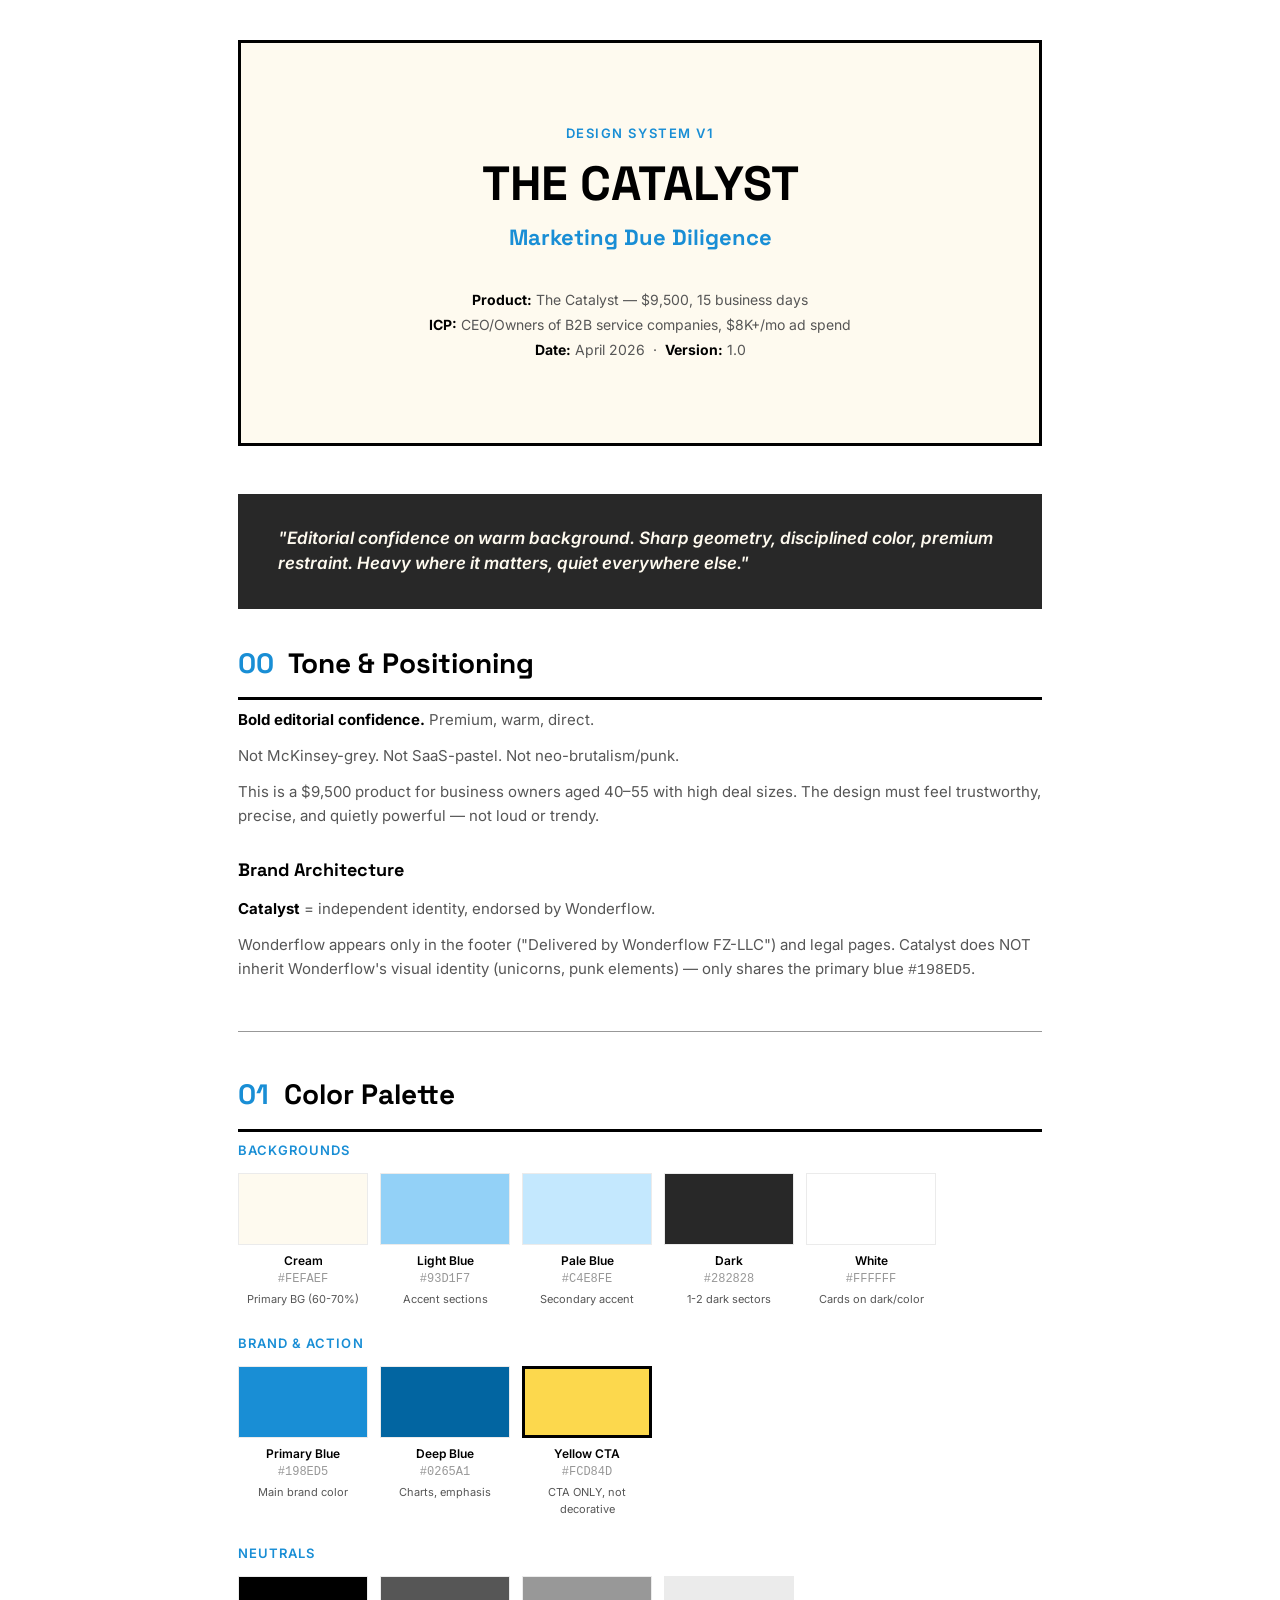
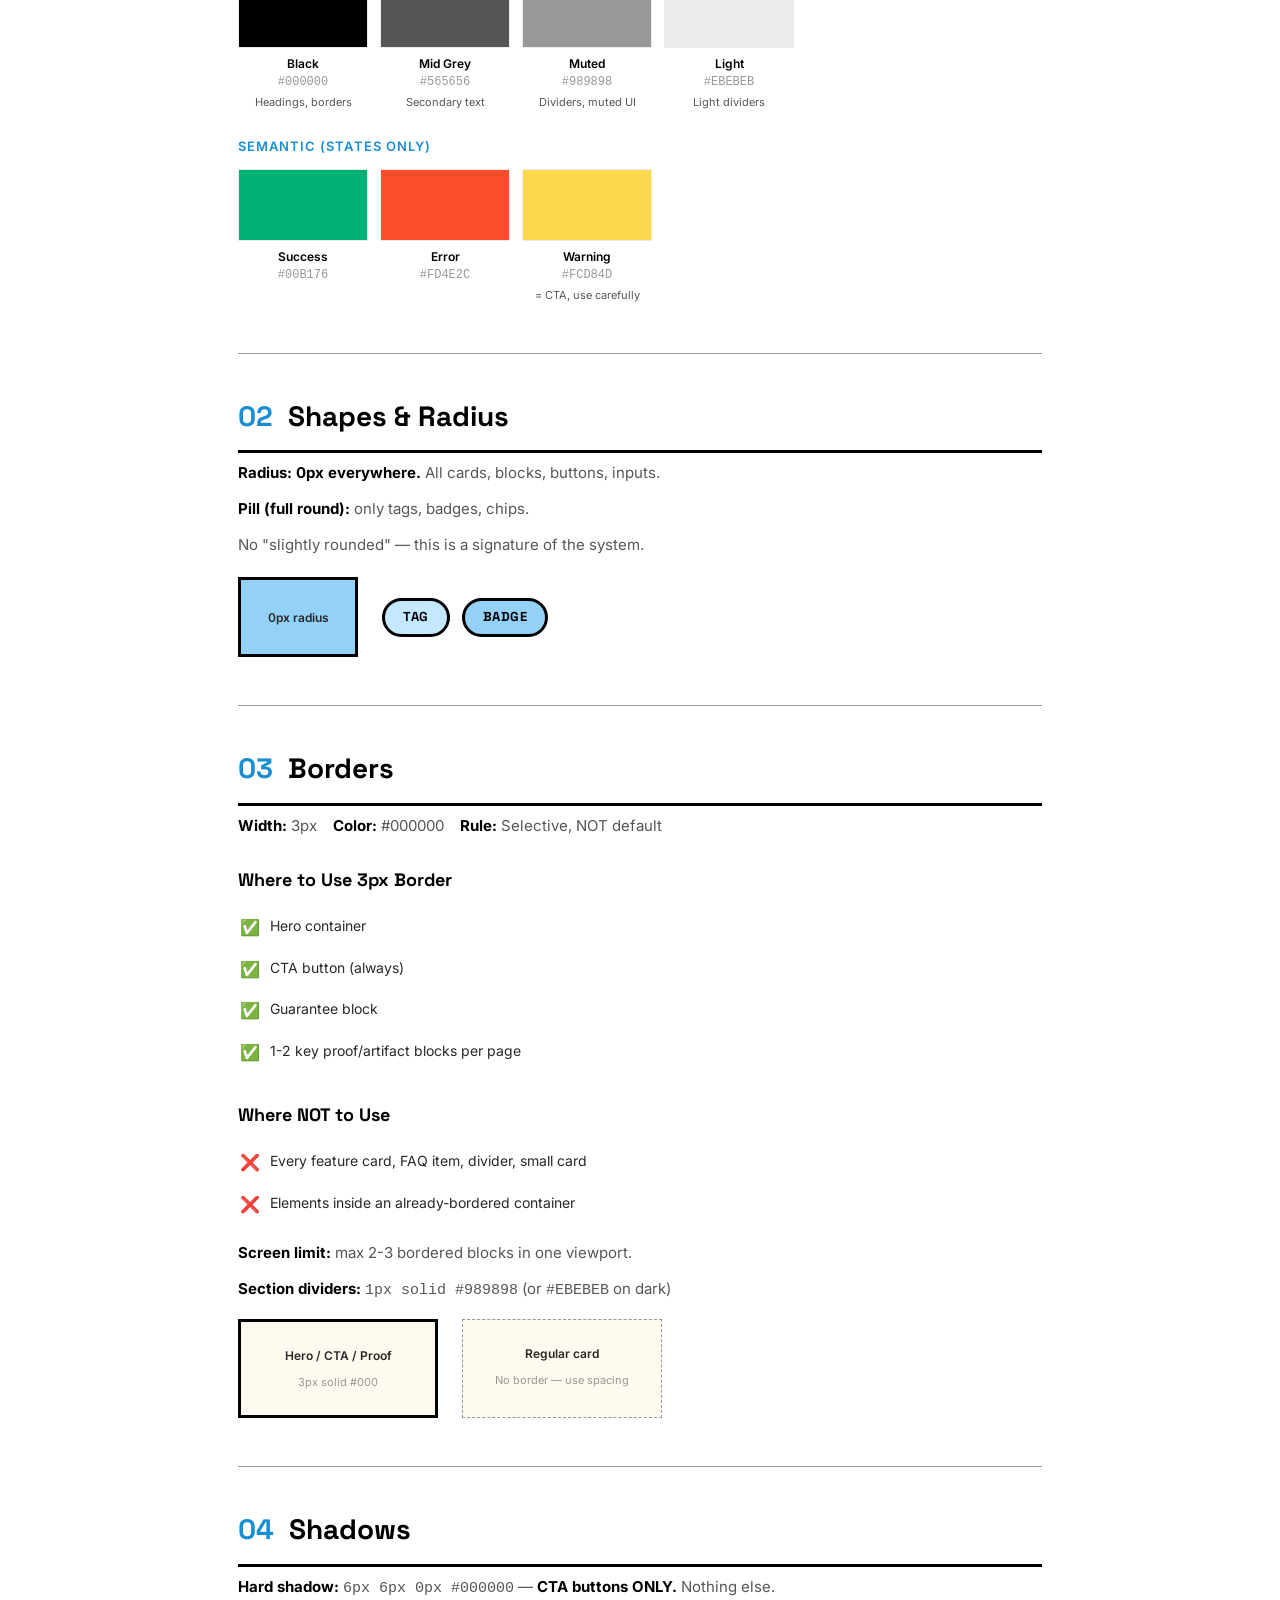
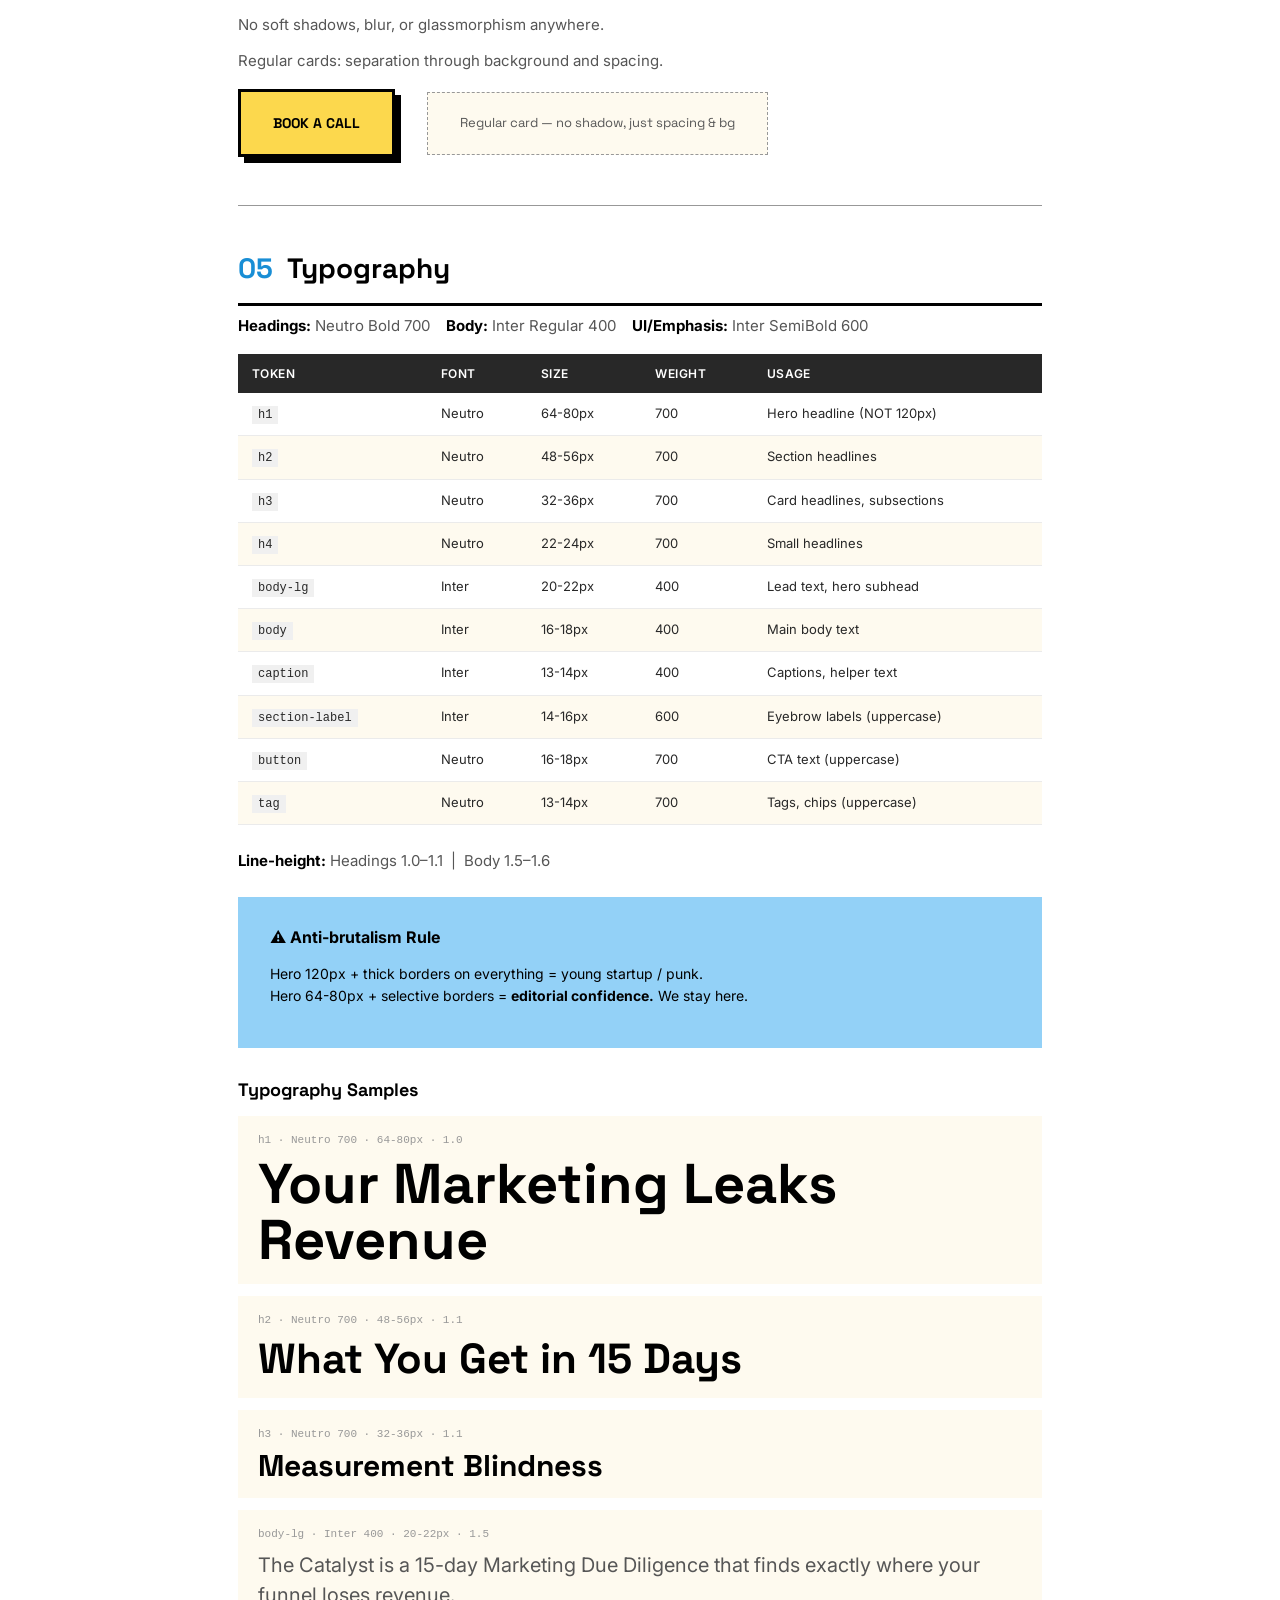
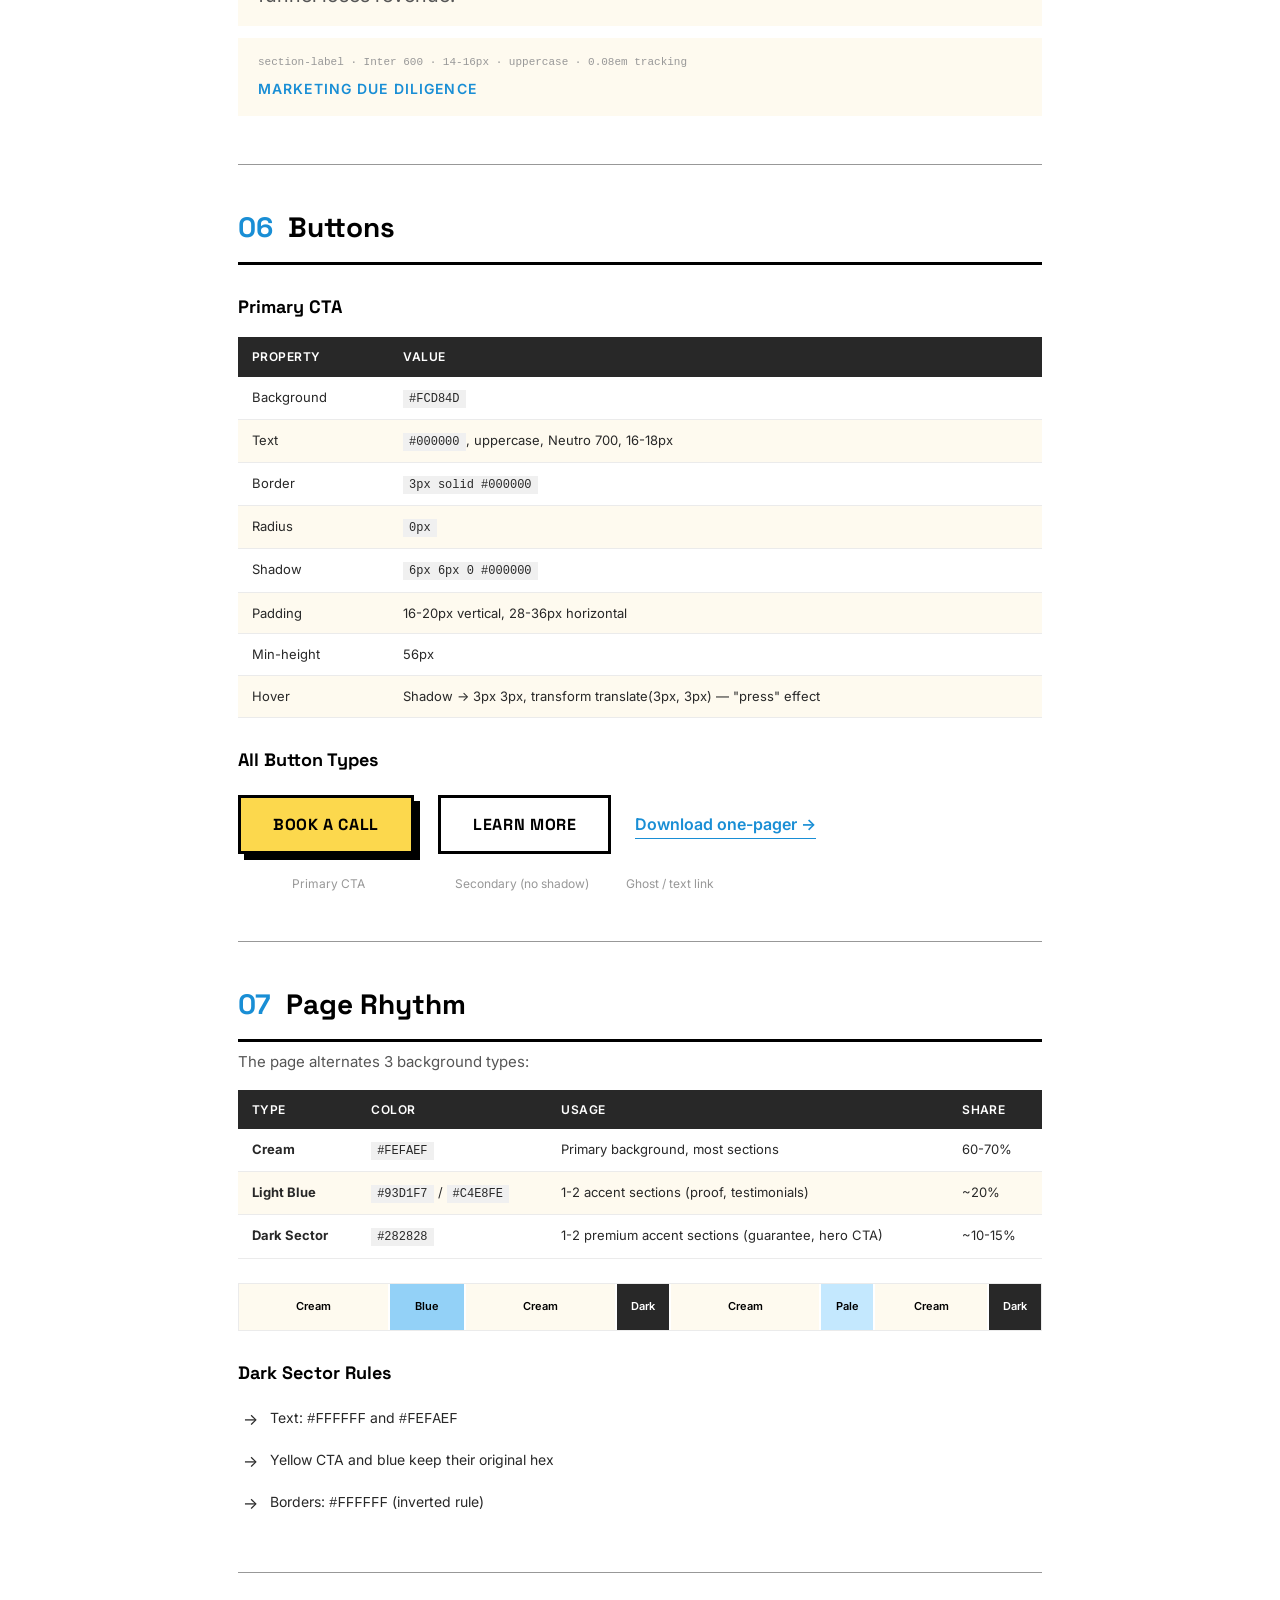
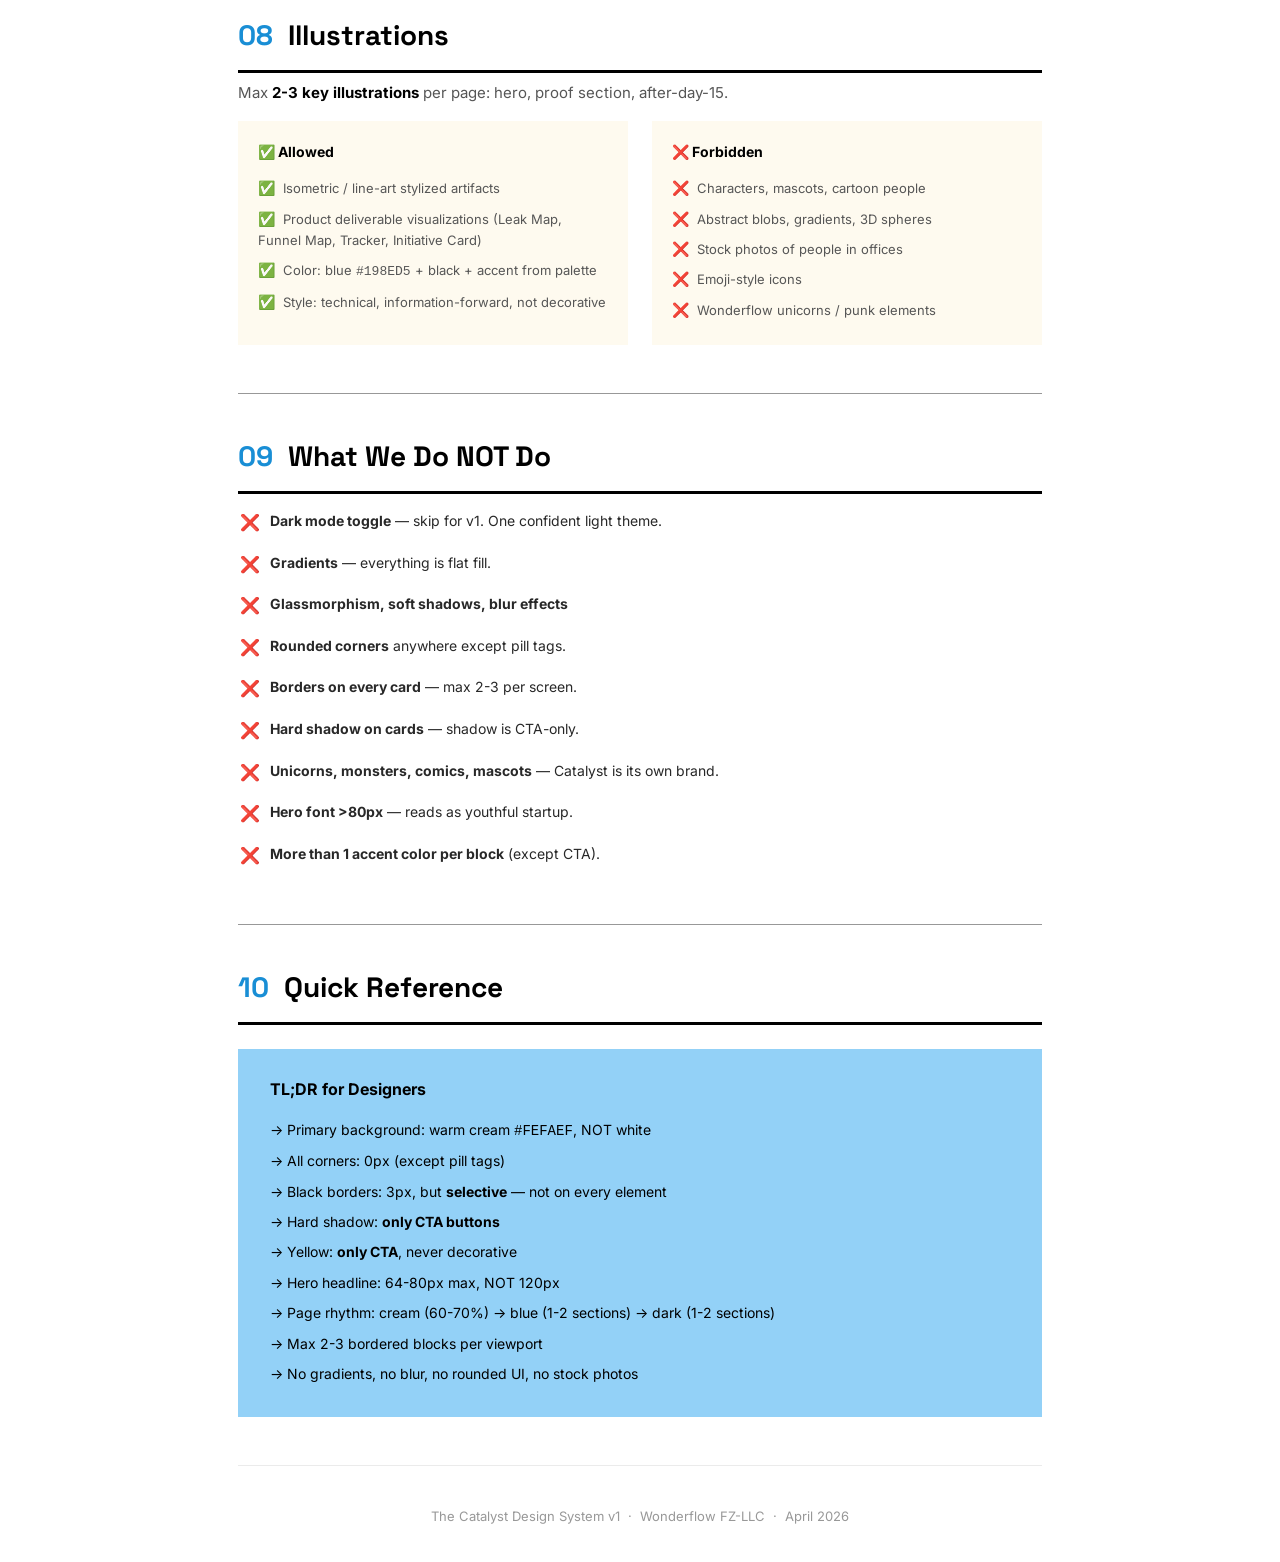
<file: index.html>
<!DOCTYPE html>
<html lang="en">
<head>
  <meta charset="UTF-8">
  <meta name="viewport" content="width=device-width, initial-scale=1.0">
  <title>The Catalyst — Design System v1</title>
  <link href="https://fonts.googleapis.com/css2?family=Inter:wght@400;600;700&family=Space+Grotesk:wght@700&display=swap" rel="stylesheet">
  <style>
    /* Try local Neutro first, fallback to Space Grotesk (geometric, bold) */
    @font-face {
      font-family: 'Neutro';
      src: local('Neutro Bold'), local('Neutro-Bold'), local('NeutroBold');
      font-weight: 700;
      font-style: normal;
    }
    @font-face {
      font-family: 'Neutro';
      src: local('Neutro'), local('Neutro-Regular');
      font-weight: 400;
      font-style: normal;
    }
    /* ── Reset ── */
    *, *::before, *::after { box-sizing: border-box; margin: 0; padding: 0; }

    /* ── Page ── */
    body {
      font-family: 'Inter', sans-serif;
      font-size: 15px;
      line-height: 1.6;
      color: #282828;
      background: #FFFFFF;
      -webkit-print-color-adjust: exact;
      print-color-adjust: exact;
    }

    /* ── Print settings ── */
    @media print {
      body { font-size: 11px; }
      .page-break { page-break-before: always; }
      .no-break { page-break-inside: avoid; }
      section { page-break-inside: avoid; }
    }

    /* ── Layout ── */
    .container {
      max-width: 900px;
      margin: 0 auto;
      padding: 40px 48px;
    }

    /* ── Cover ── */
    .cover {
      background: #FEFAEF;
      border: 3px solid #000;
      padding: 80px 60px;
      margin-bottom: 48px;
      text-align: center;
    }
    .cover-label {
      font-size: 13px;
      font-weight: 600;
      text-transform: uppercase;
      letter-spacing: 0.12em;
      color: #198ED5;
      margin-bottom: 16px;
    }
    .cover h1 {
      font-family: 'Neutro', 'Space Grotesk', sans-serif;
      font-size: 48px;
      font-weight: 700;
      line-height: 1.0;
      color: #000;
      margin-bottom: 12px;
    }
    .cover .subtitle {
      font-family: 'Neutro', 'Space Grotesk', sans-serif;
      font-size: 22px;
      font-weight: 700;
      color: #198ED5;
      margin-bottom: 32px;
    }
    .cover .meta {
      font-size: 14px;
      color: #565656;
      line-height: 1.8;
    }
    .cover .meta strong { color: #000; }

    /* ── Sections ── */
    section {
      margin-bottom: 48px;
    }
    section h2 {
      font-family: 'Neutro', 'Space Grotesk', sans-serif;
      font-size: 28px;
      font-weight: 700;
      color: #000;
      margin-bottom: 8px;
      padding-bottom: 12px;
      border-bottom: 3px solid #000;
    }
    section h2 .num {
      color: #198ED5;
      margin-right: 8px;
    }
    section h3 {
      font-family: 'Neutro', 'Space Grotesk', sans-serif;
      font-size: 18px;
      font-weight: 700;
      color: #000;
      margin-top: 28px;
      margin-bottom: 12px;
    }
    section p {
      margin-bottom: 12px;
      color: #565656;
    }
    section p strong { color: #000; }

    /* ── Principle Banner ── */
    .principle {
      background: #282828;
      color: #FEFAEF;
      padding: 32px 40px;
      margin: 32px 0;
      font-size: 17px;
      font-weight: 600;
      line-height: 1.5;
      font-style: italic;
    }

    /* ── Color Swatches ── */
    .swatch-group {
      margin-bottom: 24px;
    }
    .swatch-group-title {
      font-size: 13px;
      font-weight: 600;
      text-transform: uppercase;
      letter-spacing: 0.08em;
      color: #198ED5;
      margin-bottom: 12px;
    }
    .swatches {
      display: flex;
      flex-wrap: wrap;
      gap: 12px;
    }
    .swatch {
      width: 130px;
      text-align: center;
    }
    .swatch-color {
      width: 130px;
      height: 72px;
      border: 1px solid #EBEBEB;
    }
    .swatch-color.dark-border { border: 3px solid #000; }
    .swatch-label {
      font-size: 12px;
      font-weight: 600;
      color: #000;
      margin-top: 6px;
    }
    .swatch-hex {
      font-size: 12px;
      color: #989898;
      font-family: 'SF Mono', 'Menlo', monospace;
    }
    .swatch-role {
      font-size: 11px;
      color: #565656;
      margin-top: 2px;
    }

    /* ── Tables ── */
    table {
      width: 100%;
      border-collapse: collapse;
      margin: 16px 0 24px;
      font-size: 13px;
    }
    thead th {
      background: #282828;
      color: #fff;
      font-weight: 600;
      text-align: left;
      padding: 10px 14px;
      font-size: 12px;
      text-transform: uppercase;
      letter-spacing: 0.04em;
    }
    tbody td {
      padding: 10px 14px;
      border-bottom: 1px solid #EBEBEB;
      vertical-align: top;
    }
    tbody tr:nth-child(even) { background: #FEFAEF; }
    td code {
      font-family: 'SF Mono', 'Menlo', monospace;
      font-size: 12px;
      background: #f0f0f0;
      padding: 2px 6px;
      border-radius: 0;
    }

    /* ── Rule boxes ── */
    .rule-box {
      display: flex;
      gap: 8px;
      align-items: flex-start;
      padding: 8px 0;
    }
    .rule-icon {
      font-size: 16px;
      flex-shrink: 0;
      width: 24px;
      text-align: center;
    }
    .rule-text {
      font-size: 14px;
      color: #282828;
    }

    /* ── Button Demos ── */
    .button-row {
      display: flex;
      gap: 24px;
      align-items: center;
      margin: 20px 0;
      flex-wrap: wrap;
    }
    .demo-btn-primary {
      font-family: 'Neutro', 'Space Grotesk', sans-serif;
      font-size: 16px;
      font-weight: 700;
      text-transform: uppercase;
      letter-spacing: 0.04em;
      color: #000;
      background: #FCD84D;
      border: 3px solid #000;
      border-radius: 0;
      box-shadow: 6px 6px 0 #000;
      padding: 16px 32px;
      min-height: 56px;
      cursor: pointer;
    }
    .demo-btn-secondary {
      font-family: 'Neutro', 'Space Grotesk', sans-serif;
      font-size: 16px;
      font-weight: 700;
      text-transform: uppercase;
      letter-spacing: 0.04em;
      color: #000;
      background: #fff;
      border: 3px solid #000;
      border-radius: 0;
      box-shadow: none;
      padding: 16px 32px;
      min-height: 56px;
      cursor: pointer;
    }
    .demo-btn-ghost {
      font-family: 'Inter', sans-serif;
      font-size: 16px;
      font-weight: 600;
      color: #198ED5;
      background: none;
      border: none;
      border-bottom: 1px solid #198ED5;
      padding: 4px 0;
      cursor: pointer;
    }

    /* ── Tag Demo ── */
    .demo-tag {
      display: inline-flex;
      font-family: 'Neutro', 'Space Grotesk', sans-serif;
      font-size: 13px;
      font-weight: 700;
      text-transform: uppercase;
      letter-spacing: 0.04em;
      color: #000;
      border: 3px solid #000;
      border-radius: 999px;
      padding: 6px 18px;
      margin-right: 8px;
    }

    /* ── Typography Demo ── */
    .typo-demo {
      margin: 12px 0;
      padding: 16px 20px;
      background: #FEFAEF;
    }
    .typo-meta {
      font-size: 11px;
      color: #989898;
      font-family: 'SF Mono', 'Menlo', monospace;
      margin-bottom: 6px;
    }

    /* ── Page Rhythm Demo ── */
    .rhythm-demo {
      display: flex;
      gap: 2px;
      margin: 20px 0;
      height: 48px;
      border: 1px solid #EBEBEB;
      overflow: hidden;
    }
    .rhythm-block {
      display: flex;
      align-items: center;
      justify-content: center;
      font-size: 11px;
      font-weight: 600;
      color: #000;
    }

    /* ── Divider ── */
    hr {
      border: none;
      border-top: 1px solid #989898;
      margin: 40px 0;
    }

    /* ── Illustration rules ── */
    .two-col {
      display: grid;
      grid-template-columns: 1fr 1fr;
      gap: 24px;
      margin: 16px 0;
    }
    .col-card {
      padding: 20px;
      background: #FEFAEF;
    }
    .col-card h4 {
      font-size: 14px;
      font-weight: 700;
      margin-bottom: 10px;
      color: #000;
    }
    .col-card ul {
      list-style: none;
      padding: 0;
    }
    .col-card li {
      font-size: 13px;
      padding: 4px 0;
      color: #565656;
    }
    .col-card li::before {
      margin-right: 8px;
      font-size: 14px;
    }
    .col-card.allowed li::before { content: "✅"; }
    .col-card.forbidden li::before { content: "❌"; }

    /* ── Quick ref block ── */
    .quick-ref {
      background: #93D1F7;
      padding: 28px 32px;
      margin: 24px 0;
    }
    .quick-ref h4 {
      font-size: 16px;
      font-weight: 700;
      color: #000;
      margin-bottom: 12px;
    }
    .quick-ref ul {
      list-style: none;
      padding: 0;
    }
    .quick-ref li {
      font-size: 14px;
      padding: 4px 0;
      color: #000;
    }

    /* ── Border demo ── */
    .border-demo {
      display: flex;
      gap: 24px;
      margin: 16px 0;
      flex-wrap: wrap;
    }
    .border-sample {
      padding: 24px;
      width: 200px;
      text-align: center;
      font-size: 12px;
      font-weight: 600;
      color: #282828;
      background: #FEFAEF;
    }
    .border-sample.with-border { border: 3px solid #000; }
    .border-sample.no-border { border: 1px dashed #989898; }
    .border-sample .label {
      display: block;
      margin-top: 8px;
      font-size: 11px;
      color: #989898;
      font-weight: 400;
    }

    /* ── Shadow demo ── */
    .shadow-demo {
      display: flex;
      gap: 32px;
      margin: 16px 0;
      align-items: center;
    }
    .shadow-sample {
      font-family: 'Neutro', 'Space Grotesk', sans-serif;
      padding: 20px 32px;
      font-size: 14px;
      font-weight: 700;
      text-transform: uppercase;
      background: #FCD84D;
      border: 3px solid #000;
      box-shadow: 6px 6px 0 #000;
      color: #000;
    }
    .shadow-sample.no-shadow {
      background: #FEFAEF;
      box-shadow: none;
      border: 1px dashed #989898;
      text-transform: none;
      font-weight: 400;
      font-size: 13px;
      color: #565656;
    }
  </style>
</head>
<body>
  <div class="container">

    <!-- ══════════════ COVER ══════════════ -->
    <div class="cover">
      <div class="cover-label">Design System v1</div>
      <h1>THE CATALYST</h1>
      <div class="subtitle">Marketing Due Diligence</div>
      <div class="meta">
        <strong>Product:</strong> The Catalyst — $9,500, 15 business days<br>
        <strong>ICP:</strong> CEO/Owners of B2B service companies, $8K+/mo ad spend<br>
        <strong>Date:</strong> April 2026 &nbsp;·&nbsp; <strong>Version:</strong> 1.0
      </div>
    </div>

    <!-- ══════════════ PRINCIPLE ══════════════ -->
    <div class="principle">
      "Editorial confidence on warm background. Sharp geometry, disciplined color, premium restraint. Heavy where it matters, quiet everywhere else."
    </div>

    <!-- ══════════════ TONE ══════════════ -->
    <section>
      <h2><span class="num">00</span> Tone & Positioning</h2>
      <p><strong>Bold editorial confidence.</strong> Premium, warm, direct.</p>
      <p>Not McKinsey-grey. Not SaaS-pastel. Not neo-brutalism/punk.</p>
      <p>This is a $9,500 product for business owners aged 40–55 with high deal sizes. The design must feel trustworthy, precise, and quietly powerful — not loud or trendy.</p>

      <h3>Brand Architecture</h3>
      <p><strong>Catalyst</strong> = independent identity, endorsed by Wonderflow.</p>
      <p>Wonderflow appears only in the footer ("Delivered by Wonderflow FZ-LLC") and legal pages. Catalyst does NOT inherit Wonderflow's visual identity (unicorns, punk elements) — only shares the primary blue <code>#198ED5</code>.</p>
    </section>

    <hr>

    <!-- ══════════════ 1. PALETTE ══════════════ -->
    <section class="page-break">
      <h2><span class="num">01</span> Color Palette</h2>

      <div class="swatch-group">
        <div class="swatch-group-title">Backgrounds</div>
        <div class="swatches">
          <div class="swatch">
            <div class="swatch-color" style="background: #FEFAEF;"></div>
            <div class="swatch-label">Cream</div>
            <div class="swatch-hex">#FEFAEF</div>
            <div class="swatch-role">Primary BG (60-70%)</div>
          </div>
          <div class="swatch">
            <div class="swatch-color" style="background: #93D1F7;"></div>
            <div class="swatch-label">Light Blue</div>
            <div class="swatch-hex">#93D1F7</div>
            <div class="swatch-role">Accent sections</div>
          </div>
          <div class="swatch">
            <div class="swatch-color" style="background: #C4E8FE;"></div>
            <div class="swatch-label">Pale Blue</div>
            <div class="swatch-hex">#C4E8FE</div>
            <div class="swatch-role">Secondary accent</div>
          </div>
          <div class="swatch">
            <div class="swatch-color" style="background: #282828;"></div>
            <div class="swatch-label">Dark</div>
            <div class="swatch-hex">#282828</div>
            <div class="swatch-role">1-2 dark sectors</div>
          </div>
          <div class="swatch">
            <div class="swatch-color" style="background: #FFFFFF;"></div>
            <div class="swatch-label">White</div>
            <div class="swatch-hex">#FFFFFF</div>
            <div class="swatch-role">Cards on dark/color</div>
          </div>
        </div>
      </div>

      <div class="swatch-group">
        <div class="swatch-group-title">Brand & Action</div>
        <div class="swatches">
          <div class="swatch">
            <div class="swatch-color" style="background: #198ED5;"></div>
            <div class="swatch-label">Primary Blue</div>
            <div class="swatch-hex">#198ED5</div>
            <div class="swatch-role">Main brand color</div>
          </div>
          <div class="swatch">
            <div class="swatch-color" style="background: #0265A1;"></div>
            <div class="swatch-label">Deep Blue</div>
            <div class="swatch-hex">#0265A1</div>
            <div class="swatch-role">Charts, emphasis</div>
          </div>
          <div class="swatch">
            <div class="swatch-color dark-border" style="background: #FCD84D;"></div>
            <div class="swatch-label">Yellow CTA</div>
            <div class="swatch-hex">#FCD84D</div>
            <div class="swatch-role">CTA ONLY, not decorative</div>
          </div>
        </div>
      </div>

      <div class="swatch-group">
        <div class="swatch-group-title">Neutrals</div>
        <div class="swatches">
          <div class="swatch">
            <div class="swatch-color" style="background: #000000;"></div>
            <div class="swatch-label">Black</div>
            <div class="swatch-hex">#000000</div>
            <div class="swatch-role">Headings, borders</div>
          </div>
          <div class="swatch">
            <div class="swatch-color" style="background: #565656;"></div>
            <div class="swatch-label">Mid Grey</div>
            <div class="swatch-hex">#565656</div>
            <div class="swatch-role">Secondary text</div>
          </div>
          <div class="swatch">
            <div class="swatch-color" style="background: #989898;"></div>
            <div class="swatch-label">Muted</div>
            <div class="swatch-hex">#989898</div>
            <div class="swatch-role">Dividers, muted UI</div>
          </div>
          <div class="swatch">
            <div class="swatch-color" style="background: #EBEBEB;"></div>
            <div class="swatch-label">Light</div>
            <div class="swatch-hex">#EBEBEB</div>
            <div class="swatch-role">Light dividers</div>
          </div>
        </div>
      </div>

      <div class="swatch-group">
        <div class="swatch-group-title">Semantic (states only)</div>
        <div class="swatches">
          <div class="swatch">
            <div class="swatch-color" style="background: #00B176;"></div>
            <div class="swatch-label">Success</div>
            <div class="swatch-hex">#00B176</div>
          </div>
          <div class="swatch">
            <div class="swatch-color" style="background: #FD4E2C;"></div>
            <div class="swatch-label">Error</div>
            <div class="swatch-hex">#FD4E2C</div>
          </div>
          <div class="swatch">
            <div class="swatch-color" style="background: #FCD84D;"></div>
            <div class="swatch-label">Warning</div>
            <div class="swatch-hex">#FCD84D</div>
            <div class="swatch-role">= CTA, use carefully</div>
          </div>
        </div>
      </div>
    </section>

    <hr>

    <!-- ══════════════ 2. RADIUS ══════════════ -->
    <section>
      <h2><span class="num">02</span> Shapes & Radius</h2>
      <p><strong>Radius: 0px everywhere.</strong> All cards, blocks, buttons, inputs.</p>
      <p><strong>Pill (full round):</strong> only tags, badges, chips.</p>
      <p>No "slightly rounded" — this is a signature of the system.</p>

      <div style="display: flex; gap: 24px; margin: 20px 0; align-items: center;">
        <div style="width: 120px; height: 80px; background: #93D1F7; border: 3px solid #000; display: flex; align-items: center; justify-content: center; font-size: 12px; font-weight: 600;">0px radius</div>
        <div>
          <span class="demo-tag" style="background: #C4E8FE;">TAG</span>
          <span class="demo-tag" style="background: #93D1F7;">BADGE</span>
        </div>
      </div>
    </section>

    <hr>

    <!-- ══════════════ 3. BORDERS ══════════════ -->
    <section>
      <h2><span class="num">03</span> Borders</h2>
      <p><strong>Width:</strong> 3px &nbsp;&nbsp; <strong>Color:</strong> #000000 &nbsp;&nbsp; <strong>Rule:</strong> Selective, NOT default</p>

      <h3>Where to Use 3px Border</h3>
      <div class="rule-box"><span class="rule-icon">✅</span><span class="rule-text">Hero container</span></div>
      <div class="rule-box"><span class="rule-icon">✅</span><span class="rule-text">CTA button (always)</span></div>
      <div class="rule-box"><span class="rule-icon">✅</span><span class="rule-text">Guarantee block</span></div>
      <div class="rule-box"><span class="rule-icon">✅</span><span class="rule-text">1-2 key proof/artifact blocks per page</span></div>

      <h3>Where NOT to Use</h3>
      <div class="rule-box"><span class="rule-icon">❌</span><span class="rule-text">Every feature card, FAQ item, divider, small card</span></div>
      <div class="rule-box"><span class="rule-icon">❌</span><span class="rule-text">Elements inside an already-bordered container</span></div>

      <p style="margin-top: 16px;"><strong>Screen limit:</strong> max 2-3 bordered blocks in one viewport.</p>
      <p><strong>Section dividers:</strong> <code>1px solid #989898</code> (or <code>#EBEBEB</code> on dark)</p>

      <div class="border-demo">
        <div class="border-sample with-border">Hero / CTA / Proof<span class="label">3px solid #000</span></div>
        <div class="border-sample no-border">Regular card<span class="label">No border — use spacing</span></div>
      </div>
    </section>

    <hr>

    <!-- ══════════════ 4. SHADOWS ══════════════ -->
    <section>
      <h2><span class="num">04</span> Shadows</h2>
      <p><strong>Hard shadow:</strong> <code>6px 6px 0px #000000</code> — <strong>CTA buttons ONLY.</strong> Nothing else.</p>
      <p>No soft shadows, blur, or glassmorphism anywhere.</p>
      <p>Regular cards: separation through background and spacing.</p>

      <div class="shadow-demo">
        <div class="shadow-sample">BOOK A CALL</div>
        <div class="shadow-sample no-shadow">Regular card — no shadow, just spacing & bg</div>
      </div>
    </section>

    <hr>

    <!-- ══════════════ 5. TYPOGRAPHY ══════════════ -->
    <section class="page-break">
      <h2><span class="num">05</span> Typography</h2>
      <p><strong>Headings:</strong> Neutro Bold 700 &nbsp;&nbsp; <strong>Body:</strong> Inter Regular 400 &nbsp;&nbsp; <strong>UI/Emphasis:</strong> Inter SemiBold 600</p>

      <table>
        <thead>
          <tr><th>Token</th><th>Font</th><th>Size</th><th>Weight</th><th>Usage</th></tr>
        </thead>
        <tbody>
          <tr><td><code>h1</code></td><td>Neutro</td><td>64-80px</td><td>700</td><td>Hero headline (NOT 120px)</td></tr>
          <tr><td><code>h2</code></td><td>Neutro</td><td>48-56px</td><td>700</td><td>Section headlines</td></tr>
          <tr><td><code>h3</code></td><td>Neutro</td><td>32-36px</td><td>700</td><td>Card headlines, subsections</td></tr>
          <tr><td><code>h4</code></td><td>Neutro</td><td>22-24px</td><td>700</td><td>Small headlines</td></tr>
          <tr><td><code>body-lg</code></td><td>Inter</td><td>20-22px</td><td>400</td><td>Lead text, hero subhead</td></tr>
          <tr><td><code>body</code></td><td>Inter</td><td>16-18px</td><td>400</td><td>Main body text</td></tr>
          <tr><td><code>caption</code></td><td>Inter</td><td>13-14px</td><td>400</td><td>Captions, helper text</td></tr>
          <tr><td><code>section-label</code></td><td>Inter</td><td>14-16px</td><td>600</td><td>Eyebrow labels (uppercase)</td></tr>
          <tr><td><code>button</code></td><td>Neutro</td><td>16-18px</td><td>700</td><td>CTA text (uppercase)</td></tr>
          <tr><td><code>tag</code></td><td>Neutro</td><td>13-14px</td><td>700</td><td>Tags, chips (uppercase)</td></tr>
        </tbody>
      </table>

      <p><strong>Line-height:</strong> Headings 1.0–1.1 &nbsp;|&nbsp; Body 1.5–1.6</p>

      <div class="quick-ref">
        <h4>⚠️ Anti-brutalism Rule</h4>
        <p style="font-size: 14px; color: #000;">Hero 120px + thick borders on everything = young startup / punk.<br>
        Hero 64-80px + selective borders = <strong>editorial confidence.</strong> We stay here.</p>
      </div>

      <h3>Typography Samples</h3>
      <div class="typo-demo">
        <div class="typo-meta">h1 · Neutro 700 · 64-80px · 1.0</div>
        <div style="font-family: 'Neutro', 'Space Grotesk', sans-serif; font-size: 56px; font-weight: 700; line-height: 1.0; color: #000;">Your Marketing Leaks Revenue</div>
      </div>
      <div class="typo-demo">
        <div class="typo-meta">h2 · Neutro 700 · 48-56px · 1.1</div>
        <div style="font-family: 'Neutro', 'Space Grotesk', sans-serif; font-size: 42px; font-weight: 700; line-height: 1.1; color: #000;">What You Get in 15 Days</div>
      </div>
      <div class="typo-demo">
        <div class="typo-meta">h3 · Neutro 700 · 32-36px · 1.1</div>
        <div style="font-family: 'Neutro', 'Space Grotesk', sans-serif; font-size: 30px; font-weight: 700; line-height: 1.1; color: #000;">Measurement Blindness</div>
      </div>
      <div class="typo-demo">
        <div class="typo-meta">body-lg · Inter 400 · 20-22px · 1.5</div>
        <div style="font-size: 20px; font-weight: 400; line-height: 1.5; color: #565656;">The Catalyst is a 15-day Marketing Due Diligence that finds exactly where your funnel loses revenue.</div>
      </div>
      <div class="typo-demo">
        <div class="typo-meta">section-label · Inter 600 · 14-16px · uppercase · 0.08em tracking</div>
        <div style="font-size: 14px; font-weight: 600; text-transform: uppercase; letter-spacing: 0.08em; color: #198ED5;">Marketing Due Diligence</div>
      </div>
    </section>

    <hr>

    <!-- ══════════════ 6. BUTTONS ══════════════ -->
    <section>
      <h2><span class="num">06</span> Buttons</h2>

      <h3>Primary CTA</h3>
      <table>
        <thead><tr><th>Property</th><th>Value</th></tr></thead>
        <tbody>
          <tr><td>Background</td><td><code>#FCD84D</code></td></tr>
          <tr><td>Text</td><td><code>#000000</code>, uppercase, Neutro 700, 16-18px</td></tr>
          <tr><td>Border</td><td><code>3px solid #000000</code></td></tr>
          <tr><td>Radius</td><td><code>0px</code></td></tr>
          <tr><td>Shadow</td><td><code>6px 6px 0 #000000</code></td></tr>
          <tr><td>Padding</td><td>16-20px vertical, 28-36px horizontal</td></tr>
          <tr><td>Min-height</td><td>56px</td></tr>
          <tr><td>Hover</td><td>Shadow → 3px 3px, transform translate(3px, 3px) — "press" effect</td></tr>
        </tbody>
      </table>

      <h3>All Button Types</h3>
      <div class="button-row">
        <button class="demo-btn-primary">Book a Call</button>
        <button class="demo-btn-secondary">Learn More</button>
        <button class="demo-btn-ghost">Download one-pager →</button>
      </div>
      <div style="display: flex; gap: 24px; margin-top: 8px; font-size: 12px; color: #989898;">
        <span style="width: 180px; text-align: center;">Primary CTA</span>
        <span style="width: 160px; text-align: center;">Secondary (no shadow)</span>
        <span>Ghost / text link</span>
      </div>
    </section>

    <hr>

    <!-- ══════════════ 7. PAGE RHYTHM ══════════════ -->
    <section>
      <h2><span class="num">07</span> Page Rhythm</h2>
      <p>The page alternates 3 background types:</p>

      <table>
        <thead><tr><th>Type</th><th>Color</th><th>Usage</th><th>Share</th></tr></thead>
        <tbody>
          <tr><td><strong>Cream</strong></td><td><code>#FEFAEF</code></td><td>Primary background, most sections</td><td>60-70%</td></tr>
          <tr><td><strong>Light Blue</strong></td><td><code>#93D1F7</code> / <code>#C4E8FE</code></td><td>1-2 accent sections (proof, testimonials)</td><td>~20%</td></tr>
          <tr><td><strong>Dark Sector</strong></td><td><code>#282828</code></td><td>1-2 premium accent sections (guarantee, hero CTA)</td><td>~10-15%</td></tr>
        </tbody>
      </table>

      <div class="rhythm-demo">
        <div class="rhythm-block" style="flex: 2; background: #FEFAEF;">Cream</div>
        <div class="rhythm-block" style="flex: 1; background: #93D1F7;">Blue</div>
        <div class="rhythm-block" style="flex: 2; background: #FEFAEF;">Cream</div>
        <div class="rhythm-block" style="flex: 0.7; background: #282828; color: #fff;">Dark</div>
        <div class="rhythm-block" style="flex: 2; background: #FEFAEF;">Cream</div>
        <div class="rhythm-block" style="flex: 0.7; background: #C4E8FE;">Pale</div>
        <div class="rhythm-block" style="flex: 1.5; background: #FEFAEF;">Cream</div>
        <div class="rhythm-block" style="flex: 0.7; background: #282828; color: #fff;">Dark</div>
      </div>

      <h3>Dark Sector Rules</h3>
      <div class="rule-box"><span class="rule-icon">→</span><span class="rule-text">Text: <code>#FFFFFF</code> and <code>#FEFAEF</code></span></div>
      <div class="rule-box"><span class="rule-icon">→</span><span class="rule-text">Yellow CTA and blue keep their original hex</span></div>
      <div class="rule-box"><span class="rule-icon">→</span><span class="rule-text">Borders: <code>#FFFFFF</code> (inverted rule)</span></div>
    </section>

    <hr>

    <!-- ══════════════ 8. ILLUSTRATIONS ══════════════ -->
    <section>
      <h2><span class="num">08</span> Illustrations</h2>
      <p>Max <strong>2-3 key illustrations</strong> per page: hero, proof section, after-day-15.</p>

      <div class="two-col">
        <div class="col-card allowed">
          <h4>✅ Allowed</h4>
          <ul>
            <li>Isometric / line-art stylized artifacts</li>
            <li>Product deliverable visualizations (Leak Map, Funnel Map, Tracker, Initiative Card)</li>
            <li>Color: blue <code>#198ED5</code> + black + accent from palette</li>
            <li>Style: technical, information-forward, not decorative</li>
          </ul>
        </div>
        <div class="col-card forbidden">
          <h4>❌ Forbidden</h4>
          <ul>
            <li>Characters, mascots, cartoon people</li>
            <li>Abstract blobs, gradients, 3D spheres</li>
            <li>Stock photos of people in offices</li>
            <li>Emoji-style icons</li>
            <li>Wonderflow unicorns / punk elements</li>
          </ul>
        </div>
      </div>
    </section>

    <hr>

    <!-- ══════════════ 9. FORBIDDEN ══════════════ -->
    <section>
      <h2><span class="num">09</span> What We Do NOT Do</h2>

      <div class="rule-box"><span class="rule-icon">❌</span><span class="rule-text"><strong>Dark mode toggle</strong> — skip for v1. One confident light theme.</span></div>
      <div class="rule-box"><span class="rule-icon">❌</span><span class="rule-text"><strong>Gradients</strong> — everything is flat fill.</span></div>
      <div class="rule-box"><span class="rule-icon">❌</span><span class="rule-text"><strong>Glassmorphism, soft shadows, blur effects</strong></span></div>
      <div class="rule-box"><span class="rule-icon">❌</span><span class="rule-text"><strong>Rounded corners</strong> anywhere except pill tags.</span></div>
      <div class="rule-box"><span class="rule-icon">❌</span><span class="rule-text"><strong>Borders on every card</strong> — max 2-3 per screen.</span></div>
      <div class="rule-box"><span class="rule-icon">❌</span><span class="rule-text"><strong>Hard shadow on cards</strong> — shadow is CTA-only.</span></div>
      <div class="rule-box"><span class="rule-icon">❌</span><span class="rule-text"><strong>Unicorns, monsters, comics, mascots</strong> — Catalyst is its own brand.</span></div>
      <div class="rule-box"><span class="rule-icon">❌</span><span class="rule-text"><strong>Hero font >80px</strong> — reads as youthful startup.</span></div>
      <div class="rule-box"><span class="rule-icon">❌</span><span class="rule-text"><strong>More than 1 accent color per block</strong> (except CTA).</span></div>
    </section>

    <hr>

    <!-- ══════════════ QUICK REF ══════════════ -->
    <section>
      <h2><span class="num">10</span> Quick Reference</h2>

      <div class="quick-ref">
        <h4>TL;DR for Designers</h4>
        <ul>
          <li>→ Primary background: warm cream <code>#FEFAEF</code>, NOT white</li>
          <li>→ All corners: 0px (except pill tags)</li>
          <li>→ Black borders: 3px, but <strong>selective</strong> — not on every element</li>
          <li>→ Hard shadow: <strong>only CTA buttons</strong></li>
          <li>→ Yellow: <strong>only CTA</strong>, never decorative</li>
          <li>→ Hero headline: 64-80px max, NOT 120px</li>
          <li>→ Page rhythm: cream (60-70%) → blue (1-2 sections) → dark (1-2 sections)</li>
          <li>→ Max 2-3 bordered blocks per viewport</li>
          <li>→ No gradients, no blur, no rounded UI, no stock photos</li>
        </ul>
      </div>
    </section>

    <!-- ══════════════ FOOTER ══════════════ -->
    <div style="text-align: center; padding: 40px 0 20px; border-top: 1px solid #EBEBEB; font-size: 13px; color: #989898;">
      The Catalyst Design System v1 &nbsp;·&nbsp; Wonderflow FZ-LLC &nbsp;·&nbsp; April 2026
    </div>

  </div>
</body>
</html>
</file>
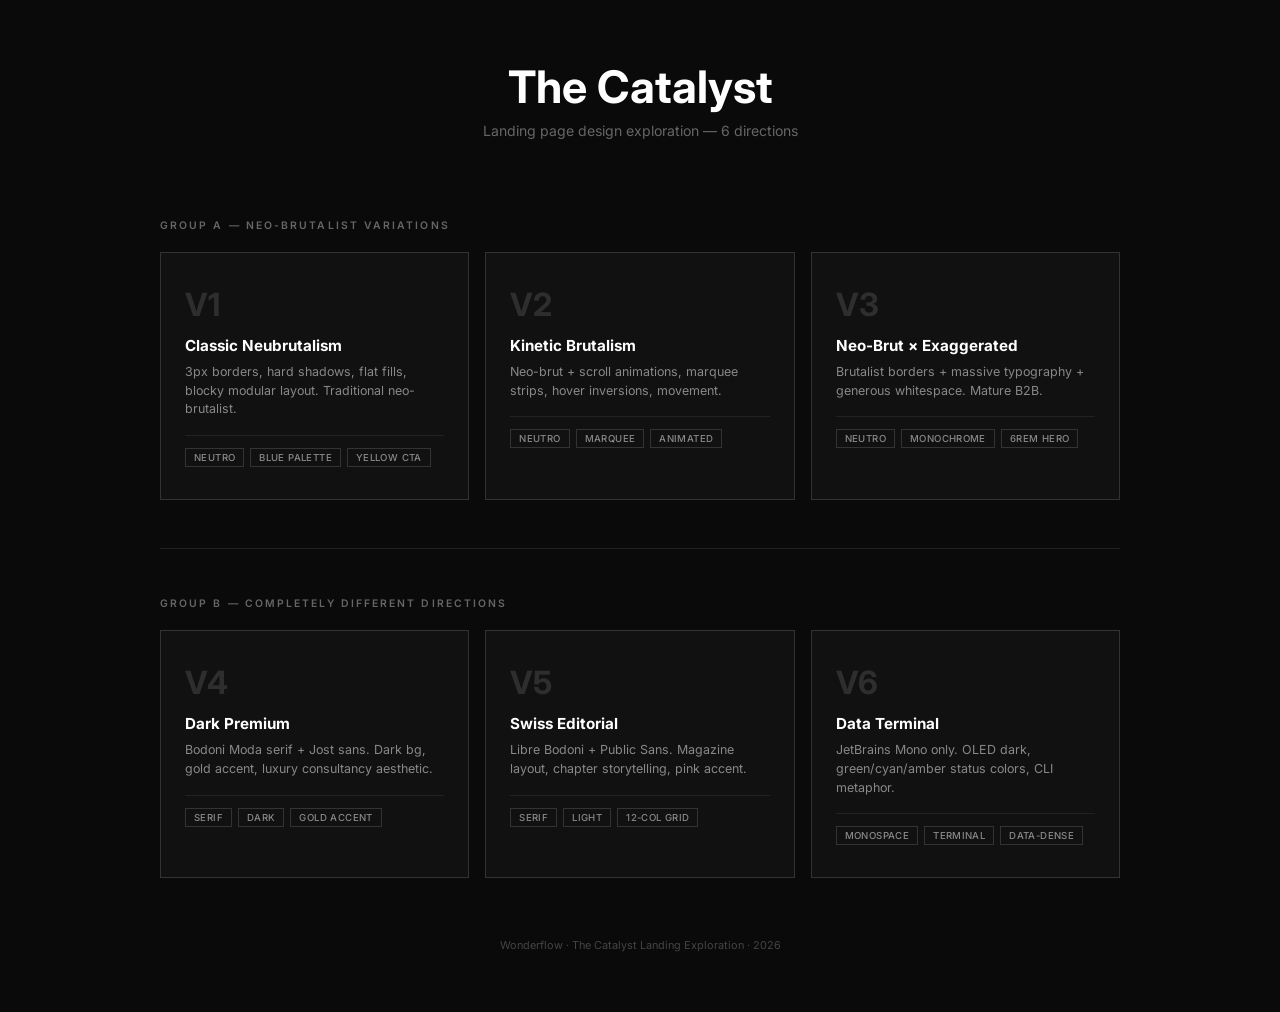
<file: landing/index.html>
<!DOCTYPE html>
<html lang="en">
<head>
<meta charset="UTF-8">
<meta name="viewport" content="width=device-width, initial-scale=1.0">
<title>The Catalyst — Landing Page Variants</title>
<style>
@import url('https://fonts.googleapis.com/css2?family=Inter:wght@400;500;600;700&display=swap');
* { box-sizing: border-box; margin: 0; padding: 0; }
body {
  font-family: 'Inter', system-ui, sans-serif;
  background: #0A0A0A;
  color: #fff;
  min-height: 100vh;
  padding: 60px 24px;
}
.container { max-width: 960px; margin: 0 auto; }
h1 {
  font-size: clamp(1.8rem, 4vw, 2.8rem);
  font-weight: 700;
  text-align: center;
  margin-bottom: 8px;
}
.sub {
  color: #666;
  font-size: 0.88rem;
  text-align: center;
  margin-bottom: 16px;
}
.group-label {
  font-size: 0.65rem;
  font-weight: 600;
  text-transform: uppercase;
  letter-spacing: 0.2em;
  color: #666;
  margin-top: 48px;
  margin-bottom: 20px;
  padding-top: 48px;
  border-top: 1px solid #222;
}
.group-label:first-of-type { border-top: none; padding-top: 32px; }
.cards {
  display: grid;
  grid-template-columns: repeat(3, 1fr);
  gap: 16px;
}
.card {
  border: 1px solid #333;
  padding: 32px 24px;
  text-decoration: none;
  color: #fff;
  transition: all 0.25s cubic-bezier(0.16,1,0.3,1);
  position: relative;
  background: #111;
}
.card:hover {
  border-color: #fff;
  transform: translateY(-4px);
  box-shadow: 0 12px 40px rgba(0,0,0,0.4);
}
.card__num {
  font-size: 2rem;
  font-weight: 700;
  margin-bottom: 12px;
  opacity: 0.12;
  transition: opacity 0.2s;
}
.card:hover .card__num { opacity: 0.5; }
.card__title {
  font-size: 0.95rem;
  font-weight: 700;
  margin-bottom: 8px;
}
.card__desc {
  font-size: 0.78rem;
  line-height: 1.5;
  color: #888;
}
.card__meta {
  margin-top: 16px;
  padding-top: 12px;
  border-top: 1px solid #222;
  display: flex;
  flex-wrap: wrap;
  gap: 6px;
}
.chip {
  font-size: 0.6rem;
  font-weight: 500;
  padding: 3px 8px;
  border: 1px solid #333;
  color: #888;
  text-transform: uppercase;
  letter-spacing: 0.04em;
}
.footer-note {
  margin-top: 60px;
  font-size: 0.68rem;
  color: #444;
  text-align: center;
}
@media (max-width: 700px) {
  .cards { grid-template-columns: 1fr; }
}
</style>
</head>
<body>
<div class="container">

<h1>The Catalyst</h1>
<p class="sub">Landing page design exploration — 6 directions</p>

<div class="group-label">Group A — Neo-Brutalist Variations</div>
<div class="cards">
  <a href="v1/" class="card">
    <div class="card__num">V1</div>
    <div class="card__title">Classic Neubrutalism</div>
    <div class="card__desc">3px borders, hard shadows, flat fills, blocky modular layout. Traditional neo-brutalist.</div>
    <div class="card__meta"><span class="chip">Neutro</span><span class="chip">Blue palette</span><span class="chip">Yellow CTA</span></div>
  </a>
  <a href="v2/" class="card">
    <div class="card__num">V2</div>
    <div class="card__title">Kinetic Brutalism</div>
    <div class="card__desc">Neo-brut + scroll animations, marquee strips, hover inversions, movement.</div>
    <div class="card__meta"><span class="chip">Neutro</span><span class="chip">Marquee</span><span class="chip">Animated</span></div>
  </a>
  <a href="v3/" class="card">
    <div class="card__num">V3</div>
    <div class="card__title">Neo-Brut × Exaggerated</div>
    <div class="card__desc">Brutalist borders + massive typography + generous whitespace. Mature B2B.</div>
    <div class="card__meta"><span class="chip">Neutro</span><span class="chip">Monochrome</span><span class="chip">6rem hero</span></div>
  </a>
</div>

<div class="group-label">Group B — Completely Different Directions</div>
<div class="cards">
  <a href="v4/" class="card">
    <div class="card__num">V4</div>
    <div class="card__title">Dark Premium</div>
    <div class="card__desc">Bodoni Moda serif + Jost sans. Dark bg, gold accent, luxury consultancy aesthetic.</div>
    <div class="card__meta"><span class="chip">Serif</span><span class="chip">Dark</span><span class="chip">Gold accent</span></div>
  </a>
  <a href="v5/" class="card">
    <div class="card__num">V5</div>
    <div class="card__title">Swiss Editorial</div>
    <div class="card__desc">Libre Bodoni + Public Sans. Magazine layout, chapter storytelling, pink accent.</div>
    <div class="card__meta"><span class="chip">Serif</span><span class="chip">Light</span><span class="chip">12-col grid</span></div>
  </a>
  <a href="v6/" class="card">
    <div class="card__num">V6</div>
    <div class="card__title">Data Terminal</div>
    <div class="card__desc">JetBrains Mono only. OLED dark, green/cyan/amber status colors, CLI metaphor.</div>
    <div class="card__meta"><span class="chip">Monospace</span><span class="chip">Terminal</span><span class="chip">Data-dense</span></div>
  </a>
</div>

</div>

<p class="footer-note">Wonderflow · The Catalyst Landing Exploration · 2026</p>

</body>
</html>
</file>
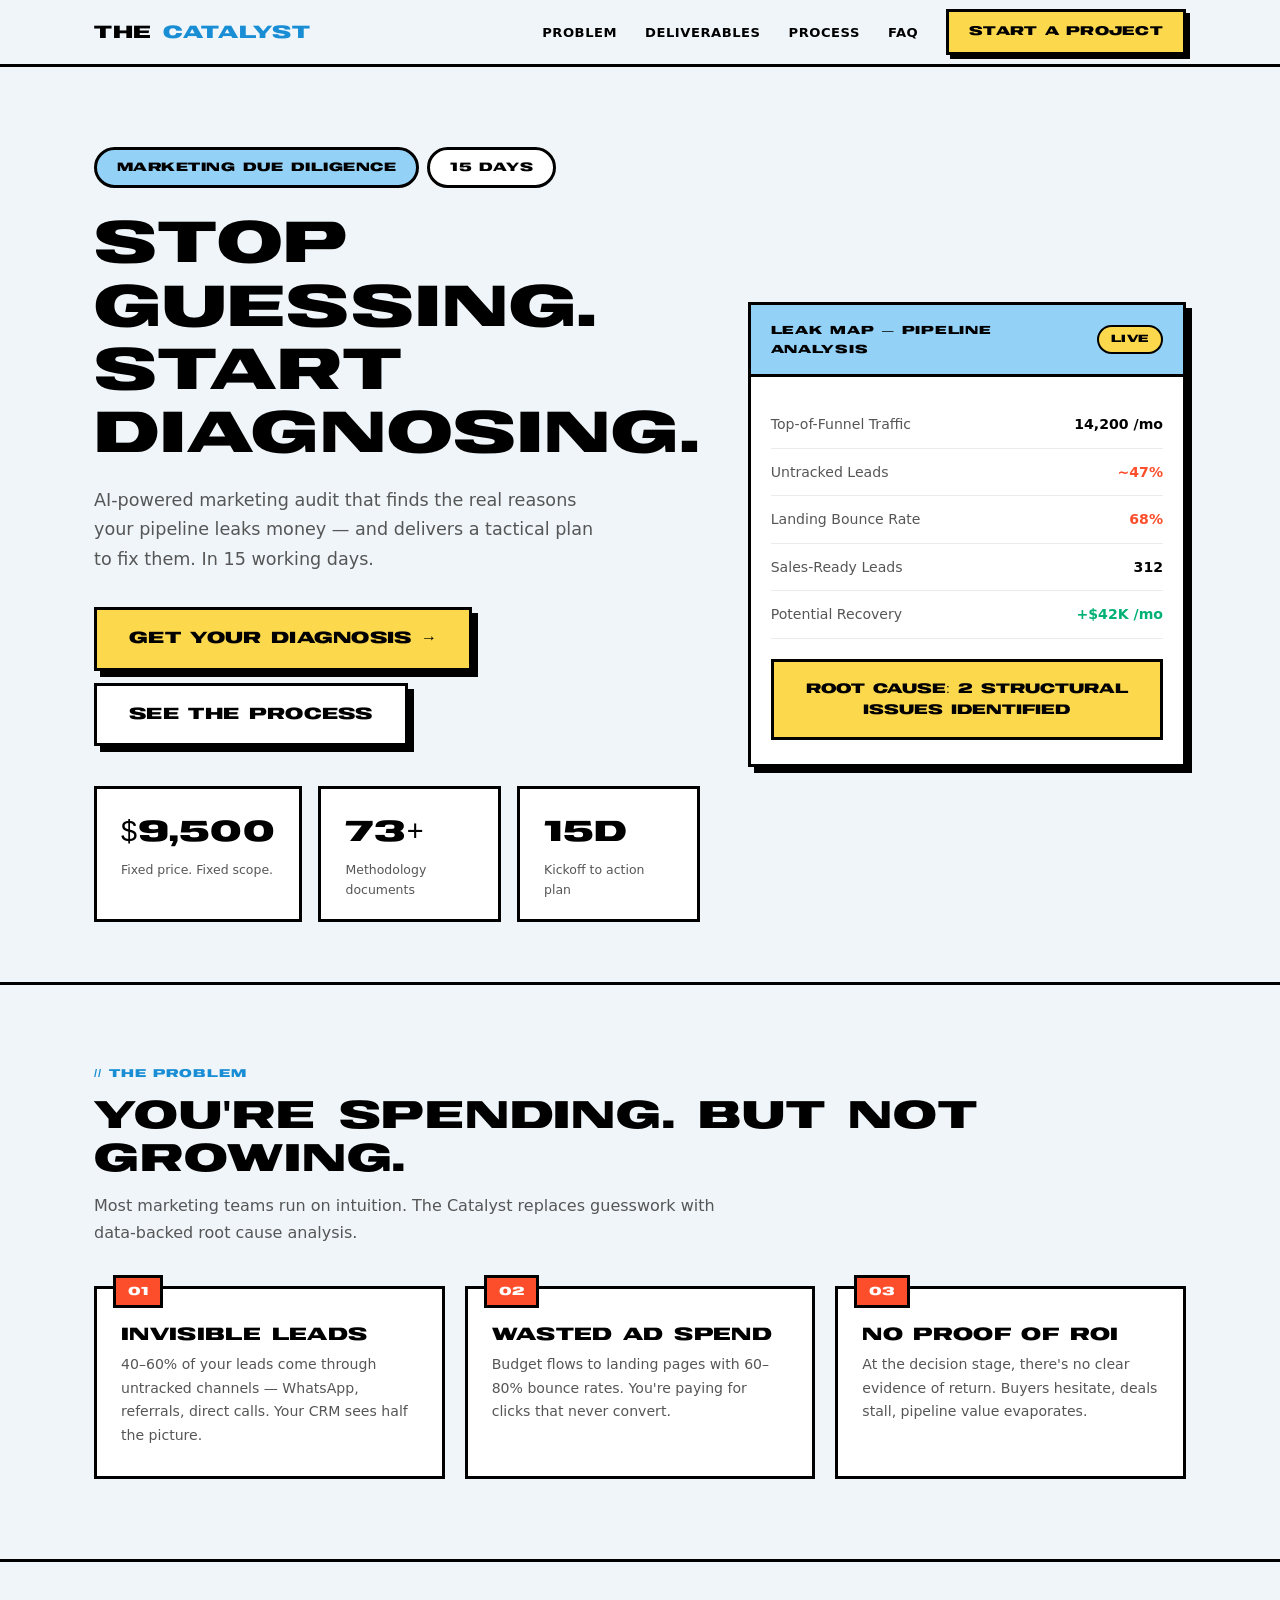
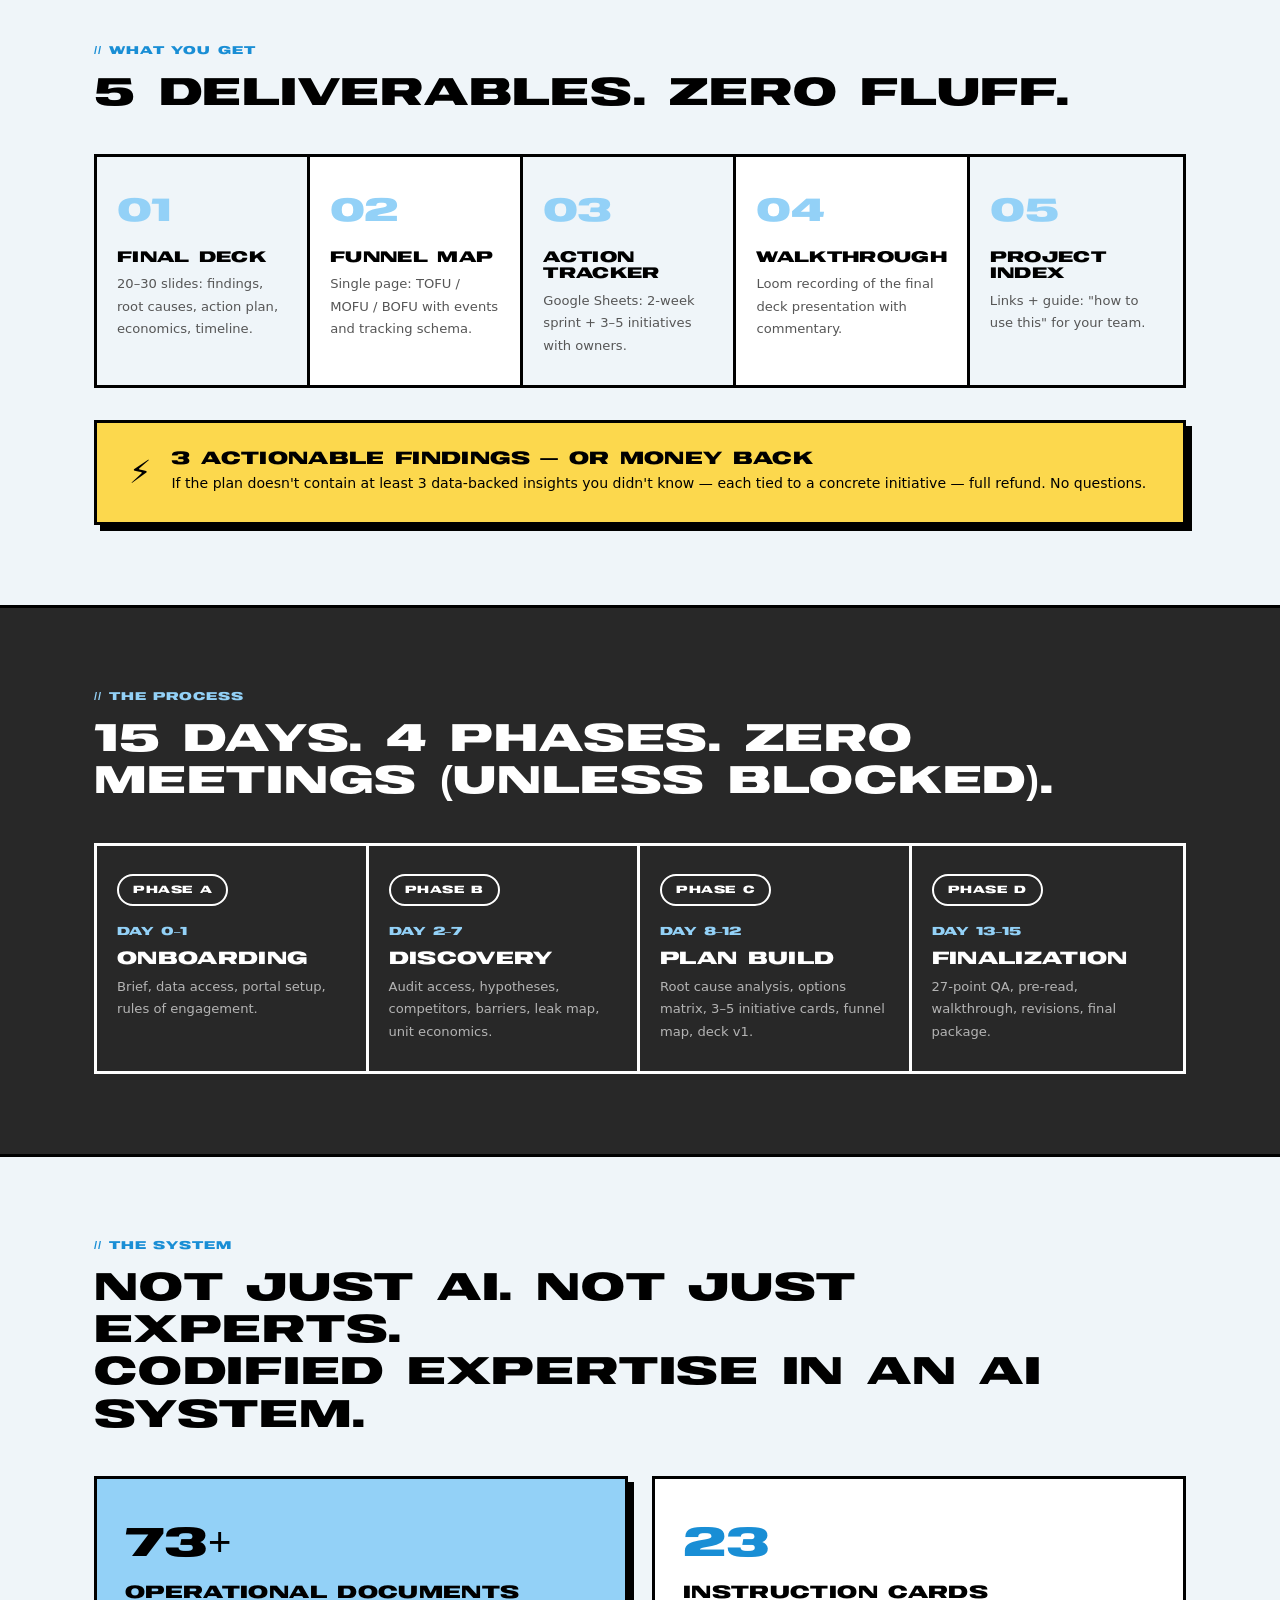
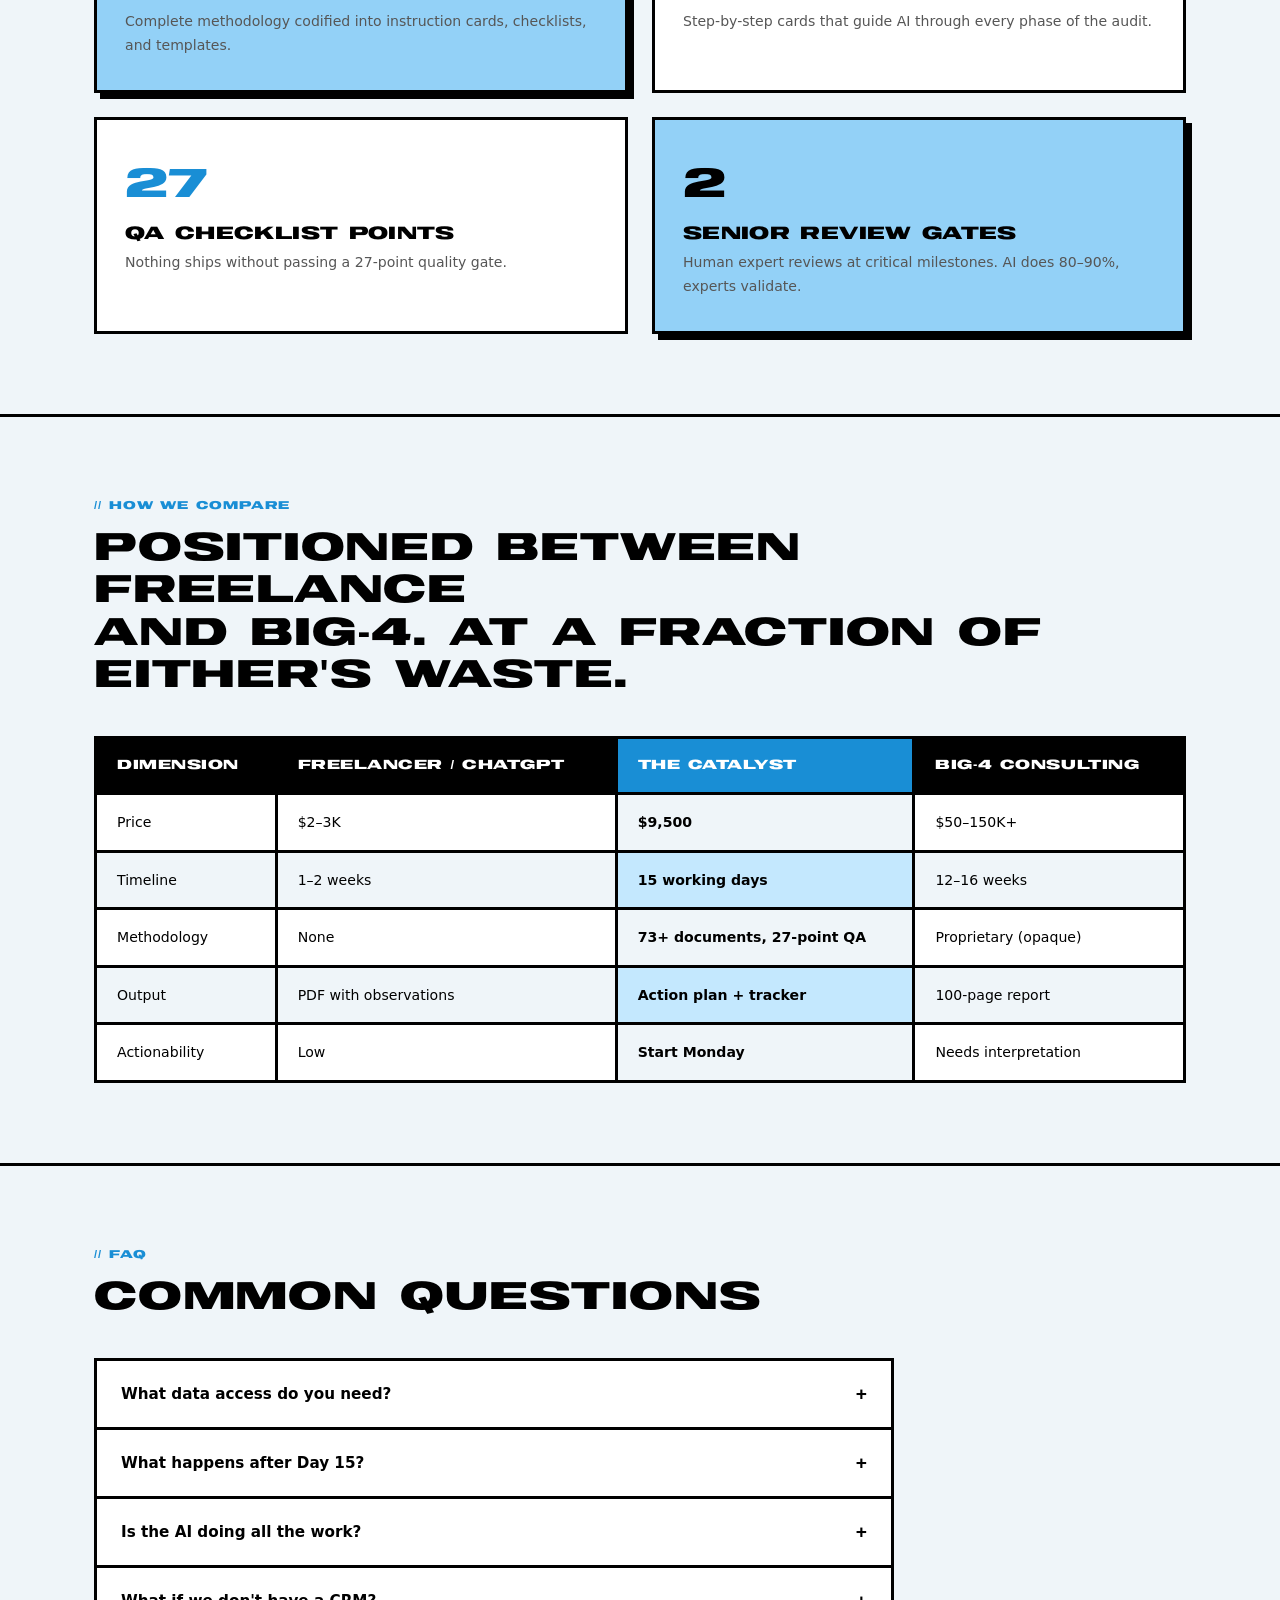
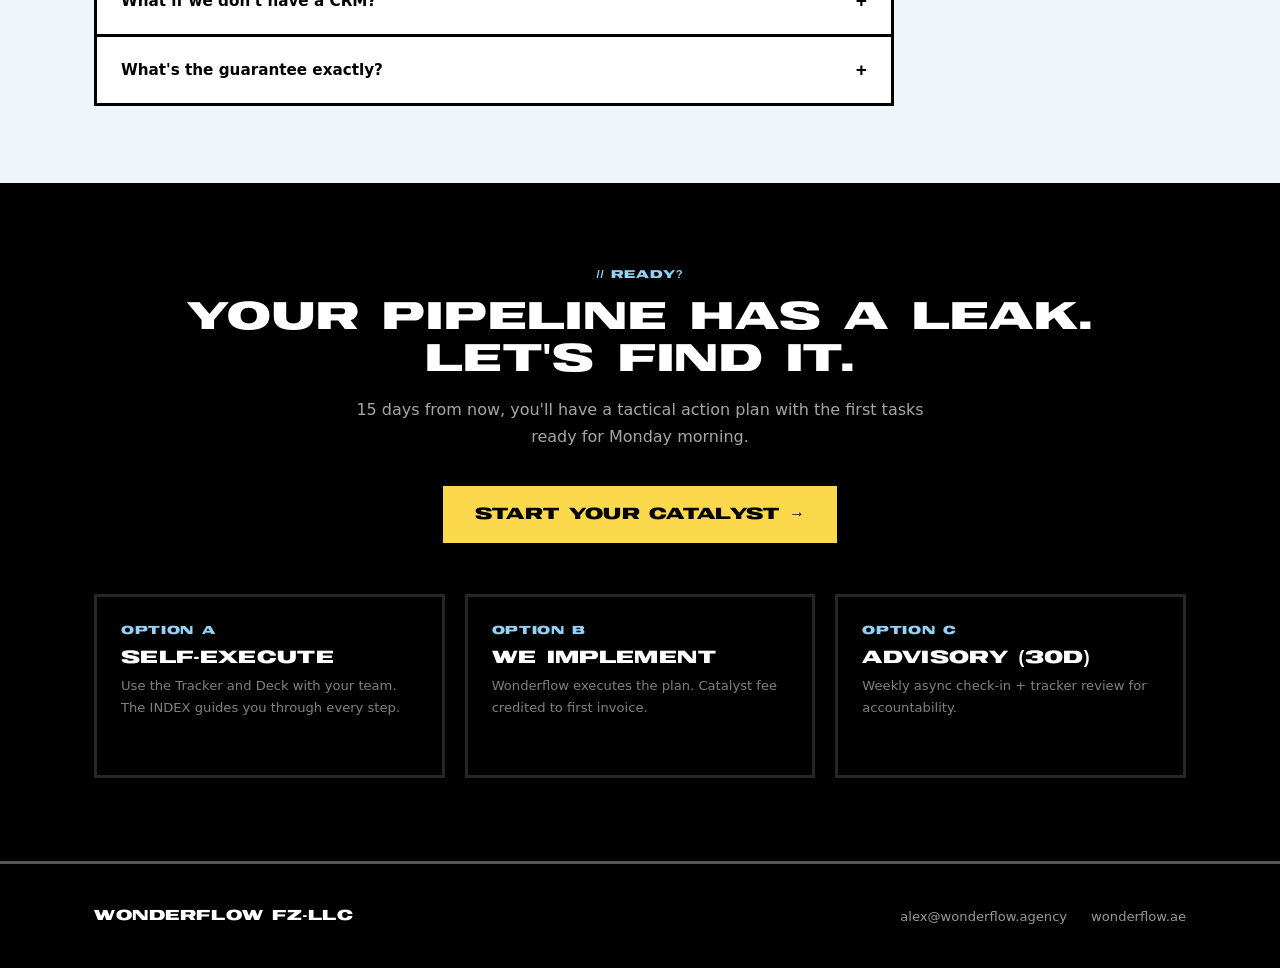
<file: landing/v1/index.html>
<!DOCTYPE html>
<html lang="en">
<head>
<meta charset="UTF-8">
<meta name="viewport" content="width=device-width, initial-scale=1.0">
<title>The Catalyst — Marketing Due Diligence | Wonderflow</title>
<meta name="description" content="AI-powered marketing due diligence. 15 days. $9,500. Tactical action plan backed by 73+ methodology documents.">
<style>
/* ========================================================
   V1: CLASSIC NEUBRUTALISM
   Hard-edged, high-contrast, modular, flat fills
   Borders: 3px solid black everywhere
   Shadows: 6px 6px 0 black (right-down)
   Radius: 0 (pill tags only: 27px)
   ======================================================== */

@font-face {
  font-family: 'Neutro';
  src: url('../fonts/Neutro-Bold.otf') format('opentype');
  font-weight: 700;
  font-display: swap;
}

@import url('https://fonts.googleapis.com/css2?family=Inter:wght@400;500;600;700&display=swap');

/* === TOKENS === */
:root {
  --blue-050: #EFF5F9;
  --blue-200: #C4E8FE;
  --blue-400: #93D1F7;
  --blue-700: #198ED5;
  --blue-900: #0265A1;
  --black: #000000;
  --gray-900: #282828;
  --gray-700: #565656;
  --gray-500: #989898;
  --gray-100: #EBEBEB;
  --white: #FFFFFF;
  --yellow: #FCD84D;
  --green: #00B176;
  --red: #FD4E2C;

  --font-display: 'Neutro', 'Arial Black', 'Helvetica Neue', sans-serif;
  --font-body: 'Inter', system-ui, sans-serif;
  --border: 3px solid var(--black);
  --shadow: 6px 6px 0px var(--black);
  --shadow-sm: 4px 4px 0px var(--black);
  --container: 1140px;
}

/* === RESET === */
*, *::before, *::after { box-sizing: border-box; margin: 0; padding: 0; }
html { font-size: 16px; scroll-behavior: smooth; }
body {
  font-family: var(--font-body);
  color: var(--black);
  background: var(--blue-050);
  line-height: 1.6;
  -webkit-font-smoothing: antialiased;
  overflow-x: hidden;
}
img { max-width: 100%; display: block; }
a { color: inherit; text-decoration: none; }
button { font-family: inherit; cursor: pointer; }

/* === TYPOGRAPHY === */
h1, h2, h3, h4 {
  font-family: var(--font-display);
  font-weight: 700;
  text-transform: uppercase;
  line-height: 1.1;
  letter-spacing: 0.02em;
}
h1 { font-size: clamp(2.2rem, 5vw, 3.6rem); }
h2 { font-size: clamp(1.6rem, 3.5vw, 2.4rem); }
h3 { font-size: 1.1rem; }
p { font-size: 1rem; line-height: 1.7; color: var(--gray-700); }

/* === LAYOUT === */
.c { max-width: var(--container); margin: 0 auto; padding: 0 24px; }
section { padding: 80px 0; }

/* === COMPONENTS === */

/* Tag / Pill */
.tag {
  display: inline-block;
  padding: 8px 20px;
  border: 3px solid var(--black);
  border-radius: 27px;
  font-family: var(--font-display);
  font-weight: 700;
  font-size: 0.75rem;
  text-transform: uppercase;
  letter-spacing: 0.04em;
  color: var(--black);
  background: var(--blue-400);
}
.tag--white { background: var(--white); }
.tag--yellow { background: var(--yellow); }
.tag--blue-200 { background: var(--blue-200); }
.tag--blue-700 { background: var(--blue-700); color: var(--white); }

/* Card */
.card {
  border: var(--border);
  border-radius: 0;
  background: var(--white);
  padding: 32px 28px;
}
.card--blue { background: var(--blue-400); }
.card--dark { background: var(--black); color: var(--white); }
.card--shadow { box-shadow: var(--shadow); }
.card--shadow-sm { box-shadow: var(--shadow-sm); }

/* Button */
.btn {
  display: inline-flex;
  align-items: center;
  justify-content: center;
  gap: 8px;
  min-height: 56px;
  padding: 16px 32px;
  background: var(--yellow);
  color: var(--black);
  border: var(--border);
  border-radius: 0;
  font-family: var(--font-display);
  font-weight: 700;
  font-size: 1rem;
  text-transform: uppercase;
  letter-spacing: 0.02em;
  box-shadow: var(--shadow);
  transition: transform 0.1s, box-shadow 0.1s;
  text-decoration: none;
}
.btn:hover {
  transform: translate(2px, 2px);
  box-shadow: 4px 4px 0px var(--black);
}
.btn:active {
  transform: translate(4px, 4px);
  box-shadow: 2px 2px 0px var(--black);
}
.btn--outline {
  background: var(--white);
}
.btn--dark {
  background: var(--black);
  color: var(--white);
}

/* Section label */
.section-label {
  font-family: var(--font-display);
  font-weight: 700;
  font-size: 0.7rem;
  text-transform: uppercase;
  letter-spacing: 0.08em;
  color: var(--blue-700);
  margin-bottom: 12px;
}

/* Divider */
.divider {
  width: 100%;
  height: 3px;
  background: var(--black);
}

/* === NAV === */
nav {
  position: sticky;
  top: 0;
  background: var(--blue-050);
  border-bottom: var(--border);
  z-index: 100;
  padding: 0;
}
.nav__inner {
  display: flex;
  justify-content: space-between;
  align-items: center;
  height: 64px;
}
.nav__logo {
  font-family: var(--font-display);
  font-weight: 700;
  font-size: 1.1rem;
  text-transform: uppercase;
  letter-spacing: 0.04em;
}
.nav__logo span { color: var(--blue-700); }
.nav-links { display: flex; gap: 28px; align-items: center; }
.nav-links a:not(.btn) {
  font-family: var(--font-body);
  font-weight: 600;
  font-size: 0.82rem;
  text-transform: uppercase;
  letter-spacing: 0.04em;
  transition: color 0.15s;
}
.nav-links a:not(.btn):hover { color: var(--blue-700); }
.nav-links .btn {
  padding: 10px 20px;
  min-height: auto;
  font-size: 0.78rem;
  box-shadow: var(--shadow-sm);
}

/* === HERO === */
.hero {
  padding: 80px 0 60px;
  border-bottom: var(--border);
}
.hero__grid {
  display: grid;
  grid-template-columns: 1.2fr 1fr;
  gap: 48px;
  align-items: center;
}
.hero__tags { display: flex; gap: 8px; flex-wrap: wrap; margin-bottom: 24px; }
.hero h1 { margin-bottom: 20px; }
.hero__sub {
  font-size: 1.1rem;
  max-width: 500px;
  margin-bottom: 32px;
  color: var(--gray-700);
}
.hero__acts { display: flex; gap: 12px; flex-wrap: wrap; }
.hero__proof {
  display: flex;
  gap: 16px;
  margin-top: 40px;
}
.proof-block {
  padding: 20px 24px;
  border: var(--border);
  background: var(--white);
  flex: 1;
}
.proof-block__v {
  font-family: var(--font-display);
  font-size: 1.8rem;
  text-transform: uppercase;
  letter-spacing: 0.02em;
}
.proof-block__l { font-size: 0.78rem; color: var(--gray-700); margin-top: 4px; }

/* Hero visual — faux product card */
.hero__visual {
  border: var(--border);
  background: var(--white);
  box-shadow: var(--shadow);
}
.hero__visual-header {
  padding: 16px 20px;
  border-bottom: var(--border);
  background: var(--blue-400);
  display: flex;
  justify-content: space-between;
  align-items: center;
}
.hero__visual-header span {
  font-family: var(--font-display);
  font-size: 0.72rem;
  text-transform: uppercase;
  letter-spacing: 0.06em;
}
.hero__visual-body { padding: 24px 20px; }
.leak-row {
  display: flex;
  justify-content: space-between;
  align-items: center;
  padding: 12px 0;
  border-bottom: 1px solid var(--gray-100);
  font-size: 0.88rem;
}
.leak-row:last-child { border-bottom: none; }
.leak-row__label { color: var(--gray-700); }
.leak-row__val { font-weight: 700; }
.leak-row__val--red { color: var(--red); }
.leak-row__val--green { color: var(--green); }
.leak-bar {
  margin-top: 20px;
  padding: 16px;
  border: var(--border);
  background: var(--yellow);
  text-align: center;
  font-family: var(--font-display);
  font-size: 0.85rem;
  text-transform: uppercase;
}

/* === PROBLEM === */
.problem { border-bottom: var(--border); }
.problem__grid {
  display: grid;
  grid-template-columns: repeat(3, 1fr);
  gap: 20px;
  margin-top: 40px;
}
.problem-card {
  border: var(--border);
  padding: 28px 24px;
  background: var(--white);
  position: relative;
}
.problem-card::before {
  content: attr(data-num);
  position: absolute;
  top: -14px;
  left: 16px;
  background: var(--red);
  color: var(--white);
  font-family: var(--font-display);
  font-size: 0.72rem;
  padding: 4px 12px;
  border: var(--border);
}
.problem-card h3 { margin-bottom: 8px; margin-top: 8px; }
.problem-card p { font-size: 0.88rem; }

/* === DELIVERABLES === */
.deliverables { border-bottom: var(--border); }
.del-grid {
  display: grid;
  grid-template-columns: repeat(5, 1fr);
  gap: 0;
  margin-top: 40px;
  border: var(--border);
}
.del-item {
  padding: 28px 20px;
  border-right: var(--border);
  background: var(--white);
}
.del-item:last-child { border-right: none; }
.del-item:nth-child(odd) { background: var(--blue-050); }
.del-num {
  font-family: var(--font-display);
  font-size: 2rem;
  color: var(--blue-400);
  margin-bottom: 12px;
}
.del-item h3 { margin-bottom: 8px; font-size: 0.95rem; }
.del-item p { font-size: 0.82rem; }

.guarantee-bar {
  margin-top: 32px;
  padding: 24px 32px;
  border: var(--border);
  background: var(--yellow);
  box-shadow: var(--shadow);
  display: flex;
  align-items: center;
  gap: 20px;
}
.guarantee-bar__icon {
  font-size: 2rem;
  flex-shrink: 0;
}
.guarantee-bar h3 { margin-bottom: 4px; }
.guarantee-bar p { font-size: 0.88rem; color: var(--black); }

/* === PROCESS (DARK) === */
.process {
  background: var(--gray-900);
  color: var(--white);
  border-bottom: var(--border);
}
.process h2 { color: var(--white); }
.process .section-label { color: var(--blue-400); }
.process p { color: rgba(255,255,255,0.65); }
.timeline {
  display: grid;
  grid-template-columns: repeat(4, 1fr);
  gap: 0;
  margin-top: 40px;
  border: 3px solid var(--white);
}
.tl-phase {
  padding: 28px 20px;
  border-right: 3px solid var(--white);
  position: relative;
}
.tl-phase:last-child { border-right: none; }
.tl-phase__tag {
  display: inline-block;
  padding: 6px 14px;
  border: 2px solid var(--white);
  border-radius: 27px;
  font-family: var(--font-display);
  font-size: 0.65rem;
  text-transform: uppercase;
  letter-spacing: 0.06em;
  margin-bottom: 16px;
  color: var(--white);
}
.tl-phase__days {
  font-family: var(--font-display);
  font-size: 0.72rem;
  text-transform: uppercase;
  color: var(--blue-400);
  margin-bottom: 8px;
}
.tl-phase h3 { color: var(--white); margin-bottom: 8px; }
.tl-phase p { font-size: 0.82rem; }

/* === METHODOLOGY === */
.methodology { border-bottom: var(--border); }
.meth-grid {
  display: grid;
  grid-template-columns: 1fr 1fr;
  gap: 24px;
  margin-top: 40px;
}
.meth-card {
  border: var(--border);
  padding: 32px 28px;
  background: var(--white);
}
.meth-card--accent {
  background: var(--blue-400);
  box-shadow: var(--shadow);
}
.meth-num {
  font-family: var(--font-display);
  font-size: 2.5rem;
  color: var(--blue-700);
  margin-bottom: 8px;
}
.meth-card--accent .meth-num { color: var(--black); }
.meth-card h3 { margin-bottom: 8px; }
.meth-card p { font-size: 0.88rem; }

/* === COMPARISON === */
.comparison { border-bottom: var(--border); }
.comp-table {
  width: 100%;
  border-collapse: collapse;
  margin-top: 40px;
  border: var(--border);
}
.comp-table th, .comp-table td {
  padding: 16px 20px;
  border: var(--border);
  text-align: left;
  font-size: 0.88rem;
}
.comp-table thead th {
  background: var(--black);
  color: var(--white);
  font-family: var(--font-display);
  font-size: 0.82rem;
  text-transform: uppercase;
  letter-spacing: 0.04em;
}
.comp-table thead th:nth-child(3) {
  background: var(--blue-700);
}
.comp-table tbody td { background: var(--white); }
.comp-table tbody td:nth-child(3) {
  background: var(--blue-050);
  font-weight: 600;
}
.comp-table tbody tr:nth-child(even) td { background: var(--blue-050); }
.comp-table tbody tr:nth-child(even) td:nth-child(3) { background: var(--blue-200); }

/* === FAQ === */
.faq { border-bottom: var(--border); }
.faq-list { margin-top: 40px; max-width: 800px; }
.faq-item {
  border: var(--border);
  margin-bottom: -3px;
}
.faq-q {
  display: flex;
  justify-content: space-between;
  align-items: center;
  padding: 20px 24px;
  background: var(--white);
  cursor: pointer;
  transition: background 0.15s;
  border: none;
  width: 100%;
  text-align: left;
  font-family: var(--font-body);
  font-weight: 600;
  font-size: 0.95rem;
}
.faq-q:hover { background: var(--blue-050); }
.faq-q__icon {
  font-family: var(--font-display);
  font-size: 1.2rem;
  transition: transform 0.2s;
  flex-shrink: 0;
}
.faq-item.active .faq-q { background: var(--blue-400); }
.faq-item.active .faq-q__icon { transform: rotate(45deg); }
.faq-a {
  padding: 0 24px;
  max-height: 0;
  overflow: hidden;
  transition: max-height 0.3s ease, padding 0.3s ease;
  background: var(--white);
}
.faq-item.active .faq-a {
  max-height: 300px;
  padding: 20px 24px;
}
.faq-a p { font-size: 0.88rem; }

/* === FINAL CTA (DARK) === */
.final-cta {
  background: var(--black);
  color: var(--white);
  text-align: center;
  border-bottom: var(--border);
}
.final-cta h2 { color: var(--white); margin-bottom: 16px; }
.final-cta p { color: rgba(255,255,255,0.65); max-width: 600px; margin: 0 auto 32px; }
.final-cta .btn { margin: 0 auto; }
.options-row {
  display: grid;
  grid-template-columns: repeat(3, 1fr);
  gap: 20px;
  margin-top: 48px;
  text-align: left;
}
.option {
  border: 3px solid rgba(255,255,255,0.15);
  padding: 24px;
}
.option__label {
  font-family: var(--font-display);
  font-size: 0.72rem;
  text-transform: uppercase;
  letter-spacing: 0.06em;
  color: var(--blue-400);
  margin-bottom: 8px;
}
.option h3 { color: var(--white); margin-bottom: 8px; }
.option p { font-size: 0.82rem; color: rgba(255,255,255,0.5); }

/* === FOOTER === */
footer {
  background: var(--black);
  color: var(--white);
  padding: 40px 0;
  border-top: 3px solid var(--gray-700);
}
.footer__inner {
  display: flex;
  justify-content: space-between;
  align-items: center;
}
.footer__logo {
  font-family: var(--font-display);
  font-weight: 700;
  text-transform: uppercase;
  font-size: 0.9rem;
  letter-spacing: 0.04em;
}
.footer__links { display: flex; gap: 24px; }
.footer__links a {
  font-size: 0.82rem;
  color: var(--gray-500);
  transition: color 0.15s;
}
.footer__links a:hover { color: var(--white); }

/* === RESPONSIVE === */
@media (max-width: 900px) {
  .hero__grid { grid-template-columns: 1fr; }
  .hero__visual { display: none; }
  .problem__grid { grid-template-columns: 1fr; }
  .del-grid { grid-template-columns: 1fr; }
  .del-item { border-right: none; border-bottom: var(--border); }
  .del-item:last-child { border-bottom: none; }
  .timeline { grid-template-columns: 1fr 1fr; }
  .tl-phase { border-bottom: 3px solid var(--white); }
  .meth-grid { grid-template-columns: 1fr; }
  .comp-table { font-size: 0.78rem; }
  .comp-table th, .comp-table td { padding: 10px 12px; }
  .options-row { grid-template-columns: 1fr; }
  .nav-links a:not(.btn) { display: none; }
}

@media (max-width: 600px) {
  .hero__proof { flex-direction: column; }
  .timeline { grid-template-columns: 1fr; }
  .tl-phase { border-right: none; }
  .guarantee-bar { flex-direction: column; text-align: center; }
}
</style>
</head>
<body>

<!-- NAV -->
<nav>
  <div class="c">
    <div class="nav__inner">
      <div class="nav__logo">The <span>Catalyst</span></div>
      <div class="nav-links">
        <a href="#problem">Problem</a>
        <a href="#deliverables">Deliverables</a>
        <a href="#process">Process</a>
        <a href="#faq">FAQ</a>
        <a href="#cta" class="btn" style="box-shadow: var(--shadow-sm);">Start a Project</a>
      </div>
    </div>
  </div>
</nav>

<!-- HERO -->
<section class="hero">
  <div class="c">
    <div class="hero__grid">
      <div>
        <div class="hero__tags">
          <span class="tag">Marketing Due Diligence</span>
          <span class="tag tag--white">15 Days</span>
        </div>
        <h1>Stop guessing.<br>Start diagnosing.</h1>
        <p class="hero__sub">AI-powered marketing audit that finds the real reasons your pipeline leaks money — and delivers a tactical plan to fix them. In 15 working days.</p>
        <div class="hero__acts">
          <a href="#cta" class="btn">Get Your Diagnosis →</a>
          <a href="#process" class="btn btn--outline">See the Process</a>
        </div>
        <div class="hero__proof">
          <div class="proof-block">
            <div class="proof-block__v">$9,500</div>
            <div class="proof-block__l">Fixed price. Fixed scope.</div>
          </div>
          <div class="proof-block">
            <div class="proof-block__v">73+</div>
            <div class="proof-block__l">Methodology documents</div>
          </div>
          <div class="proof-block">
            <div class="proof-block__v">15d</div>
            <div class="proof-block__l">Kickoff to action plan</div>
          </div>
        </div>
      </div>
      <div class="hero__visual">
        <div class="hero__visual-header">
          <span>Leak Map — Pipeline Analysis</span>
          <span class="tag tag--yellow" style="padding: 4px 12px; font-size: 0.65rem; border-width: 2px;">Live</span>
        </div>
        <div class="hero__visual-body">
          <div class="leak-row">
            <span class="leak-row__label">Top-of-Funnel Traffic</span>
            <span class="leak-row__val">14,200 /mo</span>
          </div>
          <div class="leak-row">
            <span class="leak-row__label">Untracked Leads</span>
            <span class="leak-row__val leak-row__val--red">~47%</span>
          </div>
          <div class="leak-row">
            <span class="leak-row__label">Landing Bounce Rate</span>
            <span class="leak-row__val leak-row__val--red">68%</span>
          </div>
          <div class="leak-row">
            <span class="leak-row__label">Sales-Ready Leads</span>
            <span class="leak-row__val">312</span>
          </div>
          <div class="leak-row">
            <span class="leak-row__label">Potential Recovery</span>
            <span class="leak-row__val leak-row__val--green">+$42K /mo</span>
          </div>
          <div class="leak-bar">Root Cause: 2 structural issues identified</div>
        </div>
      </div>
    </div>
  </div>
</section>

<!-- PROBLEM -->
<section class="problem" id="problem">
  <div class="c">
    <div class="section-label">// The Problem</div>
    <h2>You're spending. But not growing.</h2>
    <p style="max-width:640px; margin-top:12px;">Most marketing teams run on intuition. The Catalyst replaces guesswork with data-backed root cause analysis.</p>
    <div class="problem__grid">
      <div class="problem-card" data-num="01">
        <h3>Invisible Leads</h3>
        <p>40–60% of your leads come through untracked channels — WhatsApp, referrals, direct calls. Your CRM sees half the picture.</p>
      </div>
      <div class="problem-card" data-num="02">
        <h3>Wasted Ad Spend</h3>
        <p>Budget flows to landing pages with 60–80% bounce rates. You're paying for clicks that never convert.</p>
      </div>
      <div class="problem-card" data-num="03">
        <h3>No Proof of ROI</h3>
        <p>At the decision stage, there's no clear evidence of return. Buyers hesitate, deals stall, pipeline value evaporates.</p>
      </div>
    </div>
  </div>
</section>

<!-- DELIVERABLES -->
<section class="deliverables" id="deliverables">
  <div class="c">
    <div class="section-label">// What You Get</div>
    <h2>5 Deliverables. Zero fluff.</h2>
    <div class="del-grid">
      <div class="del-item">
        <div class="del-num">01</div>
        <h3>Final Deck</h3>
        <p>20–30 slides: findings, root causes, action plan, economics, timeline.</p>
      </div>
      <div class="del-item">
        <div class="del-num">02</div>
        <h3>Funnel Map</h3>
        <p>Single page: TOFU / MOFU / BOFU with events and tracking schema.</p>
      </div>
      <div class="del-item">
        <div class="del-num">03</div>
        <h3>Action Tracker</h3>
        <p>Google Sheets: 2-week sprint + 3–5 initiatives with owners.</p>
      </div>
      <div class="del-item">
        <div class="del-num">04</div>
        <h3>Walkthrough</h3>
        <p>Loom recording of the final deck presentation with commentary.</p>
      </div>
      <div class="del-item">
        <div class="del-num">05</div>
        <h3>Project Index</h3>
        <p>Links + guide: "how to use this" for your team.</p>
      </div>
    </div>
    <div class="guarantee-bar">
      <div class="guarantee-bar__icon">⚡</div>
      <div>
        <h3>3 Actionable Findings — or Money Back</h3>
        <p>If the plan doesn't contain at least 3 data-backed insights you didn't know — each tied to a concrete initiative — full refund. No questions.</p>
      </div>
    </div>
  </div>
</section>

<!-- PROCESS -->
<section class="process" id="process">
  <div class="c">
    <div class="section-label">// The Process</div>
    <h2>15 Days. 4 Phases. Zero meetings (unless blocked).</h2>
    <div class="timeline">
      <div class="tl-phase">
        <span class="tl-phase__tag">Phase A</span>
        <div class="tl-phase__days">Day 0–1</div>
        <h3>Onboarding</h3>
        <p>Brief, data access, portal setup, rules of engagement.</p>
      </div>
      <div class="tl-phase">
        <span class="tl-phase__tag">Phase B</span>
        <div class="tl-phase__days">Day 2–7</div>
        <h3>Discovery</h3>
        <p>Audit access, hypotheses, competitors, barriers, leak map, unit economics.</p>
      </div>
      <div class="tl-phase">
        <span class="tl-phase__tag">Phase C</span>
        <div class="tl-phase__days">Day 8–12</div>
        <h3>Plan Build</h3>
        <p>Root cause analysis, options matrix, 3–5 initiative cards, funnel map, deck v1.</p>
      </div>
      <div class="tl-phase">
        <span class="tl-phase__tag">Phase D</span>
        <div class="tl-phase__days">Day 13–15</div>
        <h3>Finalization</h3>
        <p>27-point QA, pre-read, walkthrough, revisions, final package.</p>
      </div>
    </div>
  </div>
</section>

<!-- METHODOLOGY -->
<section class="methodology" id="methodology">
  <div class="c">
    <div class="section-label">// The System</div>
    <h2>Not just AI. Not just experts.<br>Codified expertise in an AI system.</h2>
    <div class="meth-grid">
      <div class="meth-card meth-card--accent">
        <div class="meth-num">73+</div>
        <h3>Operational Documents</h3>
        <p>Complete methodology codified into instruction cards, checklists, and templates.</p>
      </div>
      <div class="meth-card">
        <div class="meth-num">23</div>
        <h3>Instruction Cards</h3>
        <p>Step-by-step cards that guide AI through every phase of the audit.</p>
      </div>
      <div class="meth-card">
        <div class="meth-num">27</div>
        <h3>QA Checklist Points</h3>
        <p>Nothing ships without passing a 27-point quality gate.</p>
      </div>
      <div class="meth-card meth-card--accent">
        <div class="meth-num">2</div>
        <h3>Senior Review Gates</h3>
        <p>Human expert reviews at critical milestones. AI does 80–90%, experts validate.</p>
      </div>
    </div>
  </div>
</section>

<!-- COMPARISON -->
<section class="comparison" id="comparison">
  <div class="c">
    <div class="section-label">// How We Compare</div>
    <h2>Positioned between freelance<br>and Big-4. At a fraction of either's waste.</h2>
    <table class="comp-table">
      <thead>
        <tr>
          <th>Dimension</th>
          <th>Freelancer / ChatGPT</th>
          <th>The Catalyst</th>
          <th>Big-4 Consulting</th>
        </tr>
      </thead>
      <tbody>
        <tr>
          <td>Price</td>
          <td>$2–3K</td>
          <td>$9,500</td>
          <td>$50–150K+</td>
        </tr>
        <tr>
          <td>Timeline</td>
          <td>1–2 weeks</td>
          <td>15 working days</td>
          <td>12–16 weeks</td>
        </tr>
        <tr>
          <td>Methodology</td>
          <td>None</td>
          <td>73+ documents, 27-point QA</td>
          <td>Proprietary (opaque)</td>
        </tr>
        <tr>
          <td>Output</td>
          <td>PDF with observations</td>
          <td>Action plan + tracker</td>
          <td>100-page report</td>
        </tr>
        <tr>
          <td>Actionability</td>
          <td>Low</td>
          <td>Start Monday</td>
          <td>Needs interpretation</td>
        </tr>
      </tbody>
    </table>
  </div>
</section>

<!-- FAQ -->
<section class="faq" id="faq">
  <div class="c">
    <div class="section-label">// FAQ</div>
    <h2>Common questions</h2>
    <div class="faq-list">
      <div class="faq-item">
        <button class="faq-q">
          <span>What data access do you need?</span>
          <span class="faq-q__icon">+</span>
        </button>
        <div class="faq-a">
          <p>Read-only access to Google Analytics (GA4), ad platforms (Google Ads, Meta), and CRM. If no CRM — we provide a structured brief template.</p>
        </div>
      </div>
      <div class="faq-item">
        <button class="faq-q">
          <span>What happens after Day 15?</span>
          <span class="faq-q__icon">+</span>
        </button>
        <div class="faq-a">
          <p>Three options: self-execute with the tracker, hire us for implementation (Catalyst fee credited), or 30-day advisory support.</p>
        </div>
      </div>
      <div class="faq-item">
        <button class="faq-q">
          <span>Is the AI doing all the work?</span>
          <span class="faq-q__icon">+</span>
        </button>
        <div class="faq-a">
          <p>AI does 80–90% of research and analysis. Senior experts review at 2 gates (after Discovery and after Plan Build) with 14 and 17 checkpoint reviews respectively.</p>
        </div>
      </div>
      <div class="faq-item">
        <button class="faq-q">
          <span>What if we don't have a CRM?</span>
          <span class="faq-q__icon">+</span>
        </button>
        <div class="faq-a">
          <p>We provide a CRM Brief — a structured questionnaire that captures the essential sales data we need. It takes about 30 minutes to complete.</p>
        </div>
      </div>
      <div class="faq-item">
        <button class="faq-q">
          <span>What's the guarantee exactly?</span>
          <span class="faq-q__icon">+</span>
        </button>
        <div class="faq-a">
          <p>3 actionable findings you didn't know about — each backed by data and tied to a concrete initiative — or full refund. Alternatively, the full Catalyst fee can be credited toward implementation.</p>
        </div>
      </div>
    </div>
  </div>
</section>

<!-- FINAL CTA -->
<section class="final-cta" id="cta">
  <div class="c">
    <div class="section-label" style="color: var(--blue-400);">// Ready?</div>
    <h2>Your pipeline has a leak.<br>Let's find it.</h2>
    <p>15 days from now, you'll have a tactical action plan with the first tasks ready for Monday morning.</p>
    <a href="#" class="btn">Start Your Catalyst →</a>
    <div class="options-row">
      <div class="option">
        <div class="option__label">Option A</div>
        <h3>Self-Execute</h3>
        <p>Use the Tracker and Deck with your team. The INDEX guides you through every step.</p>
      </div>
      <div class="option">
        <div class="option__label">Option B</div>
        <h3>We Implement</h3>
        <p>Wonderflow executes the plan. Catalyst fee credited to first invoice.</p>
      </div>
      <div class="option">
        <div class="option__label">Option C</div>
        <h3>Advisory (30d)</h3>
        <p>Weekly async check-in + tracker review for accountability.</p>
      </div>
    </div>
  </div>
</section>

<!-- FOOTER -->
<footer>
  <div class="c">
    <div class="footer__inner">
      <div class="footer__logo">Wonderflow FZ-LLC</div>
      <div class="footer__links">
        <a href="mailto:alex@wonderflow.agency">alex@wonderflow.agency</a>
        <a href="https://wonderflow.ae">wonderflow.ae</a>
      </div>
    </div>
  </div>
</footer>

<script>
// FAQ Accordion
document.querySelectorAll('.faq-q').forEach(btn => {
  btn.addEventListener('click', () => {
    const item = btn.closest('.faq-item');
    const wasActive = item.classList.contains('active');
    document.querySelectorAll('.faq-item').forEach(i => i.classList.remove('active'));
    if (!wasActive) item.classList.add('active');
  });
});
</script>

</body>
</html>
</file>
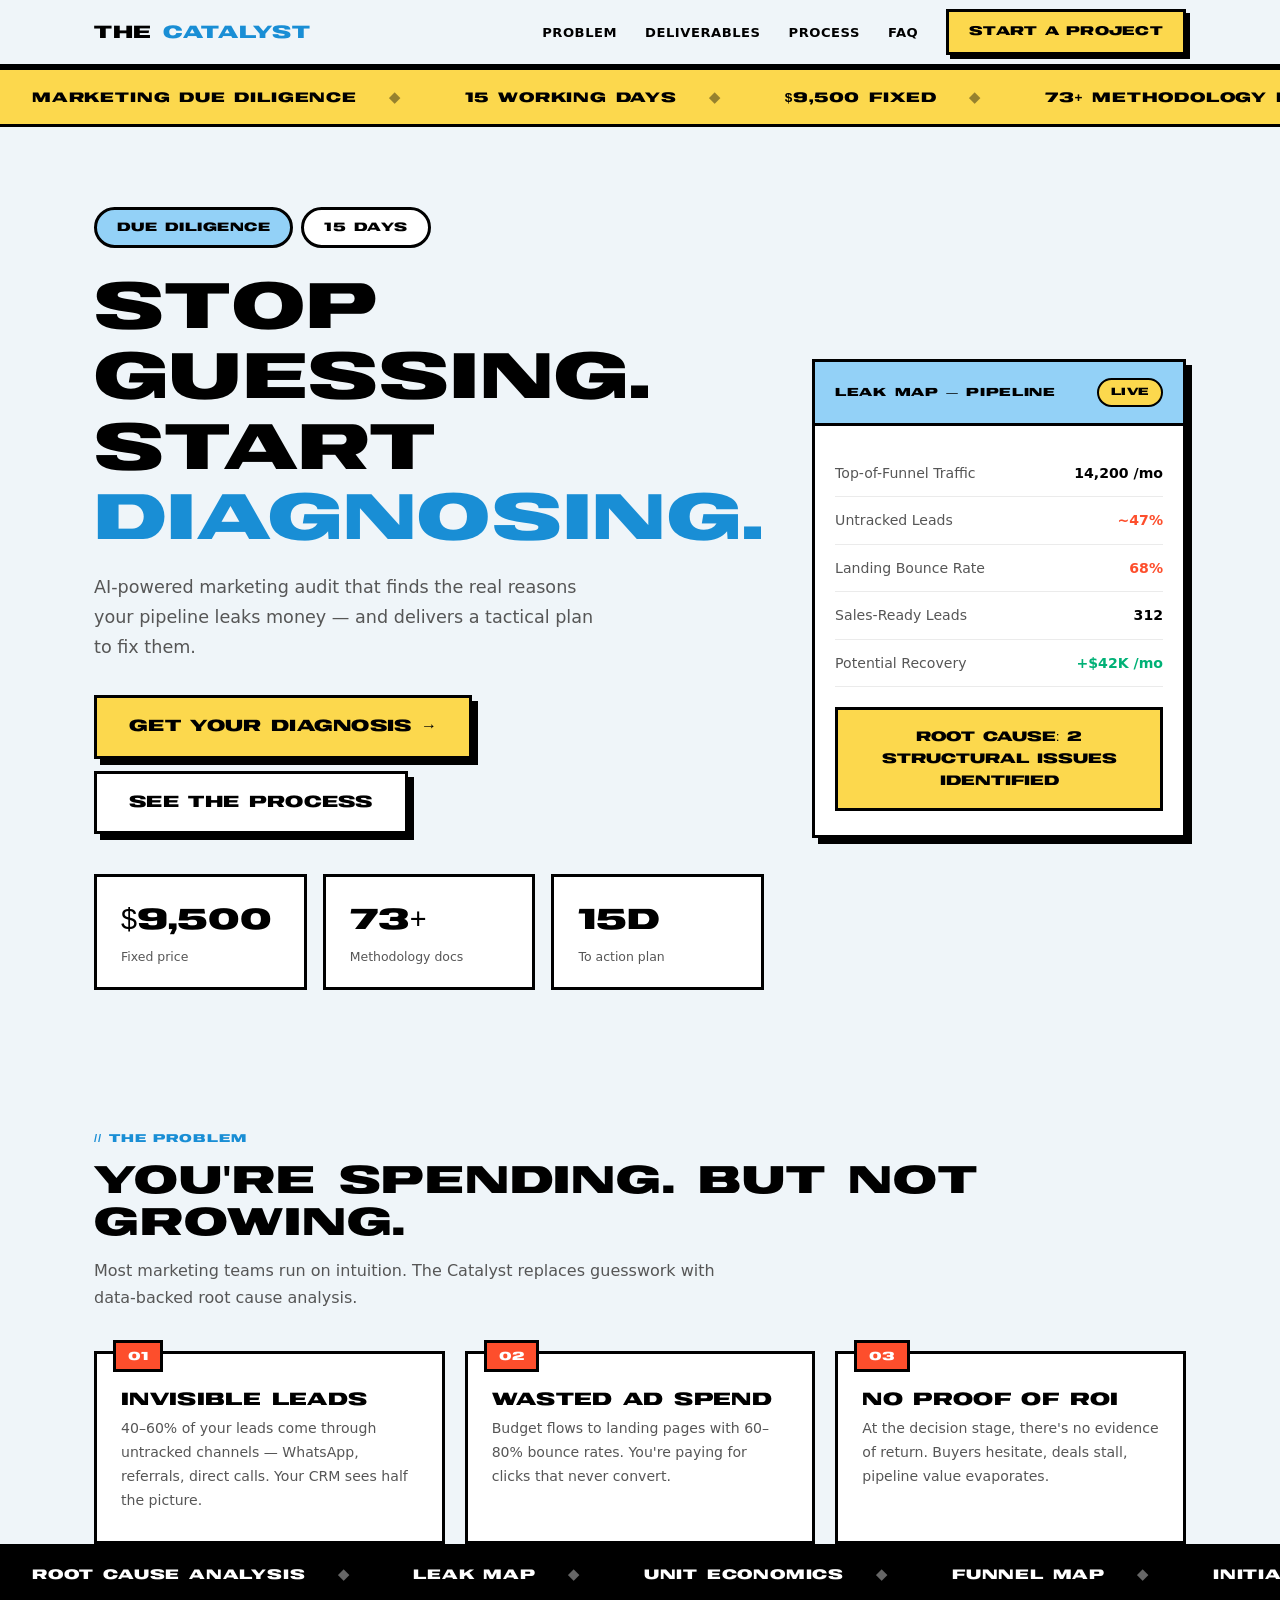
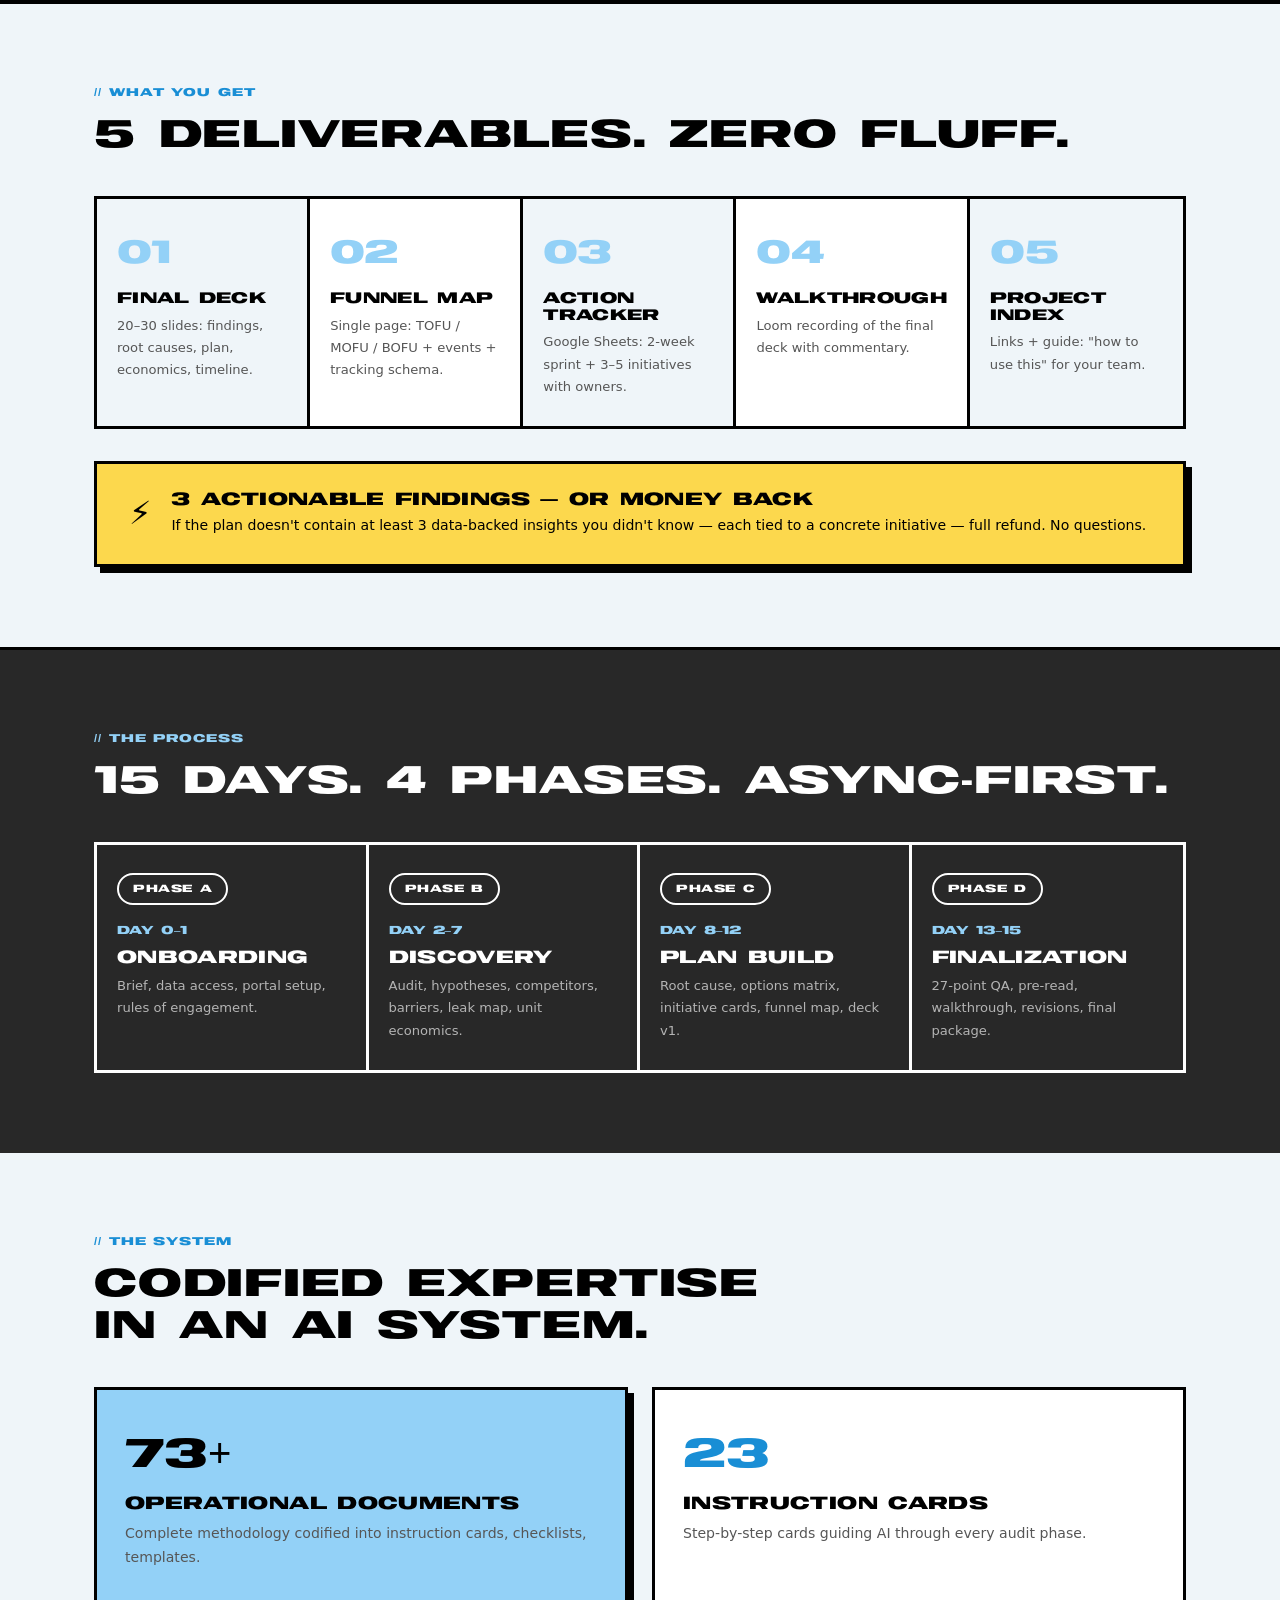
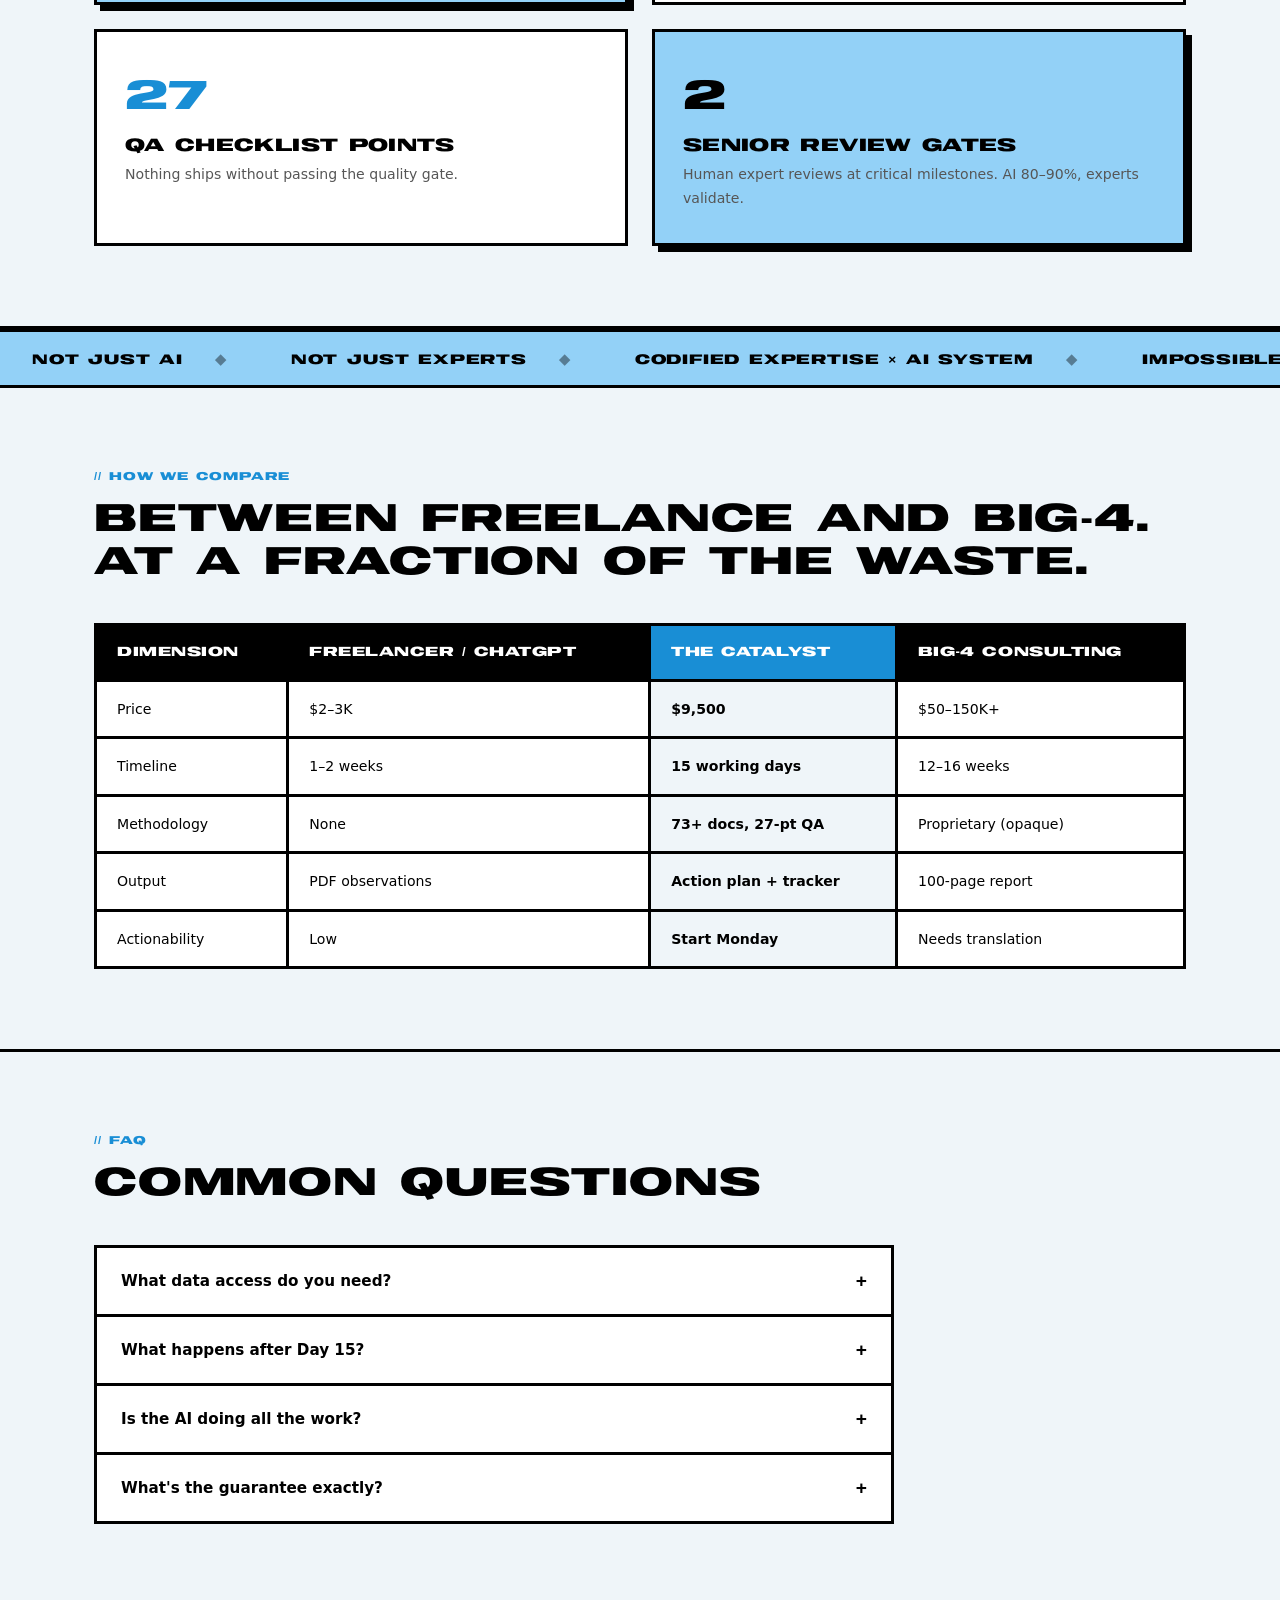
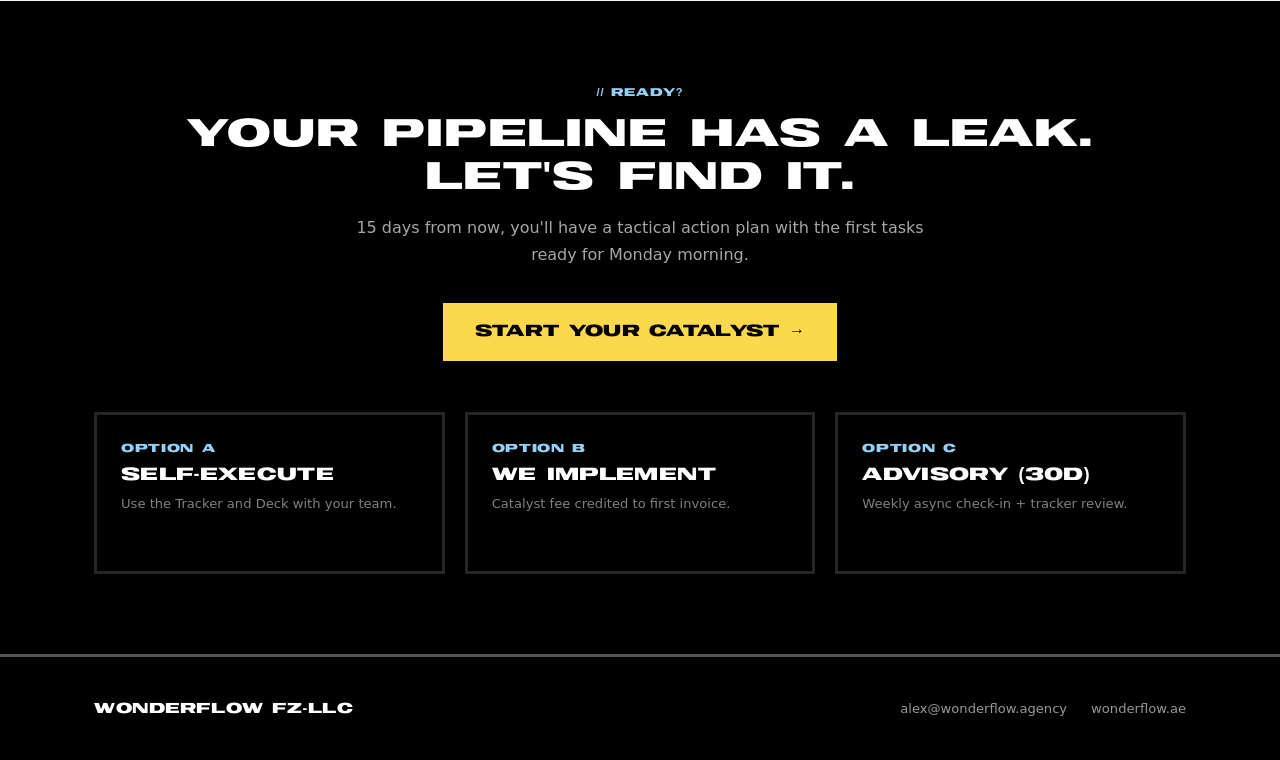
<file: landing/v2/index.html>
<!DOCTYPE html>
<html lang="en">
<head>
<meta charset="UTF-8">
<meta name="viewport" content="width=device-width, initial-scale=1.0">
<title>The Catalyst — Marketing Due Diligence | Wonderflow</title>
<meta name="description" content="AI-powered marketing due diligence. 15 days. $9,500. Tactical action plan backed by 73+ methodology documents.">
<style>
/* ========================================================
   V2: KINETIC BRUTALISM
   Everything from V1 + scroll animations, marquee,
   color inversions on hover, movement, energy
   ======================================================== */

@font-face {
  font-family: 'Neutro';
  src: url('../fonts/Neutro-Bold.otf') format('opentype');
  font-weight: 700;
  font-display: swap;
}

@import url('https://fonts.googleapis.com/css2?family=Inter:wght@400;500;600;700&display=swap');

:root {
  --blue-050: #EFF5F9;
  --blue-200: #C4E8FE;
  --blue-400: #93D1F7;
  --blue-700: #198ED5;
  --blue-900: #0265A1;
  --black: #000000;
  --gray-900: #282828;
  --gray-700: #565656;
  --gray-500: #989898;
  --gray-100: #EBEBEB;
  --white: #FFFFFF;
  --yellow: #FCD84D;
  --green: #00B176;
  --red: #FD4E2C;

  --font-display: 'Neutro', 'Arial Black', sans-serif;
  --font-body: 'Inter', system-ui, sans-serif;
  --border: 3px solid var(--black);
  --shadow: 6px 6px 0px var(--black);
  --shadow-sm: 4px 4px 0px var(--black);
  --container: 1140px;
}

*, *::before, *::after { box-sizing: border-box; margin: 0; padding: 0; }
html { font-size: 16px; scroll-behavior: smooth; }
body {
  font-family: var(--font-body);
  color: var(--black);
  background: var(--blue-050);
  line-height: 1.6;
  -webkit-font-smoothing: antialiased;
  overflow-x: hidden;
}
img { max-width: 100%; display: block; }
a { color: inherit; text-decoration: none; }
button { font-family: inherit; cursor: pointer; }

h1, h2, h3, h4 {
  font-family: var(--font-display);
  font-weight: 700;
  text-transform: uppercase;
  line-height: 1.1;
  letter-spacing: 0.02em;
}
h1 { font-size: clamp(2.4rem, 5.5vw, 4rem); }
h2 { font-size: clamp(1.6rem, 3.5vw, 2.4rem); }
h3 { font-size: 1.1rem; }
p { font-size: 1rem; line-height: 1.7; color: var(--gray-700); }

.c { max-width: var(--container); margin: 0 auto; padding: 0 24px; }
section { padding: 80px 0; }

/* === SCROLL REVEAL === */
.reveal {
  opacity: 0;
  transform: translateY(30px);
  transition: opacity 0.6s cubic-bezier(0.4, 0, 0.2, 1), transform 0.6s cubic-bezier(0.4, 0, 0.2, 1);
}
.reveal.visible {
  opacity: 1;
  transform: translateY(0);
}
.reveal-delay-1 { transition-delay: 100ms; }
.reveal-delay-2 { transition-delay: 200ms; }
.reveal-delay-3 { transition-delay: 300ms; }
.reveal-delay-4 { transition-delay: 400ms; }

/* === MARQUEE === */
.marquee-strip {
  overflow: hidden;
  border-top: var(--border);
  border-bottom: var(--border);
  background: var(--yellow);
  padding: 14px 0;
  white-space: nowrap;
}
.marquee-strip--dark {
  background: var(--black);
  color: var(--white);
}
.marquee-strip--blue {
  background: var(--blue-400);
}
.marquee__inner {
  display: inline-flex;
  animation: marquee 20s linear infinite;
}
.marquee__inner span {
  font-family: var(--font-display);
  font-weight: 700;
  font-size: 0.85rem;
  text-transform: uppercase;
  letter-spacing: 0.06em;
  padding: 0 32px;
}
.marquee__inner span::after {
  content: '◆';
  margin-left: 32px;
  opacity: 0.4;
}
@keyframes marquee {
  0% { transform: translateX(0); }
  100% { transform: translateX(-50%); }
}

/* === COMPONENTS (same base as V1) === */
.tag {
  display: inline-block;
  padding: 8px 20px;
  border: 3px solid var(--black);
  border-radius: 27px;
  font-family: var(--font-display);
  font-weight: 700;
  font-size: 0.75rem;
  text-transform: uppercase;
  letter-spacing: 0.04em;
  color: var(--black);
  background: var(--blue-400);
  transition: all 0.15s;
}
.tag:hover {
  background: var(--yellow);
  transform: translate(-2px, -2px);
  box-shadow: var(--shadow-sm);
}
.tag--white { background: var(--white); }
.tag--yellow { background: var(--yellow); }

.btn {
  display: inline-flex;
  align-items: center;
  justify-content: center;
  gap: 8px;
  min-height: 56px;
  padding: 16px 32px;
  background: var(--yellow);
  color: var(--black);
  border: var(--border);
  border-radius: 0;
  font-family: var(--font-display);
  font-weight: 700;
  font-size: 1rem;
  text-transform: uppercase;
  letter-spacing: 0.02em;
  box-shadow: var(--shadow);
  transition: all 0.12s cubic-bezier(0.4, 0, 0.2, 1);
  text-decoration: none;
  position: relative;
  overflow: hidden;
}
.btn::before {
  content: '';
  position: absolute;
  top: 0; left: -100%;
  width: 100%; height: 100%;
  background: linear-gradient(90deg, transparent, rgba(255,255,255,0.3), transparent);
  transition: left 0.4s;
}
.btn:hover::before { left: 100%; }
.btn:hover {
  transform: translate(3px, 3px);
  box-shadow: 3px 3px 0px var(--black);
}
.btn:active {
  transform: translate(6px, 6px);
  box-shadow: 0 0 0 var(--black);
}
.btn--outline { background: var(--white); }
.btn--dark { background: var(--black); color: var(--white); }

.section-label {
  font-family: var(--font-display);
  font-weight: 700;
  font-size: 0.7rem;
  text-transform: uppercase;
  letter-spacing: 0.08em;
  color: var(--blue-700);
  margin-bottom: 12px;
}

/* === NAV === */
nav {
  position: sticky;
  top: 0;
  background: var(--blue-050);
  border-bottom: var(--border);
  z-index: 100;
}
.nav__inner {
  display: flex;
  justify-content: space-between;
  align-items: center;
  height: 64px;
}
.nav__logo {
  font-family: var(--font-display);
  font-weight: 700;
  font-size: 1.1rem;
  text-transform: uppercase;
  letter-spacing: 0.04em;
}
.nav__logo span { color: var(--blue-700); }
.nav-links { display: flex; gap: 28px; align-items: center; }
.nav-links a:not(.btn) {
  font-family: var(--font-body);
  font-weight: 600;
  font-size: 0.82rem;
  text-transform: uppercase;
  letter-spacing: 0.04em;
  transition: color 0.15s;
}
.nav-links a:not(.btn):hover { color: var(--blue-700); }
.nav-links .btn {
  padding: 10px 20px;
  min-height: auto;
  font-size: 0.78rem;
  box-shadow: var(--shadow-sm);
}

/* === HERO === */
.hero {
  padding: 80px 0 0;
  position: relative;
}
.hero__grid {
  display: grid;
  grid-template-columns: 1.2fr 1fr;
  gap: 48px;
  align-items: center;
  padding-bottom: 60px;
}
.hero__tags { display: flex; gap: 8px; flex-wrap: wrap; margin-bottom: 24px; }
.hero h1 { margin-bottom: 20px; }
.hero h1 .accent {
  color: var(--blue-700);
  display: inline-block;
  animation: pulse-color 3s ease-in-out infinite;
}
@keyframes pulse-color {
  0%, 100% { color: var(--blue-700); }
  50% { color: var(--red); }
}
.hero__sub {
  font-size: 1.1rem;
  max-width: 500px;
  margin-bottom: 32px;
  color: var(--gray-700);
}
.hero__acts { display: flex; gap: 12px; flex-wrap: wrap; }

/* Stats counter */
.hero__proof {
  display: flex;
  gap: 16px;
  margin-top: 40px;
}
.proof-block {
  padding: 20px 24px;
  border: var(--border);
  background: var(--white);
  flex: 1;
  transition: all 0.2s;
}
.proof-block:hover {
  background: var(--yellow);
  transform: translate(-2px, -2px);
  box-shadow: var(--shadow-sm);
}
.proof-block__v {
  font-family: var(--font-display);
  font-size: 1.8rem;
  text-transform: uppercase;
}
.proof-block__l { font-size: 0.78rem; color: var(--gray-700); margin-top: 4px; }

/* Hero visual — animated card */
.hero__visual {
  border: var(--border);
  background: var(--white);
  box-shadow: var(--shadow);
  animation: float 6s ease-in-out infinite;
}
@keyframes float {
  0%, 100% { transform: translateY(0); }
  50% { transform: translateY(-8px); }
}
.hero__visual-header {
  padding: 16px 20px;
  border-bottom: var(--border);
  background: var(--blue-400);
  display: flex;
  justify-content: space-between;
  align-items: center;
}
.hero__visual-header span {
  font-family: var(--font-display);
  font-size: 0.72rem;
  text-transform: uppercase;
  letter-spacing: 0.06em;
}
.hero__visual-body { padding: 24px 20px; }
.leak-row {
  display: flex;
  justify-content: space-between;
  align-items: center;
  padding: 12px 0;
  border-bottom: 1px solid var(--gray-100);
  font-size: 0.88rem;
  transition: all 0.15s;
}
.leak-row:hover {
  padding-left: 8px;
  background: var(--blue-050);
}
.leak-row:last-child { border-bottom: none; }
.leak-row__label { color: var(--gray-700); }
.leak-row__val { font-weight: 700; }
.leak-row__val--red { color: var(--red); }
.leak-row__val--green { color: var(--green); }
.leak-bar {
  margin-top: 20px;
  padding: 16px;
  border: var(--border);
  background: var(--yellow);
  text-align: center;
  font-family: var(--font-display);
  font-size: 0.85rem;
  text-transform: uppercase;
  animation: flash-bg 4s ease-in-out infinite;
}
@keyframes flash-bg {
  0%, 100% { background: var(--yellow); }
  50% { background: var(--green); color: var(--white); }
}

/* === PROBLEM === */
.problem { padding-bottom: 0; }
.problem__grid {
  display: grid;
  grid-template-columns: repeat(3, 1fr);
  gap: 20px;
  margin-top: 40px;
  margin-bottom: 0;
}
.problem-card {
  border: var(--border);
  padding: 28px 24px;
  background: var(--white);
  position: relative;
  transition: all 0.2s;
}
.problem-card:hover {
  background: var(--black);
  color: var(--white);
  transform: translate(-3px, -3px);
  box-shadow: var(--shadow);
}
.problem-card:hover p { color: rgba(255,255,255,0.7); }
.problem-card::before {
  content: attr(data-num);
  position: absolute;
  top: -14px;
  left: 16px;
  background: var(--red);
  color: var(--white);
  font-family: var(--font-display);
  font-size: 0.72rem;
  padding: 4px 12px;
  border: var(--border);
}
.problem-card h3 { margin-bottom: 8px; margin-top: 8px; }
.problem-card p { font-size: 0.88rem; transition: color 0.2s; }

/* === DELIVERABLES === */
.deliverables { border-bottom: var(--border); }
.del-grid {
  display: grid;
  grid-template-columns: repeat(5, 1fr);
  gap: 0;
  margin-top: 40px;
  border: var(--border);
}
.del-item {
  padding: 28px 20px;
  border-right: var(--border);
  background: var(--white);
  transition: all 0.25s;
}
.del-item:last-child { border-right: none; }
.del-item:nth-child(odd) { background: var(--blue-050); }
.del-item:hover {
  background: var(--blue-400) !important;
  transform: scale(1.03);
  z-index: 2;
  box-shadow: var(--shadow);
}
.del-num {
  font-family: var(--font-display);
  font-size: 2rem;
  color: var(--blue-400);
  margin-bottom: 12px;
  transition: color 0.2s;
}
.del-item:hover .del-num { color: var(--black); }
.del-item h3 { margin-bottom: 8px; font-size: 0.95rem; }
.del-item p { font-size: 0.82rem; }

.guarantee-bar {
  margin-top: 32px;
  padding: 24px 32px;
  border: var(--border);
  background: var(--yellow);
  box-shadow: var(--shadow);
  display: flex;
  align-items: center;
  gap: 20px;
  transition: all 0.2s;
}
.guarantee-bar:hover {
  transform: translate(-3px, -3px);
  box-shadow: 9px 9px 0px var(--black);
}
.guarantee-bar__icon { font-size: 2rem; flex-shrink: 0; }
.guarantee-bar h3 { margin-bottom: 4px; }
.guarantee-bar p { font-size: 0.88rem; color: var(--black); }

/* === PROCESS (DARK) === */
.process {
  background: var(--gray-900);
  color: var(--white);
}
.process h2 { color: var(--white); }
.process .section-label { color: var(--blue-400); }
.process p { color: rgba(255,255,255,0.65); }
.timeline {
  display: grid;
  grid-template-columns: repeat(4, 1fr);
  gap: 0;
  margin-top: 40px;
  border: 3px solid var(--white);
}
.tl-phase {
  padding: 28px 20px;
  border-right: 3px solid var(--white);
  position: relative;
  transition: all 0.25s;
}
.tl-phase:last-child { border-right: none; }
.tl-phase:hover {
  background: var(--blue-700);
}
.tl-phase__tag {
  display: inline-block;
  padding: 6px 14px;
  border: 2px solid var(--white);
  border-radius: 27px;
  font-family: var(--font-display);
  font-size: 0.65rem;
  text-transform: uppercase;
  letter-spacing: 0.06em;
  margin-bottom: 16px;
  color: var(--white);
}
.tl-phase__days {
  font-family: var(--font-display);
  font-size: 0.72rem;
  text-transform: uppercase;
  color: var(--blue-400);
  margin-bottom: 8px;
}
.tl-phase h3 { color: var(--white); margin-bottom: 8px; }
.tl-phase p { font-size: 0.82rem; }

/* === METHODOLOGY === */
.methodology { border-bottom: var(--border); }
.meth-grid {
  display: grid;
  grid-template-columns: 1fr 1fr;
  gap: 24px;
  margin-top: 40px;
}
.meth-card {
  border: var(--border);
  padding: 32px 28px;
  background: var(--white);
  transition: all 0.25s;
}
.meth-card:hover {
  transform: translate(-3px, -3px);
  box-shadow: var(--shadow);
}
.meth-card--accent {
  background: var(--blue-400);
  box-shadow: var(--shadow);
}
.meth-card--accent:hover {
  background: var(--yellow);
  box-shadow: 9px 9px 0px var(--black);
}
.meth-num {
  font-family: var(--font-display);
  font-size: 2.5rem;
  color: var(--blue-700);
  margin-bottom: 8px;
}
.meth-card--accent .meth-num { color: var(--black); }
.meth-card h3 { margin-bottom: 8px; }
.meth-card p { font-size: 0.88rem; }

/* === COMPARISON === */
.comparison { border-bottom: var(--border); }
.comp-table {
  width: 100%;
  border-collapse: collapse;
  margin-top: 40px;
  border: var(--border);
}
.comp-table th, .comp-table td {
  padding: 16px 20px;
  border: var(--border);
  text-align: left;
  font-size: 0.88rem;
  transition: background 0.15s;
}
.comp-table thead th {
  background: var(--black);
  color: var(--white);
  font-family: var(--font-display);
  font-size: 0.82rem;
  text-transform: uppercase;
  letter-spacing: 0.04em;
}
.comp-table thead th:nth-child(3) { background: var(--blue-700); }
.comp-table tbody td { background: var(--white); }
.comp-table tbody td:nth-child(3) { background: var(--blue-050); font-weight: 600; }
.comp-table tbody tr:hover td { background: var(--blue-200); }
.comp-table tbody tr:hover td:nth-child(3) { background: var(--yellow); }

/* === FAQ === */
.faq { border-bottom: var(--border); }
.faq-list { margin-top: 40px; max-width: 800px; }
.faq-item { border: var(--border); margin-bottom: -3px; }
.faq-q {
  display: flex;
  justify-content: space-between;
  align-items: center;
  padding: 20px 24px;
  background: var(--white);
  cursor: pointer;
  transition: all 0.15s;
  border: none;
  width: 100%;
  text-align: left;
  font-family: var(--font-body);
  font-weight: 600;
  font-size: 0.95rem;
}
.faq-q:hover { background: var(--blue-050); padding-left: 32px; }
.faq-q__icon {
  font-family: var(--font-display);
  font-size: 1.2rem;
  transition: transform 0.3s cubic-bezier(0.4, 0, 0.2, 1);
  flex-shrink: 0;
}
.faq-item.active .faq-q {
  background: var(--blue-400);
  box-shadow: inset 4px 0 0 var(--black);
}
.faq-item.active .faq-q__icon { transform: rotate(45deg); }
.faq-a {
  padding: 0 24px;
  max-height: 0;
  overflow: hidden;
  transition: max-height 0.4s cubic-bezier(0.4, 0, 0.2, 1), padding 0.4s;
  background: var(--white);
}
.faq-item.active .faq-a { max-height: 300px; padding: 20px 24px; }
.faq-a p { font-size: 0.88rem; }

/* === FINAL CTA === */
.final-cta {
  background: var(--black);
  color: var(--white);
  text-align: center;
}
.final-cta h2 { color: var(--white); margin-bottom: 16px; }
.final-cta p { color: rgba(255,255,255,0.65); max-width: 600px; margin: 0 auto 32px; }
.options-row {
  display: grid;
  grid-template-columns: repeat(3, 1fr);
  gap: 20px;
  margin-top: 48px;
  text-align: left;
}
.option {
  border: 3px solid rgba(255,255,255,0.15);
  padding: 24px;
  transition: all 0.25s;
}
.option:hover {
  border-color: var(--yellow);
  background: rgba(252,216,77,0.05);
  transform: translateY(-4px);
}
.option__label {
  font-family: var(--font-display);
  font-size: 0.72rem;
  text-transform: uppercase;
  letter-spacing: 0.06em;
  color: var(--blue-400);
  margin-bottom: 8px;
}
.option h3 { color: var(--white); margin-bottom: 8px; }
.option p { font-size: 0.82rem; color: rgba(255,255,255,0.5); }

/* === FOOTER === */
footer {
  background: var(--black);
  color: var(--white);
  padding: 40px 0;
  border-top: 3px solid var(--gray-700);
}
.footer__inner {
  display: flex;
  justify-content: space-between;
  align-items: center;
}
.footer__logo {
  font-family: var(--font-display);
  font-weight: 700;
  text-transform: uppercase;
  font-size: 0.9rem;
  letter-spacing: 0.04em;
}
.footer__links { display: flex; gap: 24px; }
.footer__links a {
  font-size: 0.82rem;
  color: var(--gray-500);
  transition: color 0.15s;
}
.footer__links a:hover { color: var(--white); }

/* === RESPONSIVE === */
@media (max-width: 900px) {
  .hero__grid { grid-template-columns: 1fr; }
  .hero__visual { display: none; }
  .problem__grid { grid-template-columns: 1fr; }
  .del-grid { grid-template-columns: 1fr; }
  .del-item { border-right: none; border-bottom: var(--border); }
  .del-item:last-child { border-bottom: none; }
  .timeline { grid-template-columns: 1fr 1fr; }
  .tl-phase { border-bottom: 3px solid var(--white); }
  .meth-grid { grid-template-columns: 1fr; }
  .options-row { grid-template-columns: 1fr; }
  .nav-links a:not(.btn) { display: none; }
}
@media (max-width: 600px) {
  .hero__proof { flex-direction: column; }
  .timeline { grid-template-columns: 1fr; }
  .tl-phase { border-right: none; }
  .guarantee-bar { flex-direction: column; text-align: center; }
  .marquee__inner span { font-size: 0.75rem; padding: 0 20px; }
}

@media (prefers-reduced-motion: reduce) {
  *, *::before, *::after {
    animation-duration: 0.01ms !important;
    transition-duration: 0.01ms !important;
  }
}
</style>
</head>
<body>

<!-- NAV -->
<nav>
  <div class="c">
    <div class="nav__inner">
      <div class="nav__logo">The <span>Catalyst</span></div>
      <div class="nav-links">
        <a href="#problem">Problem</a>
        <a href="#deliverables">Deliverables</a>
        <a href="#process">Process</a>
        <a href="#faq">FAQ</a>
        <a href="#cta" class="btn" style="box-shadow: var(--shadow-sm);">Start a Project</a>
      </div>
    </div>
  </div>
</nav>

<!-- MARQUEE-1 -->
<div class="marquee-strip">
  <div class="marquee__inner">
    <span>Marketing Due Diligence</span>
    <span>15 Working Days</span>
    <span>$9,500 Fixed</span>
    <span>73+ Methodology Docs</span>
    <span>AI + Expert Review</span>
    <span>3 Findings or Money Back</span>
    <span>Marketing Due Diligence</span>
    <span>15 Working Days</span>
    <span>$9,500 Fixed</span>
    <span>73+ Methodology Docs</span>
    <span>AI + Expert Review</span>
    <span>3 Findings or Money Back</span>
  </div>
</div>

<!-- HERO -->
<section class="hero">
  <div class="c">
    <div class="hero__grid">
      <div>
        <div class="hero__tags reveal">
          <span class="tag">Due Diligence</span>
          <span class="tag tag--white">15 Days</span>
        </div>
        <h1 class="reveal reveal-delay-1">Stop guessing.<br>Start <span class="accent">diagnosing.</span></h1>
        <p class="hero__sub reveal reveal-delay-2">AI-powered marketing audit that finds the real reasons your pipeline leaks money — and delivers a tactical plan to fix them.</p>
        <div class="hero__acts reveal reveal-delay-3">
          <a href="#cta" class="btn">Get Your Diagnosis →</a>
          <a href="#process" class="btn btn--outline">See the Process</a>
        </div>
        <div class="hero__proof reveal reveal-delay-4">
          <div class="proof-block">
            <div class="proof-block__v" data-count="9500" data-prefix="$" data-separator=",">$9,500</div>
            <div class="proof-block__l">Fixed price</div>
          </div>
          <div class="proof-block">
            <div class="proof-block__v" data-count="73" data-suffix="+">73+</div>
            <div class="proof-block__l">Methodology docs</div>
          </div>
          <div class="proof-block">
            <div class="proof-block__v">15d</div>
            <div class="proof-block__l">To action plan</div>
          </div>
        </div>
      </div>
      <div class="hero__visual reveal reveal-delay-2">
        <div class="hero__visual-header">
          <span>Leak Map — Pipeline</span>
          <span class="tag tag--yellow" style="padding: 4px 12px; font-size: 0.65rem; border-width: 2px;">Live</span>
        </div>
        <div class="hero__visual-body">
          <div class="leak-row">
            <span class="leak-row__label">Top-of-Funnel Traffic</span>
            <span class="leak-row__val">14,200 /mo</span>
          </div>
          <div class="leak-row">
            <span class="leak-row__label">Untracked Leads</span>
            <span class="leak-row__val leak-row__val--red">~47%</span>
          </div>
          <div class="leak-row">
            <span class="leak-row__label">Landing Bounce Rate</span>
            <span class="leak-row__val leak-row__val--red">68%</span>
          </div>
          <div class="leak-row">
            <span class="leak-row__label">Sales-Ready Leads</span>
            <span class="leak-row__val">312</span>
          </div>
          <div class="leak-row">
            <span class="leak-row__label">Potential Recovery</span>
            <span class="leak-row__val leak-row__val--green">+$42K /mo</span>
          </div>
          <div class="leak-bar">Root Cause: 2 structural issues identified</div>
        </div>
      </div>
    </div>
  </div>
</section>

<!-- PROBLEM -->
<section class="problem" id="problem">
  <div class="c">
    <div class="section-label reveal">// The Problem</div>
    <h2 class="reveal reveal-delay-1">You're spending. But not growing.</h2>
    <p class="reveal reveal-delay-2" style="max-width:640px; margin-top:12px;">Most marketing teams run on intuition. The Catalyst replaces guesswork with data-backed root cause analysis.</p>
    <div class="problem__grid">
      <div class="problem-card reveal" data-num="01">
        <h3>Invisible Leads</h3>
        <p>40–60% of your leads come through untracked channels — WhatsApp, referrals, direct calls. Your CRM sees half the picture.</p>
      </div>
      <div class="problem-card reveal reveal-delay-1" data-num="02">
        <h3>Wasted Ad Spend</h3>
        <p>Budget flows to landing pages with 60–80% bounce rates. You're paying for clicks that never convert.</p>
      </div>
      <div class="problem-card reveal reveal-delay-2" data-num="03">
        <h3>No Proof of ROI</h3>
        <p>At the decision stage, there's no evidence of return. Buyers hesitate, deals stall, pipeline value evaporates.</p>
      </div>
    </div>
  </div>
</section>

<!-- MARQUEE-2 -->
<div class="marquee-strip marquee-strip--dark">
  <div class="marquee__inner" style="animation-direction: reverse;">
    <span>Root Cause Analysis</span>
    <span>Leak Map</span>
    <span>Unit Economics</span>
    <span>Funnel Map</span>
    <span>Initiative Cards</span>
    <span>Action Tracker</span>
    <span>Root Cause Analysis</span>
    <span>Leak Map</span>
    <span>Unit Economics</span>
    <span>Funnel Map</span>
    <span>Initiative Cards</span>
    <span>Action Tracker</span>
  </div>
</div>

<!-- DELIVERABLES -->
<section class="deliverables" id="deliverables">
  <div class="c">
    <div class="section-label reveal">// What You Get</div>
    <h2 class="reveal reveal-delay-1">5 Deliverables. Zero fluff.</h2>
    <div class="del-grid reveal reveal-delay-2">
      <div class="del-item">
        <div class="del-num">01</div>
        <h3>Final Deck</h3>
        <p>20–30 slides: findings, root causes, plan, economics, timeline.</p>
      </div>
      <div class="del-item">
        <div class="del-num">02</div>
        <h3>Funnel Map</h3>
        <p>Single page: TOFU / MOFU / BOFU + events + tracking schema.</p>
      </div>
      <div class="del-item">
        <div class="del-num">03</div>
        <h3>Action Tracker</h3>
        <p>Google Sheets: 2-week sprint + 3–5 initiatives with owners.</p>
      </div>
      <div class="del-item">
        <div class="del-num">04</div>
        <h3>Walkthrough</h3>
        <p>Loom recording of the final deck with commentary.</p>
      </div>
      <div class="del-item">
        <div class="del-num">05</div>
        <h3>Project Index</h3>
        <p>Links + guide: "how to use this" for your team.</p>
      </div>
    </div>
    <div class="guarantee-bar reveal">
      <div class="guarantee-bar__icon">⚡</div>
      <div>
        <h3>3 Actionable Findings — or Money Back</h3>
        <p>If the plan doesn't contain at least 3 data-backed insights you didn't know — each tied to a concrete initiative — full refund. No questions.</p>
      </div>
    </div>
  </div>
</section>

<!-- PROCESS -->
<section class="process" id="process">
  <div class="c">
    <div class="section-label reveal">// The Process</div>
    <h2 class="reveal reveal-delay-1">15 Days. 4 Phases. Async-first.</h2>
    <div class="timeline reveal reveal-delay-2">
      <div class="tl-phase">
        <span class="tl-phase__tag">Phase A</span>
        <div class="tl-phase__days">Day 0–1</div>
        <h3>Onboarding</h3>
        <p>Brief, data access, portal setup, rules of engagement.</p>
      </div>
      <div class="tl-phase">
        <span class="tl-phase__tag">Phase B</span>
        <div class="tl-phase__days">Day 2–7</div>
        <h3>Discovery</h3>
        <p>Audit, hypotheses, competitors, barriers, leak map, unit economics.</p>
      </div>
      <div class="tl-phase">
        <span class="tl-phase__tag">Phase C</span>
        <div class="tl-phase__days">Day 8–12</div>
        <h3>Plan Build</h3>
        <p>Root cause, options matrix, initiative cards, funnel map, deck v1.</p>
      </div>
      <div class="tl-phase">
        <span class="tl-phase__tag">Phase D</span>
        <div class="tl-phase__days">Day 13–15</div>
        <h3>Finalization</h3>
        <p>27-point QA, pre-read, walkthrough, revisions, final package.</p>
      </div>
    </div>
  </div>
</section>

<!-- METHODOLOGY -->
<section class="methodology" id="methodology">
  <div class="c">
    <div class="section-label reveal">// The System</div>
    <h2 class="reveal reveal-delay-1">Codified expertise<br>in an AI system.</h2>
    <div class="meth-grid">
      <div class="meth-card meth-card--accent reveal">
        <div class="meth-num">73+</div>
        <h3>Operational Documents</h3>
        <p>Complete methodology codified into instruction cards, checklists, templates.</p>
      </div>
      <div class="meth-card reveal reveal-delay-1">
        <div class="meth-num">23</div>
        <h3>Instruction Cards</h3>
        <p>Step-by-step cards guiding AI through every audit phase.</p>
      </div>
      <div class="meth-card reveal reveal-delay-2">
        <div class="meth-num">27</div>
        <h3>QA Checklist Points</h3>
        <p>Nothing ships without passing the quality gate.</p>
      </div>
      <div class="meth-card meth-card--accent reveal reveal-delay-3">
        <div class="meth-num">2</div>
        <h3>Senior Review Gates</h3>
        <p>Human expert reviews at critical milestones. AI 80–90%, experts validate.</p>
      </div>
    </div>
  </div>
</section>

<!-- MARQUEE-3 -->
<div class="marquee-strip marquee-strip--blue">
  <div class="marquee__inner">
    <span>Not Just AI</span>
    <span>Not Just Experts</span>
    <span>Codified Expertise × AI System</span>
    <span>Impossible to Copy Fast</span>
    <span>Not Just AI</span>
    <span>Not Just Experts</span>
    <span>Codified Expertise × AI System</span>
    <span>Impossible to Copy Fast</span>
  </div>
</div>

<!-- COMPARISON -->
<section class="comparison" id="comparison">
  <div class="c">
    <div class="section-label reveal">// How We Compare</div>
    <h2 class="reveal reveal-delay-1">Between freelance and Big-4.<br>At a fraction of the waste.</h2>
    <table class="comp-table reveal reveal-delay-2">
      <thead>
        <tr>
          <th>Dimension</th>
          <th>Freelancer / ChatGPT</th>
          <th>The Catalyst</th>
          <th>Big-4 Consulting</th>
        </tr>
      </thead>
      <tbody>
        <tr><td>Price</td><td>$2–3K</td><td>$9,500</td><td>$50–150K+</td></tr>
        <tr><td>Timeline</td><td>1–2 weeks</td><td>15 working days</td><td>12–16 weeks</td></tr>
        <tr><td>Methodology</td><td>None</td><td>73+ docs, 27-pt QA</td><td>Proprietary (opaque)</td></tr>
        <tr><td>Output</td><td>PDF observations</td><td>Action plan + tracker</td><td>100-page report</td></tr>
        <tr><td>Actionability</td><td>Low</td><td>Start Monday</td><td>Needs translation</td></tr>
      </tbody>
    </table>
  </div>
</section>

<!-- FAQ -->
<section class="faq" id="faq">
  <div class="c">
    <div class="section-label reveal">// FAQ</div>
    <h2 class="reveal reveal-delay-1">Common questions</h2>
    <div class="faq-list reveal reveal-delay-2">
      <div class="faq-item">
        <button class="faq-q"><span>What data access do you need?</span><span class="faq-q__icon">+</span></button>
        <div class="faq-a"><p>Read-only access to GA4, ad platforms, and CRM. No CRM? We provide a structured brief template.</p></div>
      </div>
      <div class="faq-item">
        <button class="faq-q"><span>What happens after Day 15?</span><span class="faq-q__icon">+</span></button>
        <div class="faq-a"><p>Self-execute, hire us for implementation (fee credited), or 30-day advisory support.</p></div>
      </div>
      <div class="faq-item">
        <button class="faq-q"><span>Is the AI doing all the work?</span><span class="faq-q__icon">+</span></button>
        <div class="faq-a"><p>AI does 80–90%. Senior experts review at 2 gates with 14 and 17 checkpoints respectively.</p></div>
      </div>
      <div class="faq-item">
        <button class="faq-q"><span>What's the guarantee exactly?</span><span class="faq-q__icon">+</span></button>
        <div class="faq-a"><p>3 data-backed findings you didn't know, each tied to an initiative — or full refund. Alternatively credited toward implementation.</p></div>
      </div>
    </div>
  </div>
</section>

<!-- FINAL CTA -->
<section class="final-cta" id="cta">
  <div class="c">
    <div class="section-label reveal" style="color: var(--blue-400);">// Ready?</div>
    <h2 class="reveal reveal-delay-1">Your pipeline has a leak.<br>Let's find it.</h2>
    <p class="reveal reveal-delay-2">15 days from now, you'll have a tactical action plan with the first tasks ready for Monday morning.</p>
    <a href="#" class="btn reveal reveal-delay-3">Start Your Catalyst →</a>
    <div class="options-row reveal reveal-delay-4">
      <div class="option">
        <div class="option__label">Option A</div>
        <h3>Self-Execute</h3>
        <p>Use the Tracker and Deck with your team.</p>
      </div>
      <div class="option">
        <div class="option__label">Option B</div>
        <h3>We Implement</h3>
        <p>Catalyst fee credited to first invoice.</p>
      </div>
      <div class="option">
        <div class="option__label">Option C</div>
        <h3>Advisory (30d)</h3>
        <p>Weekly async check-in + tracker review.</p>
      </div>
    </div>
  </div>
</section>

<!-- FOOTER -->
<footer>
  <div class="c">
    <div class="footer__inner">
      <div class="footer__logo">Wonderflow FZ-LLC</div>
      <div class="footer__links">
        <a href="mailto:alex@wonderflow.agency">alex@wonderflow.agency</a>
        <a href="https://wonderflow.ae">wonderflow.ae</a>
      </div>
    </div>
  </div>
</footer>

<script>
// Scroll reveal
const observer = new IntersectionObserver((entries) => {
  entries.forEach(entry => {
    if (entry.isIntersecting) {
      entry.target.classList.add('visible');
    }
  });
}, { threshold: 0.15, rootMargin: '0px 0px -40px 0px' });

document.querySelectorAll('.reveal').forEach(el => observer.observe(el));

// FAQ
document.querySelectorAll('.faq-q').forEach(btn => {
  btn.addEventListener('click', () => {
    const item = btn.closest('.faq-item');
    const wasActive = item.classList.contains('active');
    document.querySelectorAll('.faq-item').forEach(i => i.classList.remove('active'));
    if (!wasActive) item.classList.add('active');
  });
});
</script>

</body>
</html>
</file>
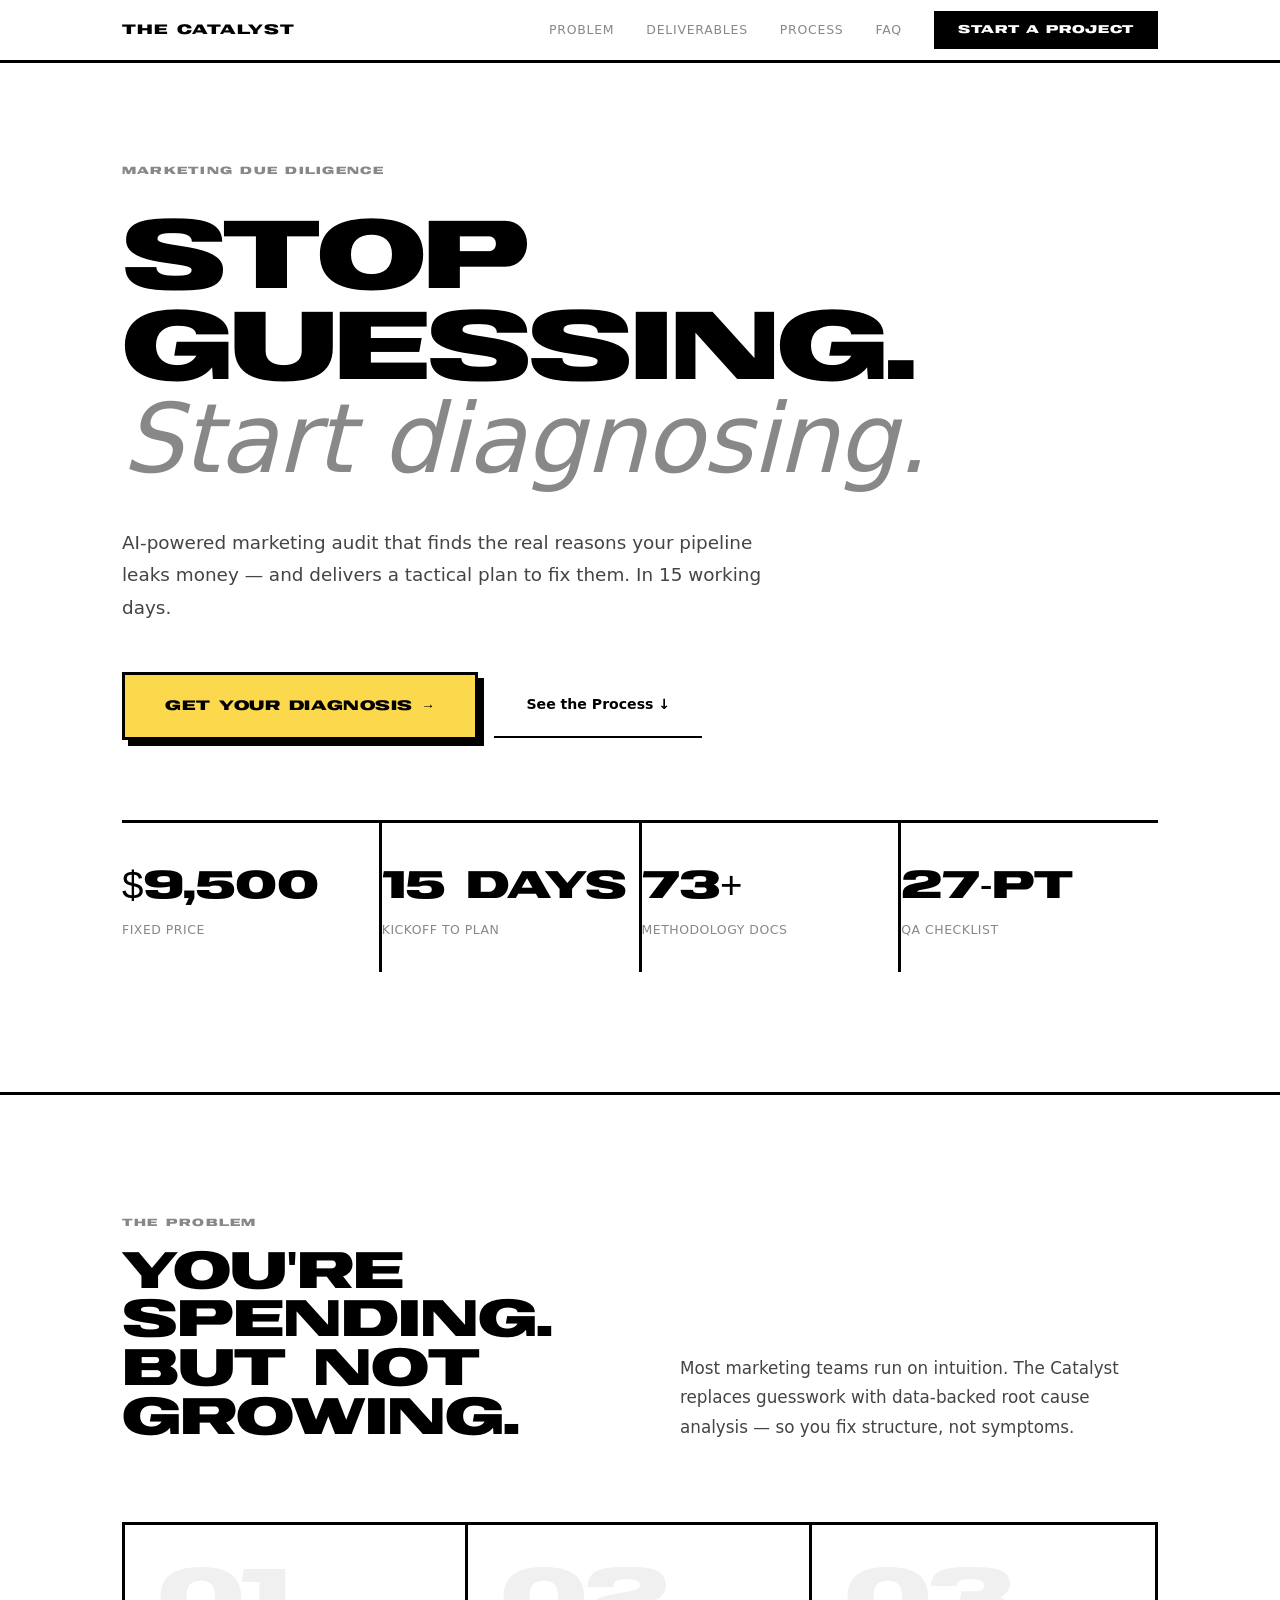
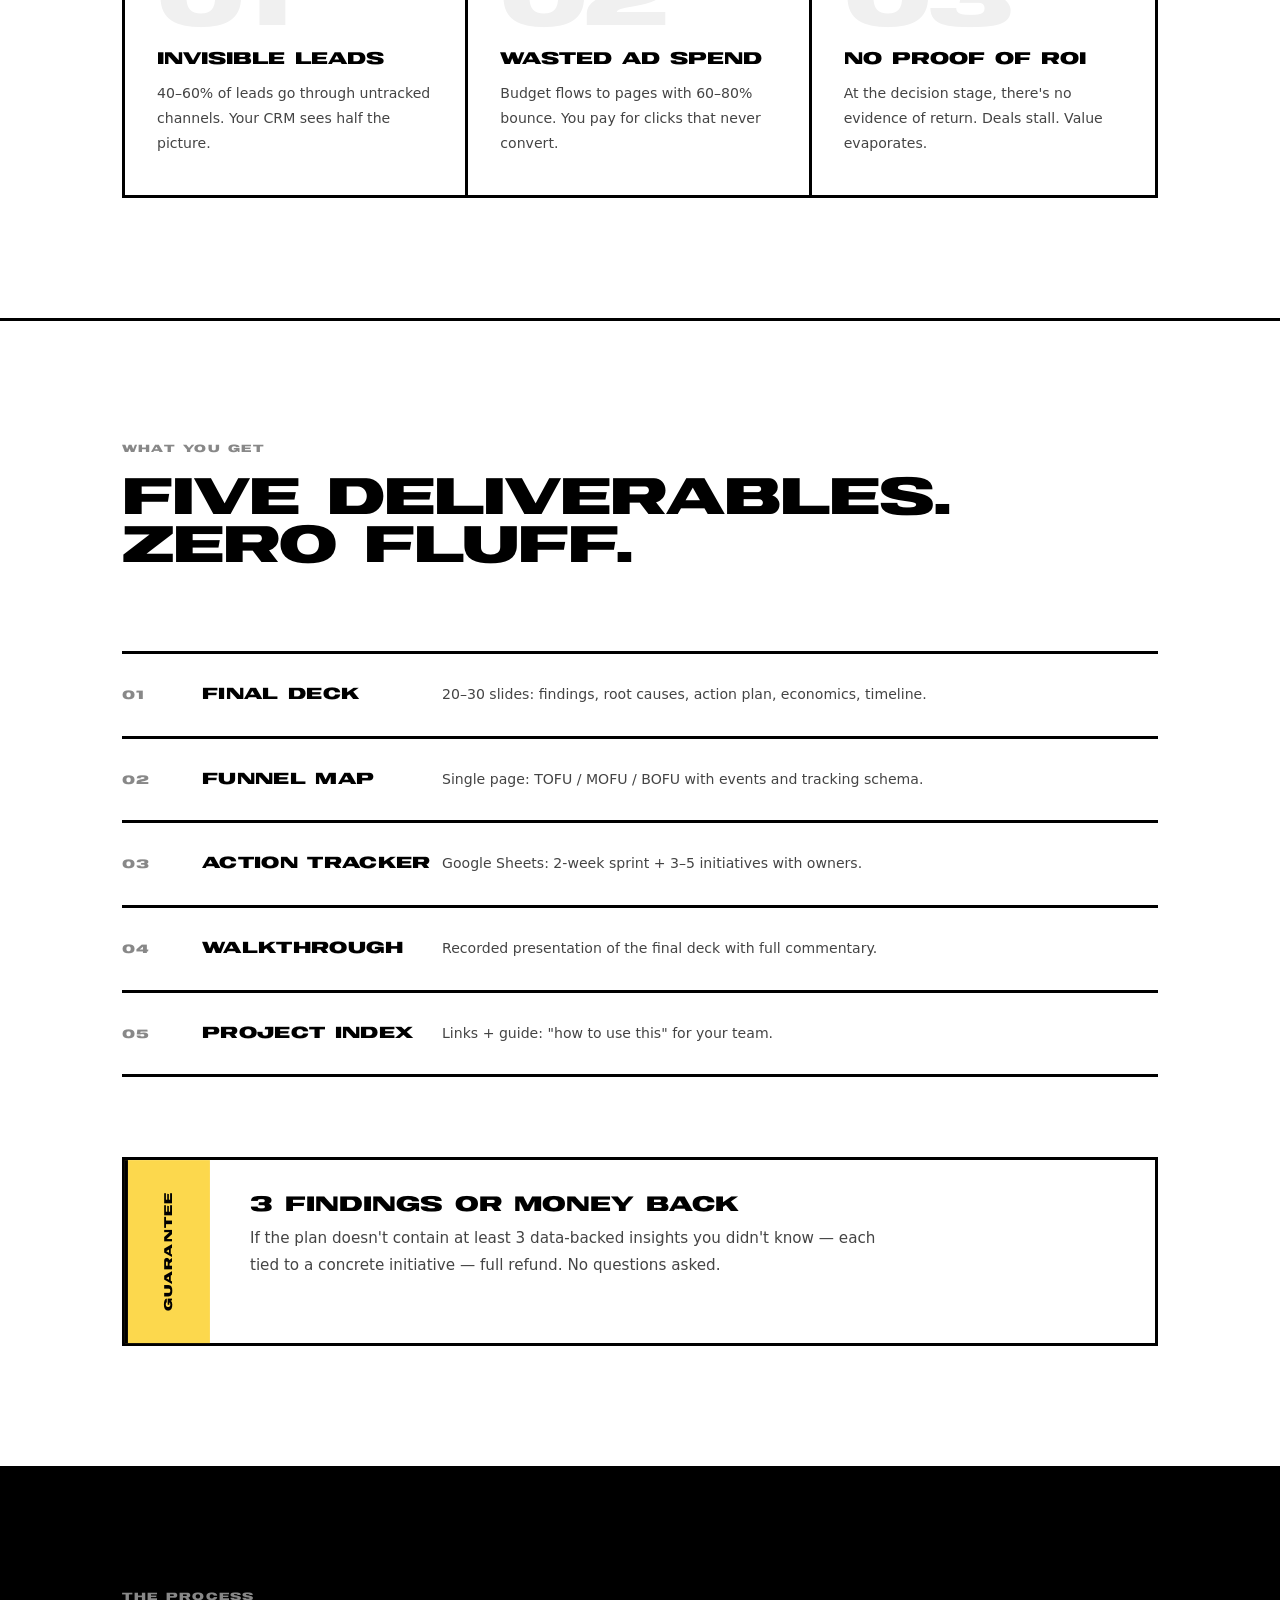
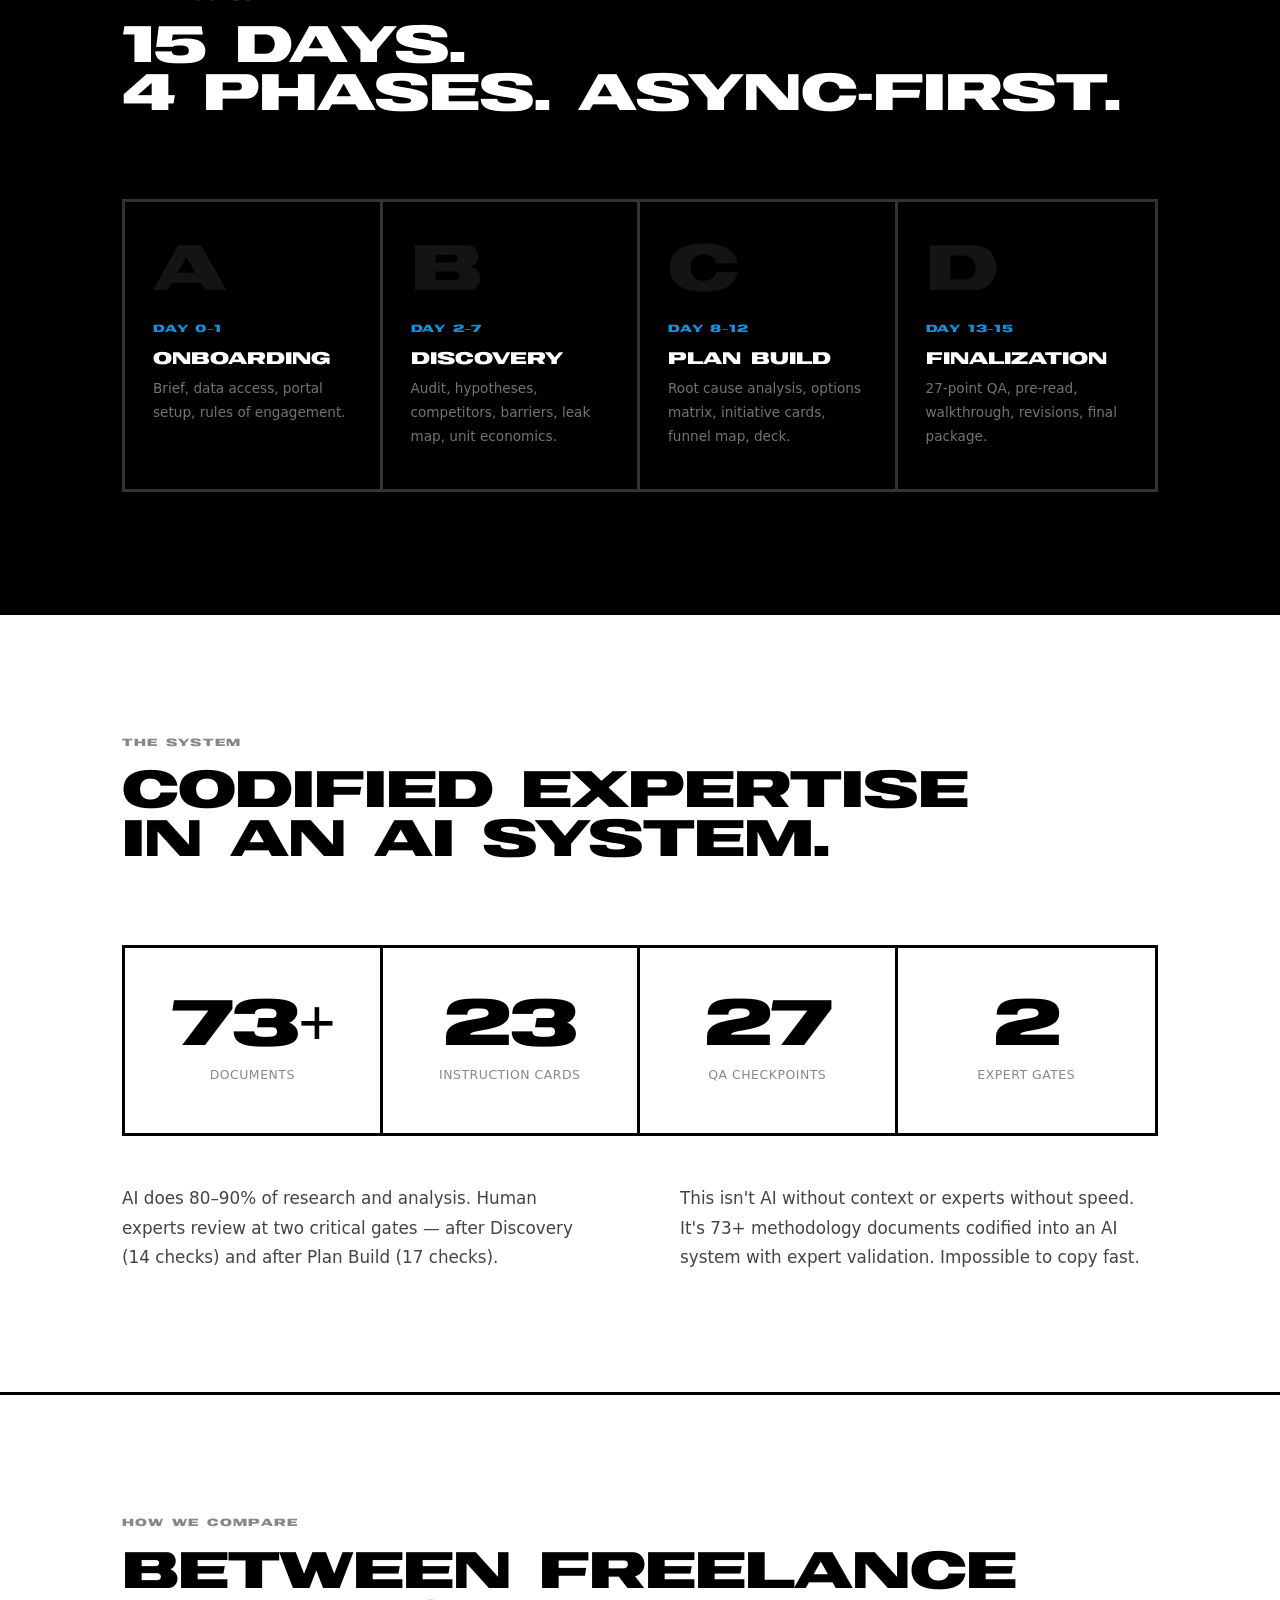
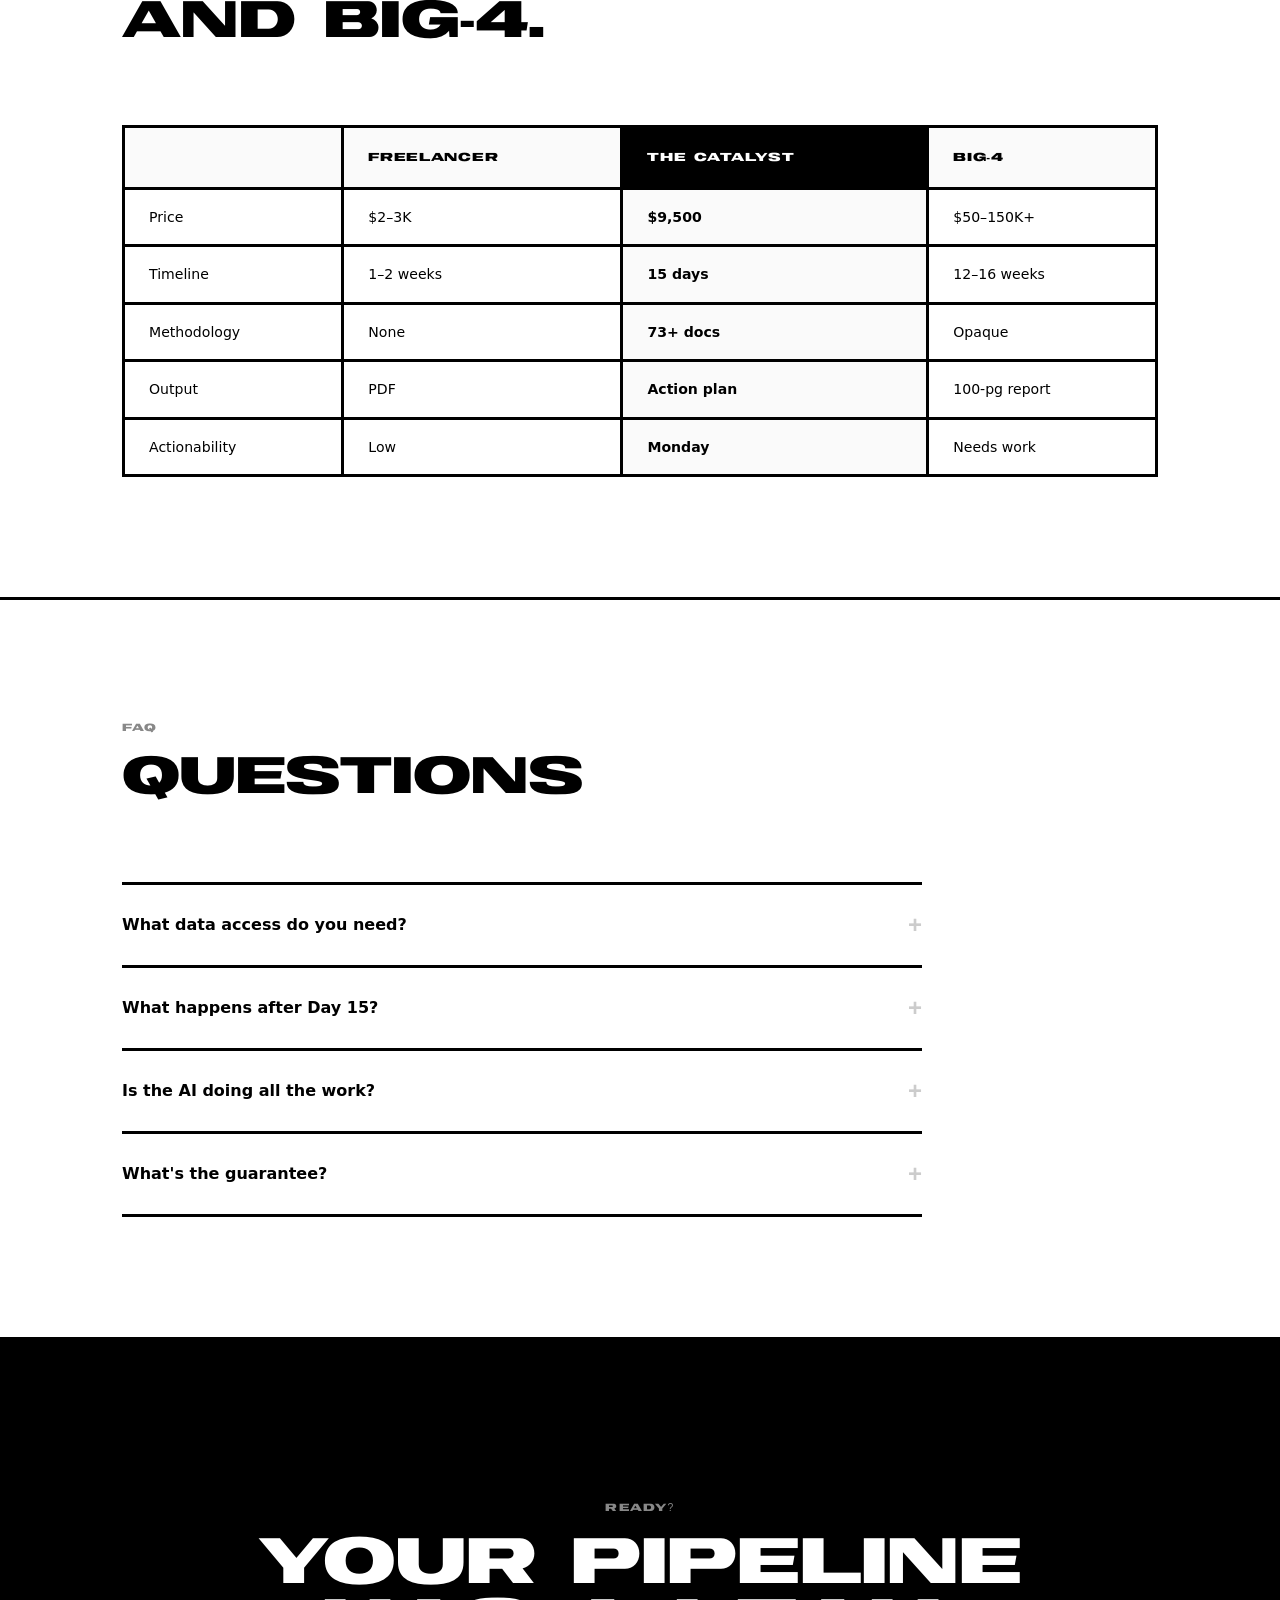
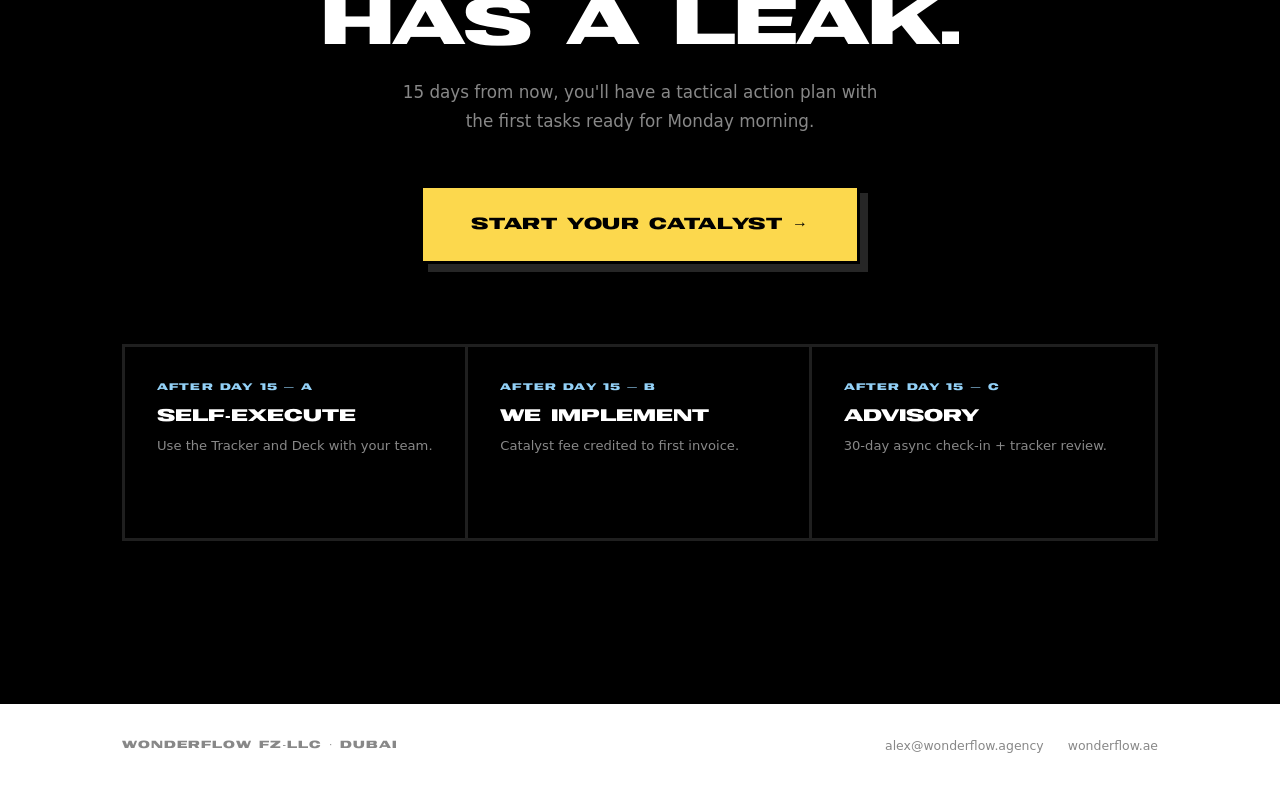
<file: landing/v3/index.html>
<!DOCTYPE html>
<html lang="en">
<head>
<meta charset="UTF-8">
<meta name="viewport" content="width=device-width, initial-scale=1.0">
<title>The Catalyst — Marketing Due Diligence | Wonderflow</title>
<meta name="description" content="AI-powered marketing due diligence. 15 days. $9,500. Tactical action plan backed by 73+ methodology documents.">
<style>
/* ========================================================
   V3: NEO-BRUT × EXAGGERATED MINIMAL
   Brutalist DNA (borders, shadows, uppercase) BUT with:
   - Massive typography (hero 6rem+)
   - Generous whitespace (sections 120px+)
   - Restrained color (mostly B/W + 1 accent at a time)
   - Sophisticated spacing rhythm
   - Mature B2B feel
   ======================================================== */

@font-face {
  font-family: 'Neutro';
  src: url('../fonts/Neutro-Bold.otf') format('opentype');
  font-weight: 700;
  font-display: swap;
}

@import url('https://fonts.googleapis.com/css2?family=Inter:wght@400;500;600;700&display=swap');

:root {
  --black: #000000;
  --near-black: #111111;
  --gray-900: #1A1A1A;
  --gray-700: #444444;
  --gray-500: #888888;
  --gray-300: #CCCCCC;
  --gray-100: #F0F0F0;
  --white: #FFFFFF;
  --off-white: #FAFAFA;

  /* Single accent — used sparingly */
  --accent: #198ED5;
  --accent-light: #93D1F7;
  --yellow: #FCD84D;
  --green: #00B176;
  --red: #FD4E2C;

  --font-display: 'Neutro', 'Arial Black', sans-serif;
  --font-body: 'Inter', system-ui, sans-serif;
  --border: 3px solid var(--black);
  --border-light: 1px solid var(--gray-300);
  --shadow: 6px 6px 0px var(--black);
  --container: 1100px;
  --section-gap: 120px;
}

*, *::before, *::after { box-sizing: border-box; margin: 0; padding: 0; }
html { font-size: 16px; scroll-behavior: smooth; }
body {
  font-family: var(--font-body);
  color: var(--black);
  background: var(--white);
  line-height: 1.6;
  -webkit-font-smoothing: antialiased;
  overflow-x: hidden;
}
a { color: inherit; text-decoration: none; }
button { font-family: inherit; cursor: pointer; }

/* === TYPOGRAPHY — EXAGGERATED === */
h1, h2, h3, h4 {
  font-family: var(--font-display);
  font-weight: 700;
  text-transform: uppercase;
  line-height: 0.95;
  letter-spacing: -0.02em;
}
h1 {
  font-size: clamp(3rem, 8vw, 6rem);
  letter-spacing: -0.03em;
}
h2 {
  font-size: clamp(2rem, 4.5vw, 3.2rem);
  letter-spacing: -0.02em;
}
h3 { font-size: 1.05rem; line-height: 1.2; letter-spacing: 0; }
p {
  font-size: 1.05rem;
  line-height: 1.75;
  color: var(--gray-700);
  max-width: 640px;
}

.c { max-width: var(--container); margin: 0 auto; padding: 0 32px; }
section { padding: var(--section-gap) 0; }

/* === REVEAL === */
.reveal {
  opacity: 0;
  transform: translateY(24px);
  transition: opacity 0.7s cubic-bezier(0.16, 1, 0.3, 1), transform 0.7s cubic-bezier(0.16, 1, 0.3, 1);
}
.reveal.visible { opacity: 1; transform: translateY(0); }
.reveal-d1 { transition-delay: 150ms; }
.reveal-d2 { transition-delay: 300ms; }
.reveal-d3 { transition-delay: 450ms; }

/* === NAV — MINIMAL === */
nav {
  position: sticky;
  top: 0;
  background: var(--white);
  border-bottom: var(--border);
  z-index: 100;
}
.nav__inner {
  display: flex;
  justify-content: space-between;
  align-items: center;
  height: 60px;
}
.nav__logo {
  font-family: var(--font-display);
  font-weight: 700;
  font-size: 0.85rem;
  text-transform: uppercase;
  letter-spacing: 0.06em;
}
.nav-links { display: flex; gap: 32px; align-items: center; }
.nav-links a {
  font-family: var(--font-body);
  font-weight: 500;
  font-size: 0.78rem;
  text-transform: uppercase;
  letter-spacing: 0.06em;
  color: var(--gray-500);
  transition: color 0.2s;
}
.nav-links a:hover { color: var(--black); }
.nav-cta {
  padding: 10px 24px;
  background: var(--black);
  color: var(--white) !important;
  font-family: var(--font-display) !important;
  font-weight: 700 !important;
  font-size: 0.7rem !important;
  letter-spacing: 0.06em;
}

/* === HERO — EXAGGERATED === */
.hero {
  padding: 100px 0 var(--section-gap);
  border-bottom: var(--border);
}
.hero__label {
  font-family: var(--font-display);
  font-size: 0.65rem;
  text-transform: uppercase;
  letter-spacing: 0.12em;
  color: var(--gray-500);
  margin-bottom: 32px;
}
.hero h1 {
  margin-bottom: 40px;
}
.hero h1 .thin {
  font-family: var(--font-body);
  font-weight: 400;
  font-style: italic;
  text-transform: none;
  letter-spacing: -0.01em;
  color: var(--gray-500);
}
.hero__sub {
  font-size: 1.15rem;
  margin-bottom: 48px;
}
.hero__acts { display: flex; gap: 16px; align-items: center; flex-wrap: wrap; }

/* CTA — refined brutalist */
.btn-primary {
  display: inline-flex;
  align-items: center;
  gap: 12px;
  padding: 20px 40px;
  background: var(--yellow);
  color: var(--black);
  border: var(--border);
  font-family: var(--font-display);
  font-weight: 700;
  font-size: 0.85rem;
  text-transform: uppercase;
  letter-spacing: 0.04em;
  box-shadow: var(--shadow);
  transition: transform 0.12s, box-shadow 0.12s;
  text-decoration: none;
}
.btn-primary:hover {
  transform: translate(3px, 3px);
  box-shadow: 3px 3px 0px var(--black);
}
.btn-secondary {
  display: inline-flex;
  align-items: center;
  gap: 8px;
  padding: 20px 32px;
  color: var(--black);
  font-family: var(--font-body);
  font-weight: 600;
  font-size: 0.88rem;
  border-bottom: 2px solid var(--black);
  text-decoration: none;
  transition: border-color 0.2s;
}
.btn-secondary:hover { border-color: var(--accent); color: var(--accent); }

/* Hero stats — minimal */
.hero__stats {
  display: flex;
  gap: 0;
  margin-top: 80px;
  border-top: var(--border);
}
.hero-stat {
  flex: 1;
  padding: 32px 0;
  border-right: var(--border);
}
.hero-stat:last-child { border-right: none; }
.hero-stat__v {
  font-family: var(--font-display);
  font-size: 2.4rem;
  text-transform: uppercase;
  letter-spacing: -0.02em;
}
.hero-stat__l {
  font-size: 0.78rem;
  color: var(--gray-500);
  margin-top: 4px;
  text-transform: uppercase;
  letter-spacing: 0.04em;
}

/* === PROBLEM — OVERSIZED NUMBERS === */
.problem { border-bottom: var(--border); }
.problem__header {
  display: grid;
  grid-template-columns: 1fr 1fr;
  gap: 80px;
  align-items: end;
}
.problem__items {
  margin-top: 80px;
  display: grid;
  grid-template-columns: repeat(3, 1fr);
  gap: 0;
  border: var(--border);
}
.problem-item {
  padding: 40px 32px;
  border-right: var(--border);
  position: relative;
}
.problem-item:last-child { border-right: none; }
.problem-item__num {
  font-family: var(--font-display);
  font-size: 5rem;
  line-height: 0.85;
  color: var(--gray-100);
  letter-spacing: -0.04em;
  margin-bottom: 16px;
  transition: color 0.3s;
}
.problem-item:hover .problem-item__num { color: var(--red); }
.problem-item h3 { margin-bottom: 12px; }
.problem-item p { font-size: 0.88rem; }

/* === DELIVERABLES === */
.deliverables { border-bottom: var(--border); }
.del-list { margin-top: 80px; }
.del-row {
  display: grid;
  grid-template-columns: 80px 240px 1fr;
  gap: 0;
  border-bottom: var(--border);
  align-items: baseline;
  padding: 28px 0;
  transition: background 0.2s;
}
.del-row:first-child { border-top: var(--border); }
.del-row:hover { background: var(--off-white); }
.del-row__num {
  font-family: var(--font-display);
  font-size: 0.75rem;
  color: var(--gray-500);
  text-transform: uppercase;
  letter-spacing: 0.06em;
}
.del-row__title {
  font-family: var(--font-display);
  font-size: 1rem;
  text-transform: uppercase;
  letter-spacing: 0.02em;
}
.del-row__desc {
  font-size: 0.88rem;
  color: var(--gray-700);
  max-width: none;
}

/* Guarantee — horizontal bar */
.guarantee {
  margin-top: 80px;
  display: grid;
  grid-template-columns: auto 1fr;
  border: var(--border);
}
.guarantee__badge {
  background: var(--yellow);
  padding: 32px;
  border-right: var(--border);
  display: flex;
  align-items: center;
  writing-mode: vertical-rl;
  text-orientation: mixed;
  font-family: var(--font-display);
  font-size: 0.7rem;
  text-transform: uppercase;
  letter-spacing: 0.1em;
  transform: rotate(180deg);
}
.guarantee__content {
  padding: 32px 40px;
}
.guarantee__content h3 { margin-bottom: 8px; font-size: 1.3rem; }
.guarantee__content p { font-size: 0.95rem; }

/* === PROCESS — DARK, MINIMAL === */
.process {
  background: var(--black);
  color: var(--white);
  border-bottom: var(--border);
}
.process h2 { color: var(--white); }
.process p { color: var(--gray-500); }
.process .section-label { color: var(--gray-500); }
.section-label {
  font-family: var(--font-display);
  font-size: 0.65rem;
  text-transform: uppercase;
  letter-spacing: 0.12em;
  color: var(--gray-500);
  margin-bottom: 16px;
}
.phases {
  display: grid;
  grid-template-columns: repeat(4, 1fr);
  gap: 0;
  margin-top: 80px;
  border: 3px solid rgba(255,255,255,0.2);
}
.phase {
  padding: 40px 28px;
  border-right: 3px solid rgba(255,255,255,0.2);
  transition: background 0.3s;
}
.phase:last-child { border-right: none; }
.phase:hover { background: rgba(255,255,255,0.05); }
.phase__letter {
  font-family: var(--font-display);
  font-size: 4rem;
  line-height: 0.85;
  color: rgba(255,255,255,0.08);
  letter-spacing: -0.04em;
  margin-bottom: 24px;
  transition: color 0.3s;
}
.phase:hover .phase__letter { color: var(--accent); }
.phase__days {
  font-family: var(--font-display);
  font-size: 0.65rem;
  text-transform: uppercase;
  letter-spacing: 0.08em;
  color: var(--accent);
  margin-bottom: 12px;
}
.phase h3 { color: var(--white); margin-bottom: 8px; }
.phase p { font-size: 0.85rem; color: rgba(255,255,255,0.45); }

/* === METHODOLOGY — STATS WALL === */
.methodology { border-bottom: var(--border); }
.meth-wall {
  display: grid;
  grid-template-columns: repeat(4, 1fr);
  gap: 0;
  margin-top: 80px;
  border: var(--border);
}
.meth-stat {
  padding: 48px 32px;
  border-right: var(--border);
  text-align: center;
  transition: all 0.3s;
}
.meth-stat:last-child { border-right: none; }
.meth-stat:hover { background: var(--off-white); }
.meth-stat__v {
  font-family: var(--font-display);
  font-size: 4rem;
  letter-spacing: -0.04em;
  line-height: 0.9;
  color: var(--black);
}
.meth-stat__l {
  font-size: 0.78rem;
  color: var(--gray-500);
  margin-top: 12px;
  text-transform: uppercase;
  letter-spacing: 0.04em;
}

.meth-text {
  margin-top: 48px;
  display: grid;
  grid-template-columns: 1fr 1fr;
  gap: 80px;
}
.meth-text p { max-width: none; }

/* === COMPARISON — CLEAN TABLE === */
.comparison { border-bottom: var(--border); }
.comp-table {
  width: 100%;
  border-collapse: collapse;
  margin-top: 80px;
  border: var(--border);
}
.comp-table th {
  padding: 20px 24px;
  border: var(--border);
  font-family: var(--font-display);
  font-size: 0.72rem;
  text-transform: uppercase;
  letter-spacing: 0.06em;
  text-align: left;
  background: var(--off-white);
}
.comp-table th:nth-child(3) {
  background: var(--black);
  color: var(--white);
}
.comp-table td {
  padding: 16px 24px;
  border: var(--border);
  font-size: 0.88rem;
}
.comp-table td:nth-child(3) {
  font-weight: 700;
  background: var(--off-white);
}
.comp-table tr:hover td { background: var(--gray-100); }
.comp-table tr:hover td:nth-child(3) { background: var(--yellow); }

/* === FAQ — MINIMAL === */
.faq { border-bottom: var(--border); }
.faq-grid {
  margin-top: 80px;
  max-width: 800px;
}
.faq-item {
  border-bottom: var(--border);
}
.faq-item:first-child { border-top: var(--border); }
.faq-q {
  display: flex;
  justify-content: space-between;
  align-items: center;
  padding: 24px 0;
  background: transparent;
  cursor: pointer;
  border: none;
  width: 100%;
  text-align: left;
  font-family: var(--font-body);
  font-weight: 600;
  font-size: 1rem;
  transition: color 0.2s;
}
.faq-q:hover { color: var(--accent); }
.faq-q__icon {
  font-family: var(--font-display);
  font-size: 1.5rem;
  transition: transform 0.3s cubic-bezier(0.16, 1, 0.3, 1);
  flex-shrink: 0;
  color: var(--gray-300);
}
.faq-item.active .faq-q__icon {
  transform: rotate(45deg);
  color: var(--black);
}
.faq-a {
  max-height: 0;
  overflow: hidden;
  transition: max-height 0.5s cubic-bezier(0.16, 1, 0.3, 1), padding 0.5s;
  padding: 0;
}
.faq-item.active .faq-a {
  max-height: 200px;
  padding: 0 0 24px;
}
.faq-a p { font-size: 0.92rem; max-width: none; }

/* === FINAL CTA — FULL BLACK === */
.final-cta {
  background: var(--black);
  color: var(--white);
  text-align: center;
  padding: 160px 0;
}
.final-cta .section-label { color: var(--gray-500); }
.final-cta h2 {
  color: var(--white);
  margin-bottom: 24px;
  font-size: clamp(2.4rem, 5vw, 4rem);
}
.final-cta p {
  color: var(--gray-500);
  max-width: 500px;
  margin: 0 auto 48px;
}
.final-cta .btn-primary {
  background: var(--yellow);
  font-size: 1rem;
  padding: 24px 48px;
  box-shadow: 8px 8px 0px rgba(255,255,255,0.15);
}
.final-cta .btn-primary:hover {
  box-shadow: 4px 4px 0px rgba(255,255,255,0.15);
}

.after-options {
  display: grid;
  grid-template-columns: repeat(3, 1fr);
  gap: 0;
  margin-top: 80px;
  border: 3px solid rgba(255,255,255,0.12);
  text-align: left;
}
.after-opt {
  padding: 32px;
  border-right: 3px solid rgba(255,255,255,0.12);
  transition: background 0.3s;
}
.after-opt:last-child { border-right: none; }
.after-opt:hover { background: rgba(255,255,255,0.03); }
.after-opt__label {
  font-family: var(--font-display);
  font-size: 0.6rem;
  text-transform: uppercase;
  letter-spacing: 0.12em;
  color: var(--accent-light);
  margin-bottom: 12px;
}
.after-opt h3 { color: var(--white); margin-bottom: 8px; }
.after-opt p { font-size: 0.82rem; color: var(--gray-500); max-width: none; }

/* === FOOTER — WHISPER === */
footer {
  border-top: var(--border);
  padding: 32px 0;
}
.footer__inner {
  display: flex;
  justify-content: space-between;
  align-items: center;
}
.footer__name {
  font-family: var(--font-display);
  font-size: 0.65rem;
  text-transform: uppercase;
  letter-spacing: 0.1em;
  color: var(--gray-500);
}
.footer__links { display: flex; gap: 24px; }
.footer__links a {
  font-size: 0.78rem;
  color: var(--gray-500);
  transition: color 0.2s;
}
.footer__links a:hover { color: var(--black); }

/* === RESPONSIVE === */
@media (max-width: 900px) {
  :root { --section-gap: 80px; }
  .hero h1 { font-size: clamp(2.4rem, 7vw, 4rem); }
  .hero__stats { flex-direction: column; }
  .hero-stat { border-right: none; border-bottom: var(--border); }
  .hero-stat:last-child { border-bottom: none; }
  .problem__header { grid-template-columns: 1fr; gap: 24px; }
  .problem__items { grid-template-columns: 1fr; }
  .problem-item { border-right: none; border-bottom: var(--border); }
  .problem-item:last-child { border-bottom: none; }
  .del-row { grid-template-columns: 60px 1fr; }
  .del-row__desc { grid-column: 1 / -1; margin-top: 8px; }
  .phases { grid-template-columns: 1fr 1fr; }
  .phase { border-bottom: 3px solid rgba(255,255,255,0.2); }
  .meth-wall { grid-template-columns: 1fr 1fr; }
  .meth-stat { border-bottom: var(--border); }
  .meth-text { grid-template-columns: 1fr; gap: 24px; }
  .after-options { grid-template-columns: 1fr; }
  .after-opt { border-right: none; border-bottom: 3px solid rgba(255,255,255,0.12); }
  .after-opt:last-child { border-bottom: none; }
  .nav-links a:not(.nav-cta) { display: none; }
}
@media (max-width: 600px) {
  .phases { grid-template-columns: 1fr; }
  .phase { border-right: none; }
  .meth-wall { grid-template-columns: 1fr; }
  .meth-stat { border-right: none; }
}

@media (prefers-reduced-motion: reduce) {
  *, *::before, *::after {
    animation-duration: 0.01ms !important;
    transition-duration: 0.01ms !important;
  }
}
</style>
</head>
<body>

<!-- NAV -->
<nav>
  <div class="c">
    <div class="nav__inner">
      <div class="nav__logo">The Catalyst</div>
      <div class="nav-links">
        <a href="#problem">Problem</a>
        <a href="#deliverables">Deliverables</a>
        <a href="#process">Process</a>
        <a href="#faq">FAQ</a>
        <a href="#cta" class="nav-cta">Start a Project</a>
      </div>
    </div>
  </div>
</nav>

<!-- HERO -->
<section class="hero">
  <div class="c">
    <div class="hero__label reveal">Marketing Due Diligence</div>
    <h1 class="reveal reveal-d1">Stop<br>guessing.<br><span class="thin">Start diagnosing.</span></h1>
    <p class="hero__sub reveal reveal-d2">AI-powered marketing audit that finds the real reasons your pipeline leaks money — and delivers a tactical plan to fix them. In 15 working days.</p>
    <div class="hero__acts reveal reveal-d3">
      <a href="#cta" class="btn-primary">Get Your Diagnosis →</a>
      <a href="#process" class="btn-secondary">See the Process ↓</a>
    </div>
    <div class="hero__stats reveal">
      <div class="hero-stat">
        <div class="hero-stat__v">$9,500</div>
        <div class="hero-stat__l">Fixed price</div>
      </div>
      <div class="hero-stat">
        <div class="hero-stat__v">15 Days</div>
        <div class="hero-stat__l">Kickoff to plan</div>
      </div>
      <div class="hero-stat">
        <div class="hero-stat__v">73+</div>
        <div class="hero-stat__l">Methodology docs</div>
      </div>
      <div class="hero-stat">
        <div class="hero-stat__v">27-pt</div>
        <div class="hero-stat__l">QA checklist</div>
      </div>
    </div>
  </div>
</section>

<!-- PROBLEM -->
<section class="problem" id="problem">
  <div class="c">
    <div class="problem__header">
      <div>
        <div class="section-label reveal">The Problem</div>
        <h2 class="reveal reveal-d1">You're spending.<br>But not growing.</h2>
      </div>
      <div>
        <p class="reveal reveal-d2">Most marketing teams run on intuition. The Catalyst replaces guesswork with data-backed root cause analysis — so you fix structure, not symptoms.</p>
      </div>
    </div>
    <div class="problem__items reveal">
      <div class="problem-item">
        <div class="problem-item__num">01</div>
        <h3>Invisible Leads</h3>
        <p>40–60% of leads go through untracked channels. Your CRM sees half the picture.</p>
      </div>
      <div class="problem-item">
        <div class="problem-item__num">02</div>
        <h3>Wasted Ad Spend</h3>
        <p>Budget flows to pages with 60–80% bounce. You pay for clicks that never convert.</p>
      </div>
      <div class="problem-item">
        <div class="problem-item__num">03</div>
        <h3>No Proof of ROI</h3>
        <p>At the decision stage, there's no evidence of return. Deals stall. Value evaporates.</p>
      </div>
    </div>
  </div>
</section>

<!-- DELIVERABLES -->
<section class="deliverables" id="deliverables">
  <div class="c">
    <div class="section-label reveal">What You Get</div>
    <h2 class="reveal reveal-d1">Five deliverables.<br>Zero fluff.</h2>
    <div class="del-list reveal reveal-d2">
      <div class="del-row">
        <div class="del-row__num">01</div>
        <div class="del-row__title">Final Deck</div>
        <div class="del-row__desc">20–30 slides: findings, root causes, action plan, economics, timeline.</div>
      </div>
      <div class="del-row">
        <div class="del-row__num">02</div>
        <div class="del-row__title">Funnel Map</div>
        <div class="del-row__desc">Single page: TOFU / MOFU / BOFU with events and tracking schema.</div>
      </div>
      <div class="del-row">
        <div class="del-row__num">03</div>
        <div class="del-row__title">Action Tracker</div>
        <div class="del-row__desc">Google Sheets: 2-week sprint + 3–5 initiatives with owners.</div>
      </div>
      <div class="del-row">
        <div class="del-row__num">04</div>
        <div class="del-row__title">Walkthrough</div>
        <div class="del-row__desc">Recorded presentation of the final deck with full commentary.</div>
      </div>
      <div class="del-row">
        <div class="del-row__num">05</div>
        <div class="del-row__title">Project Index</div>
        <div class="del-row__desc">Links + guide: "how to use this" for your team.</div>
      </div>
    </div>
    <div class="guarantee reveal">
      <div class="guarantee__badge">Guarantee</div>
      <div class="guarantee__content">
        <h3>3 Findings or Money Back</h3>
        <p>If the plan doesn't contain at least 3 data-backed insights you didn't know — each tied to a concrete initiative — full refund. No questions asked.</p>
      </div>
    </div>
  </div>
</section>

<!-- PROCESS -->
<section class="process" id="process">
  <div class="c">
    <div class="section-label reveal">The Process</div>
    <h2 class="reveal reveal-d1">15 Days.<br>4 Phases. Async-first.</h2>
    <div class="phases reveal reveal-d2">
      <div class="phase">
        <div class="phase__letter">A</div>
        <div class="phase__days">Day 0–1</div>
        <h3>Onboarding</h3>
        <p>Brief, data access, portal setup, rules of engagement.</p>
      </div>
      <div class="phase">
        <div class="phase__letter">B</div>
        <div class="phase__days">Day 2–7</div>
        <h3>Discovery</h3>
        <p>Audit, hypotheses, competitors, barriers, leak map, unit economics.</p>
      </div>
      <div class="phase">
        <div class="phase__letter">C</div>
        <div class="phase__days">Day 8–12</div>
        <h3>Plan Build</h3>
        <p>Root cause analysis, options matrix, initiative cards, funnel map, deck.</p>
      </div>
      <div class="phase">
        <div class="phase__letter">D</div>
        <div class="phase__days">Day 13–15</div>
        <h3>Finalization</h3>
        <p>27-point QA, pre-read, walkthrough, revisions, final package.</p>
      </div>
    </div>
  </div>
</section>

<!-- METHODOLOGY -->
<section class="methodology" id="methodology">
  <div class="c">
    <div class="section-label reveal">The System</div>
    <h2 class="reveal reveal-d1">Codified expertise<br>in an AI system.</h2>
    <div class="meth-wall reveal reveal-d2">
      <div class="meth-stat">
        <div class="meth-stat__v">73+</div>
        <div class="meth-stat__l">Documents</div>
      </div>
      <div class="meth-stat">
        <div class="meth-stat__v">23</div>
        <div class="meth-stat__l">Instruction Cards</div>
      </div>
      <div class="meth-stat">
        <div class="meth-stat__v">27</div>
        <div class="meth-stat__l">QA Checkpoints</div>
      </div>
      <div class="meth-stat">
        <div class="meth-stat__v">2</div>
        <div class="meth-stat__l">Expert Gates</div>
      </div>
    </div>
    <div class="meth-text reveal">
      <p>AI does 80–90% of research and analysis. Human experts review at two critical gates — after Discovery (14 checks) and after Plan Build (17 checks).</p>
      <p>This isn't AI without context or experts without speed. It's 73+ methodology documents codified into an AI system with expert validation. Impossible to copy fast.</p>
    </div>
  </div>
</section>

<!-- COMPARISON -->
<section class="comparison" id="comparison">
  <div class="c">
    <div class="section-label reveal">How We Compare</div>
    <h2 class="reveal reveal-d1">Between freelance<br>and Big-4.</h2>
    <table class="comp-table reveal reveal-d2">
      <thead>
        <tr>
          <th></th>
          <th>Freelancer</th>
          <th>The Catalyst</th>
          <th>Big-4</th>
        </tr>
      </thead>
      <tbody>
        <tr><td>Price</td><td>$2–3K</td><td>$9,500</td><td>$50–150K+</td></tr>
        <tr><td>Timeline</td><td>1–2 weeks</td><td>15 days</td><td>12–16 weeks</td></tr>
        <tr><td>Methodology</td><td>None</td><td>73+ docs</td><td>Opaque</td></tr>
        <tr><td>Output</td><td>PDF</td><td>Action plan</td><td>100-pg report</td></tr>
        <tr><td>Actionability</td><td>Low</td><td>Monday</td><td>Needs work</td></tr>
      </tbody>
    </table>
  </div>
</section>

<!-- FAQ -->
<section class="faq" id="faq">
  <div class="c">
    <div class="section-label reveal">FAQ</div>
    <h2 class="reveal reveal-d1">Questions</h2>
    <div class="faq-grid reveal reveal-d2">
      <div class="faq-item">
        <button class="faq-q"><span>What data access do you need?</span><span class="faq-q__icon">+</span></button>
        <div class="faq-a"><p>Read-only access to GA4, ad platforms, and CRM. No CRM? We provide a structured brief template.</p></div>
      </div>
      <div class="faq-item">
        <button class="faq-q"><span>What happens after Day 15?</span><span class="faq-q__icon">+</span></button>
        <div class="faq-a"><p>Self-execute with the tracker, hire us for implementation (Catalyst fee credited), or 30-day advisory support.</p></div>
      </div>
      <div class="faq-item">
        <button class="faq-q"><span>Is the AI doing all the work?</span><span class="faq-q__icon">+</span></button>
        <div class="faq-a"><p>AI handles 80–90%. Senior experts validate at two gates with 14 and 17 checkpoint reviews.</p></div>
      </div>
      <div class="faq-item">
        <button class="faq-q"><span>What's the guarantee?</span><span class="faq-q__icon">+</span></button>
        <div class="faq-a"><p>3 data-backed findings you didn't know, each tied to an initiative — or full refund. Can be credited toward implementation instead.</p></div>
      </div>
    </div>
  </div>
</section>

<!-- FINAL CTA -->
<section class="final-cta" id="cta">
  <div class="c">
    <div class="section-label reveal">Ready?</div>
    <h2 class="reveal reveal-d1">Your pipeline<br>has a leak.</h2>
    <p class="reveal reveal-d2">15 days from now, you'll have a tactical action plan with the first tasks ready for Monday morning.</p>
    <a href="#" class="btn-primary reveal reveal-d3">Start Your Catalyst →</a>
    <div class="after-options reveal">
      <div class="after-opt">
        <div class="after-opt__label">After Day 15 — A</div>
        <h3>Self-Execute</h3>
        <p>Use the Tracker and Deck with your team.</p>
      </div>
      <div class="after-opt">
        <div class="after-opt__label">After Day 15 — B</div>
        <h3>We Implement</h3>
        <p>Catalyst fee credited to first invoice.</p>
      </div>
      <div class="after-opt">
        <div class="after-opt__label">After Day 15 — C</div>
        <h3>Advisory</h3>
        <p>30-day async check-in + tracker review.</p>
      </div>
    </div>
  </div>
</section>

<!-- FOOTER -->
<footer>
  <div class="c">
    <div class="footer__inner">
      <div class="footer__name">Wonderflow FZ-LLC · Dubai</div>
      <div class="footer__links">
        <a href="mailto:alex@wonderflow.agency">alex@wonderflow.agency</a>
        <a href="https://wonderflow.ae">wonderflow.ae</a>
      </div>
    </div>
  </div>
</footer>

<script>
// Reveal on scroll
const observer = new IntersectionObserver((entries) => {
  entries.forEach(entry => {
    if (entry.isIntersecting) entry.target.classList.add('visible');
  });
}, { threshold: 0.12, rootMargin: '0px 0px -60px 0px' });
document.querySelectorAll('.reveal').forEach(el => observer.observe(el));

// FAQ
document.querySelectorAll('.faq-q').forEach(btn => {
  btn.addEventListener('click', () => {
    const item = btn.closest('.faq-item');
    const wasActive = item.classList.contains('active');
    document.querySelectorAll('.faq-item').forEach(i => i.classList.remove('active'));
    if (!wasActive) item.classList.add('active');
  });
});
</script>

</body>
</html>
</file>
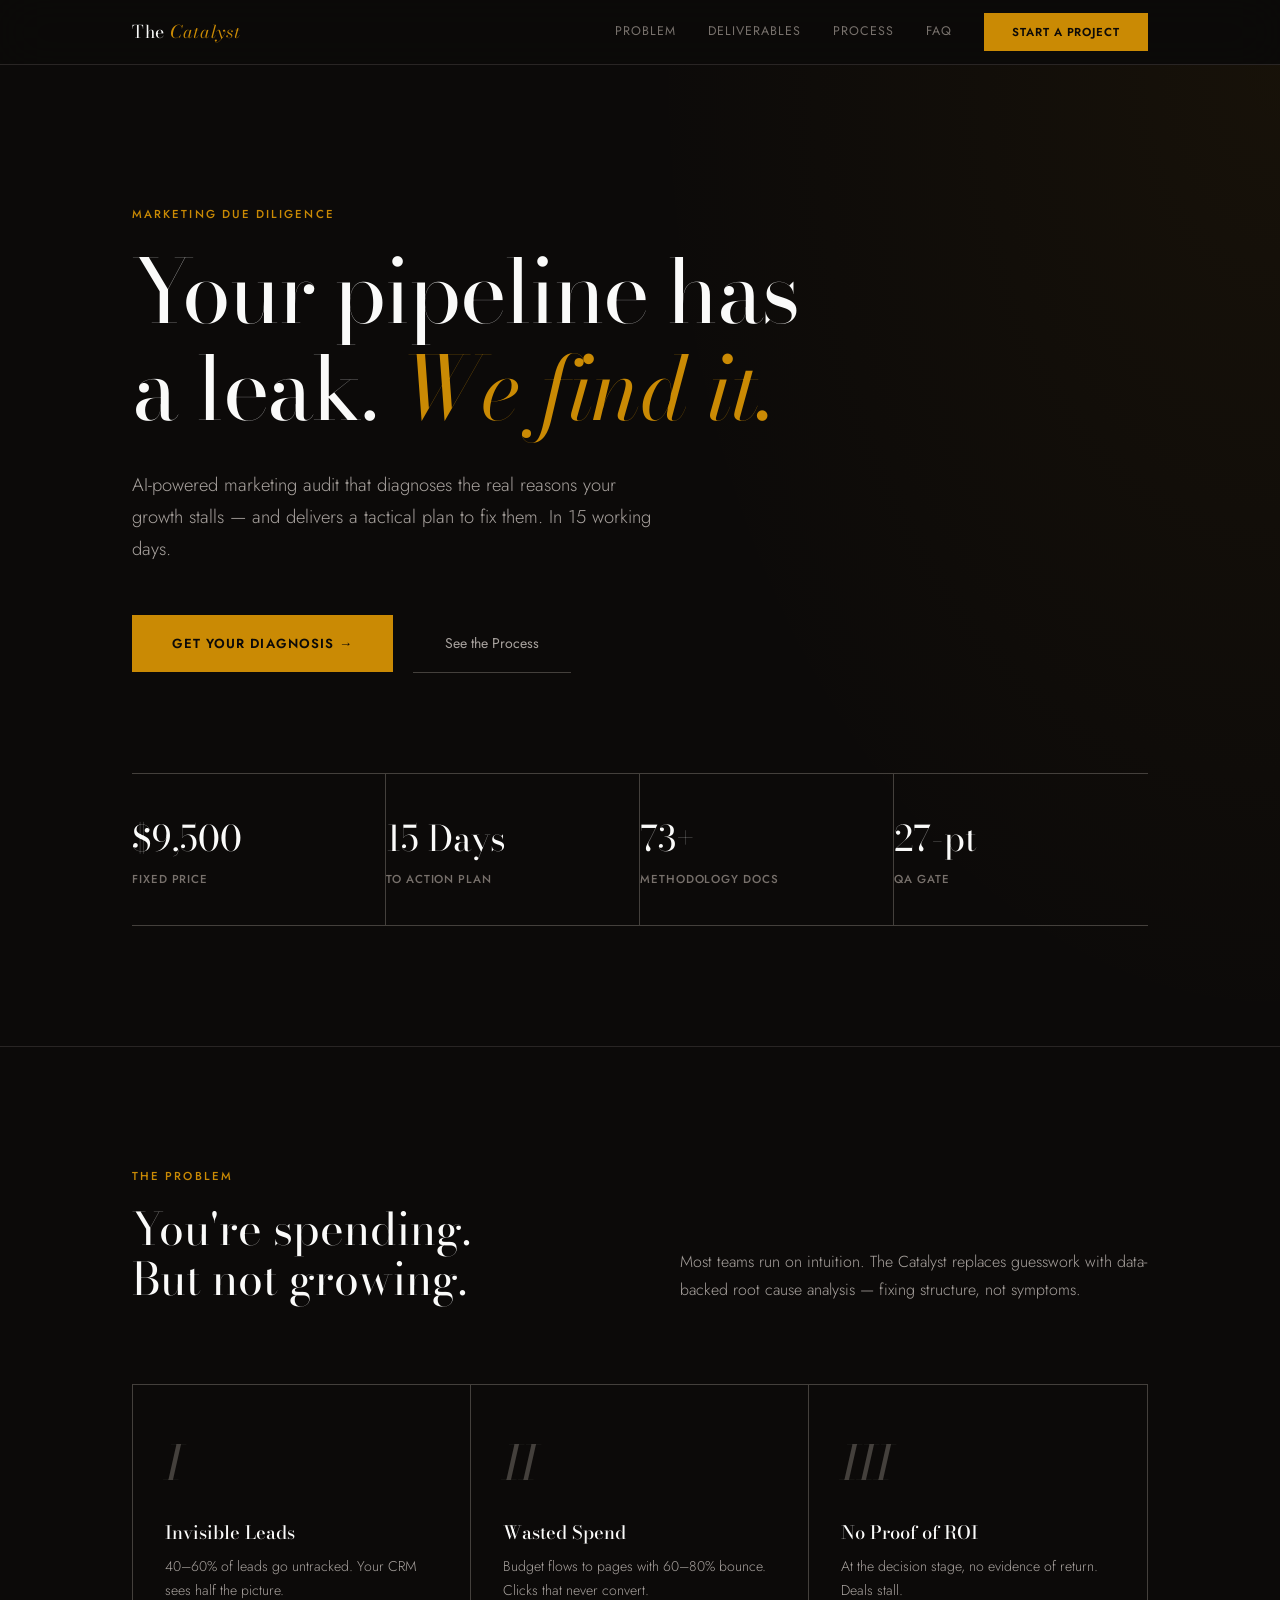
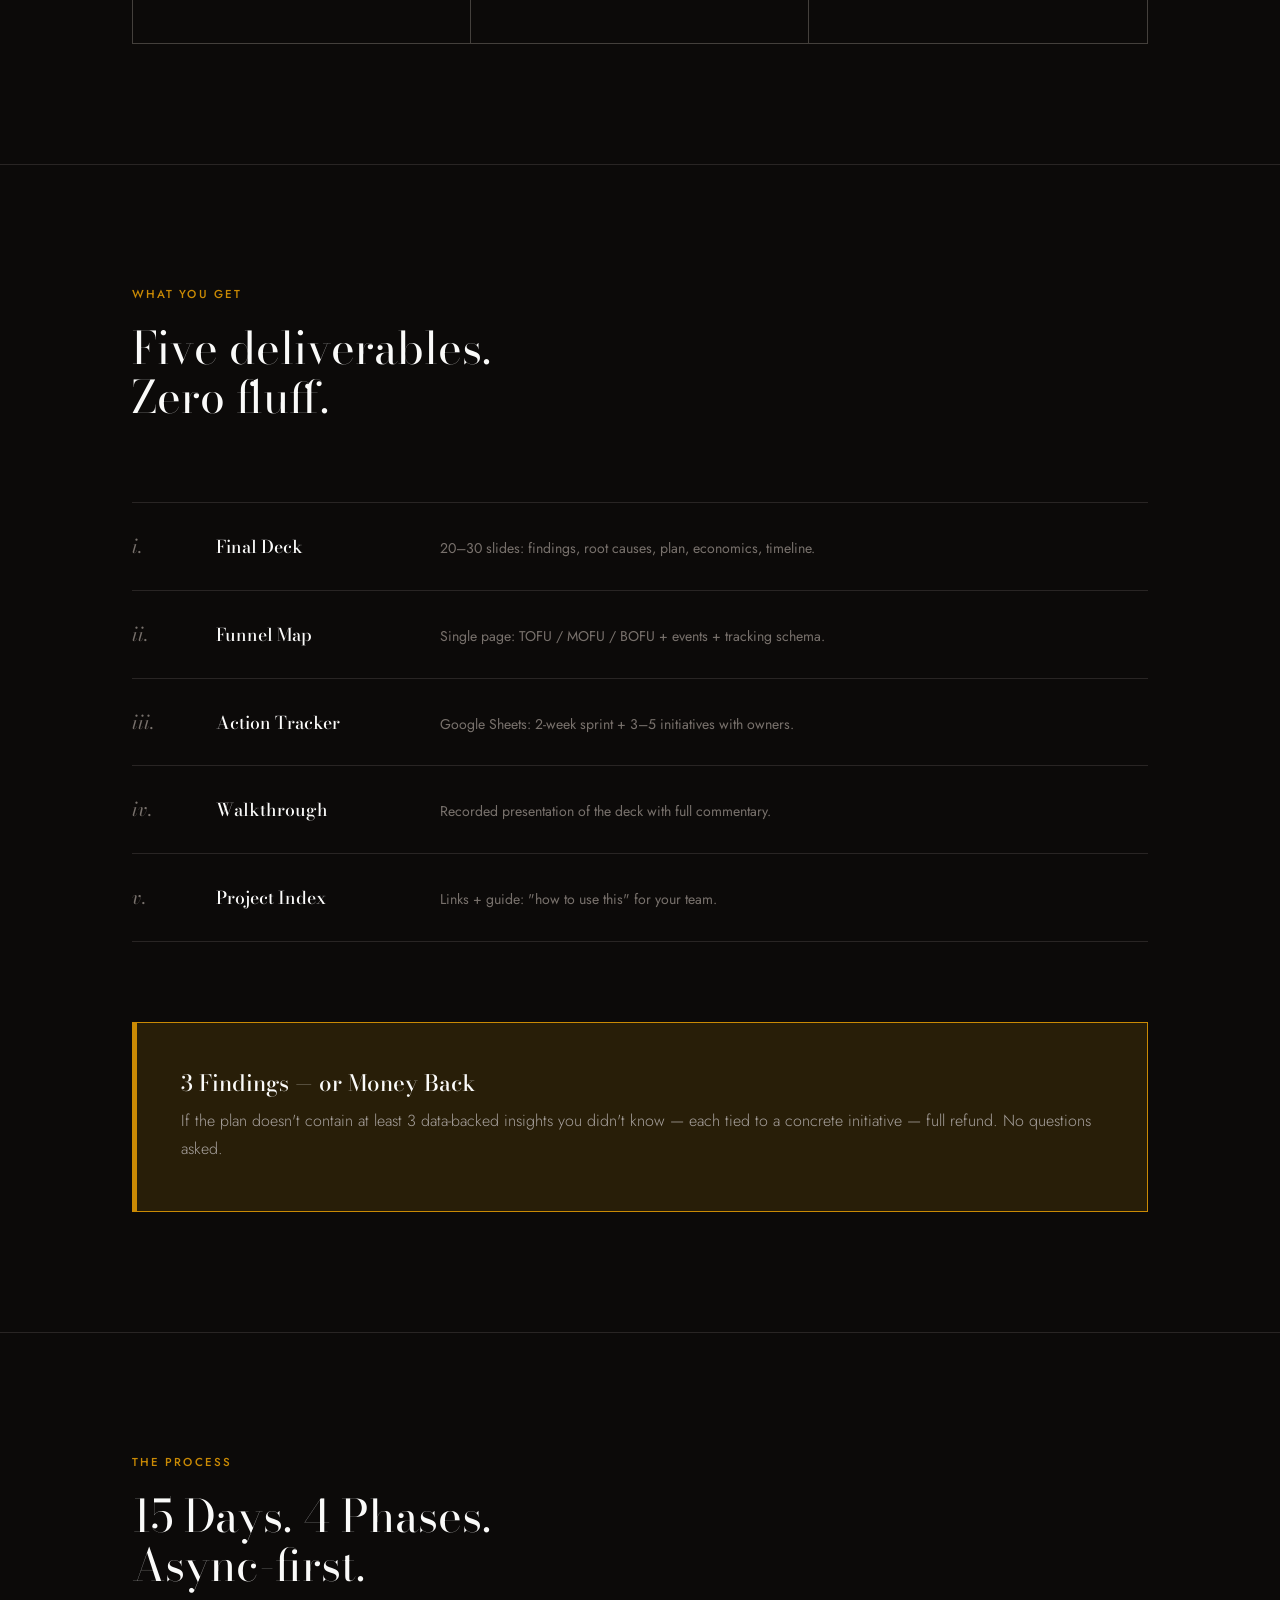
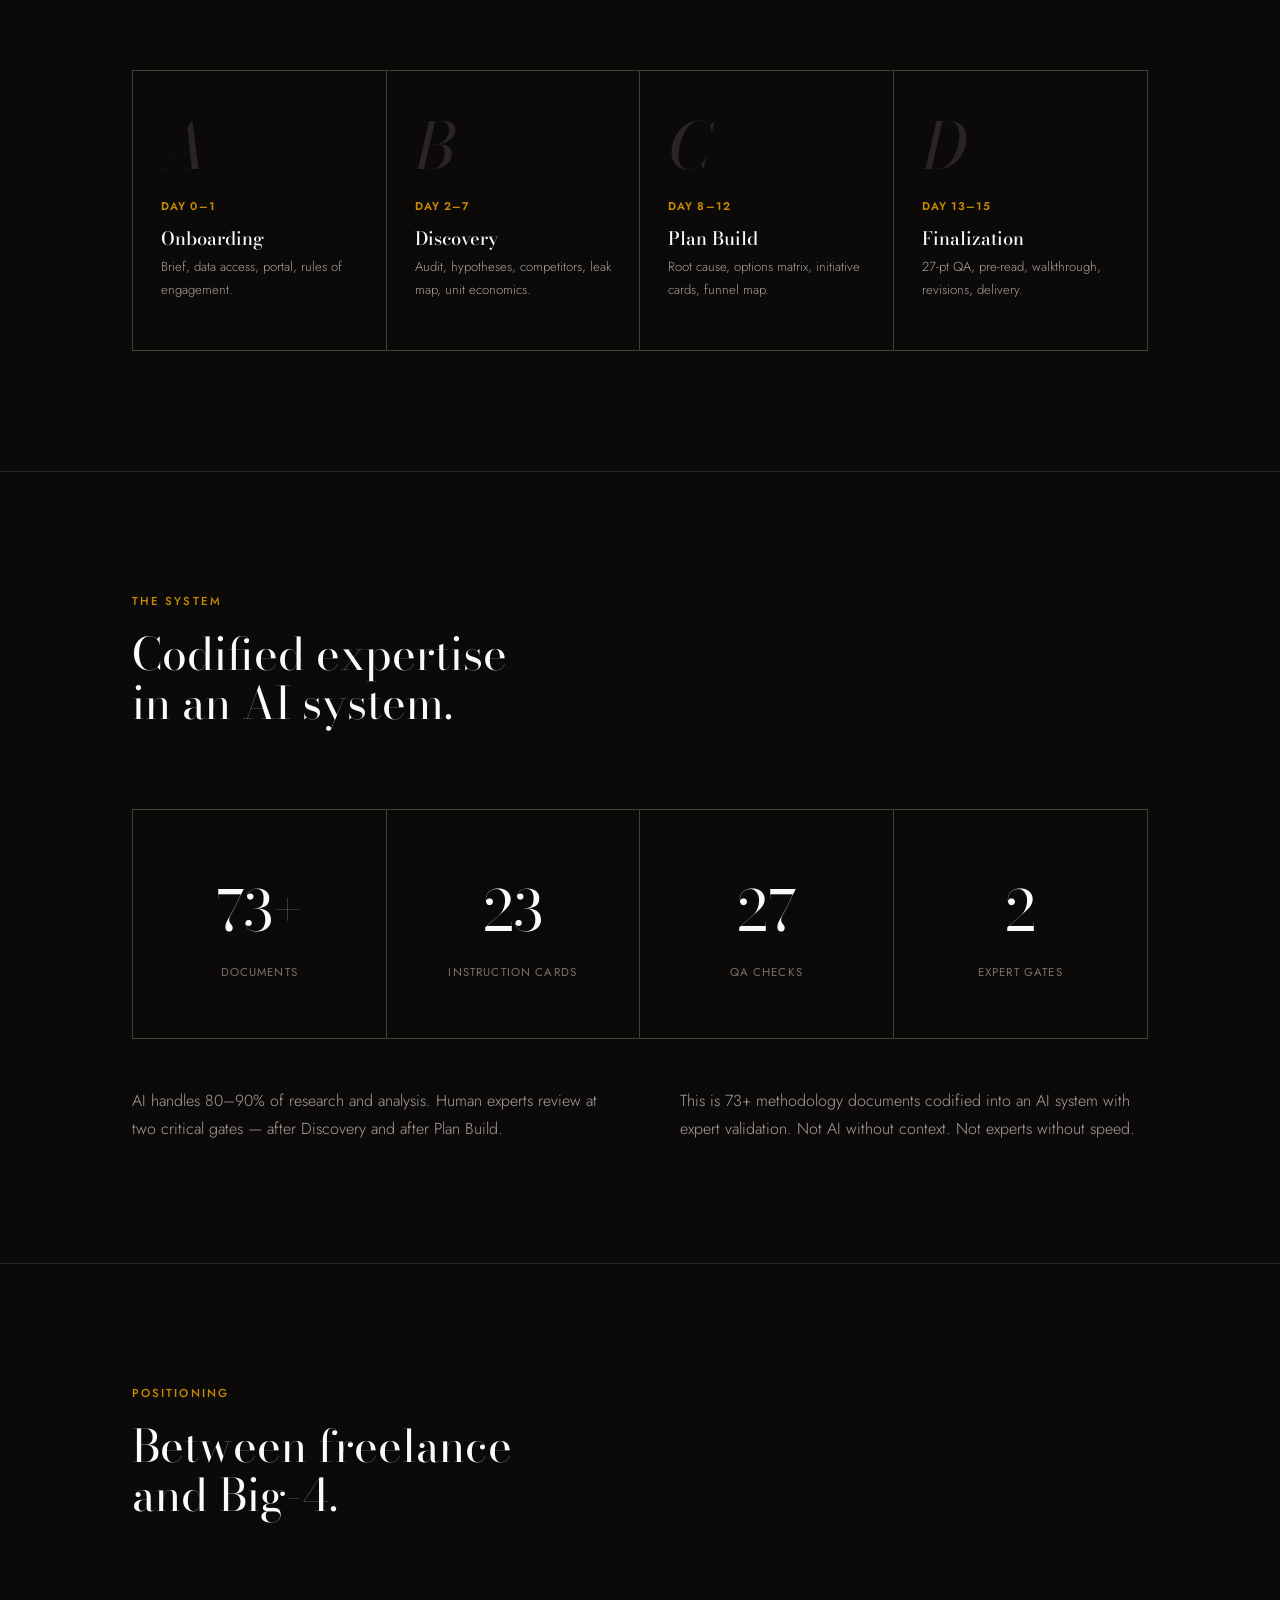
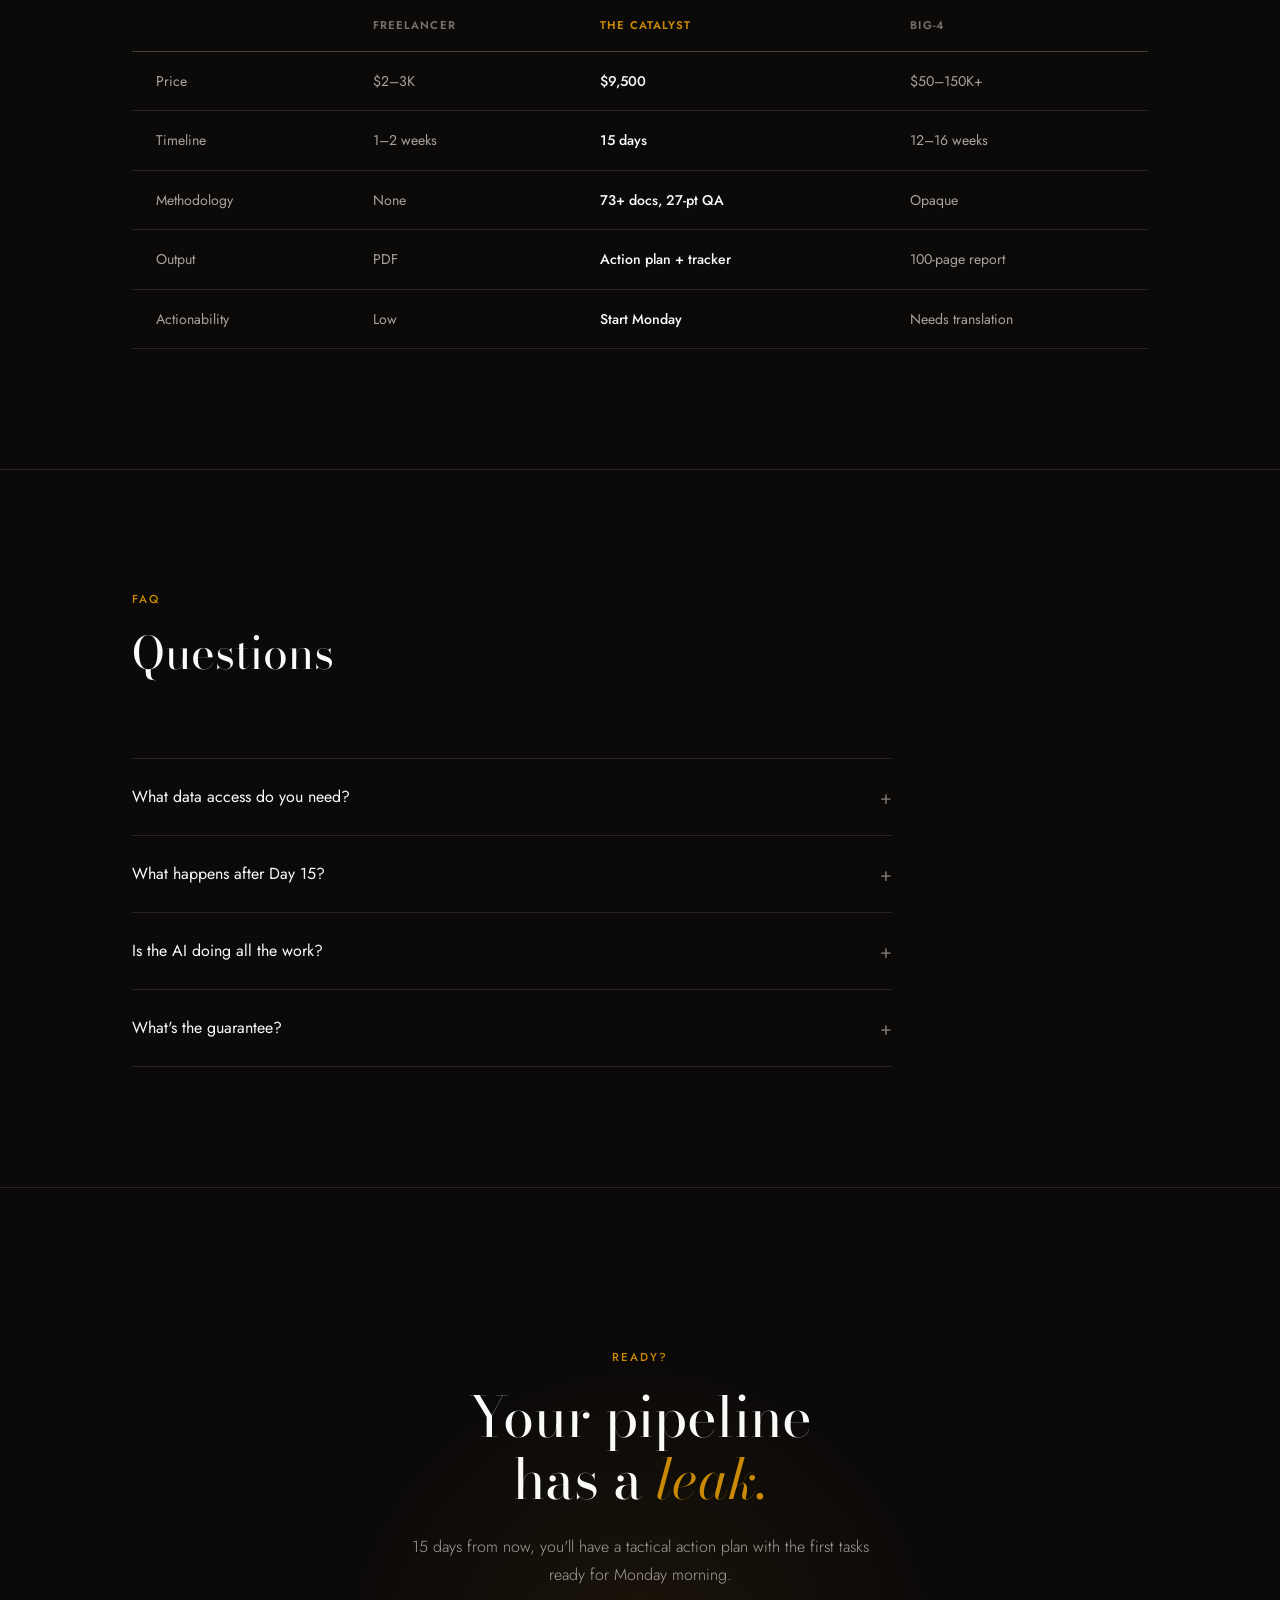
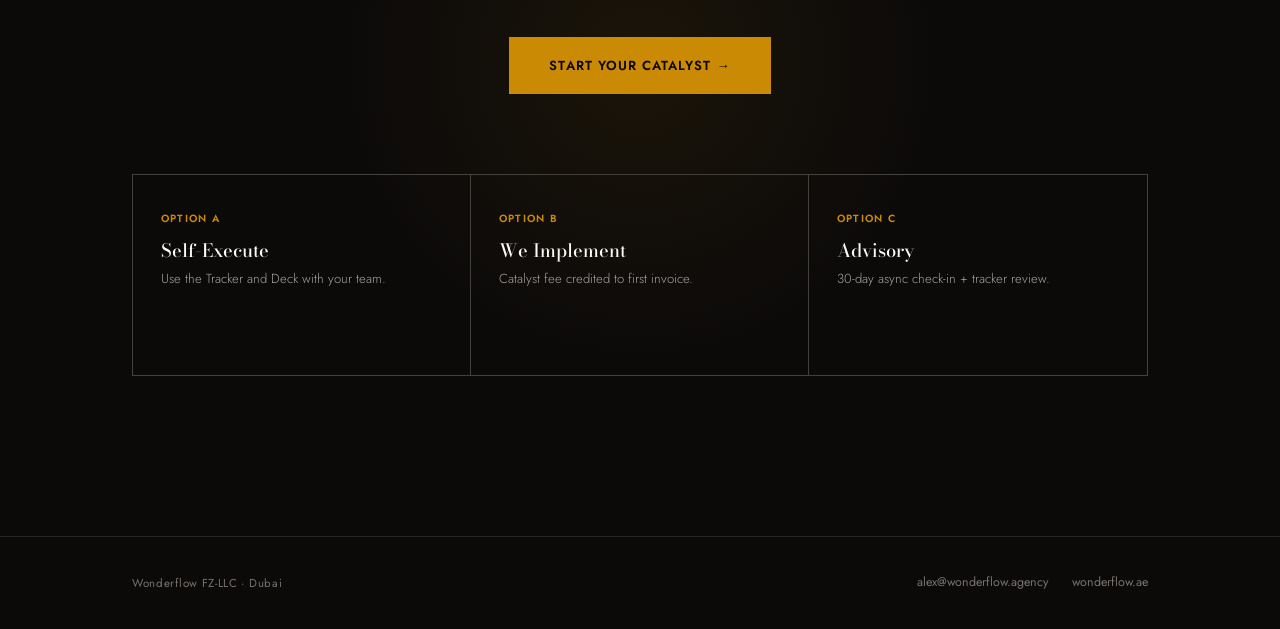
<file: landing/v4/index.html>
<!DOCTYPE html>
<html lang="en">
<head>
<meta charset="UTF-8">
<meta name="viewport" content="width=device-width, initial-scale=1.0">
<title>The Catalyst — Marketing Due Diligence | Wonderflow</title>
<meta name="description" content="AI-powered marketing due diligence. 15 days. $9,500 fixed.">
<style>
/* ========================================================
   V4: DARK PREMIUM
   Bodoni Moda (serif display) + Jost (geometric sans body)
   Dark foundation, warm stone tones, gold accent
   Slow, confident, luxurious transitions
   Think: McKinsey meets Stripe Annual Report
   ======================================================== */

@import url('https://fonts.googleapis.com/css2?family=Bodoni+Moda:ital,wght@0,400;0,500;0,600;0,700;1,400&family=Jost:wght@300;400;500;600;700&display=swap');

:root {
  --bg: #0C0A09;
  --bg-elevated: #1C1917;
  --bg-card: #292524;
  --text: #FAFAF9;
  --text-muted: #A8A29E;
  --text-dim: #78716C;
  --gold: #CA8A04;
  --gold-light: #EAB308;
  --gold-dim: rgba(202,138,4,0.15);
  --border: #44403C;
  --border-dim: #292524;
  --green: #22C55E;
  --red: #EF4444;

  --font-display: 'Bodoni Moda', 'Georgia', serif;
  --font-body: 'Jost', 'Helvetica Neue', sans-serif;
  --container: 1080px;
  --ease: cubic-bezier(0.16, 1, 0.3, 1);
}

*, *::before, *::after { box-sizing: border-box; margin: 0; padding: 0; }
html { font-size: 16px; scroll-behavior: smooth; }
body {
  font-family: var(--font-body);
  color: var(--text);
  background: var(--bg);
  line-height: 1.6;
  -webkit-font-smoothing: antialiased;
}
a { color: inherit; text-decoration: none; }
button { font-family: inherit; cursor: pointer; }

h1, h2, h3 {
  font-family: var(--font-display);
  font-weight: 400;
  line-height: 1.1;
}
h1 { font-size: clamp(3rem, 7vw, 5.5rem); letter-spacing: -0.02em; }
h2 { font-size: clamp(1.8rem, 4vw, 2.8rem); }
h3 { font-size: 1.15rem; font-weight: 500; }
p { font-size: 1rem; line-height: 1.75; color: var(--text-muted); font-weight: 300; }

.c { max-width: var(--container); margin: 0 auto; padding: 0 32px; }
section { padding: 120px 0; }

/* Reveal */
.reveal {
  opacity: 0;
  transform: translateY(20px);
  transition: opacity 0.8s var(--ease), transform 0.8s var(--ease);
}
.reveal.visible { opacity: 1; transform: translateY(0); }
.rd1 { transition-delay: 150ms; }
.rd2 { transition-delay: 300ms; }
.rd3 { transition-delay: 450ms; }

/* Gold line ornament */
.gold-line {
  width: 48px;
  height: 1px;
  background: var(--gold);
  margin-bottom: 24px;
}

/* Label */
.label {
  font-family: var(--font-body);
  font-weight: 500;
  font-size: 0.72rem;
  text-transform: uppercase;
  letter-spacing: 0.18em;
  color: var(--gold);
  margin-bottom: 20px;
}

/* === NAV === */
nav {
  position: sticky;
  top: 0;
  background: rgba(12,10,9,0.9);
  backdrop-filter: blur(24px);
  -webkit-backdrop-filter: blur(24px);
  border-bottom: 1px solid var(--border-dim);
  z-index: 100;
}
.nav__inner {
  display: flex;
  justify-content: space-between;
  align-items: center;
  height: 64px;
}
.nav__logo {
  font-family: var(--font-display);
  font-weight: 400;
  font-size: 1.1rem;
  letter-spacing: 0.04em;
}
.nav__logo em { font-style: italic; color: var(--gold); }
.nav-links { display: flex; gap: 32px; align-items: center; }
.nav-links a {
  font-size: 0.78rem;
  font-weight: 400;
  letter-spacing: 0.08em;
  text-transform: uppercase;
  color: var(--text-dim);
  transition: color 0.3s;
}
.nav-links a:hover { color: var(--text); }
.nav-cta {
  padding: 10px 28px;
  background: var(--gold);
  color: var(--bg) !important;
  font-weight: 600 !important;
  font-size: 0.72rem !important;
  letter-spacing: 0.1em;
  transition: background 0.3s, transform 0.2s;
}
.nav-cta:hover { background: var(--gold-light); transform: translateY(-1px); }

/* === HERO === */
.hero {
  padding: 140px 0 120px;
  border-bottom: 1px solid var(--border-dim);
  position: relative;
  overflow: hidden;
}
.hero::before {
  content: '';
  position: absolute;
  top: 0; right: 0;
  width: 50%;
  height: 100%;
  background: radial-gradient(ellipse at top right, rgba(202,138,4,0.06) 0%, transparent 70%);
  pointer-events: none;
}
.hero h1 {
  margin-bottom: 32px;
  max-width: 700px;
}
.hero h1 em {
  font-style: italic;
  color: var(--gold);
}
.hero__sub {
  font-size: 1.15rem;
  max-width: 540px;
  margin-bottom: 48px;
  font-weight: 300;
}
.hero__acts { display: flex; gap: 20px; align-items: center; flex-wrap: wrap; }
.btn-gold {
  display: inline-flex;
  align-items: center;
  gap: 12px;
  padding: 18px 40px;
  background: var(--gold);
  color: var(--bg);
  font-family: var(--font-body);
  font-weight: 600;
  font-size: 0.82rem;
  letter-spacing: 0.08em;
  text-transform: uppercase;
  text-decoration: none;
  transition: all 0.3s var(--ease);
}
.btn-gold:hover { background: var(--gold-light); transform: translateY(-2px); box-shadow: 0 8px 32px rgba(202,138,4,0.25); }
.btn-ghost {
  display: inline-flex;
  align-items: center;
  gap: 8px;
  padding: 18px 32px;
  color: var(--text-muted);
  font-size: 0.88rem;
  font-weight: 400;
  text-decoration: none;
  border-bottom: 1px solid var(--border);
  transition: all 0.3s;
}
.btn-ghost:hover { color: var(--text); border-color: var(--gold); }

/* Stats */
.hero__stats {
  display: grid;
  grid-template-columns: repeat(4, 1fr);
  gap: 0;
  margin-top: 100px;
  border-top: 1px solid var(--border);
  border-bottom: 1px solid var(--border);
}
.h-stat {
  padding: 36px 0;
  border-right: 1px solid var(--border);
}
.h-stat:last-child { border-right: none; }
.h-stat__v {
  font-family: var(--font-display);
  font-size: 2.2rem;
  color: var(--text);
  font-weight: 400;
}
.h-stat__l {
  font-size: 0.72rem;
  color: var(--text-dim);
  margin-top: 4px;
  text-transform: uppercase;
  letter-spacing: 0.08em;
  font-weight: 500;
}

/* === PROBLEM === */
.problem { border-bottom: 1px solid var(--border-dim); }
.problem__header {
  display: grid;
  grid-template-columns: 1fr 1fr;
  gap: 80px;
  align-items: end;
}
.problems {
  display: grid;
  grid-template-columns: repeat(3, 1fr);
  gap: 0;
  margin-top: 80px;
  border: 1px solid var(--border);
}
.prob {
  padding: 40px 32px;
  border-right: 1px solid var(--border);
  transition: background 0.5s var(--ease);
}
.prob:last-child { border-right: none; }
.prob:hover { background: var(--bg-elevated); }
.prob__num {
  font-family: var(--font-display);
  font-style: italic;
  font-size: 3rem;
  color: var(--border);
  margin-bottom: 20px;
  transition: color 0.4s;
}
.prob:hover .prob__num { color: var(--gold); }
.prob h3 { margin-bottom: 12px; }
.prob p { font-size: 0.88rem; }

/* === DELIVERABLES === */
.deliverables { border-bottom: 1px solid var(--border-dim); }
.del-list { margin-top: 80px; }
.del-row {
  display: grid;
  grid-template-columns: 60px 200px 1fr;
  gap: 24px;
  padding: 28px 0;
  border-bottom: 1px solid var(--border-dim);
  align-items: baseline;
  transition: all 0.3s;
}
.del-row:first-child { border-top: 1px solid var(--border-dim); }
.del-row:hover { padding-left: 12px; border-color: var(--gold); }
.del-row__num {
  font-family: var(--font-display);
  font-style: italic;
  font-size: 1.2rem;
  color: var(--text-dim);
}
.del-row__title {
  font-family: var(--font-display);
  font-size: 1.1rem;
  font-weight: 500;
}
.del-row__desc { font-size: 0.88rem; color: var(--text-dim); max-width: none; }

/* Guarantee */
.guarantee {
  margin-top: 80px;
  padding: 48px;
  border: 1px solid var(--gold);
  background: var(--gold-dim);
  position: relative;
  overflow: hidden;
}
.guarantee::before {
  content: '';
  position: absolute;
  top: 0; left: 0;
  width: 4px; height: 100%;
  background: var(--gold);
}
.guarantee h3 {
  margin-bottom: 12px;
  font-size: 1.4rem;
}
.guarantee p { max-width: none; }

/* === PROCESS === */
.process { border-bottom: 1px solid var(--border-dim); }
.phases {
  display: grid;
  grid-template-columns: repeat(4, 1fr);
  gap: 0;
  margin-top: 80px;
  border: 1px solid var(--border);
}
.phase {
  padding: 48px 28px;
  border-right: 1px solid var(--border);
  transition: background 0.5s var(--ease);
}
.phase:last-child { border-right: none; }
.phase:hover { background: var(--bg-elevated); }
.phase__letter {
  font-family: var(--font-display);
  font-style: italic;
  font-size: 4rem;
  color: var(--border-dim);
  line-height: 0.85;
  margin-bottom: 24px;
  transition: color 0.4s;
}
.phase:hover .phase__letter { color: var(--gold); }
.phase__days {
  font-size: 0.7rem;
  font-weight: 600;
  text-transform: uppercase;
  letter-spacing: 0.1em;
  color: var(--gold);
  margin-bottom: 12px;
}
.phase h3 { margin-bottom: 8px; }
.phase p { font-size: 0.82rem; }

/* === METHODOLOGY === */
.methodology { border-bottom: 1px solid var(--border-dim); }
.meth-grid {
  display: grid;
  grid-template-columns: repeat(4, 1fr);
  gap: 0;
  margin-top: 80px;
  border: 1px solid var(--border);
}
.m-stat {
  padding: 56px 32px;
  border-right: 1px solid var(--border);
  text-align: center;
  transition: background 0.5s;
}
.m-stat:last-child { border-right: none; }
.m-stat:hover { background: var(--bg-elevated); }
.m-stat__v {
  font-family: var(--font-display);
  font-size: 3.5rem;
  color: var(--text);
}
.m-stat__l {
  font-size: 0.72rem;
  color: var(--text-dim);
  margin-top: 8px;
  text-transform: uppercase;
  letter-spacing: 0.1em;
}
.meth-copy {
  margin-top: 48px;
  display: grid;
  grid-template-columns: 1fr 1fr;
  gap: 80px;
}
.meth-copy p { max-width: none; }

/* === COMPARISON === */
.comparison { border-bottom: 1px solid var(--border-dim); }
.comp-table {
  width: 100%;
  border-collapse: collapse;
  margin-top: 80px;
}
.comp-table th {
  padding: 16px 24px;
  font-size: 0.7rem;
  font-weight: 600;
  text-transform: uppercase;
  letter-spacing: 0.1em;
  color: var(--text-dim);
  text-align: left;
  border-bottom: 1px solid var(--border);
}
.comp-table th:nth-child(3) { color: var(--gold); }
.comp-table td {
  padding: 18px 24px;
  font-size: 0.88rem;
  color: var(--text-muted);
  border-bottom: 1px solid var(--border-dim);
}
.comp-table td:nth-child(3) { color: var(--text); font-weight: 500; }
.comp-table tr:hover td { color: var(--text); }
.comp-table tr:hover td:nth-child(3) { color: var(--gold); }

/* === FAQ === */
.faq { border-bottom: 1px solid var(--border-dim); }
.faq-list { margin-top: 80px; max-width: 760px; }
.faq-item { border-bottom: 1px solid var(--border-dim); }
.faq-item:first-child { border-top: 1px solid var(--border-dim); }
.faq-q {
  display: flex;
  justify-content: space-between;
  align-items: center;
  padding: 24px 0;
  background: transparent;
  border: none;
  width: 100%;
  text-align: left;
  font-family: var(--font-body);
  font-weight: 400;
  font-size: 1rem;
  color: var(--text);
  cursor: pointer;
  transition: color 0.3s;
}
.faq-q:hover { color: var(--gold); }
.faq-q__icon {
  font-size: 1.2rem;
  color: var(--text-dim);
  transition: transform 0.4s var(--ease), color 0.3s;
}
.faq-item.active .faq-q__icon { transform: rotate(45deg); color: var(--gold); }
.faq-a {
  max-height: 0;
  overflow: hidden;
  transition: max-height 0.5s var(--ease), padding 0.5s;
}
.faq-item.active .faq-a { max-height: 200px; padding: 0 0 24px; }
.faq-a p { max-width: none; }

/* === FINAL CTA === */
.final-cta {
  text-align: center;
  padding: 160px 0;
  position: relative;
  overflow: hidden;
}
.final-cta::before {
  content: '';
  position: absolute;
  top: 50%; left: 50%;
  width: 600px; height: 600px;
  transform: translate(-50%, -50%);
  background: radial-gradient(circle, rgba(202,138,4,0.08) 0%, transparent 70%);
  pointer-events: none;
}
.final-cta h2 {
  margin-bottom: 24px;
  font-size: clamp(2.2rem, 5vw, 3.5rem);
}
.final-cta h2 em { font-style: italic; color: var(--gold); }
.final-cta p { max-width: 460px; margin: 0 auto 48px; }

.after-grid {
  display: grid;
  grid-template-columns: repeat(3, 1fr);
  gap: 0;
  margin-top: 80px;
  border: 1px solid var(--border);
  text-align: left;
}
.after-item {
  padding: 36px 28px;
  border-right: 1px solid var(--border);
  transition: background 0.4s;
}
.after-item:last-child { border-right: none; }
.after-item:hover { background: var(--bg-elevated); }
.after-item__label {
  font-size: 0.65rem;
  font-weight: 600;
  text-transform: uppercase;
  letter-spacing: 0.12em;
  color: var(--gold);
  margin-bottom: 12px;
}
.after-item h3 { margin-bottom: 8px; }
.after-item p { font-size: 0.82rem; max-width: none; }

/* === FOOTER === */
footer {
  border-top: 1px solid var(--border-dim);
  padding: 36px 0;
}
.footer__inner {
  display: flex;
  justify-content: space-between;
  align-items: center;
}
.footer__name {
  font-size: 0.72rem;
  color: var(--text-dim);
  letter-spacing: 0.06em;
}
.footer__links { display: flex; gap: 24px; }
.footer__links a { font-size: 0.78rem; color: var(--text-dim); transition: color 0.3s; }
.footer__links a:hover { color: var(--gold); }

/* === RESPONSIVE === */
@media (max-width: 900px) {
  section { padding: 80px 0; }
  .hero { padding: 100px 0 80px; }
  .hero__stats { grid-template-columns: 1fr 1fr; }
  .h-stat { border-bottom: 1px solid var(--border); }
  .problem__header { grid-template-columns: 1fr; gap: 24px; }
  .problems { grid-template-columns: 1fr; }
  .prob { border-right: none; border-bottom: 1px solid var(--border); }
  .prob:last-child { border-bottom: none; }
  .del-row { grid-template-columns: 40px 1fr; }
  .del-row__desc { grid-column: 1 / -1; }
  .phases { grid-template-columns: 1fr 1fr; }
  .phase { border-bottom: 1px solid var(--border); }
  .meth-grid { grid-template-columns: 1fr 1fr; }
  .m-stat { border-bottom: 1px solid var(--border); }
  .meth-copy { grid-template-columns: 1fr; gap: 24px; }
  .after-grid { grid-template-columns: 1fr; }
  .after-item { border-right: none; border-bottom: 1px solid var(--border); }
  .after-item:last-child { border-bottom: none; }
  .nav-links a:not(.nav-cta) { display: none; }
  .final-cta { padding: 100px 0; }
}
@media (max-width: 600px) {
  .hero__stats { grid-template-columns: 1fr; }
  .phases { grid-template-columns: 1fr; }
  .phase { border-right: none; }
  .meth-grid { grid-template-columns: 1fr; }
  .m-stat { border-right: none; }
}
@media (prefers-reduced-motion: reduce) {
  *, *::before, *::after { animation-duration: 0.01ms !important; transition-duration: 0.01ms !important; }
}
</style>
</head>
<body>

<nav>
  <div class="c">
    <div class="nav__inner">
      <div class="nav__logo">The <em>Catalyst</em></div>
      <div class="nav-links">
        <a href="#problem">Problem</a>
        <a href="#deliverables">Deliverables</a>
        <a href="#process">Process</a>
        <a href="#faq">FAQ</a>
        <a href="#cta" class="nav-cta">Start a Project</a>
      </div>
    </div>
  </div>
</nav>

<section class="hero">
  <div class="c">
    <div class="label reveal">Marketing Due Diligence</div>
    <h1 class="reveal rd1">Your pipeline has a leak. <em>We find it.</em></h1>
    <p class="hero__sub reveal rd2">AI-powered marketing audit that diagnoses the real reasons your growth stalls — and delivers a tactical plan to fix them. In 15 working days.</p>
    <div class="hero__acts reveal rd3">
      <a href="#cta" class="btn-gold">Get Your Diagnosis →</a>
      <a href="#process" class="btn-ghost">See the Process</a>
    </div>
    <div class="hero__stats reveal">
      <div class="h-stat"><div class="h-stat__v">$9,500</div><div class="h-stat__l">Fixed price</div></div>
      <div class="h-stat"><div class="h-stat__v">15 Days</div><div class="h-stat__l">To action plan</div></div>
      <div class="h-stat"><div class="h-stat__v">73+</div><div class="h-stat__l">Methodology docs</div></div>
      <div class="h-stat"><div class="h-stat__v">27-pt</div><div class="h-stat__l">QA gate</div></div>
    </div>
  </div>
</section>

<section class="problem" id="problem">
  <div class="c">
    <div class="problem__header">
      <div>
        <div class="label reveal">The Problem</div>
        <h2 class="reveal rd1">You're spending.<br>But not growing.</h2>
      </div>
      <p class="reveal rd2">Most teams run on intuition. The Catalyst replaces guesswork with data-backed root cause analysis — fixing structure, not symptoms.</p>
    </div>
    <div class="problems reveal">
      <div class="prob"><div class="prob__num">I</div><h3>Invisible Leads</h3><p>40–60% of leads go untracked. Your CRM sees half the picture.</p></div>
      <div class="prob"><div class="prob__num">II</div><h3>Wasted Spend</h3><p>Budget flows to pages with 60–80% bounce. Clicks that never convert.</p></div>
      <div class="prob"><div class="prob__num">III</div><h3>No Proof of ROI</h3><p>At the decision stage, no evidence of return. Deals stall.</p></div>
    </div>
  </div>
</section>

<section class="deliverables" id="deliverables">
  <div class="c">
    <div class="label reveal">What You Get</div>
    <h2 class="reveal rd1">Five deliverables.<br>Zero fluff.</h2>
    <div class="del-list reveal rd2">
      <div class="del-row"><div class="del-row__num">i.</div><div class="del-row__title">Final Deck</div><div class="del-row__desc">20–30 slides: findings, root causes, plan, economics, timeline.</div></div>
      <div class="del-row"><div class="del-row__num">ii.</div><div class="del-row__title">Funnel Map</div><div class="del-row__desc">Single page: TOFU / MOFU / BOFU + events + tracking schema.</div></div>
      <div class="del-row"><div class="del-row__num">iii.</div><div class="del-row__title">Action Tracker</div><div class="del-row__desc">Google Sheets: 2-week sprint + 3–5 initiatives with owners.</div></div>
      <div class="del-row"><div class="del-row__num">iv.</div><div class="del-row__title">Walkthrough</div><div class="del-row__desc">Recorded presentation of the deck with full commentary.</div></div>
      <div class="del-row"><div class="del-row__num">v.</div><div class="del-row__title">Project Index</div><div class="del-row__desc">Links + guide: "how to use this" for your team.</div></div>
    </div>
    <div class="guarantee reveal">
      <h3>3 Findings — or Money Back</h3>
      <p>If the plan doesn't contain at least 3 data-backed insights you didn't know — each tied to a concrete initiative — full refund. No questions asked.</p>
    </div>
  </div>
</section>

<section class="process" id="process">
  <div class="c">
    <div class="label reveal">The Process</div>
    <h2 class="reveal rd1">15 Days. 4 Phases.<br>Async-first.</h2>
    <div class="phases reveal rd2">
      <div class="phase"><div class="phase__letter">A</div><div class="phase__days">Day 0–1</div><h3>Onboarding</h3><p>Brief, data access, portal, rules of engagement.</p></div>
      <div class="phase"><div class="phase__letter">B</div><div class="phase__days">Day 2–7</div><h3>Discovery</h3><p>Audit, hypotheses, competitors, leak map, unit economics.</p></div>
      <div class="phase"><div class="phase__letter">C</div><div class="phase__days">Day 8–12</div><h3>Plan Build</h3><p>Root cause, options matrix, initiative cards, funnel map.</p></div>
      <div class="phase"><div class="phase__letter">D</div><div class="phase__days">Day 13–15</div><h3>Finalization</h3><p>27-pt QA, pre-read, walkthrough, revisions, delivery.</p></div>
    </div>
  </div>
</section>

<section class="methodology" id="methodology">
  <div class="c">
    <div class="label reveal">The System</div>
    <h2 class="reveal rd1">Codified expertise<br>in an AI system.</h2>
    <div class="meth-grid reveal rd2">
      <div class="m-stat"><div class="m-stat__v">73+</div><div class="m-stat__l">Documents</div></div>
      <div class="m-stat"><div class="m-stat__v">23</div><div class="m-stat__l">Instruction Cards</div></div>
      <div class="m-stat"><div class="m-stat__v">27</div><div class="m-stat__l">QA Checks</div></div>
      <div class="m-stat"><div class="m-stat__v">2</div><div class="m-stat__l">Expert Gates</div></div>
    </div>
    <div class="meth-copy reveal">
      <p>AI handles 80–90% of research and analysis. Human experts review at two critical gates — after Discovery and after Plan Build.</p>
      <p>This is 73+ methodology documents codified into an AI system with expert validation. Not AI without context. Not experts without speed.</p>
    </div>
  </div>
</section>

<section class="comparison" id="comparison">
  <div class="c">
    <div class="label reveal">Positioning</div>
    <h2 class="reveal rd1">Between freelance<br>and Big-4.</h2>
    <table class="comp-table reveal rd2">
      <thead><tr><th></th><th>Freelancer</th><th>The Catalyst</th><th>Big-4</th></tr></thead>
      <tbody>
        <tr><td>Price</td><td>$2–3K</td><td>$9,500</td><td>$50–150K+</td></tr>
        <tr><td>Timeline</td><td>1–2 weeks</td><td>15 days</td><td>12–16 weeks</td></tr>
        <tr><td>Methodology</td><td>None</td><td>73+ docs, 27-pt QA</td><td>Opaque</td></tr>
        <tr><td>Output</td><td>PDF</td><td>Action plan + tracker</td><td>100-page report</td></tr>
        <tr><td>Actionability</td><td>Low</td><td>Start Monday</td><td>Needs translation</td></tr>
      </tbody>
    </table>
  </div>
</section>

<section class="faq" id="faq">
  <div class="c">
    <div class="label reveal">FAQ</div>
    <h2 class="reveal rd1">Questions</h2>
    <div class="faq-list reveal rd2">
      <div class="faq-item"><button class="faq-q"><span>What data access do you need?</span><span class="faq-q__icon">+</span></button><div class="faq-a"><p>Read-only access to GA4, ad platforms, and CRM. No CRM? We provide a structured brief.</p></div></div>
      <div class="faq-item"><button class="faq-q"><span>What happens after Day 15?</span><span class="faq-q__icon">+</span></button><div class="faq-a"><p>Self-execute, implementation with us (fee credited), or 30-day advisory support.</p></div></div>
      <div class="faq-item"><button class="faq-q"><span>Is the AI doing all the work?</span><span class="faq-q__icon">+</span></button><div class="faq-a"><p>AI handles 80–90%. Senior experts validate at two gates with 31 total checkpoints.</p></div></div>
      <div class="faq-item"><button class="faq-q"><span>What's the guarantee?</span><span class="faq-q__icon">+</span></button><div class="faq-a"><p>3 data-backed findings tied to initiatives — or full refund. Can be credited toward implementation.</p></div></div>
    </div>
  </div>
</section>

<section class="final-cta" id="cta">
  <div class="c">
    <div class="label reveal">Ready?</div>
    <h2 class="reveal rd1">Your pipeline<br>has a <em>leak.</em></h2>
    <p class="reveal rd2">15 days from now, you'll have a tactical action plan with the first tasks ready for Monday morning.</p>
    <a href="#" class="btn-gold reveal rd3">Start Your Catalyst →</a>
    <div class="after-grid reveal">
      <div class="after-item"><div class="after-item__label">Option A</div><h3>Self-Execute</h3><p>Use the Tracker and Deck with your team.</p></div>
      <div class="after-item"><div class="after-item__label">Option B</div><h3>We Implement</h3><p>Catalyst fee credited to first invoice.</p></div>
      <div class="after-item"><div class="after-item__label">Option C</div><h3>Advisory</h3><p>30-day async check-in + tracker review.</p></div>
    </div>
  </div>
</section>

<footer>
  <div class="c">
    <div class="footer__inner">
      <div class="footer__name">Wonderflow FZ-LLC · Dubai</div>
      <div class="footer__links"><a href="mailto:alex@wonderflow.agency">alex@wonderflow.agency</a><a href="https://wonderflow.ae">wonderflow.ae</a></div>
    </div>
  </div>
</footer>

<script>
const obs = new IntersectionObserver(e => e.forEach(x => { if (x.isIntersecting) x.target.classList.add('visible'); }), { threshold: 0.1, rootMargin: '0px 0px -60px 0px' });
document.querySelectorAll('.reveal').forEach(el => obs.observe(el));
document.querySelectorAll('.faq-q').forEach(b => b.addEventListener('click', () => {
  const i = b.closest('.faq-item'), w = i.classList.contains('active');
  document.querySelectorAll('.faq-item').forEach(x => x.classList.remove('active'));
  if (!w) i.classList.add('active');
}));
</script>
</body>
</html>
</file>
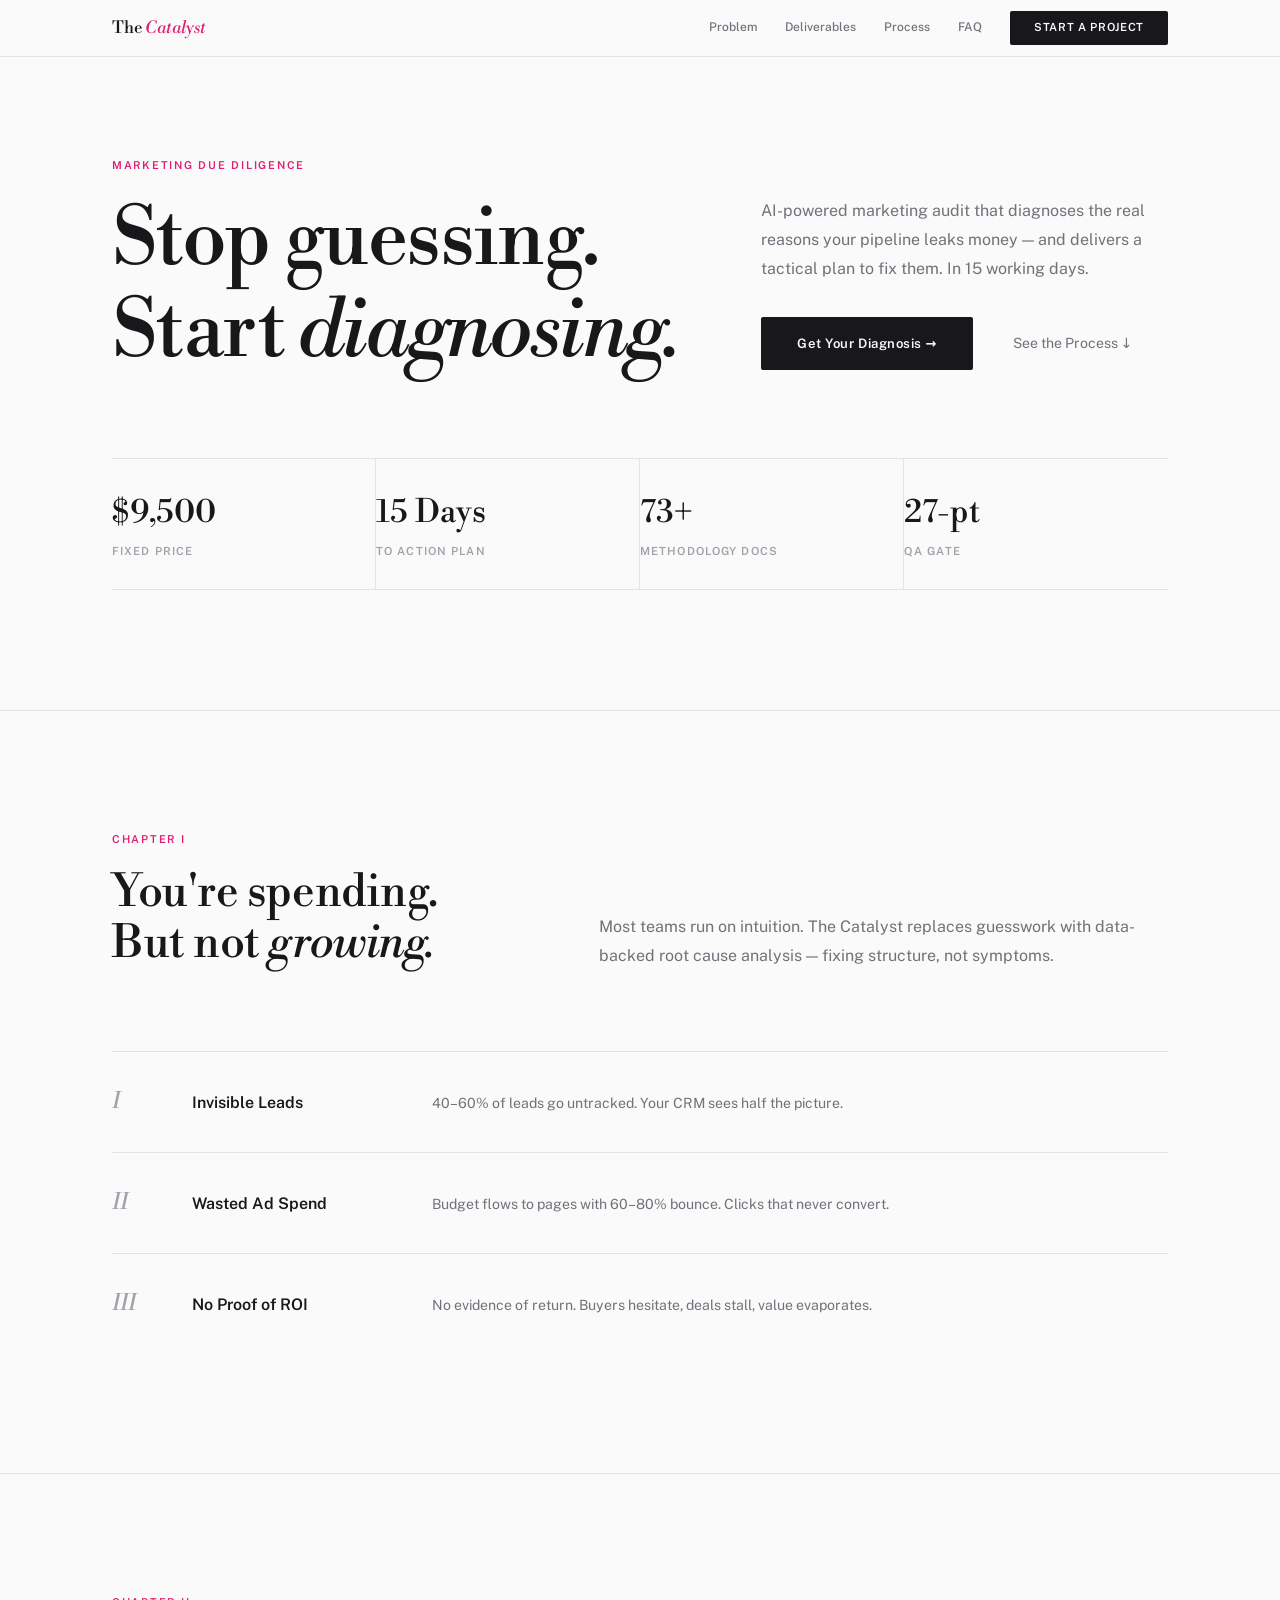
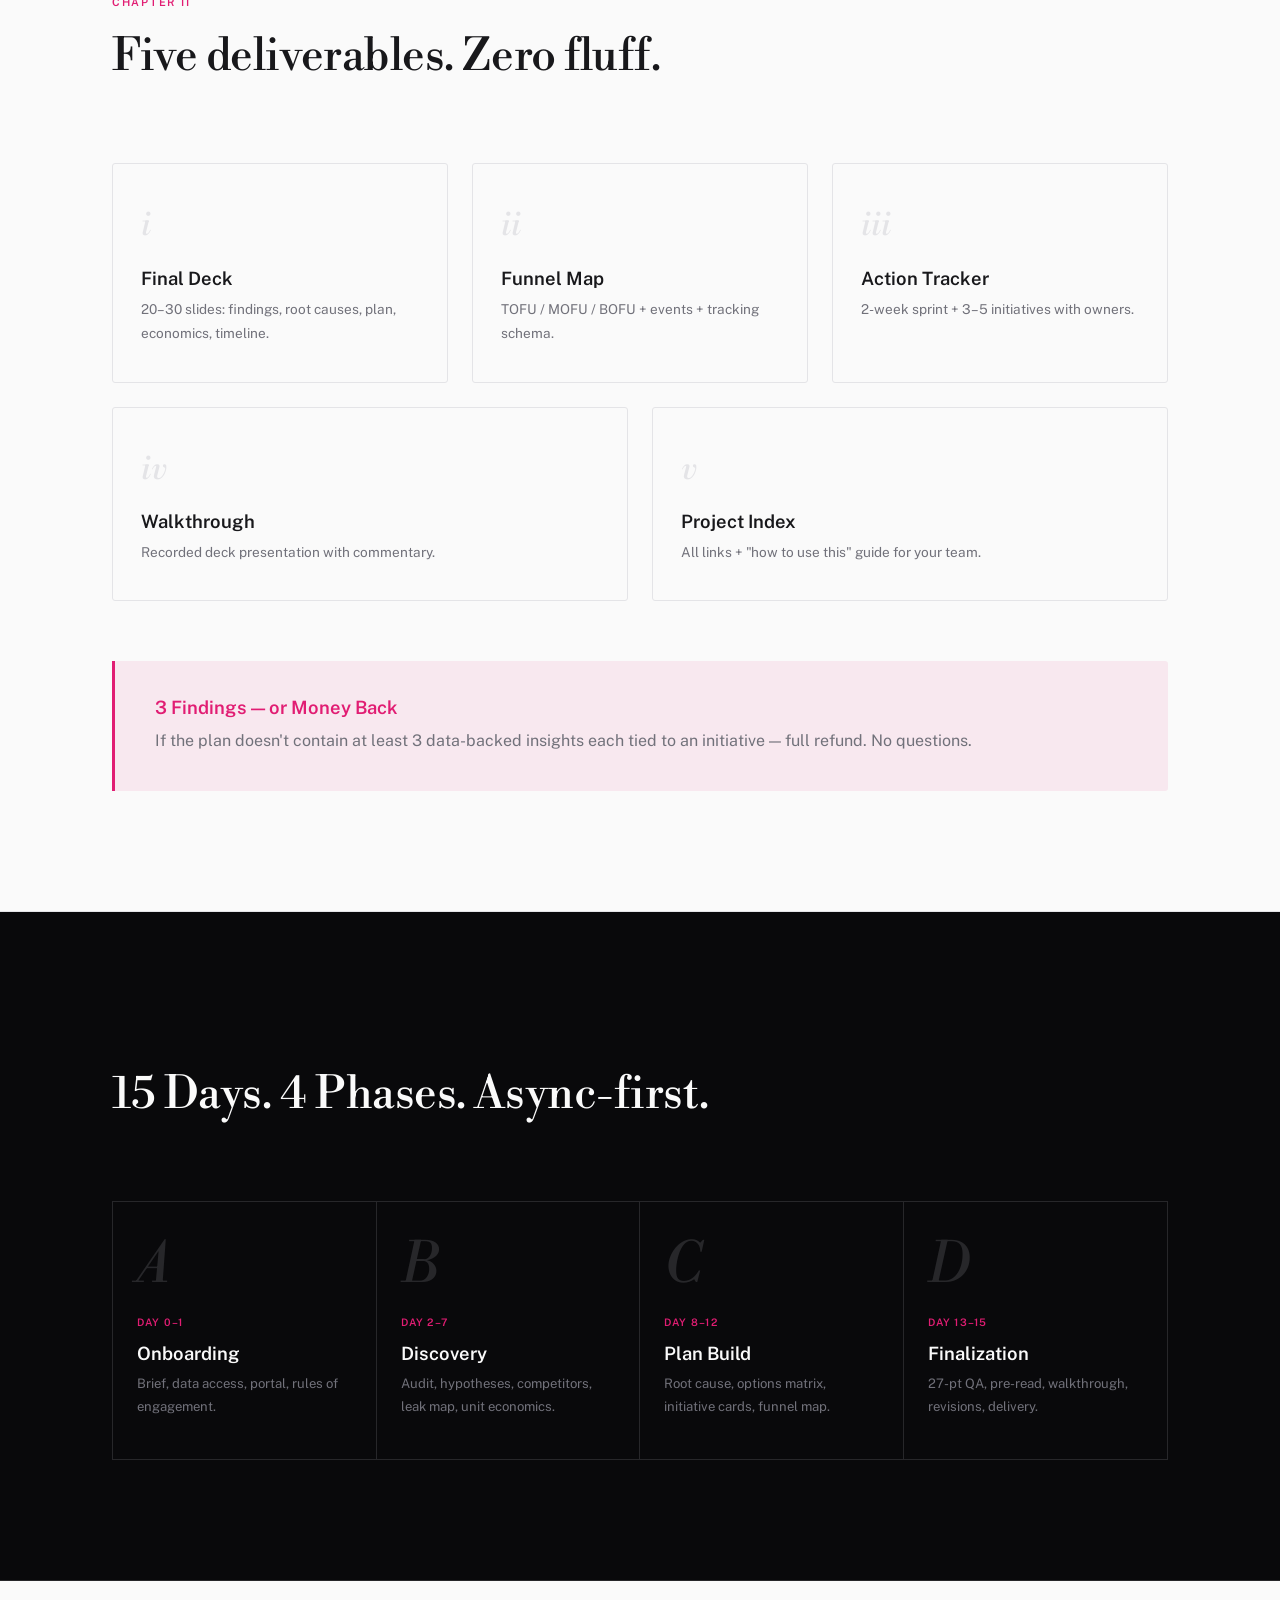
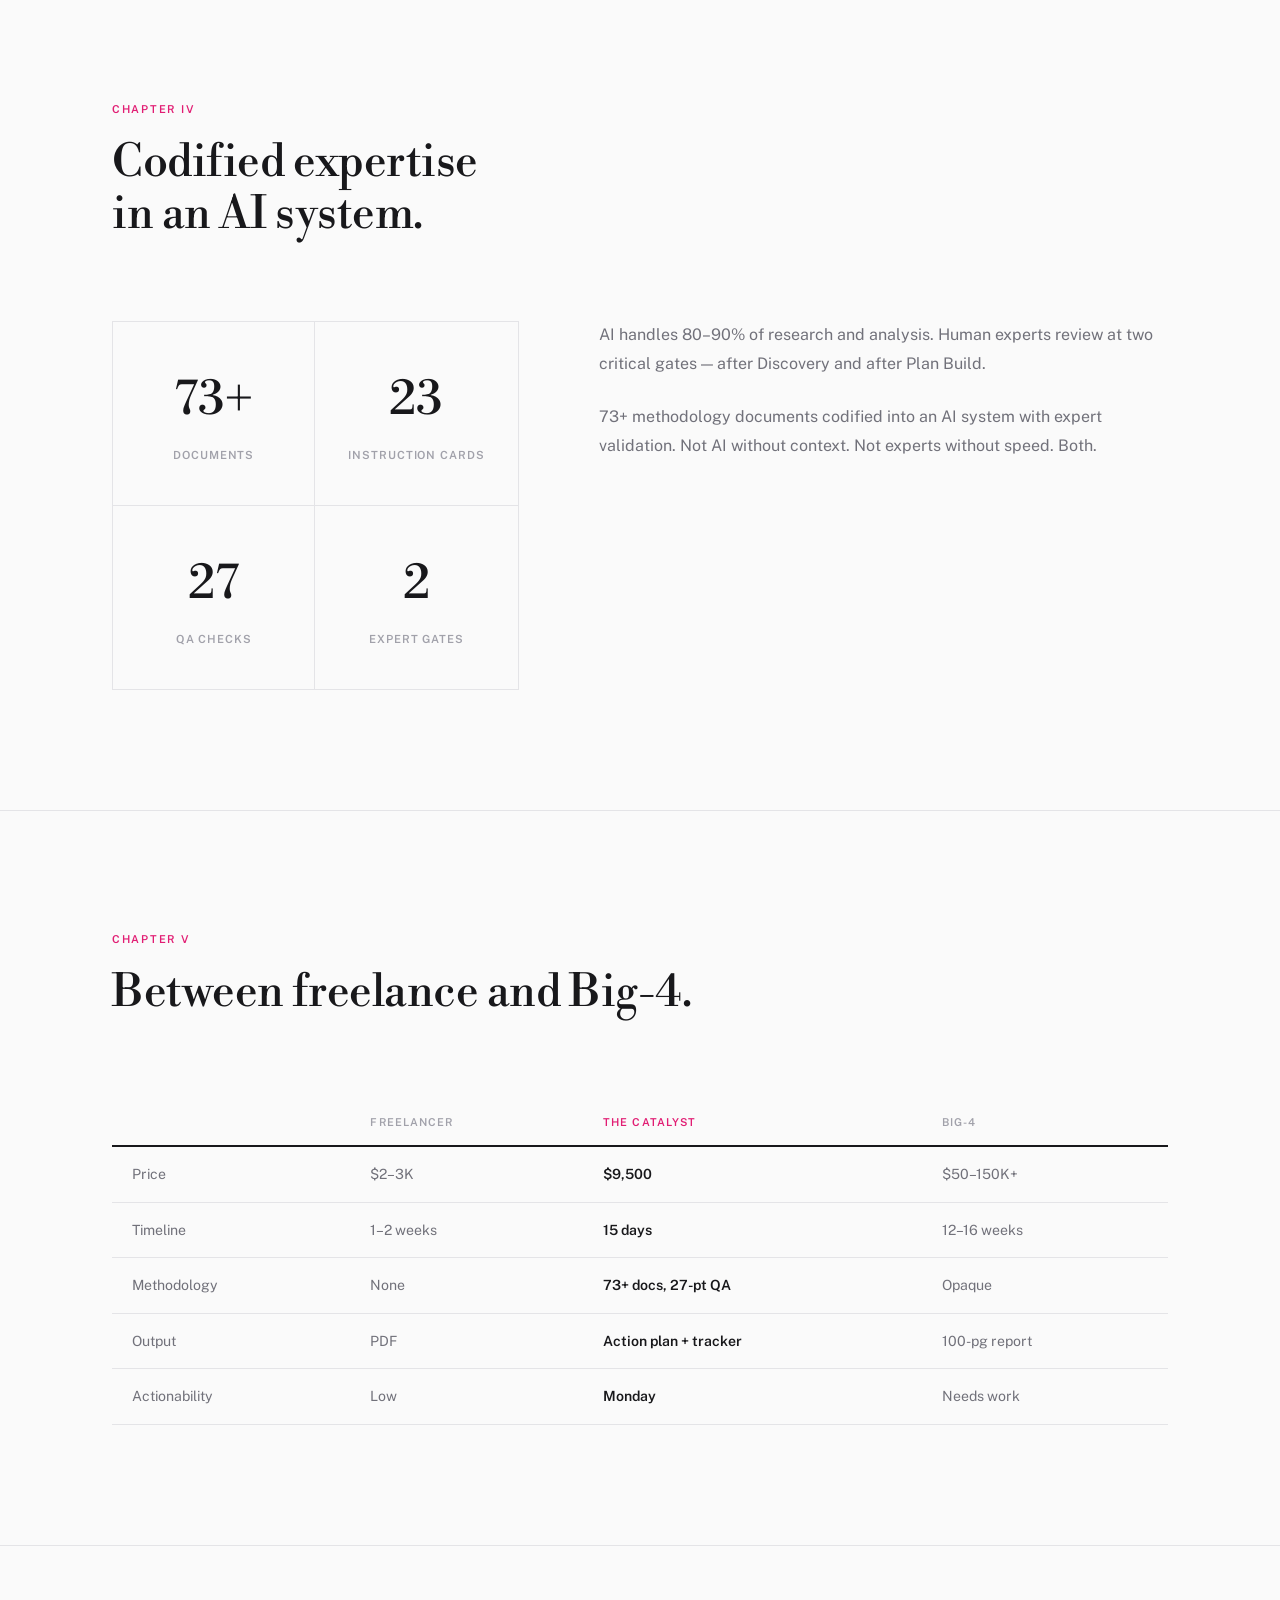
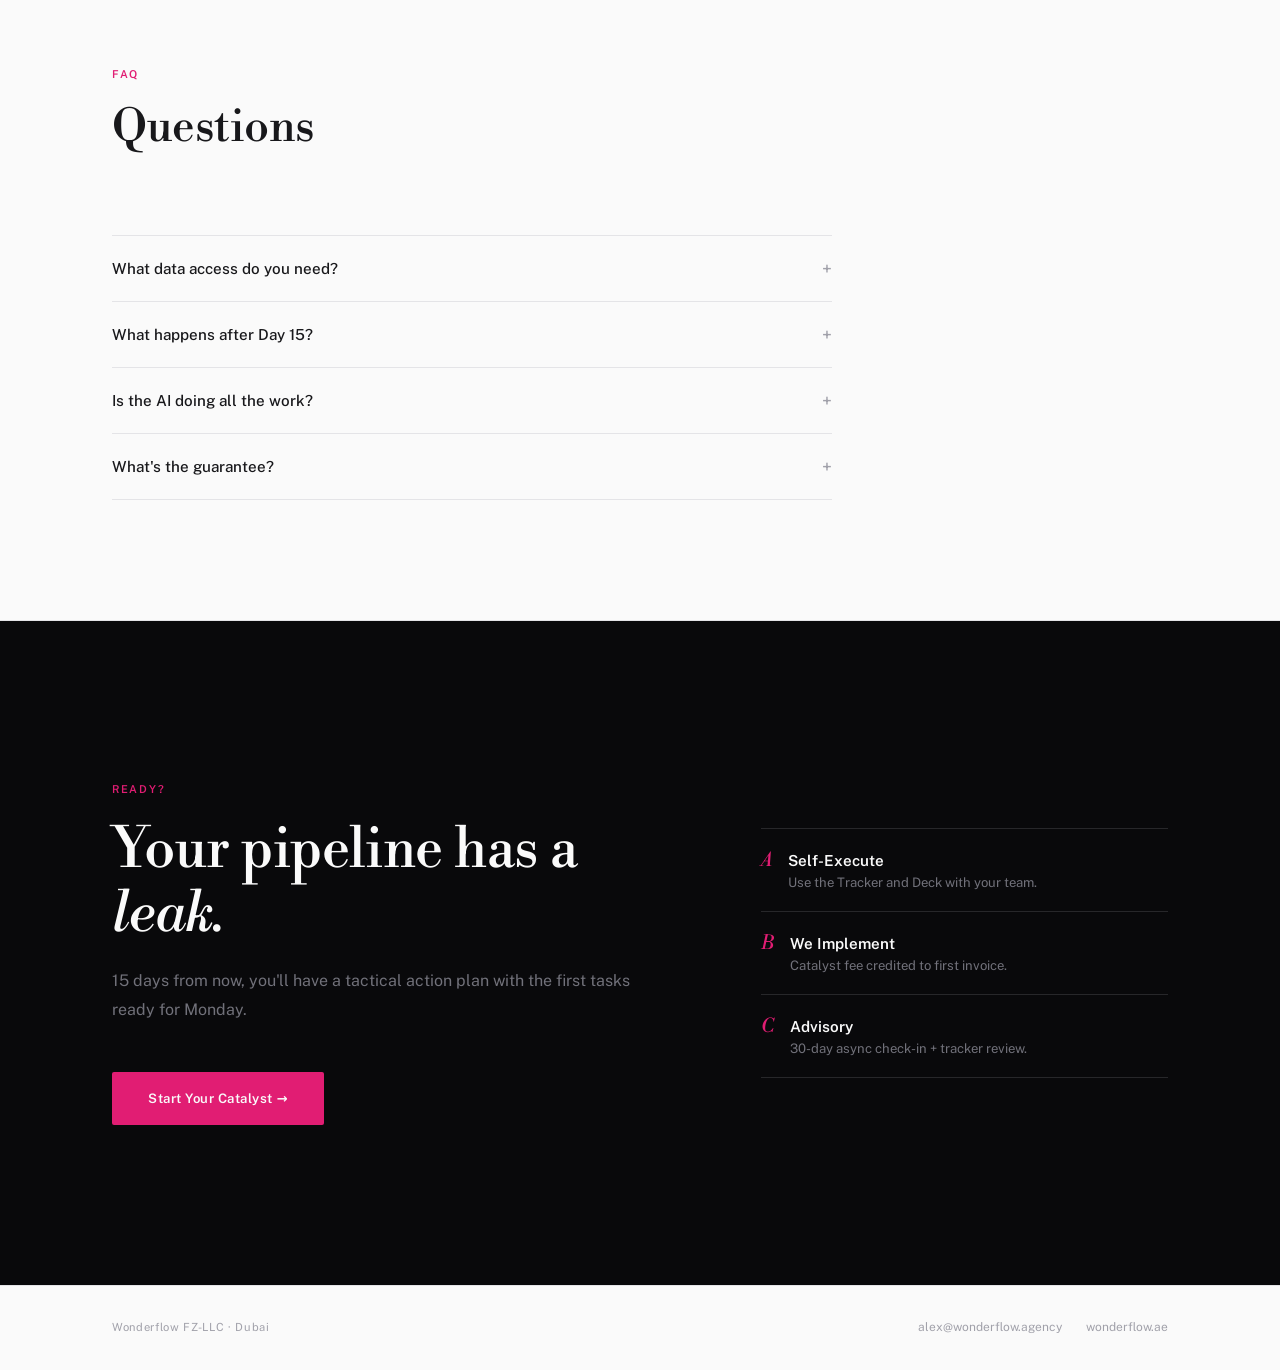
<file: landing/v5/index.html>
<!DOCTYPE html>
<html lang="en">
<head>
<meta charset="UTF-8">
<meta name="viewport" content="width=device-width, initial-scale=1.0">
<title>The Catalyst — Marketing Due Diligence | Wonderflow</title>
<meta name="description" content="AI-powered marketing due diligence. 15 days. $9,500 fixed.">
<style>
/* ========================================================
   V5: SWISS EDITORIAL
   Libre Bodoni (elegant serif) + Public Sans (clean sans)
   Asymmetric 12-col grid, mathematical spacing
   Pink accent, light bg, magazine-style storytelling
   Think: Bloomberg Businessweek meets Stripe
   ======================================================== */

@import url('https://fonts.googleapis.com/css2?family=Libre+Bodoni:ital,wght@0,400;0,500;0,600;0,700;1,400;1,500&family=Public+Sans:wght@300;400;500;600;700&display=swap');

:root {
  --bg: #FAFAFA;
  --bg-alt: #F0F0F0;
  --bg-dark: #09090B;
  --text: #18181B;
  --text-muted: #71717A;
  --text-dim: #A1A1AA;
  --accent: #E11D73;
  --accent-soft: rgba(225,29,115,0.08);
  --border: #E4E4E7;
  --border-dark: #27272A;

  --font-serif: 'Libre Bodoni', 'Georgia', serif;
  --font-sans: 'Public Sans', system-ui, sans-serif;
  --container: 1120px;
  --ease: cubic-bezier(0.16, 1, 0.3, 1);
  --col-gap: 24px;
}

*, *::before, *::after { box-sizing: border-box; margin: 0; padding: 0; }
html { font-size: 16px; scroll-behavior: smooth; }
body {
  font-family: var(--font-sans);
  color: var(--text);
  background: var(--bg);
  line-height: 1.6;
  -webkit-font-smoothing: antialiased;
}
a { color: inherit; text-decoration: none; }
button { font-family: inherit; cursor: pointer; }

h1, h2, h3 { font-family: var(--font-serif); font-weight: 400; line-height: 1.15; }
h1 { font-size: clamp(2.8rem, 6.5vw, 5rem); letter-spacing: -0.02em; }
h2 { font-size: clamp(1.8rem, 4vw, 2.8rem); letter-spacing: -0.01em; }
h3 { font-size: 1.15rem; font-weight: 600; font-family: var(--font-sans); }
p { font-size: 1rem; line-height: 1.8; color: var(--text-muted); font-weight: 400; max-width: 560px; }

.c { max-width: var(--container); margin: 0 auto; padding: 0 32px; }
section { padding: 120px 0; }

/* Reveal */
.rv {
  opacity: 0;
  transform: translateY(16px);
  transition: opacity 0.7s var(--ease), transform 0.7s var(--ease);
}
.rv.v { opacity: 1; transform: none; }
.rd1 { transition-delay: 120ms; }
.rd2 { transition-delay: 240ms; }
.rd3 { transition-delay: 360ms; }

/* Kicker */
.kicker {
  font-family: var(--font-sans);
  font-weight: 600;
  font-size: 0.68rem;
  text-transform: uppercase;
  letter-spacing: 0.16em;
  color: var(--accent);
  margin-bottom: 20px;
}

/* Rule (thin line) */
.rule { width: 100%; height: 1px; background: var(--border); }

/* === NAV === */
nav {
  position: sticky;
  top: 0;
  background: rgba(250,250,250,0.92);
  backdrop-filter: blur(20px);
  -webkit-backdrop-filter: blur(20px);
  border-bottom: 1px solid var(--border);
  z-index: 100;
}
.nav__inner {
  display: flex;
  justify-content: space-between;
  align-items: center;
  height: 56px;
}
.nav__logo {
  font-family: var(--font-serif);
  font-size: 1.05rem;
  font-weight: 400;
}
.nav__logo em { font-style: italic; color: var(--accent); }
.nav-links { display: flex; gap: 28px; align-items: center; }
.nav-links a {
  font-size: 0.75rem;
  font-weight: 500;
  color: var(--text-muted);
  transition: color 0.2s;
}
.nav-links a:hover { color: var(--text); }
.nav-cta {
  padding: 8px 24px;
  background: var(--text);
  color: var(--bg) !important;
  font-weight: 600 !important;
  font-size: 0.7rem !important;
  letter-spacing: 0.06em;
  text-transform: uppercase;
  border-radius: 2px;
  transition: opacity 0.2s;
}
.nav-cta:hover { opacity: 0.85; }

/* === HERO — ASYMMETRIC === */
.hero {
  padding: 100px 0 120px;
  border-bottom: 1px solid var(--border);
}
.hero__layout {
  display: grid;
  grid-template-columns: 7fr 5fr;
  gap: 80px;
  align-items: end;
}
.hero h1 { margin-bottom: 0; }
.hero h1 em { font-style: italic; }
.hero__right {
  padding-bottom: 8px;
}
.hero__right p { margin-bottom: 32px; }
.hero__acts { display: flex; gap: 16px; align-items: center; flex-wrap: wrap; }

.btn-fill {
  display: inline-flex;
  align-items: center;
  gap: 10px;
  padding: 16px 36px;
  background: var(--text);
  color: var(--bg);
  font-weight: 600;
  font-size: 0.82rem;
  letter-spacing: 0.04em;
  border-radius: 2px;
  text-decoration: none;
  transition: all 0.25s var(--ease);
}
.btn-fill:hover { background: var(--accent); transform: translateY(-1px); }
.btn-line {
  display: inline-flex;
  align-items: center;
  gap: 8px;
  padding: 16px 24px;
  color: var(--text-muted);
  font-size: 0.88rem;
  text-decoration: none;
  transition: color 0.2s;
}
.btn-line:hover { color: var(--accent); }

/* Stats ribbon */
.stats-ribbon {
  display: grid;
  grid-template-columns: repeat(4, 1fr);
  gap: 0;
  margin-top: 80px;
  border-top: 1px solid var(--border);
  border-bottom: 1px solid var(--border);
}
.sr-item {
  padding: 28px 0;
  border-right: 1px solid var(--border);
}
.sr-item:last-child { border-right: none; }
.sr-item__v {
  font-family: var(--font-serif);
  font-size: 2rem;
  font-weight: 400;
  color: var(--text);
}
.sr-item__l {
  font-size: 0.7rem;
  font-weight: 600;
  text-transform: uppercase;
  letter-spacing: 0.1em;
  color: var(--text-dim);
  margin-top: 4px;
}

/* === PROBLEM — CHAPTER STYLE === */
.problem { border-bottom: 1px solid var(--border); }
.problem__lead {
  display: grid;
  grid-template-columns: 5fr 7fr;
  gap: 80px;
  align-items: end;
}
.problem__lead h2 em { font-style: italic; }

/* Problem cards — horizontal strips */
.prob-strips { margin-top: 80px; }
.prob-strip {
  display: grid;
  grid-template-columns: 80px 240px 1fr;
  gap: 0;
  padding: 32px 0;
  border-top: 1px solid var(--border);
  align-items: baseline;
  transition: all 0.3s;
}
.prob-strip:hover { padding-left: 8px; }
.prob-strip__num {
  font-family: var(--font-serif);
  font-style: italic;
  font-size: 1.4rem;
  color: var(--text-dim);
}
.prob-strip:hover .prob-strip__num { color: var(--accent); }
.prob-strip__title { font-weight: 600; font-size: 1rem; }
.prob-strip__desc { font-size: 0.88rem; color: var(--text-muted); max-width: none; }

/* === DELIVERABLES === */
.deliverables { border-bottom: 1px solid var(--border); }

.del-bento {
  display: grid;
  grid-template-columns: repeat(12, 1fr);
  gap: var(--col-gap);
  margin-top: 80px;
}
.del-card {
  padding: 36px 28px;
  border: 1px solid var(--border);
  border-radius: 3px;
  transition: all 0.3s var(--ease);
  background: var(--bg);
}
.del-card:hover {
  border-color: var(--accent);
  background: var(--accent-soft);
}
.del-card:nth-child(1) { grid-column: 1 / 5; }
.del-card:nth-child(2) { grid-column: 5 / 9; }
.del-card:nth-child(3) { grid-column: 9 / 13; }
.del-card:nth-child(4) { grid-column: 1 / 7; }
.del-card:nth-child(5) { grid-column: 7 / 13; }
.del-card__num {
  font-family: var(--font-serif);
  font-style: italic;
  font-size: 2rem;
  color: var(--border);
  margin-bottom: 16px;
  transition: color 0.3s;
}
.del-card:hover .del-card__num { color: var(--accent); }
.del-card h3 { margin-bottom: 8px; }
.del-card p { font-size: 0.85rem; max-width: none; }

/* Guarantee */
.guarantee {
  margin-top: 60px;
  padding: 36px 40px;
  background: var(--accent-soft);
  border-left: 3px solid var(--accent);
  border-radius: 0 3px 3px 0;
}
.guarantee h3 { margin-bottom: 8px; color: var(--accent); font-family: var(--font-sans); }
.guarantee p { max-width: none; }

/* === PROCESS — DARK === */
.process {
  background: var(--bg-dark);
  color: #FAFAFA;
  border-bottom: 1px solid var(--border-dark);
}
.process .kicker { color: var(--accent); }
.process h2 { color: #FAFAFA; }
.process p { color: #71717A; }

.phases {
  display: grid;
  grid-template-columns: repeat(4, 1fr);
  gap: 0;
  margin-top: 80px;
  border: 1px solid var(--border-dark);
}
.ph {
  padding: 40px 24px;
  border-right: 1px solid var(--border-dark);
  transition: background 0.4s;
}
.ph:last-child { border-right: none; }
.ph:hover { background: #18181B; }
.ph__letter {
  font-family: var(--font-serif);
  font-style: italic;
  font-size: 3.5rem;
  color: #27272A;
  line-height: 0.85;
  margin-bottom: 24px;
  transition: color 0.3s;
}
.ph:hover .ph__letter { color: var(--accent); }
.ph__days {
  font-size: 0.65rem;
  font-weight: 600;
  text-transform: uppercase;
  letter-spacing: 0.12em;
  color: var(--accent);
  margin-bottom: 12px;
}
.ph h3 { color: #FAFAFA; margin-bottom: 8px; }
.ph p { font-size: 0.82rem; max-width: none; }

/* === METHODOLOGY === */
.methodology { border-bottom: 1px solid var(--border); }
.meth-layout {
  display: grid;
  grid-template-columns: 5fr 7fr;
  gap: 80px;
  margin-top: 80px;
  align-items: start;
}
.meth-stats {
  display: grid;
  grid-template-columns: 1fr 1fr;
  gap: 0;
  border: 1px solid var(--border);
}
.ms {
  padding: 40px 24px;
  text-align: center;
  border-right: 1px solid var(--border);
  border-bottom: 1px solid var(--border);
  transition: background 0.3s;
}
.ms:nth-child(2n) { border-right: none; }
.ms:nth-child(n+3) { border-bottom: none; }
.ms:hover { background: var(--bg-alt); }
.ms__v { font-family: var(--font-serif); font-size: 3rem; color: var(--text); }
.ms__l { font-size: 0.7rem; font-weight: 600; text-transform: uppercase; letter-spacing: 0.08em; color: var(--text-dim); margin-top: 8px; }

.meth-copy p { max-width: none; margin-bottom: 24px; }
.meth-copy p:last-child { margin-bottom: 0; }

/* === COMPARISON === */
.comparison { border-bottom: 1px solid var(--border); }
.comp-table {
  width: 100%;
  border-collapse: collapse;
  margin-top: 80px;
}
.comp-table th {
  padding: 14px 20px;
  font-size: 0.68rem;
  font-weight: 600;
  text-transform: uppercase;
  letter-spacing: 0.1em;
  color: var(--text-dim);
  text-align: left;
  border-bottom: 2px solid var(--text);
}
.comp-table th:nth-child(3) { color: var(--accent); }
.comp-table td {
  padding: 16px 20px;
  font-size: 0.88rem;
  border-bottom: 1px solid var(--border);
  color: var(--text-muted);
}
.comp-table td:nth-child(3) { color: var(--text); font-weight: 600; }
.comp-table tr:hover td { color: var(--text); }
.comp-table tr:hover td:nth-child(3) { color: var(--accent); }

/* === FAQ === */
.faq { border-bottom: 1px solid var(--border); }
.faq-list { margin-top: 80px; max-width: 720px; }
.faq-item { border-bottom: 1px solid var(--border); }
.faq-item:first-child { border-top: 1px solid var(--border); }
.faq-q {
  display: flex;
  justify-content: space-between;
  align-items: center;
  padding: 22px 0;
  background: transparent;
  border: none;
  width: 100%;
  text-align: left;
  font-family: var(--font-sans);
  font-weight: 500;
  font-size: 0.95rem;
  color: var(--text);
  cursor: pointer;
  transition: color 0.2s;
}
.faq-q:hover { color: var(--accent); }
.faq-icon {
  font-size: 1.1rem;
  color: var(--text-dim);
  transition: transform 0.35s var(--ease), color 0.2s;
}
.faq-item.active .faq-icon { transform: rotate(45deg); color: var(--accent); }
.faq-a {
  max-height: 0;
  overflow: hidden;
  transition: max-height 0.5s var(--ease), padding 0.5s;
}
.faq-item.active .faq-a { max-height: 200px; padding: 0 0 22px; }
.faq-a p { max-width: none; }

/* === FINAL CTA - DARK === */
.final-cta {
  background: var(--bg-dark);
  color: #FAFAFA;
  padding: 160px 0;
}
.final-cta .kicker { color: var(--accent); }
.final-cta h2 { color: #FAFAFA; margin-bottom: 20px; font-size: clamp(2rem, 4.5vw, 3.5rem); }
.final-cta h2 em { font-style: italic; }
.final-cta p { color: #71717A; margin-bottom: 48px; }
.final-cta .btn-fill { background: var(--accent); }
.final-cta .btn-fill:hover { background: #F43F8F; }

.cta-layout {
  display: grid;
  grid-template-columns: 7fr 5fr;
  gap: 80px;
  align-items: center;
}

.after-list { list-style: none; }
.after-list li {
  padding: 16px 0;
  border-bottom: 1px solid var(--border-dark);
  display: flex;
  gap: 16px;
  align-items: baseline;
}
.after-list li:first-child { border-top: 1px solid var(--border-dark); }
.after-list__letter {
  font-family: var(--font-serif);
  font-style: italic;
  font-size: 1.2rem;
  color: var(--accent);
  flex-shrink: 0;
}
.after-list__text h3 { color: #FAFAFA; font-size: 0.95rem; margin-bottom: 2px; }
.after-list__text p { font-size: 0.82rem; max-width: none; margin-bottom: 0; }

/* === FOOTER === */
footer {
  border-top: 1px solid var(--border);
  padding: 32px 0;
}
.footer__inner {
  display: flex;
  justify-content: space-between;
  align-items: center;
}
.footer__name { font-size: 0.7rem; color: var(--text-dim); letter-spacing: 0.06em; }
.footer__links { display: flex; gap: 24px; }
.footer__links a { font-size: 0.75rem; color: var(--text-dim); transition: color 0.2s; }
.footer__links a:hover { color: var(--accent); }

/* RESPONSIVE */
@media (max-width: 900px) {
  section { padding: 80px 0; }
  .hero__layout { grid-template-columns: 1fr; gap: 32px; }
  .stats-ribbon { grid-template-columns: 1fr 1fr; }
  .sr-item { border-bottom: 1px solid var(--border); }
  .problem__lead { grid-template-columns: 1fr; gap: 24px; }
  .prob-strip { grid-template-columns: 50px 1fr; }
  .prob-strip__desc { grid-column: 1 / -1; margin-top: 4px; }
  .del-bento { grid-template-columns: 1fr 1fr; }
  .del-card:nth-child(n) { grid-column: auto; }
  .phases { grid-template-columns: 1fr 1fr; }
  .ph { border-bottom: 1px solid var(--border-dark); }
  .meth-layout { grid-template-columns: 1fr; gap: 40px; }
  .cta-layout { grid-template-columns: 1fr; gap: 48px; }
  .final-cta { padding: 100px 0; text-align: center; }
  .nav-links a:not(.nav-cta) { display: none; }
}
@media (max-width: 600px) {
  .stats-ribbon { grid-template-columns: 1fr; }
  .sr-item { border-right: none; }
  .del-bento { grid-template-columns: 1fr; }
  .phases { grid-template-columns: 1fr; }
  .ph { border-right: none; }
  .meth-stats { grid-template-columns: 1fr; }
  .ms { border-right: none; border-bottom: 1px solid var(--border); }
  .ms:nth-child(n+3) { border-bottom: 1px solid var(--border); }
  .ms:last-child { border-bottom: none; }
}
@media (prefers-reduced-motion: reduce) {
  *, *::before, *::after { animation-duration: 0.01ms !important; transition-duration: 0.01ms !important; }
}
</style>
</head>
<body>

<nav>
  <div class="c">
    <div class="nav__inner">
      <div class="nav__logo">The <em>Catalyst</em></div>
      <div class="nav-links">
        <a href="#problem">Problem</a>
        <a href="#deliverables">Deliverables</a>
        <a href="#process">Process</a>
        <a href="#faq">FAQ</a>
        <a href="#cta" class="nav-cta">Start a Project</a>
      </div>
    </div>
  </div>
</nav>

<section class="hero">
  <div class="c">
    <div class="kicker rv">Marketing Due Diligence</div>
    <div class="hero__layout">
      <h1 class="rv rd1">Stop guessing. Start <em>diagnosing.</em></h1>
      <div class="hero__right rv rd2">
        <p>AI-powered marketing audit that diagnoses the real reasons your pipeline leaks money — and delivers a tactical plan to fix them. In 15 working days.</p>
        <div class="hero__acts">
          <a href="#cta" class="btn-fill">Get Your Diagnosis →</a>
          <a href="#process" class="btn-line">See the Process ↓</a>
        </div>
      </div>
    </div>
    <div class="stats-ribbon rv">
      <div class="sr-item"><div class="sr-item__v">$9,500</div><div class="sr-item__l">Fixed price</div></div>
      <div class="sr-item"><div class="sr-item__v">15 Days</div><div class="sr-item__l">To action plan</div></div>
      <div class="sr-item"><div class="sr-item__v">73+</div><div class="sr-item__l">Methodology docs</div></div>
      <div class="sr-item"><div class="sr-item__v">27-pt</div><div class="sr-item__l">QA gate</div></div>
    </div>
  </div>
</section>

<section class="problem" id="problem">
  <div class="c">
    <div class="problem__lead">
      <div>
        <div class="kicker rv">Chapter I</div>
        <h2 class="rv rd1">You're spending.<br>But not <em>growing.</em></h2>
      </div>
      <p class="rv rd2">Most teams run on intuition. The Catalyst replaces guesswork with data-backed root cause analysis — fixing structure, not symptoms.</p>
    </div>
    <div class="prob-strips rv">
      <div class="prob-strip"><div class="prob-strip__num">I</div><div class="prob-strip__title">Invisible Leads</div><div class="prob-strip__desc">40–60% of leads go untracked. Your CRM sees half the picture.</div></div>
      <div class="prob-strip"><div class="prob-strip__num">II</div><div class="prob-strip__title">Wasted Ad Spend</div><div class="prob-strip__desc">Budget flows to pages with 60–80% bounce. Clicks that never convert.</div></div>
      <div class="prob-strip"><div class="prob-strip__num">III</div><div class="prob-strip__title">No Proof of ROI</div><div class="prob-strip__desc">No evidence of return. Buyers hesitate, deals stall, value evaporates.</div></div>
    </div>
  </div>
</section>

<section class="deliverables" id="deliverables">
  <div class="c">
    <div class="kicker rv">Chapter II</div>
    <h2 class="rv rd1">Five deliverables. Zero fluff.</h2>
    <div class="del-bento rv rd2">
      <div class="del-card"><div class="del-card__num">i</div><h3>Final Deck</h3><p>20–30 slides: findings, root causes, plan, economics, timeline.</p></div>
      <div class="del-card"><div class="del-card__num">ii</div><h3>Funnel Map</h3><p>TOFU / MOFU / BOFU + events + tracking schema.</p></div>
      <div class="del-card"><div class="del-card__num">iii</div><h3>Action Tracker</h3><p>2-week sprint + 3–5 initiatives with owners.</p></div>
      <div class="del-card"><div class="del-card__num">iv</div><h3>Walkthrough</h3><p>Recorded deck presentation with commentary.</p></div>
      <div class="del-card"><div class="del-card__num">v</div><h3>Project Index</h3><p>All links + "how to use this" guide for your team.</p></div>
    </div>
    <div class="guarantee rv">
      <h3>3 Findings — or Money Back</h3>
      <p>If the plan doesn't contain at least 3 data-backed insights each tied to an initiative — full refund. No questions.</p>
    </div>
  </div>
</section>

<section class="process" id="process">
  <div class="c">
    <div class="kicker rv">Chapter III</div>
    <h2 class="rv rd1">15 Days. 4 Phases. Async-first.</h2>
    <div class="phases rv rd2">
      <div class="ph"><div class="ph__letter">A</div><div class="ph__days">Day 0–1</div><h3>Onboarding</h3><p>Brief, data access, portal, rules of engagement.</p></div>
      <div class="ph"><div class="ph__letter">B</div><div class="ph__days">Day 2–7</div><h3>Discovery</h3><p>Audit, hypotheses, competitors, leak map, unit economics.</p></div>
      <div class="ph"><div class="ph__letter">C</div><div class="ph__days">Day 8–12</div><h3>Plan Build</h3><p>Root cause, options matrix, initiative cards, funnel map.</p></div>
      <div class="ph"><div class="ph__letter">D</div><div class="ph__days">Day 13–15</div><h3>Finalization</h3><p>27-pt QA, pre-read, walkthrough, revisions, delivery.</p></div>
    </div>
  </div>
</section>

<section class="methodology" id="methodology">
  <div class="c">
    <div class="kicker rv">Chapter IV</div>
    <h2 class="rv rd1">Codified expertise<br>in an AI system.</h2>
    <div class="meth-layout rv rd2">
      <div class="meth-stats">
        <div class="ms"><div class="ms__v">73+</div><div class="ms__l">Documents</div></div>
        <div class="ms"><div class="ms__v">23</div><div class="ms__l">Instruction Cards</div></div>
        <div class="ms"><div class="ms__v">27</div><div class="ms__l">QA Checks</div></div>
        <div class="ms"><div class="ms__v">2</div><div class="ms__l">Expert Gates</div></div>
      </div>
      <div class="meth-copy">
        <p>AI handles 80–90% of research and analysis. Human experts review at two critical gates — after Discovery and after Plan Build.</p>
        <p>73+ methodology documents codified into an AI system with expert validation. Not AI without context. Not experts without speed. Both.</p>
      </div>
    </div>
  </div>
</section>

<section class="comparison" id="comparison">
  <div class="c">
    <div class="kicker rv">Chapter V</div>
    <h2 class="rv rd1">Between freelance and Big-4.</h2>
    <table class="comp-table rv rd2">
      <thead><tr><th></th><th>Freelancer</th><th>The Catalyst</th><th>Big-4</th></tr></thead>
      <tbody>
        <tr><td>Price</td><td>$2–3K</td><td>$9,500</td><td>$50–150K+</td></tr>
        <tr><td>Timeline</td><td>1–2 weeks</td><td>15 days</td><td>12–16 weeks</td></tr>
        <tr><td>Methodology</td><td>None</td><td>73+ docs, 27-pt QA</td><td>Opaque</td></tr>
        <tr><td>Output</td><td>PDF</td><td>Action plan + tracker</td><td>100-pg report</td></tr>
        <tr><td>Actionability</td><td>Low</td><td>Monday</td><td>Needs work</td></tr>
      </tbody>
    </table>
  </div>
</section>

<section class="faq" id="faq">
  <div class="c">
    <div class="kicker rv">FAQ</div>
    <h2 class="rv rd1">Questions</h2>
    <div class="faq-list rv rd2">
      <div class="faq-item"><button class="faq-q"><span>What data access do you need?</span><span class="faq-icon">+</span></button><div class="faq-a"><p>Read-only access to GA4, ad platforms, and CRM. No CRM? We provide a brief template.</p></div></div>
      <div class="faq-item"><button class="faq-q"><span>What happens after Day 15?</span><span class="faq-icon">+</span></button><div class="faq-a"><p>Self-execute, hire us (fee credited), or 30-day advisory.</p></div></div>
      <div class="faq-item"><button class="faq-q"><span>Is the AI doing all the work?</span><span class="faq-icon">+</span></button><div class="faq-a"><p>AI handles 80–90%. Senior experts validate at 2 gates with 31 total checkpoints.</p></div></div>
      <div class="faq-item"><button class="faq-q"><span>What's the guarantee?</span><span class="faq-icon">+</span></button><div class="faq-a"><p>3 data-backed findings tied to initiatives — or full refund. Can be credited toward implementation.</p></div></div>
    </div>
  </div>
</section>

<section class="final-cta" id="cta">
  <div class="c">
    <div class="cta-layout">
      <div>
        <div class="kicker rv">Ready?</div>
        <h2 class="rv rd1">Your pipeline has a <em>leak.</em></h2>
        <p class="rv rd2">15 days from now, you'll have a tactical action plan with the first tasks ready for Monday.</p>
        <a href="#" class="btn-fill rv rd3">Start Your Catalyst →</a>
      </div>
      <div class="rv rd2">
        <ul class="after-list">
          <li>
            <span class="after-list__letter">A</span>
            <div class="after-list__text"><h3>Self-Execute</h3><p>Use the Tracker and Deck with your team.</p></div>
          </li>
          <li>
            <span class="after-list__letter">B</span>
            <div class="after-list__text"><h3>We Implement</h3><p>Catalyst fee credited to first invoice.</p></div>
          </li>
          <li>
            <span class="after-list__letter">C</span>
            <div class="after-list__text"><h3>Advisory</h3><p>30-day async check-in + tracker review.</p></div>
          </li>
        </ul>
      </div>
    </div>
  </div>
</section>

<footer>
  <div class="c">
    <div class="footer__inner">
      <div class="footer__name">Wonderflow FZ-LLC · Dubai</div>
      <div class="footer__links"><a href="mailto:alex@wonderflow.agency">alex@wonderflow.agency</a><a href="https://wonderflow.ae">wonderflow.ae</a></div>
    </div>
  </div>
</footer>

<script>
const obs = new IntersectionObserver(e => e.forEach(x => { if (x.isIntersecting) x.target.classList.add('v'); }), { threshold: 0.1, rootMargin: '0px 0px -50px 0px' });
document.querySelectorAll('.rv').forEach(el => obs.observe(el));
document.querySelectorAll('.faq-q').forEach(b => b.addEventListener('click', () => {
  const i = b.closest('.faq-item'), w = i.classList.contains('active');
  document.querySelectorAll('.faq-item').forEach(x => x.classList.remove('active'));
  if (!w) i.classList.add('active');
}));
</script>
</body>
</html>
</file>
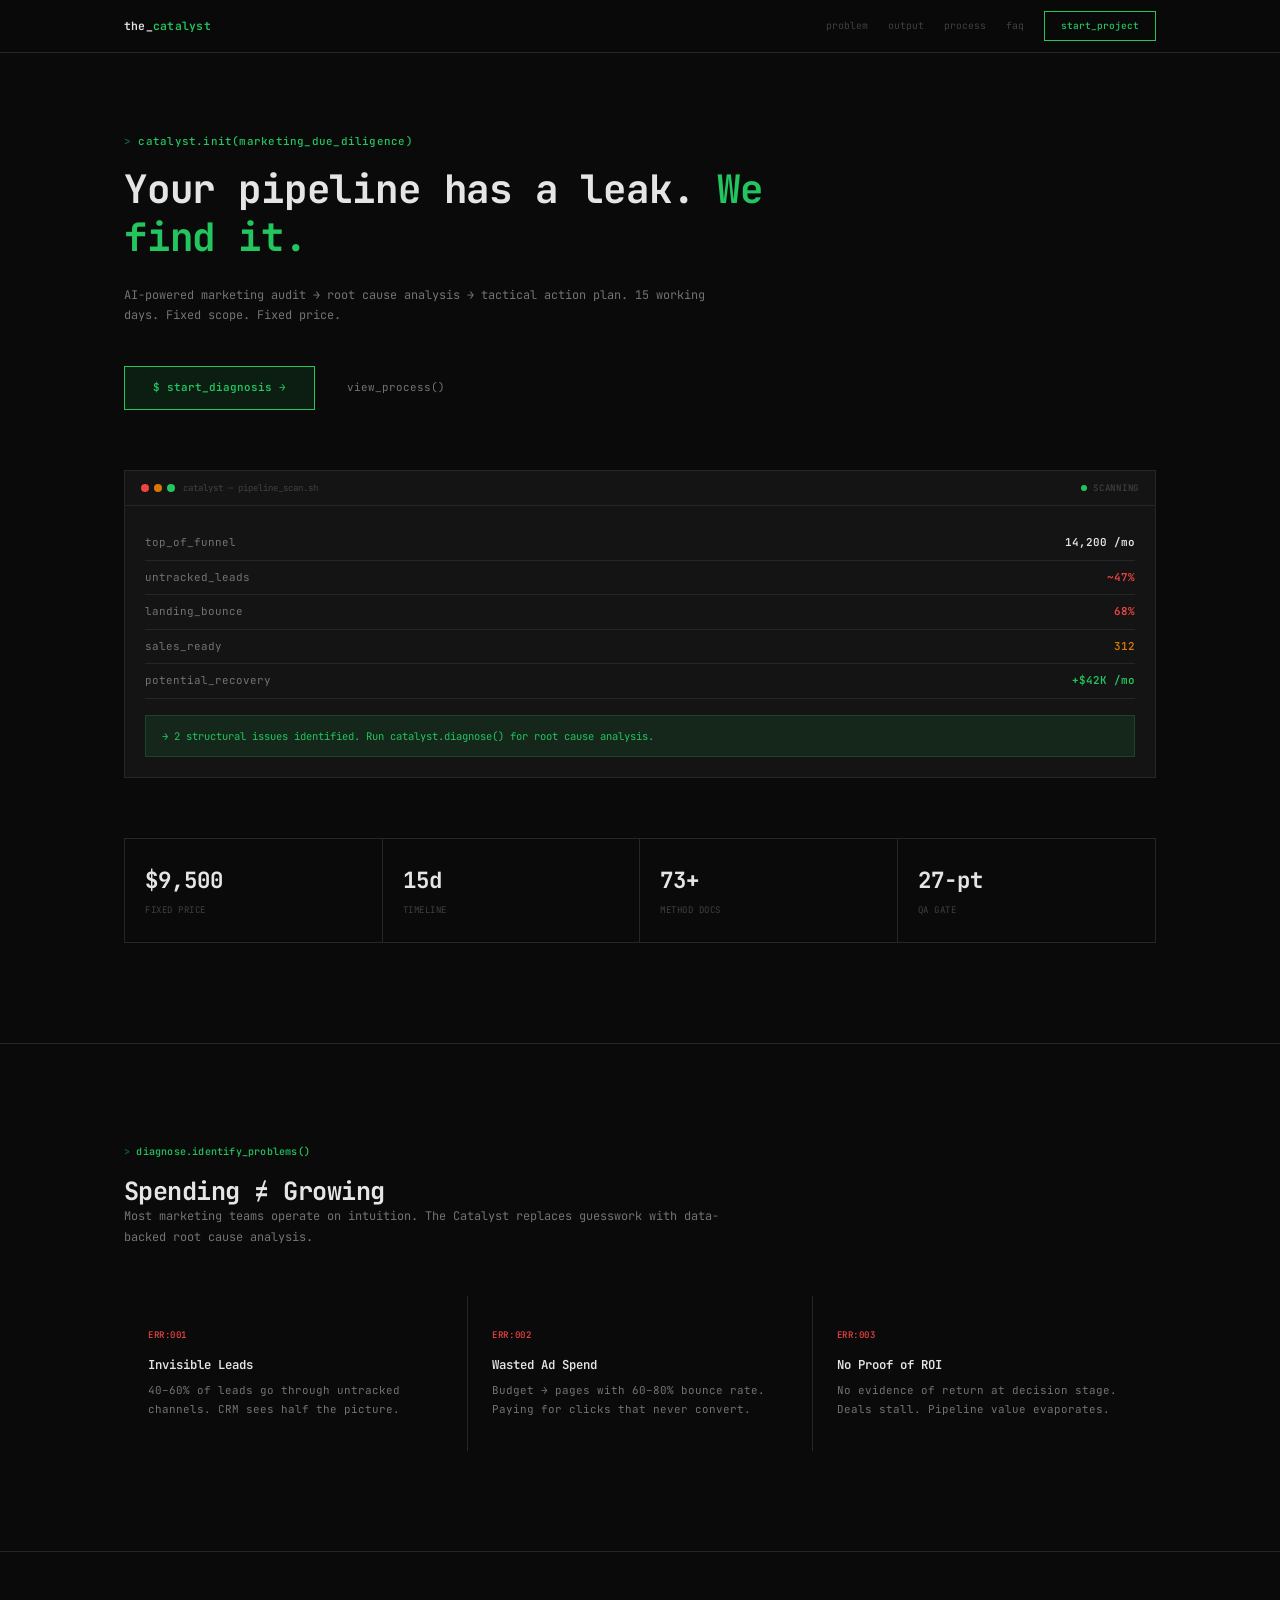
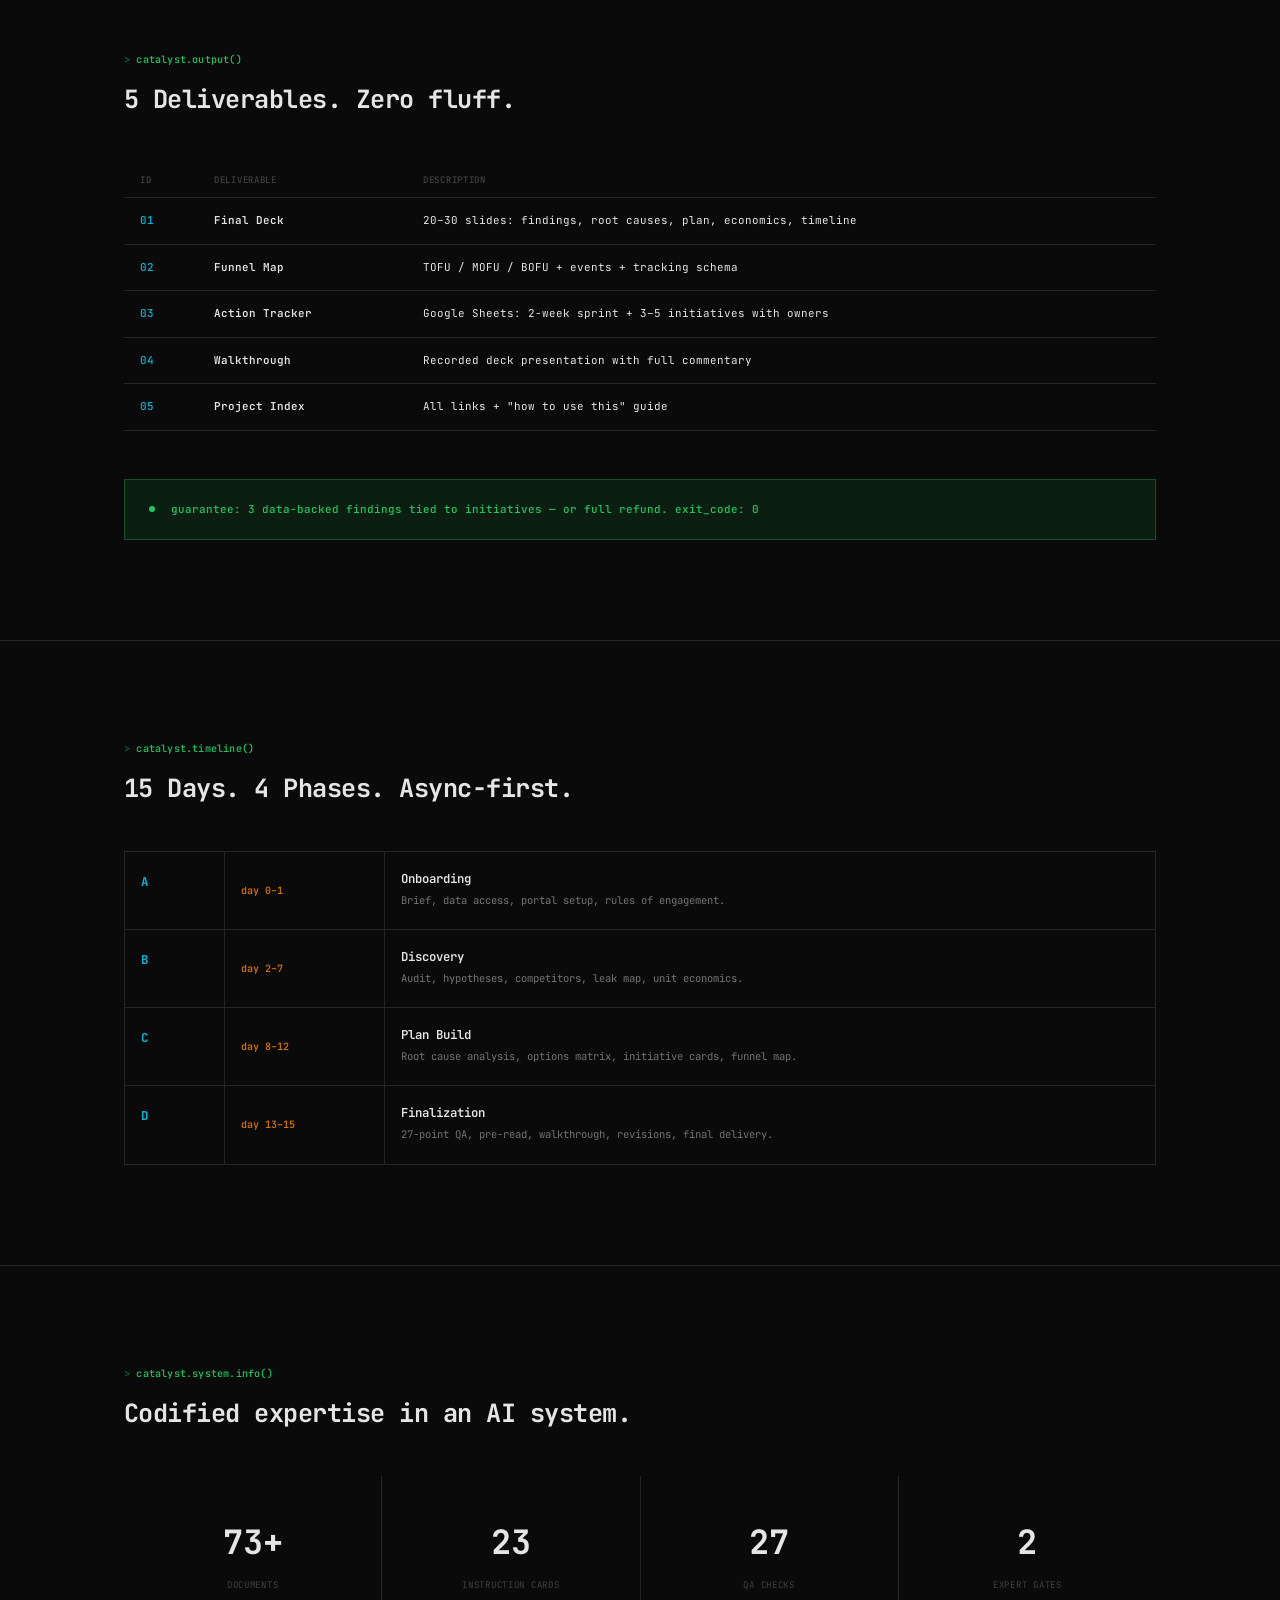
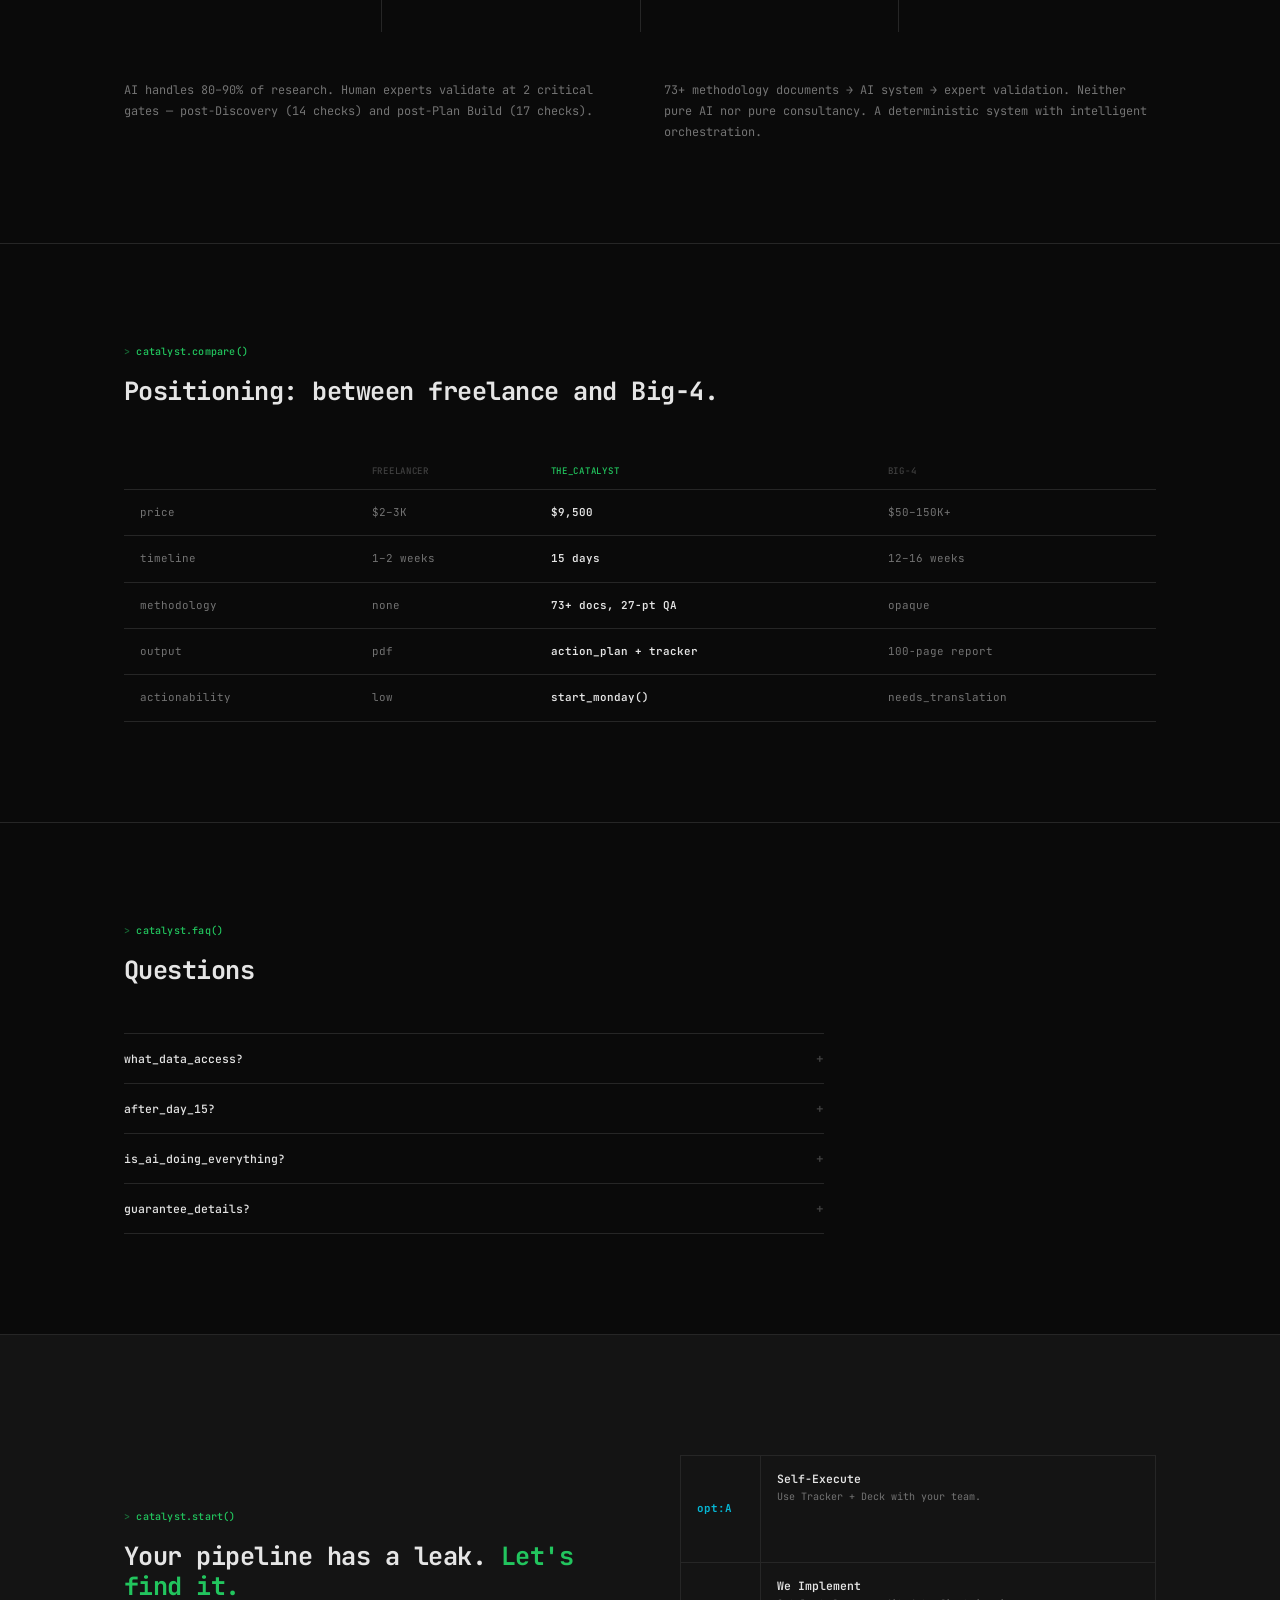
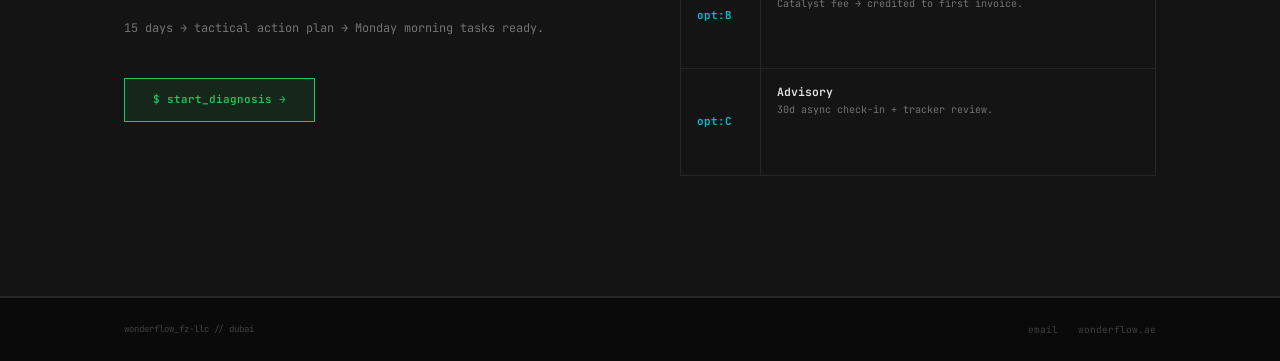
<file: landing/v6/index.html>
<!DOCTYPE html>
<html lang="en">
<head>
<meta charset="UTF-8">
<meta name="viewport" content="width=device-width, initial-scale=1.0">
<title>The Catalyst — Marketing Due Diligence | Wonderflow</title>
<meta name="description" content="AI-powered marketing due diligence. 15 days. $9,500 fixed.">
<style>
/* ========================================================
   V6: DATA TERMINAL
   JetBrains Mono — full monospace, data-dense
   Dark OLED bg, green/cyan/amber status colors
   Bloomberg Terminal meets Vercel Dashboard
   ======================================================== */

@import url('https://fonts.googleapis.com/css2?family=JetBrains+Mono:ital,wght@0,300;0,400;0,500;0,600;0,700;1,400&display=swap');

:root {
  --bg: #0A0A0A;
  --bg-raised: #141414;
  --bg-card: #1A1A1A;
  --text: #E5E5E5;
  --text-muted: #737373;
  --text-dim: #404040;
  --green: #22C55E;
  --green-dim: rgba(34,197,94,0.1);
  --amber: #D97706;
  --amber-dim: rgba(217,119,6,0.1);
  --cyan: #06B6D4;
  --cyan-dim: rgba(6,182,212,0.1);
  --red: #EF4444;
  --border: #262626;
  --border-light: #333333;

  --font: 'JetBrains Mono', 'SF Mono', 'Cascadia Code', monospace;
  --container: 1080px;
  --ease: cubic-bezier(0.16, 1, 0.3, 1);
}

*, *::before, *::after { box-sizing: border-box; margin: 0; padding: 0; }
html { font-size: 14px; scroll-behavior: smooth; }
body {
  font-family: var(--font);
  color: var(--text);
  background: var(--bg);
  line-height: 1.6;
  -webkit-font-smoothing: antialiased;
}
a { color: inherit; text-decoration: none; }
button { font-family: inherit; cursor: pointer; }

h1, h2, h3 { font-family: var(--font); font-weight: 700; line-height: 1.2; }
h1 { font-size: clamp(1.8rem, 4vw, 2.8rem); letter-spacing: -0.03em; }
h2 { font-size: clamp(1.3rem, 2.5vw, 1.8rem); letter-spacing: -0.02em; }
h3 { font-size: 0.88rem; font-weight: 600; }
p { font-size: 0.85rem; line-height: 1.75; color: var(--text-muted); font-weight: 400; }

.c { max-width: var(--container); margin: 0 auto; padding: 0 24px; }
section { padding: 100px 0; }

/* Reveal */
.rv {
  opacity: 0;
  transform: translateY(12px);
  transition: opacity 0.5s var(--ease), transform 0.5s var(--ease);
}
.rv.v { opacity: 1; transform: none; }
.rd1 { transition-delay: 80ms; }
.rd2 { transition-delay: 160ms; }
.rd3 { transition-delay: 240ms; }

/* Label — like terminal prompt */
.prompt {
  font-size: 0.72rem;
  font-weight: 500;
  color: var(--green);
  margin-bottom: 16px;
  letter-spacing: 0.02em;
}
.prompt::before { content: '> '; opacity: 0.5; }

/* Status indicator */
.status {
  display: inline-flex;
  align-items: center;
  gap: 6px;
  font-size: 0.65rem;
  font-weight: 500;
  text-transform: uppercase;
  letter-spacing: 0.08em;
}
.status__dot {
  width: 6px; height: 6px;
  border-radius: 50%;
  background: var(--green);
  animation: blink 2s ease-in-out infinite;
}
@keyframes blink {
  0%, 100% { opacity: 1; }
  50% { opacity: 0.3; }
}

/* === NAV === */
nav {
  position: sticky;
  top: 0;
  background: rgba(10,10,10,0.95);
  backdrop-filter: blur(12px);
  -webkit-backdrop-filter: blur(12px);
  border-bottom: 1px solid var(--border);
  z-index: 100;
}
.nav__inner {
  display: flex;
  justify-content: space-between;
  align-items: center;
  height: 52px;
}
.nav__logo {
  font-weight: 600;
  font-size: 0.82rem;
  letter-spacing: 0.02em;
}
.nav__logo span { color: var(--green); }
.nav-links { display: flex; gap: 20px; align-items: center; }
.nav-links a {
  font-size: 0.7rem;
  font-weight: 400;
  color: var(--text-dim);
  transition: color 0.2s;
  text-transform: lowercase;
}
.nav-links a:hover { color: var(--text); }
.nav-cta {
  padding: 6px 16px;
  border: 1px solid var(--green);
  color: var(--green) !important;
  font-weight: 500 !important;
  font-size: 0.68rem !important;
  transition: all 0.2s;
}
.nav-cta:hover { background: var(--green); color: var(--bg) !important; }

/* === HERO === */
.hero {
  padding: 80px 0 100px;
  border-bottom: 1px solid var(--border);
}
.hero .prompt { font-size: 0.78rem; }
.hero h1 {
  margin-bottom: 24px;
  max-width: 700px;
}
.hero h1 .hl { color: var(--green); }
.hero__sub {
  max-width: 600px;
  margin-bottom: 40px;
}
.hero__acts { display: flex; gap: 12px; align-items: center; flex-wrap: wrap; }

.btn-term {
  display: inline-flex;
  align-items: center;
  gap: 8px;
  padding: 12px 28px;
  border: 1px solid var(--green);
  background: var(--green-dim);
  color: var(--green);
  font-weight: 600;
  font-size: 0.78rem;
  text-decoration: none;
  transition: all 0.2s;
}
.btn-term:hover { background: var(--green); color: var(--bg); }
.btn-ghost {
  display: inline-flex;
  align-items: center;
  gap: 8px;
  padding: 12px 20px;
  color: var(--text-muted);
  font-size: 0.78rem;
  text-decoration: none;
  transition: color 0.2s;
}
.btn-ghost:hover { color: var(--text); }

/* Terminal card */
.terminal {
  margin-top: 60px;
  border: 1px solid var(--border);
  background: var(--bg-raised);
}
.terminal__bar {
  display: flex;
  align-items: center;
  gap: 8px;
  padding: 10px 16px;
  border-bottom: 1px solid var(--border);
  font-size: 0.65rem;
  color: var(--text-dim);
}
.terminal__dots {
  display: flex;
  gap: 5px;
}
.terminal__dots span {
  width: 8px; height: 8px;
  border-radius: 50%;
  background: var(--border-light);
}
.terminal__dots span:first-child { background: var(--red); }
.terminal__dots span:nth-child(2) { background: var(--amber); }
.terminal__dots span:nth-child(3) { background: var(--green); }
.terminal__body { padding: 20px; }
.term-line {
  display: flex;
  justify-content: space-between;
  align-items: center;
  padding: 8px 0;
  border-bottom: 1px solid var(--border);
  font-size: 0.78rem;
}
.term-line:last-child { border-bottom: none; }
.term-line__key { color: var(--text-muted); }
.term-line__val { font-weight: 600; }
.term-line__val--red { color: var(--red); }
.term-line__val--green { color: var(--green); }
.term-line__val--amber { color: var(--amber); }
.term-output {
  margin-top: 16px;
  padding: 12px 16px;
  background: var(--green-dim);
  border: 1px solid rgba(34,197,94,0.2);
  font-size: 0.75rem;
  color: var(--green);
}

/* Stats grid */
.stats-grid {
  display: grid;
  grid-template-columns: repeat(4, 1fr);
  gap: 0;
  margin-top: 60px;
  border: 1px solid var(--border);
}
.sg-item {
  padding: 24px 20px;
  border-right: 1px solid var(--border);
}
.sg-item:last-child { border-right: none; }
.sg-item__v { font-weight: 700; font-size: 1.6rem; color: var(--text); }
.sg-item__l { font-size: 0.65rem; color: var(--text-dim); margin-top: 4px; text-transform: uppercase; letter-spacing: 0.06em; }

/* === PROBLEM === */
.problem { border-bottom: 1px solid var(--border); }
.problem__grid {
  display: grid;
  grid-template-columns: repeat(3, 1fr);
  gap: 1px;
  margin-top: 48px;
  background: var(--border);
}
.prob-cell {
  background: var(--bg);
  padding: 32px 24px;
  transition: background 0.3s;
}
.prob-cell:hover { background: var(--bg-raised); }
.prob-cell__id {
  font-size: 0.65rem;
  font-weight: 500;
  color: var(--red);
  text-transform: uppercase;
  letter-spacing: 0.06em;
  margin-bottom: 16px;
}
.prob-cell h3 { margin-bottom: 8px; color: var(--text); }
.prob-cell p { font-size: 0.78rem; }

/* === DELIVERABLES === */
.deliverables { border-bottom: 1px solid var(--border); }
.del-table {
  width: 100%;
  border-collapse: collapse;
  margin-top: 48px;
}
.del-table th {
  padding: 10px 16px;
  font-size: 0.65rem;
  font-weight: 500;
  text-transform: uppercase;
  letter-spacing: 0.08em;
  color: var(--text-dim);
  text-align: left;
  border-bottom: 1px solid var(--border);
}
.del-table td {
  padding: 14px 16px;
  font-size: 0.78rem;
  border-bottom: 1px solid var(--border);
  transition: background 0.2s;
}
.del-table tr:hover td { background: var(--bg-raised); }
.del-table td:first-child { color: var(--cyan); font-weight: 500; }
.del-table td:nth-child(2) { color: var(--text); font-weight: 600; }

/* Guarantee */
.guarantee {
  margin-top: 48px;
  padding: 20px 24px;
  border: 1px solid rgba(34,197,94,0.3);
  background: var(--green-dim);
  display: flex;
  align-items: center;
  gap: 16px;
}
.guarantee .status__dot { animation: none; }
.guarantee p { max-width: none; color: var(--green); font-size: 0.78rem; font-weight: 500; }

/* === PROCESS === */
.process { border-bottom: 1px solid var(--border); }
.timeline {
  margin-top: 48px;
  border: 1px solid var(--border);
}
.tl-row {
  display: grid;
  grid-template-columns: 100px 160px 1fr;
  gap: 0;
  border-bottom: 1px solid var(--border);
  transition: background 0.2s;
}
.tl-row:last-child { border-bottom: none; }
.tl-row:hover { background: var(--bg-raised); }
.tl-cell {
  padding: 20px 16px;
  border-right: 1px solid var(--border);
}
.tl-cell:last-child { border-right: none; }
.tl-cell--phase {
  font-weight: 700;
  font-size: 0.88rem;
  color: var(--cyan);
  text-transform: uppercase;
}
.tl-cell--days {
  font-size: 0.72rem;
  color: var(--amber);
  font-weight: 500;
  display: flex;
  align-items: center;
}
.tl-cell--desc h3 { margin-bottom: 4px; }
.tl-cell--desc p { font-size: 0.75rem; }

/* === METHODOLOGY === */
.methodology { border-bottom: 1px solid var(--border); }
.meth-grid {
  display: grid;
  grid-template-columns: repeat(4, 1fr);
  gap: 1px;
  margin-top: 48px;
  background: var(--border);
}
.meth-cell {
  background: var(--bg);
  padding: 40px 24px;
  text-align: center;
  transition: background 0.3s;
}
.meth-cell:hover { background: var(--bg-raised); }
.meth-cell__v { font-weight: 700; font-size: 2.4rem; color: var(--text); }
.meth-cell__l { font-size: 0.65rem; color: var(--text-dim); margin-top: 8px; text-transform: uppercase; letter-spacing: 0.08em; }

.meth-text {
  display: grid;
  grid-template-columns: 1fr 1fr;
  gap: 48px;
  margin-top: 48px;
}
.meth-text p { max-width: none; }

/* === COMPARISON === */
.comparison { border-bottom: 1px solid var(--border); }
.comp-table {
  width: 100%;
  border-collapse: collapse;
  margin-top: 48px;
}
.comp-table th {
  padding: 10px 16px;
  font-size: 0.65rem;
  font-weight: 500;
  text-transform: uppercase;
  letter-spacing: 0.08em;
  color: var(--text-dim);
  text-align: left;
  border-bottom: 1px solid var(--border);
}
.comp-table th:nth-child(3) { color: var(--green); }
.comp-table td {
  padding: 14px 16px;
  font-size: 0.78rem;
  border-bottom: 1px solid var(--border);
  color: var(--text-muted);
}
.comp-table td:nth-child(3) { color: var(--text); font-weight: 600; }
.comp-table tr:hover td { background: var(--bg-raised); color: var(--text); }
.comp-table tr:hover td:nth-child(3) { color: var(--green); }

/* === FAQ === */
.faq { border-bottom: 1px solid var(--border); }
.faq-list { margin-top: 48px; max-width: 700px; }
.faq-item { border-bottom: 1px solid var(--border); }
.faq-item:first-child { border-top: 1px solid var(--border); }
.faq-q {
  display: flex;
  justify-content: space-between;
  align-items: center;
  padding: 16px 0;
  background: transparent;
  border: none;
  width: 100%;
  text-align: left;
  font-family: var(--font);
  font-weight: 500;
  font-size: 0.82rem;
  color: var(--text);
  cursor: pointer;
  transition: color 0.2s;
}
.faq-q:hover { color: var(--cyan); }
.faq-icon {
  font-size: 0.9rem;
  color: var(--text-dim);
  transition: transform 0.3s var(--ease), color 0.2s;
}
.faq-item.active .faq-icon { transform: rotate(45deg); color: var(--cyan); }
.faq-a {
  max-height: 0;
  overflow: hidden;
  transition: max-height 0.4s var(--ease), padding 0.4s;
}
.faq-item.active .faq-a { max-height: 160px; padding: 0 0 16px; }
.faq-a p { max-width: none; font-size: 0.78rem; }

/* === FINAL CTA === */
.final-cta {
  background: var(--bg-raised);
  border-bottom: 1px solid var(--border);
  padding: 120px 0;
}
.cta-layout {
  display: grid;
  grid-template-columns: 1fr 1fr;
  gap: 80px;
  align-items: center;
}
.final-cta h2 { margin-bottom: 16px; }
.final-cta h2 .hl { color: var(--green); }
.final-cta p { margin-bottom: 40px; }

.after-rows { border: 1px solid var(--border); }
.after-row {
  display: grid;
  grid-template-columns: 80px 1fr;
  gap: 0;
  border-bottom: 1px solid var(--border);
  transition: background 0.2s;
}
.after-row:last-child { border-bottom: none; }
.after-row:hover { background: var(--bg-card); }
.after-cell {
  padding: 16px;
  border-right: 1px solid var(--border);
}
.after-cell:last-child { border-right: none; }
.after-cell--id { font-weight: 700; color: var(--cyan); font-size: 0.78rem; display: flex; align-items: center; }
.after-cell h3 { margin-bottom: 2px; font-size: 0.82rem; }
.after-cell p { font-size: 0.72rem; max-width: none; }

/* === FOOTER === */
footer {
  border-top: 1px solid var(--border);
  padding: 24px 0;
}
.footer__inner {
  display: flex;
  justify-content: space-between;
  align-items: center;
}
.footer__name { font-size: 0.65rem; color: var(--text-dim); }
.footer__links { display: flex; gap: 20px; }
.footer__links a { font-size: 0.68rem; color: var(--text-dim); transition: color 0.2s; }
.footer__links a:hover { color: var(--green); }

/* RESPONSIVE */
@media (max-width: 900px) {
  section { padding: 60px 0; }
  .stats-grid { grid-template-columns: 1fr 1fr; }
  .sg-item { border-bottom: 1px solid var(--border); }
  .problem__grid { grid-template-columns: 1fr; }
  .tl-row { grid-template-columns: 1fr; }
  .tl-cell { border-right: none; border-bottom: 1px solid var(--border); }
  .tl-cell:last-child { border-bottom: none; }
  .meth-grid { grid-template-columns: 1fr 1fr; }
  .meth-text { grid-template-columns: 1fr; gap: 24px; }
  .cta-layout { grid-template-columns: 1fr; gap: 48px; }
  .nav-links a:not(.nav-cta) { display: none; }
}
@media (max-width: 600px) {
  .stats-grid { grid-template-columns: 1fr; }
  .sg-item { border-right: none; }
  .meth-grid { grid-template-columns: 1fr; }
  .terminal { display: none; }
}
@media (prefers-reduced-motion: reduce) {
  *, *::before, *::after { animation-duration: 0.01ms !important; transition-duration: 0.01ms !important; }
}
</style>
</head>
<body>

<nav>
  <div class="c">
    <div class="nav__inner">
      <div class="nav__logo">the_<span>catalyst</span></div>
      <div class="nav-links">
        <a href="#problem">problem</a>
        <a href="#deliverables">output</a>
        <a href="#process">process</a>
        <a href="#faq">faq</a>
        <a href="#cta" class="nav-cta">start_project</a>
      </div>
    </div>
  </div>
</nav>

<section class="hero">
  <div class="c">
    <div class="prompt rv">catalyst.init(marketing_due_diligence)</div>
    <h1 class="rv rd1">Your pipeline has a leak. <span class="hl">We find it.</span></h1>
    <p class="hero__sub rv rd2">AI-powered marketing audit → root cause analysis → tactical action plan. 15 working days. Fixed scope. Fixed price.</p>
    <div class="hero__acts rv rd3">
      <a href="#cta" class="btn-term">$ start_diagnosis →</a>
      <a href="#process" class="btn-ghost">view_process()</a>
    </div>

    <div class="terminal rv">
      <div class="terminal__bar">
        <div class="terminal__dots"><span></span><span></span><span></span></div>
        <span>catalyst — pipeline_scan.sh</span>
        <span style="margin-left: auto;" class="status"><span class="status__dot"></span> scanning</span>
      </div>
      <div class="terminal__body">
        <div class="term-line"><span class="term-line__key">top_of_funnel</span><span class="term-line__val">14,200 /mo</span></div>
        <div class="term-line"><span class="term-line__key">untracked_leads</span><span class="term-line__val term-line__val--red">~47%</span></div>
        <div class="term-line"><span class="term-line__key">landing_bounce</span><span class="term-line__val term-line__val--red">68%</span></div>
        <div class="term-line"><span class="term-line__key">sales_ready</span><span class="term-line__val term-line__val--amber">312</span></div>
        <div class="term-line"><span class="term-line__key">potential_recovery</span><span class="term-line__val term-line__val--green">+$42K /mo</span></div>
        <div class="term-output">→ 2 structural issues identified. Run catalyst.diagnose() for root cause analysis.</div>
      </div>
    </div>

    <div class="stats-grid rv">
      <div class="sg-item"><div class="sg-item__v">$9,500</div><div class="sg-item__l">Fixed Price</div></div>
      <div class="sg-item"><div class="sg-item__v">15d</div><div class="sg-item__l">Timeline</div></div>
      <div class="sg-item"><div class="sg-item__v">73+</div><div class="sg-item__l">Method Docs</div></div>
      <div class="sg-item"><div class="sg-item__v">27-pt</div><div class="sg-item__l">QA Gate</div></div>
    </div>
  </div>
</section>

<section class="problem" id="problem">
  <div class="c">
    <div class="prompt rv">diagnose.identify_problems()</div>
    <h2 class="rv rd1">Spending ≠ Growing</h2>
    <p class="rv rd2" style="max-width: 600px;">Most marketing teams operate on intuition. The Catalyst replaces guesswork with data-backed root cause analysis.</p>
    <div class="problem__grid rv">
      <div class="prob-cell"><div class="prob-cell__id">err:001</div><h3>Invisible Leads</h3><p>40–60% of leads go through untracked channels. CRM sees half the picture.</p></div>
      <div class="prob-cell"><div class="prob-cell__id">err:002</div><h3>Wasted Ad Spend</h3><p>Budget → pages with 60–80% bounce rate. Paying for clicks that never convert.</p></div>
      <div class="prob-cell"><div class="prob-cell__id">err:003</div><h3>No Proof of ROI</h3><p>No evidence of return at decision stage. Deals stall. Pipeline value evaporates.</p></div>
    </div>
  </div>
</section>

<section class="deliverables" id="deliverables">
  <div class="c">
    <div class="prompt rv">catalyst.output()</div>
    <h2 class="rv rd1">5 Deliverables. Zero fluff.</h2>
    <table class="del-table rv rd2">
      <thead>
        <tr><th>ID</th><th>Deliverable</th><th>Description</th></tr>
      </thead>
      <tbody>
        <tr><td>01</td><td>Final Deck</td><td>20–30 slides: findings, root causes, plan, economics, timeline</td></tr>
        <tr><td>02</td><td>Funnel Map</td><td>TOFU / MOFU / BOFU + events + tracking schema</td></tr>
        <tr><td>03</td><td>Action Tracker</td><td>Google Sheets: 2-week sprint + 3–5 initiatives with owners</td></tr>
        <tr><td>04</td><td>Walkthrough</td><td>Recorded deck presentation with full commentary</td></tr>
        <tr><td>05</td><td>Project Index</td><td>All links + "how to use this" guide</td></tr>
      </tbody>
    </table>
    <div class="guarantee rv">
      <span class="status"><span class="status__dot"></span></span>
      <p>guarantee: 3 data-backed findings tied to initiatives — or full refund. exit_code: 0</p>
    </div>
  </div>
</section>

<section class="process" id="process">
  <div class="c">
    <div class="prompt rv">catalyst.timeline()</div>
    <h2 class="rv rd1">15 Days. 4 Phases. Async-first.</h2>
    <div class="timeline rv rd2">
      <div class="tl-row">
        <div class="tl-cell tl-cell--phase">A</div>
        <div class="tl-cell tl-cell--days">day 0–1</div>
        <div class="tl-cell tl-cell--desc"><h3>Onboarding</h3><p>Brief, data access, portal setup, rules of engagement.</p></div>
      </div>
      <div class="tl-row">
        <div class="tl-cell tl-cell--phase">B</div>
        <div class="tl-cell tl-cell--days">day 2–7</div>
        <div class="tl-cell tl-cell--desc"><h3>Discovery</h3><p>Audit, hypotheses, competitors, leak map, unit economics.</p></div>
      </div>
      <div class="tl-row">
        <div class="tl-cell tl-cell--phase">C</div>
        <div class="tl-cell tl-cell--days">day 8–12</div>
        <div class="tl-cell tl-cell--desc"><h3>Plan Build</h3><p>Root cause analysis, options matrix, initiative cards, funnel map.</p></div>
      </div>
      <div class="tl-row">
        <div class="tl-cell tl-cell--phase">D</div>
        <div class="tl-cell tl-cell--days">day 13–15</div>
        <div class="tl-cell tl-cell--desc"><h3>Finalization</h3><p>27-point QA, pre-read, walkthrough, revisions, final delivery.</p></div>
      </div>
    </div>
  </div>
</section>

<section class="methodology" id="methodology">
  <div class="c">
    <div class="prompt rv">catalyst.system.info()</div>
    <h2 class="rv rd1">Codified expertise in an AI system.</h2>
    <div class="meth-grid rv rd2">
      <div class="meth-cell"><div class="meth-cell__v">73+</div><div class="meth-cell__l">Documents</div></div>
      <div class="meth-cell"><div class="meth-cell__v">23</div><div class="meth-cell__l">Instruction Cards</div></div>
      <div class="meth-cell"><div class="meth-cell__v">27</div><div class="meth-cell__l">QA Checks</div></div>
      <div class="meth-cell"><div class="meth-cell__v">2</div><div class="meth-cell__l">Expert Gates</div></div>
    </div>
    <div class="meth-text rv">
      <p>AI handles 80–90% of research. Human experts validate at 2 critical gates — post-Discovery (14 checks) and post-Plan Build (17 checks).</p>
      <p>73+ methodology documents → AI system → expert validation. Neither pure AI nor pure consultancy. A deterministic system with intelligent orchestration.</p>
    </div>
  </div>
</section>

<section class="comparison" id="comparison">
  <div class="c">
    <div class="prompt rv">catalyst.compare()</div>
    <h2 class="rv rd1">Positioning: between freelance and Big-4.</h2>
    <table class="comp-table rv rd2">
      <thead><tr><th></th><th>freelancer</th><th>the_catalyst</th><th>big-4</th></tr></thead>
      <tbody>
        <tr><td>price</td><td>$2–3K</td><td>$9,500</td><td>$50–150K+</td></tr>
        <tr><td>timeline</td><td>1–2 weeks</td><td>15 days</td><td>12–16 weeks</td></tr>
        <tr><td>methodology</td><td>none</td><td>73+ docs, 27-pt QA</td><td>opaque</td></tr>
        <tr><td>output</td><td>pdf</td><td>action_plan + tracker</td><td>100-page report</td></tr>
        <tr><td>actionability</td><td>low</td><td>start_monday()</td><td>needs_translation</td></tr>
      </tbody>
    </table>
  </div>
</section>

<section class="faq" id="faq">
  <div class="c">
    <div class="prompt rv">catalyst.faq()</div>
    <h2 class="rv rd1">Questions</h2>
    <div class="faq-list rv rd2">
      <div class="faq-item"><button class="faq-q"><span>what_data_access?</span><span class="faq-icon">+</span></button><div class="faq-a"><p>Read-only: GA4, ad platforms, CRM. No CRM → structured brief template provided.</p></div></div>
      <div class="faq-item"><button class="faq-q"><span>after_day_15?</span><span class="faq-icon">+</span></button><div class="faq-a"><p>Options: self-execute | implementation (fee credited) | 30-day advisory.</p></div></div>
      <div class="faq-item"><button class="faq-q"><span>is_ai_doing_everything?</span><span class="faq-icon">+</span></button><div class="faq-a"><p>AI: 80–90%. Humans: 2 review gates, 31 total checkpoints.</p></div></div>
      <div class="faq-item"><button class="faq-q"><span>guarantee_details?</span><span class="faq-icon">+</span></button><div class="faq-a"><p>3 data-backed findings → initiatives. Else: full_refund || credit_to_implementation.</p></div></div>
    </div>
  </div>
</section>

<section class="final-cta" id="cta">
  <div class="c">
    <div class="cta-layout">
      <div>
        <div class="prompt rv">catalyst.start()</div>
        <h2 class="rv rd1">Your pipeline has a leak. <span class="hl">Let's find it.</span></h2>
        <p class="rv rd2">15 days → tactical action plan → Monday morning tasks ready.</p>
        <a href="#" class="btn-term rv rd3">$ start_diagnosis →</a>
      </div>
      <div class="after-rows rv rd2">
        <div class="after-row"><div class="after-cell after-cell--id">opt:A</div><div class="after-cell"><h3>Self-Execute</h3><p>Use Tracker + Deck with your team.</p></div></div>
        <div class="after-row"><div class="after-cell after-cell--id">opt:B</div><div class="after-cell"><h3>We Implement</h3><p>Catalyst fee → credited to first invoice.</p></div></div>
        <div class="after-row"><div class="after-cell after-cell--id">opt:C</div><div class="after-cell"><h3>Advisory</h3><p>30d async check-in + tracker review.</p></div></div>
      </div>
    </div>
  </div>
</section>

<footer>
  <div class="c">
    <div class="footer__inner">
      <div class="footer__name">wonderflow_fz-llc // dubai</div>
      <div class="footer__links"><a href="mailto:alex@wonderflow.agency">email</a><a href="https://wonderflow.ae">wonderflow.ae</a></div>
    </div>
  </div>
</footer>

<script>
const obs = new IntersectionObserver(e => e.forEach(x => { if (x.isIntersecting) x.target.classList.add('v'); }), { threshold: 0.1, rootMargin: '0px 0px -40px 0px' });
document.querySelectorAll('.rv').forEach(el => obs.observe(el));
document.querySelectorAll('.faq-q').forEach(b => b.addEventListener('click', () => {
  const i = b.closest('.faq-item'), w = i.classList.contains('active');
  document.querySelectorAll('.faq-item').forEach(x => x.classList.remove('active'));
  if (!w) i.classList.add('active');
}));
</script>
</body>
</html>
</file>
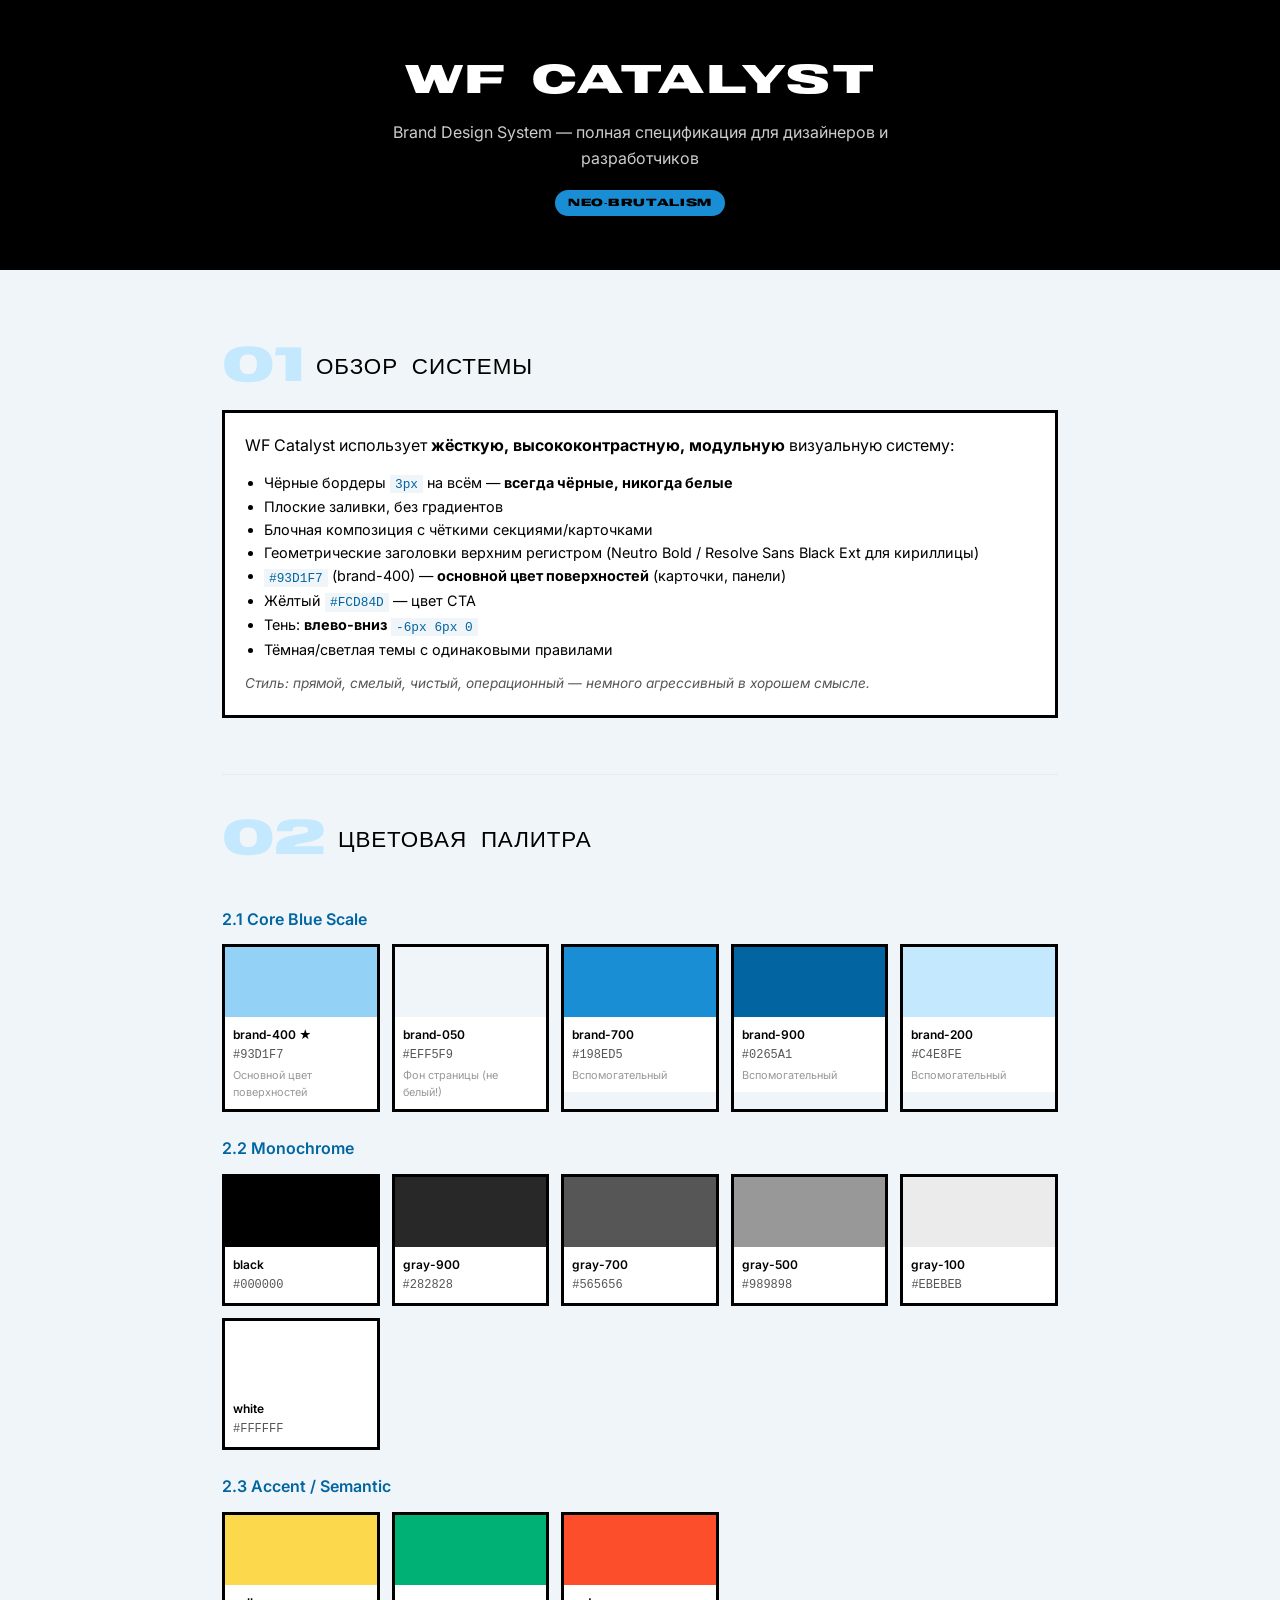
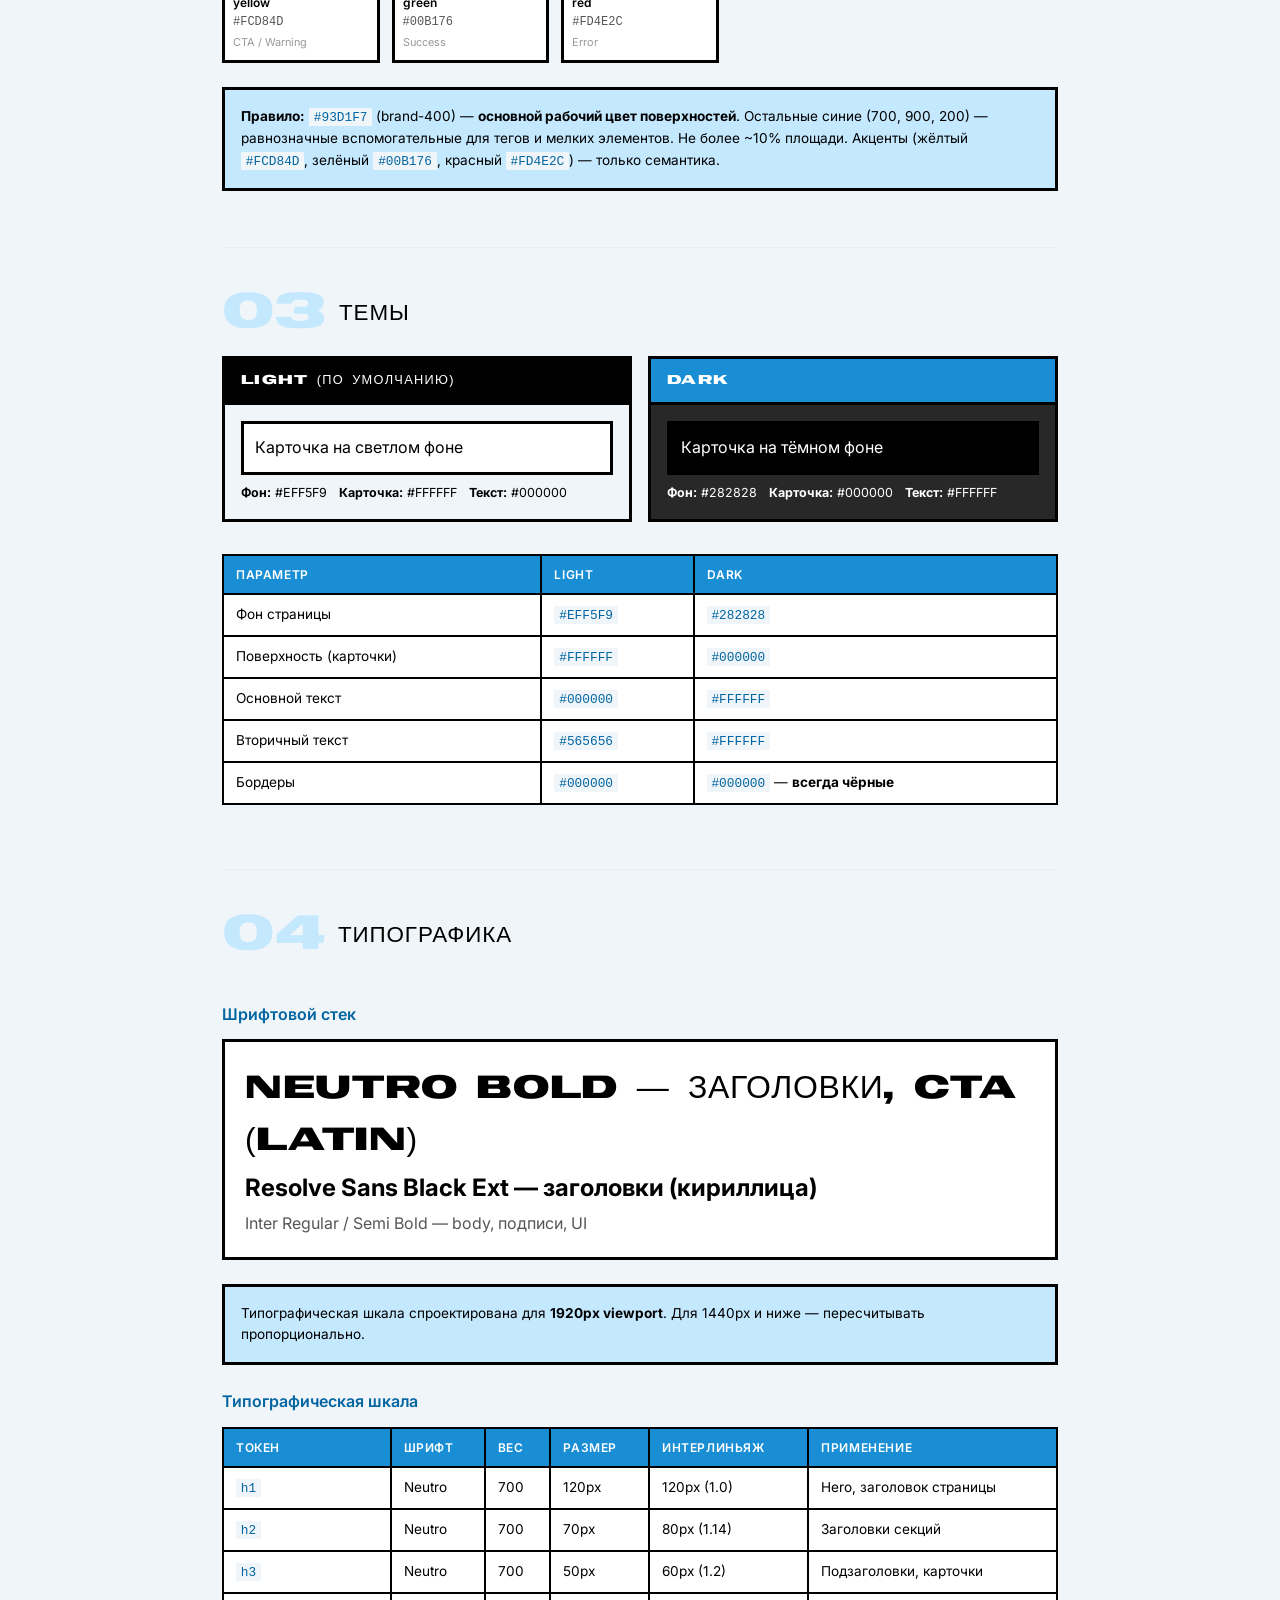
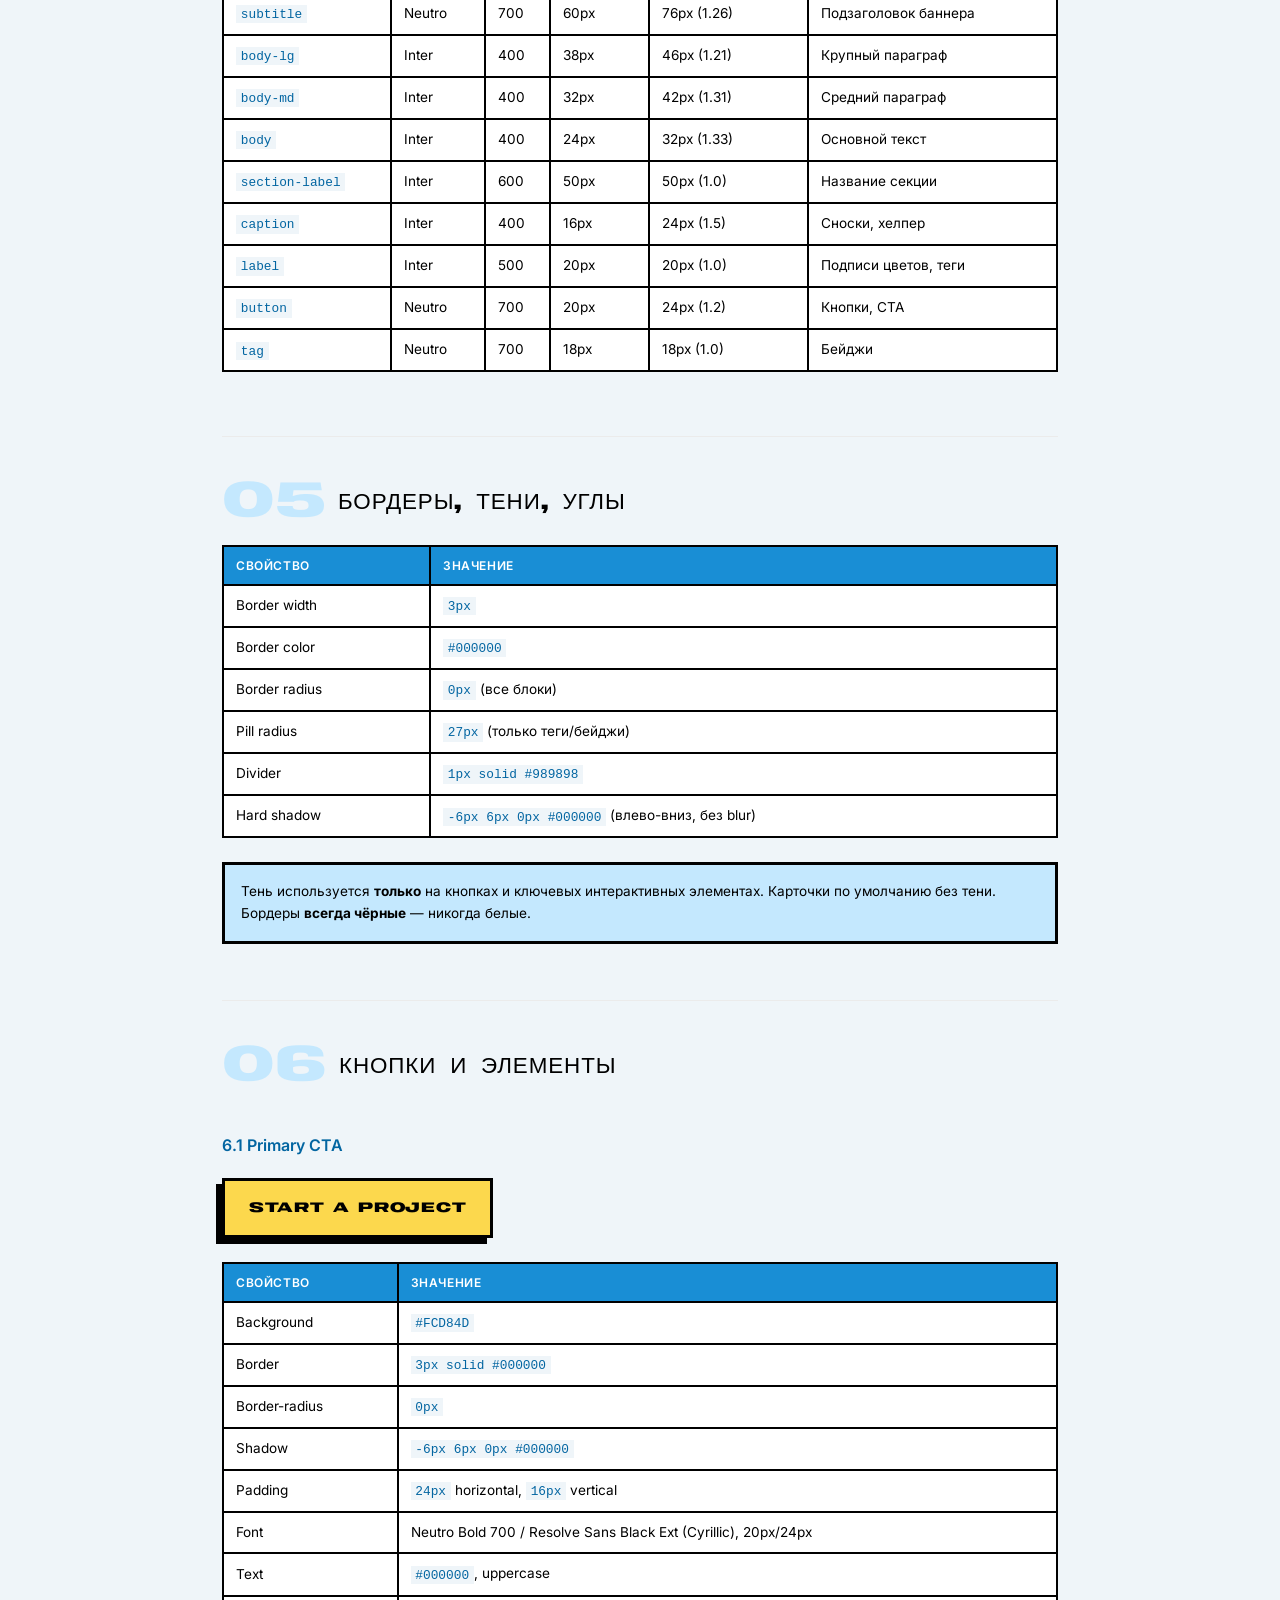
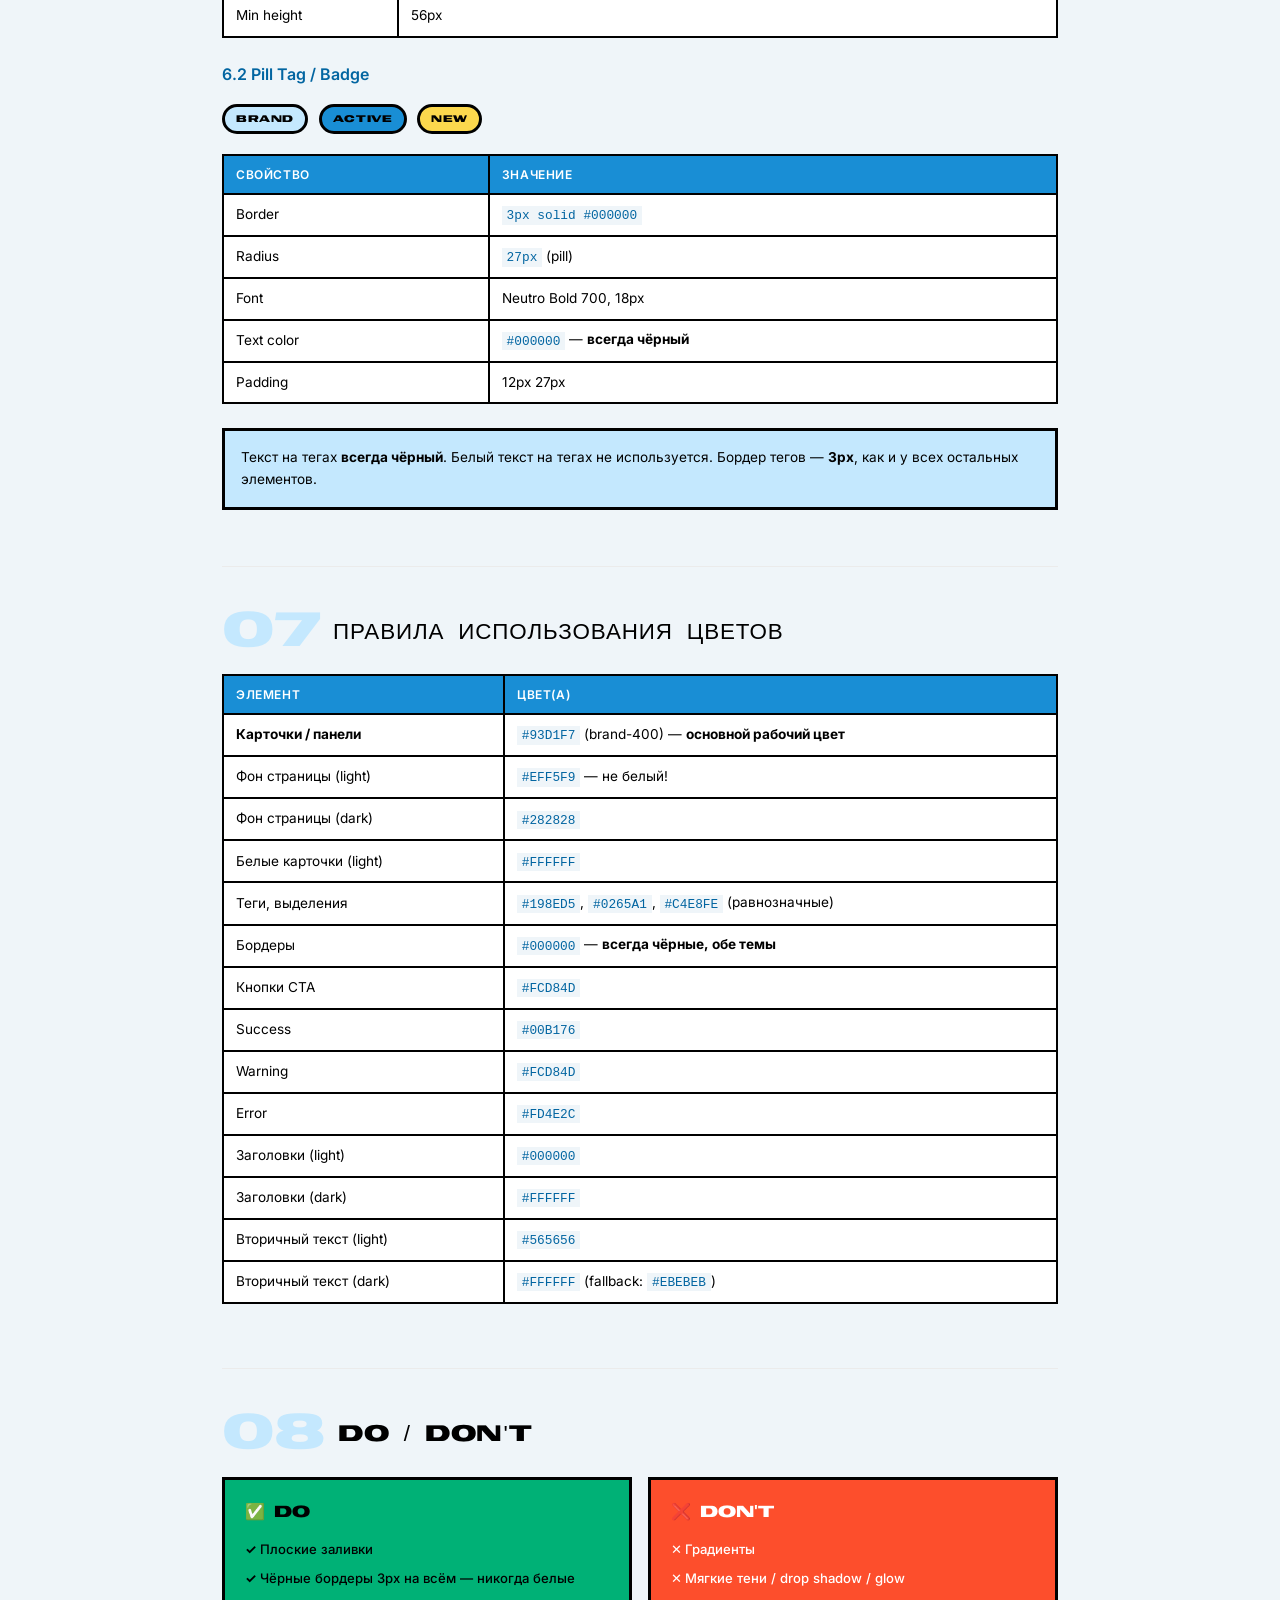
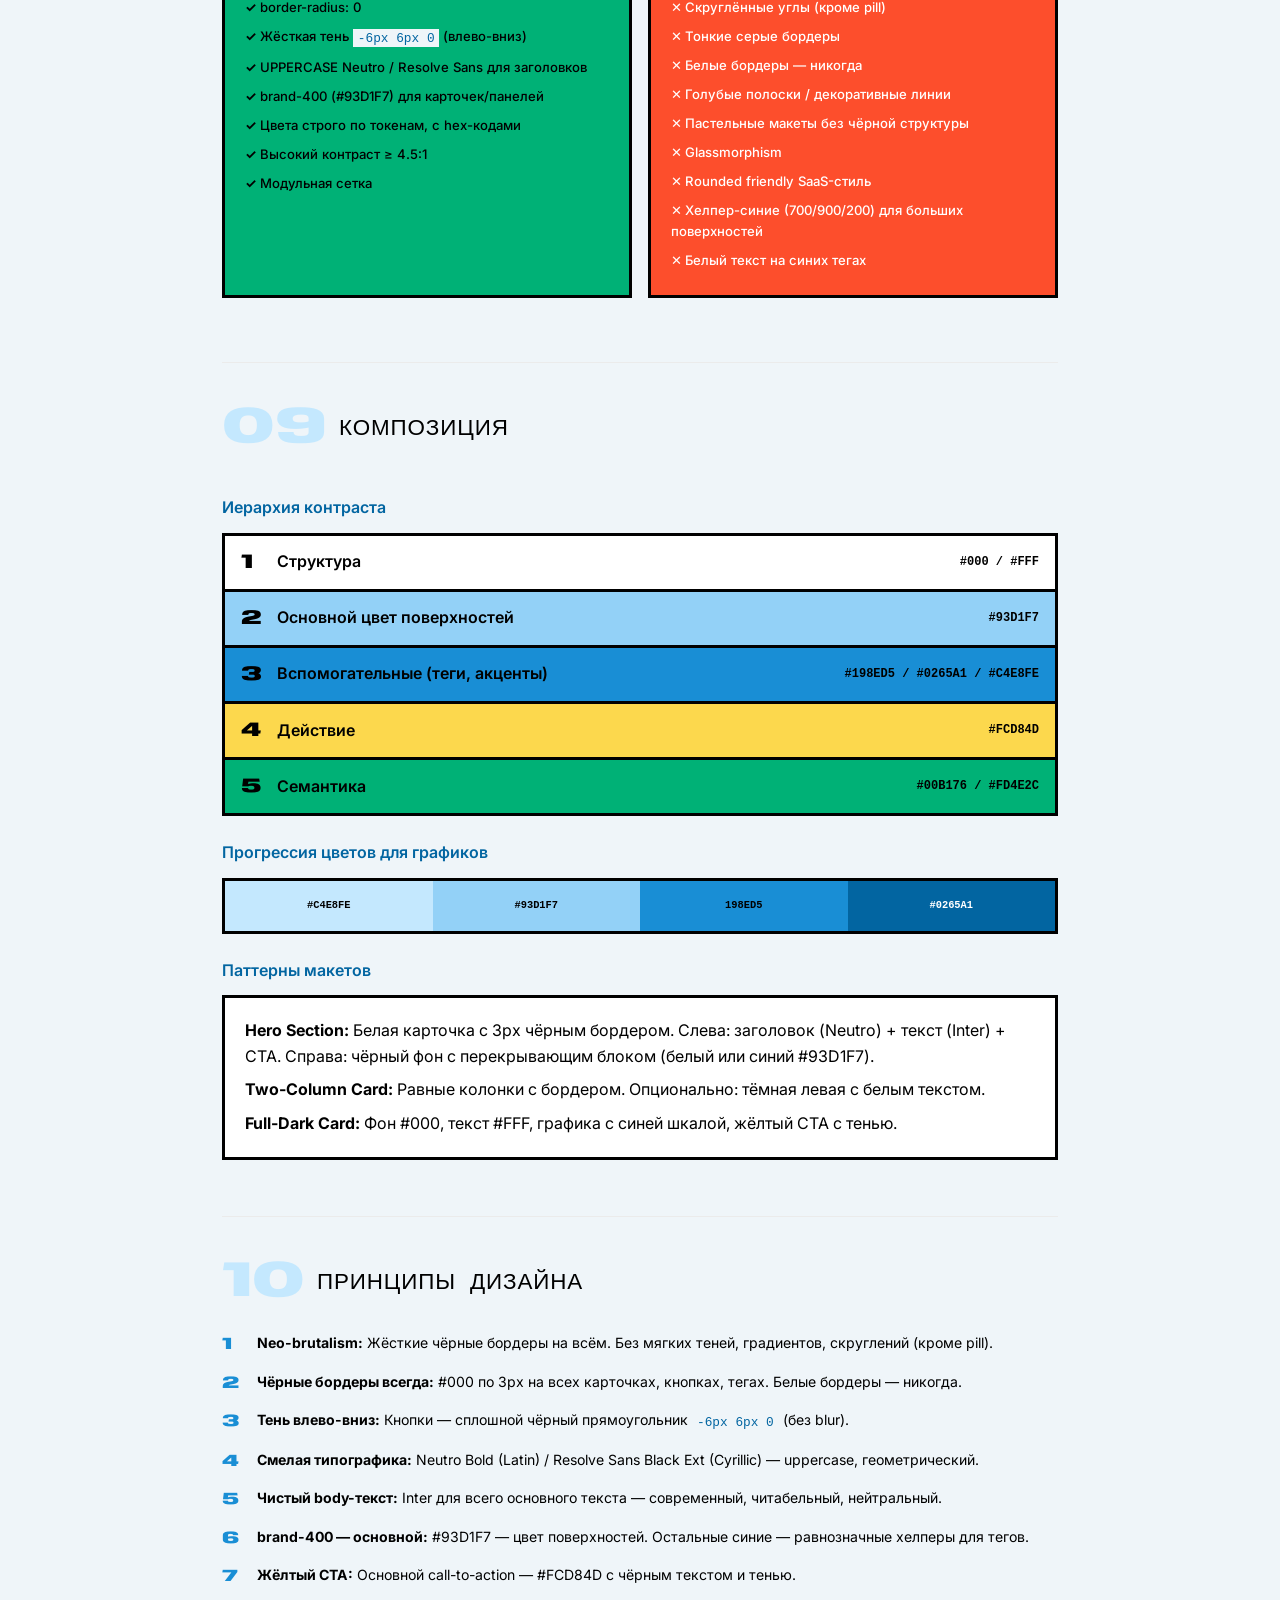
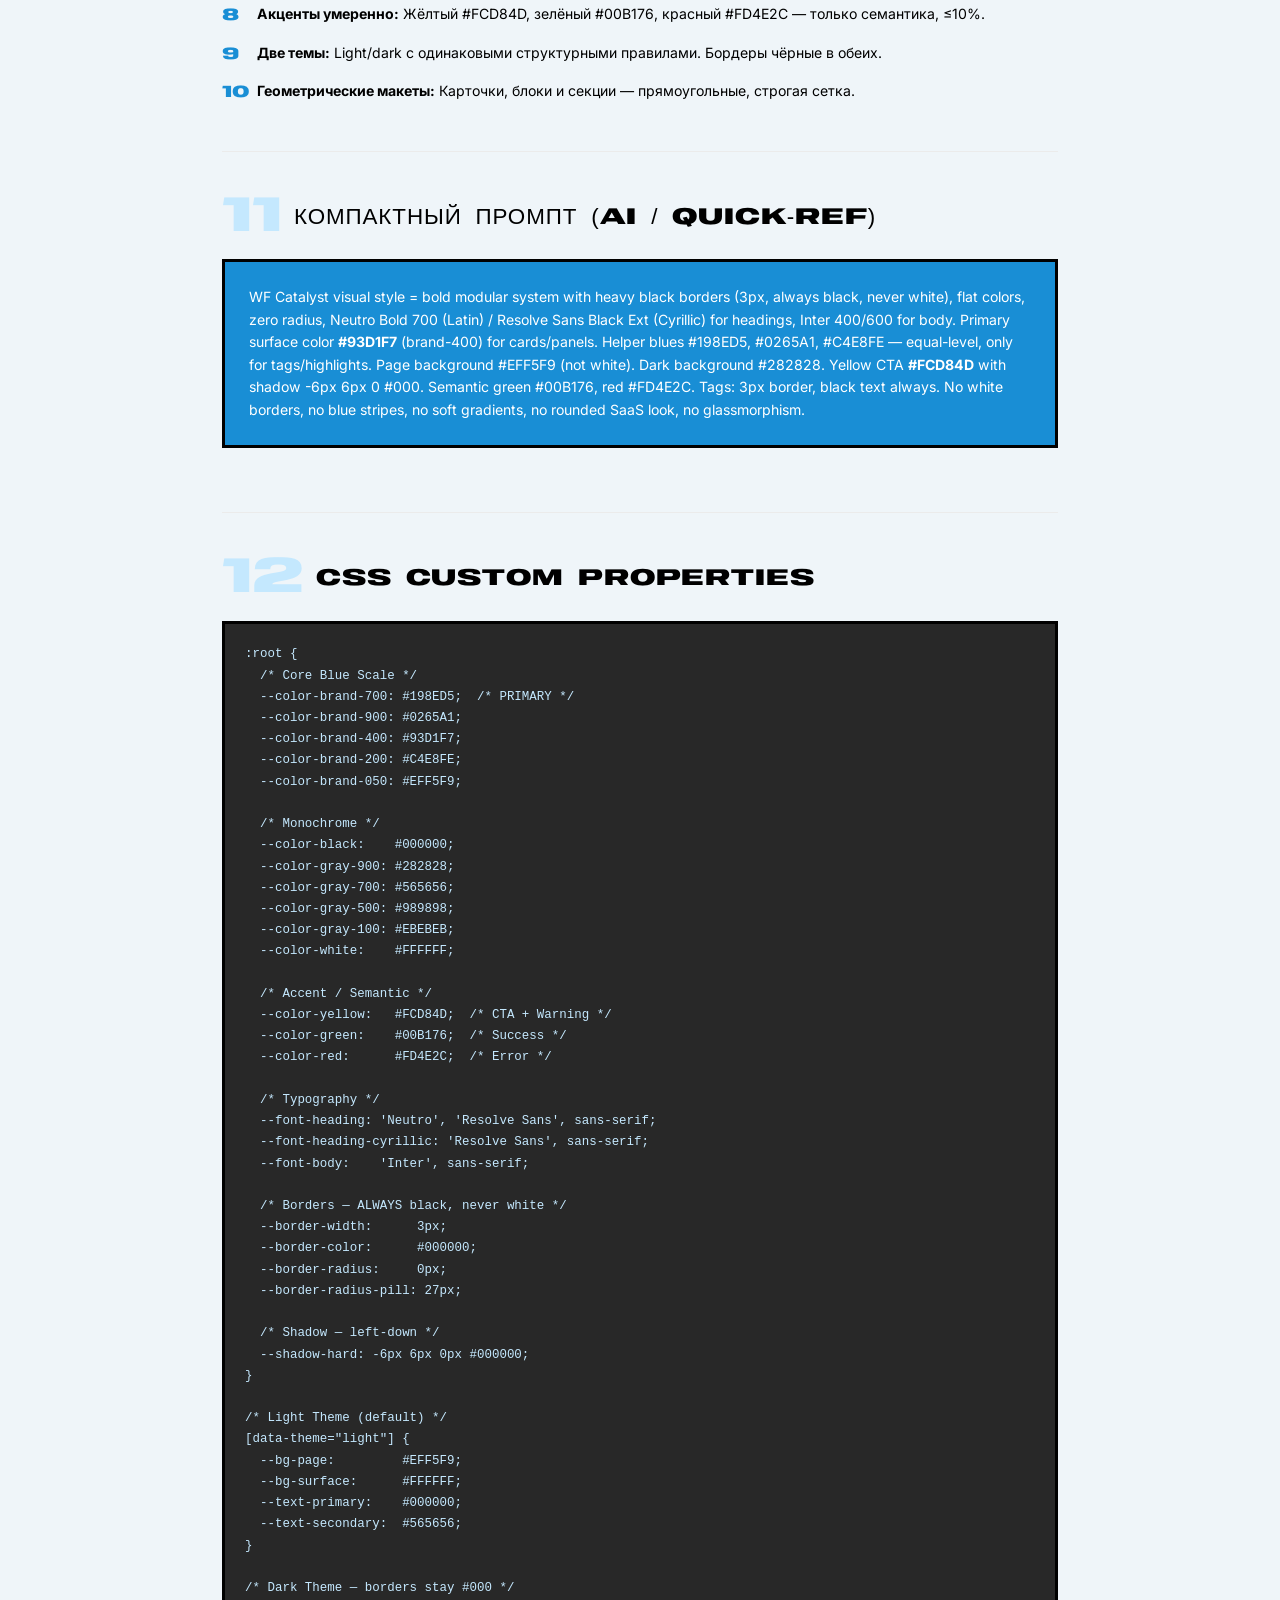
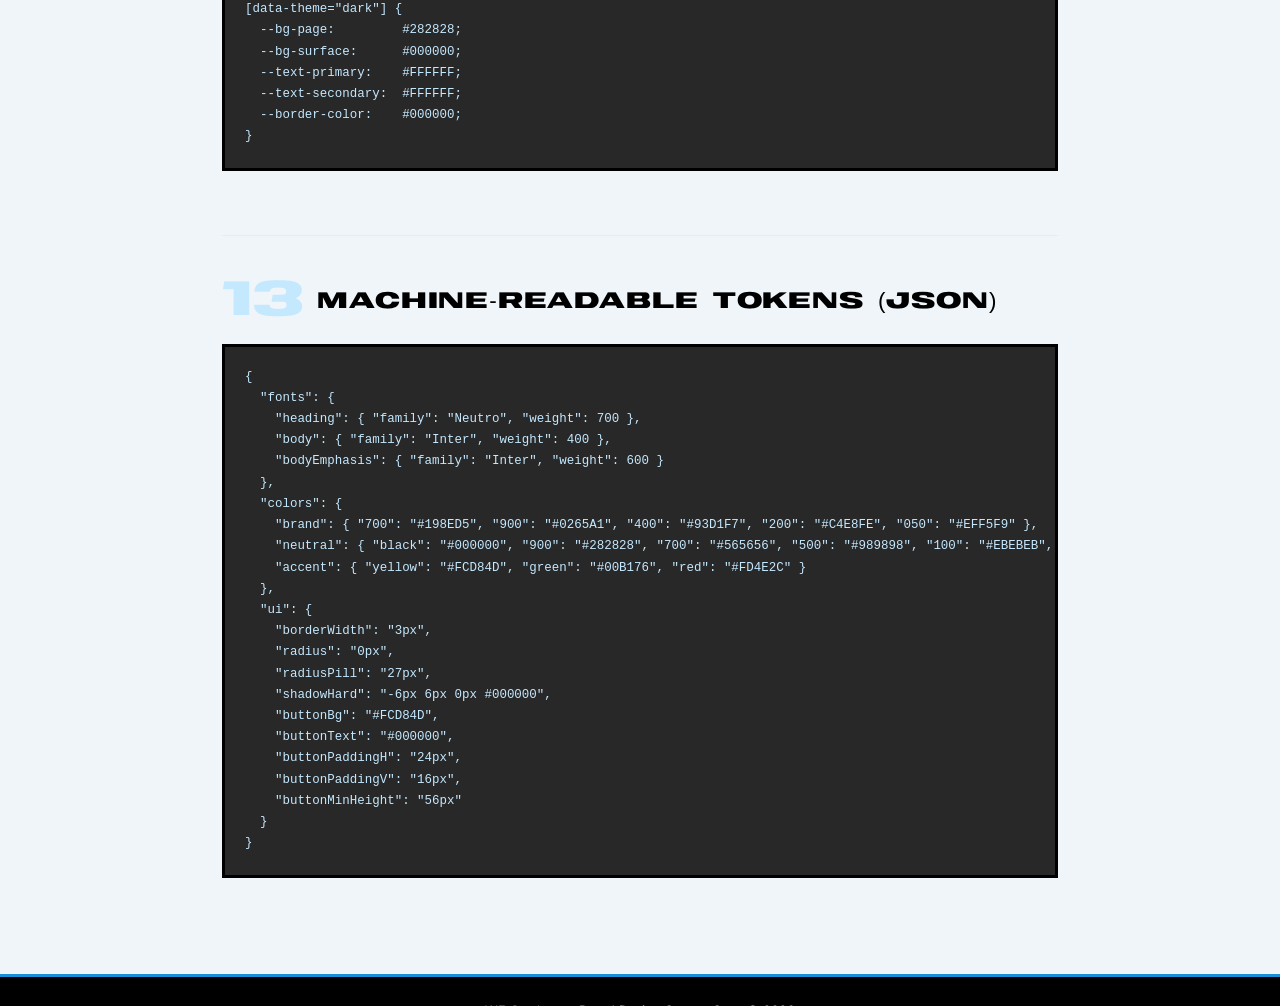
<file: spec.html>
<!DOCTYPE html>
<html lang="ru" data-theme="light">
<head>
  <meta charset="UTF-8">
  <meta name="viewport" content="width=device-width, initial-scale=1.0">
  <title>WF Catalyst — Brand System Spec</title>
  <meta name="description" content="Полная спецификация бренд-системы WF Catalyst для дизайнеров и разработчиков.">
  <link rel="preconnect" href="https://fonts.googleapis.com">
  <link rel="preconnect" href="https://fonts.gstatic.com" crossorigin>
  <link href="https://fonts.googleapis.com/css2?family=Inter:wght@400;500;600;700&display=swap" rel="stylesheet">
  <style>
    @font-face { font-family:'Neutro'; src:url('fonts/Neutro-Bold.otf') format('opentype'); font-weight:700; font-display:swap; }
    :root {
      --brand-700:#198ED5; --brand-900:#0265A1; --brand-400:#93D1F7; --brand-200:#C4E8FE; --brand-050:#EFF5F9;
      --black:#000; --gray-900:#282828; --gray-700:#565656; --gray-500:#989898; --gray-100:#EBEBEB; --white:#FFF;
      --yellow:#FCD84D; --green:#00B176; --red:#FD4E2C;
      --bw:3px; --rad:0px; --pill:27px;
      --fh:'Neutro',Impact,'Arial Black',sans-serif; --fb:'Inter',system-ui,sans-serif;
    }
    *,*::before,*::after{box-sizing:border-box;margin:0;padding:0}
    html{scroll-behavior:smooth;font-size:16px}
    body{font-family:var(--fb);font-weight:400;line-height:1.6;color:var(--black);background:var(--brand-050)}

    /* Layout */
    .wrap{max-width:900px;margin:0 auto;padding:2rem}

    /* Header */
    .spec-header{background:var(--black);color:var(--white);padding:3rem 2rem;border-bottom:var(--bw) solid var(--black);text-align:center}
    .spec-header h1{font-family:var(--fh);font-size:2.5rem;text-transform:uppercase;letter-spacing:.06em;margin-bottom:.5rem}
    .spec-header p{font-size:1rem;opacity:.8;max-width:60ch;margin:0 auto}
    .spec-header .tag{display:inline-block;font-family:var(--fh);font-size:.65rem;text-transform:uppercase;letter-spacing:.06em;padding:.3rem .8rem;border:3px solid var(--black);border-radius:var(--pill);margin-top:1rem;color:var(--black)}
    .spec-header .tag--blue{background:var(--brand-700);border-color:var(--black)}

    /* Sections */
    .spec-section{padding:2.5rem 0;border-bottom:1px solid var(--gray-100)}
    .spec-section:last-child{border-bottom:none}
    .sec-num{font-family:var(--fh);font-size:3rem;color:var(--brand-200);line-height:1;margin-right:.75rem;float:left}
    .sec-title{font-family:var(--fh);font-size:1.4rem;text-transform:uppercase;letter-spacing:.04em;margin-bottom:1.5rem;padding-top:.5rem}
    .subsec{font-family:var(--fb);font-weight:600;font-size:1rem;margin:1.5rem 0 .75rem;color:var(--brand-900)}

    /* Tables */
    table{width:100%;border-collapse:collapse;font-size:.85rem;margin-bottom:1.5rem}
    th,td{text-align:left;padding:.55rem .75rem;border:2px solid var(--black)}
    th{background:var(--brand-700);color:var(--white);font-weight:600;font-size:.75rem;text-transform:uppercase;letter-spacing:.05em}
    td{background:var(--white)}
    code{font-family:'SF Mono','Fira Code',monospace;font-size:.8rem;background:var(--brand-050);color:var(--brand-900);padding:.1rem .3rem}

    /* Swatches */
    .sg{display:grid;grid-template-columns:repeat(auto-fill,minmax(140px,1fr));gap:.75rem;margin-bottom:1.5rem}
    .sw{border:var(--bw) solid var(--black);overflow:hidden}
    .sw__c{height:70px}
    .sw__i{background:var(--white);padding:.5rem;font-size:.75rem}
    .sw__n{font-weight:600;margin-bottom:.1rem}
    .sw__h{font-family:'SF Mono',monospace;font-size:.75rem;color:var(--gray-700)}

    /* Cards */
    .card{background:var(--white);border:var(--bw) solid var(--black);padding:1.25rem;margin-bottom:1rem}

    /* Do/Don't */
    .dd{display:grid;grid-template-columns:1fr 1fr;gap:1rem;margin-bottom:1.5rem}
    .do-c,.dont-c{border:var(--bw) solid var(--black);padding:1.25rem}
    .do-c{background:var(--green);color:var(--black)}
    .dont-c{background:var(--red);color:var(--white)}
    .do-c h4,.dont-c h4{font-family:var(--fh);font-size:1rem;text-transform:uppercase;margin-bottom:.6rem}
    .do-c ul,.dont-c ul{list-style:none;padding:0}
    .do-c li,.dont-c li{padding:.25rem 0;font-size:.82rem;font-weight:500}
    .do-c li::before{content:'✓ ';font-weight:700}
    .dont-c li::before{content:'✕ ';font-weight:700}

    /* Button demo */
    .btn-demo{display:inline-block;font-family:var(--fh);font-size:.85rem;font-weight:700;text-transform:uppercase;letter-spacing:.05em;background:var(--yellow);color:var(--black);border:var(--bw) solid var(--black);border-radius:var(--rad);padding:16px 24px;box-shadow:-6px 6px 0 var(--black);margin:.5rem .75rem .5rem 0;cursor:default;min-height:56px}
    .pill-demo{display:inline-block;font-family:var(--fh);font-size:.6rem;font-weight:700;text-transform:uppercase;letter-spacing:.06em;padding:.25rem .7rem;border:3px solid var(--black);border-radius:var(--pill);margin:.3rem .4rem .3rem 0;color:var(--black)}
    .sec-cta-demo{display:inline-block;font-family:var(--fh);font-size:.7rem;font-weight:700;text-transform:uppercase;padding:.5rem 1.2rem;border:2px solid var(--black);border-radius:32px;margin:.5rem .75rem .5rem 0;cursor:default}

    /* Theme preview */
    .tp{border:var(--bw) solid var(--black);overflow:hidden;margin-bottom:1rem}
    .tp__h{font-family:var(--fh);font-size:.8rem;text-transform:uppercase;letter-spacing:.1em;padding:.7rem 1rem;border-bottom:var(--bw) solid var(--black)}
    .tp__b{padding:1rem}
    .tp__card{padding:.7rem;border:3px solid;margin-bottom:.5rem}

    /* Code block */
    .cb{background:var(--gray-900);color:var(--brand-200);border:var(--bw) solid var(--black);padding:1.25rem;overflow-x:auto;font-family:'SF Mono','Fira Code',monospace;font-size:.78rem;line-height:1.7;margin-bottom:1.5rem;white-space:pre}

    /* Principles */
    .pr{counter-reset:pr;list-style:none;padding:0}
    .pr li{counter-increment:pr;padding:.5rem 0 .5rem 2.2rem;font-size:.88rem;position:relative}
    .pr li::before{content:counter(pr);position:absolute;left:0;font-family:var(--fh);font-size:1rem;color:var(--brand-700);font-weight:700}

    /* Prompt */
    .prompt{background:var(--brand-700);color:var(--white);border:var(--bw) solid var(--black);padding:1.5rem;font-size:.88rem;line-height:1.6;margin-bottom:1.5rem}

    /* Footnotes */
    .note{background:var(--brand-200);border:var(--bw) solid var(--black);padding:1rem;font-size:.85rem;margin:1rem 0}

    /* Print */
    @media print{
      body{background:#fff;color:#000}
      .spec-header{background:#000;color:#fff;-webkit-print-color-adjust:exact;print-color-adjust:exact}
      th{background:var(--brand-700);-webkit-print-color-adjust:exact;print-color-adjust:exact}
      .sw__c,.do-c,.dont-c,.prompt,.note{-webkit-print-color-adjust:exact;print-color-adjust:exact}
      .spec-section{break-inside:avoid}
    }

    /* Footer */
    footer{background:var(--black);color:var(--white);text-align:center;padding:1.5rem;font-size:.8rem;border-top:var(--bw) solid var(--brand-700)}
    footer span{color:var(--brand-400)}

    @media(max-width:768px){
      .dd{grid-template-columns:1fr}
      .sg{grid-template-columns:repeat(auto-fill,minmax(100px,1fr))}
    }
  </style>
</head>
<body>

<!-- HEADER -->
<div class="spec-header">
  <h1>WF Catalyst</h1>
  <p>Brand Design System — полная спецификация для дизайнеров и разработчиков</p>
  <span class="tag tag--blue">Neo-Brutalism</span>
</div>

<div class="wrap">

<!-- 1. SUMMARY -->
<div class="spec-section">
  <span class="sec-num">01</span>
  <div class="sec-title">Обзор системы</div>
  <div style="clear:both"></div>
  <div class="card">
    <p>WF Catalyst использует <strong>жёсткую, высококонтрастную, модульную</strong> визуальную систему:</p>
    <ul style="margin:.75rem 0 0 1.2rem;font-size:.9rem">
      <li>Чёрные бордеры <code>3px</code> на всём — <strong>всегда чёрные, никогда белые</strong></li>
      <li>Плоские заливки, без градиентов</li>
      <li>Блочная композиция с чёткими секциями/карточками</li>
      <li>Геометрические заголовки верхним регистром (Neutro Bold / Resolve Sans Black Ext для кириллицы)</li>
      <li><code>#93D1F7</code> (brand-400) — <strong>основной цвет поверхностей</strong> (карточки, панели)</li>
      <li>Жёлтый <code>#FCD84D</code> — цвет CTA</li>
      <li>Тень: <strong>влево-вниз</strong> <code>-6px 6px 0</code></li>
      <li>Тёмная/светлая темы с одинаковыми правилами</li>
    </ul>
    <p style="margin-top:.75rem;font-style:italic;font-size:.85rem;color:var(--gray-700)">Стиль: прямой, смелый, чистый, операционный — немного агрессивный в хорошем смысле.</p>
  </div>
</div>

<!-- 2. COLORS -->
<div class="spec-section">
  <span class="sec-num">02</span>
  <div class="sec-title">Цветовая палитра</div>
  <div style="clear:both"></div>

  <div class="subsec">2.1 Core Blue Scale</div>
  <div class="sg">
    <div class="sw"><div class="sw__c" style="background:#93D1F7"></div><div class="sw__i"><div class="sw__n">brand-400 ★</div><div class="sw__h">#93D1F7</div><div style="font-size:.68rem;color:#989898;margin-top:.1rem">Основной цвет поверхностей</div></div></div>
    <div class="sw"><div class="sw__c" style="background:#EFF5F9"></div><div class="sw__i"><div class="sw__n">brand-050</div><div class="sw__h">#EFF5F9</div><div style="font-size:.68rem;color:#989898;margin-top:.1rem">Фон страницы (не белый!)</div></div></div>
    <div class="sw"><div class="sw__c" style="background:#198ED5"></div><div class="sw__i"><div class="sw__n">brand-700</div><div class="sw__h">#198ED5</div><div style="font-size:.68rem;color:#989898;margin-top:.1rem">Вспомогательный</div></div></div>
    <div class="sw"><div class="sw__c" style="background:#0265A1"></div><div class="sw__i"><div class="sw__n">brand-900</div><div class="sw__h">#0265A1</div><div style="font-size:.68rem;color:#989898;margin-top:.1rem">Вспомогательный</div></div></div>
    <div class="sw"><div class="sw__c" style="background:#C4E8FE"></div><div class="sw__i"><div class="sw__n">brand-200</div><div class="sw__h">#C4E8FE</div><div style="font-size:.68rem;color:#989898;margin-top:.1rem">Вспомогательный</div></div></div>
  </div>

  <div class="subsec">2.2 Monochrome</div>
  <div class="sg">
    <div class="sw"><div class="sw__c" style="background:#000"></div><div class="sw__i"><div class="sw__n">black</div><div class="sw__h">#000000</div></div></div>
    <div class="sw"><div class="sw__c" style="background:#282828"></div><div class="sw__i"><div class="sw__n">gray-900</div><div class="sw__h">#282828</div></div></div>
    <div class="sw"><div class="sw__c" style="background:#565656"></div><div class="sw__i"><div class="sw__n">gray-700</div><div class="sw__h">#565656</div></div></div>
    <div class="sw"><div class="sw__c" style="background:#989898"></div><div class="sw__i"><div class="sw__n">gray-500</div><div class="sw__h">#989898</div></div></div>
    <div class="sw"><div class="sw__c" style="background:#EBEBEB"></div><div class="sw__i"><div class="sw__n">gray-100</div><div class="sw__h">#EBEBEB</div></div></div>
    <div class="sw"><div class="sw__c" style="background:#FFF"></div><div class="sw__i"><div class="sw__n">white</div><div class="sw__h">#FFFFFF</div></div></div>
  </div>

  <div class="subsec">2.3 Accent / Semantic</div>
  <div class="sg">
    <div class="sw"><div class="sw__c" style="background:#FCD84D"></div><div class="sw__i"><div class="sw__n">yellow</div><div class="sw__h">#FCD84D</div><div style="font-size:.68rem;color:#989898;margin-top:.1rem">CTA / Warning</div></div></div>
    <div class="sw"><div class="sw__c" style="background:#00B176"></div><div class="sw__i"><div class="sw__n">green</div><div class="sw__h">#00B176</div><div style="font-size:.68rem;color:#989898;margin-top:.1rem">Success</div></div></div>
    <div class="sw"><div class="sw__c" style="background:#FD4E2C"></div><div class="sw__i"><div class="sw__n">red</div><div class="sw__h">#FD4E2C</div><div style="font-size:.68rem;color:#989898;margin-top:.1rem">Error</div></div></div>
  </div>

  <div class="note">
    <strong>Правило:</strong> <code>#93D1F7</code> (brand-400) — <strong>основной рабочий цвет поверхностей</strong>. Остальные синие (700, 900, 200) — равнозначные вспомогательные для тегов и мелких элементов. Не более ~10% площади. Акценты (жёлтый <code>#FCD84D</code>, зелёный <code>#00B176</code>, красный <code>#FD4E2C</code>) — только семантика.
  </div>
</div>

<!-- 3. THEMES -->
<div class="spec-section">
  <span class="sec-num">03</span>
  <div class="sec-title">Темы</div>
  <div style="clear:both"></div>

  <div style="display:grid;grid-template-columns:1fr 1fr;gap:1rem;margin-bottom:1rem">
    <div class="tp">
      <div class="tp__h" style="background:#000;color:#fff">Light (по умолчанию)</div>
      <div class="tp__b" style="background:#EFF5F9">
        <div class="tp__card" style="background:#FFF;color:#000;border-color:#000">Карточка на светлом фоне</div>
        <div style="font-size:.78rem"><strong>Фон:</strong> #EFF5F9 &nbsp; <strong>Карточка:</strong> #FFFFFF &nbsp; <strong>Текст:</strong> #000000</div>
      </div>
    </div>
    <div class="tp">
      <div class="tp__h" style="background:var(--brand-700);color:#fff">Dark</div>
      <div class="tp__b" style="background:#282828">
        <div class="tp__card" style="background:#000;color:#FFF;border-color:#000">Карточка на тёмном фоне</div>
        <div style="font-size:.78rem;color:#fff"><strong>Фон:</strong> #282828 &nbsp; <strong>Карточка:</strong> #000000 &nbsp; <strong>Текст:</strong> #FFFFFF</div>
      </div>
    </div>
  </div>

  <table>
    <tr><th>Параметр</th><th>Light</th><th>Dark</th></tr>
    <tr><td>Фон страницы</td><td><code>#EFF5F9</code></td><td><code>#282828</code></td></tr>
    <tr><td>Поверхность (карточки)</td><td><code>#FFFFFF</code></td><td><code>#000000</code></td></tr>
    <tr><td>Основной текст</td><td><code>#000000</code></td><td><code>#FFFFFF</code></td></tr>
    <tr><td>Вторичный текст</td><td><code>#565656</code></td><td><code>#FFFFFF</code></td></tr>
    <tr><td>Бордеры</td><td><code>#000000</code></td><td><code>#000000</code> — <strong>всегда чёрные</strong></td></tr>
  </table>
</div>

<!-- 4. TYPOGRAPHY -->
<div class="spec-section">
  <span class="sec-num">04</span>
  <div class="sec-title">Типографика</div>
  <div style="clear:both"></div>

  <div class="subsec">Шрифтовой стек</div>
  <div class="card" style="margin-bottom:1.5rem">
    <div style="font-family:var(--fh);font-size:2rem;text-transform:uppercase;letter-spacing:.02em;margin-bottom:.25rem">Neutro Bold — заголовки, CTA (Latin)</div>
    <div style="font-family:var(--fb);font-weight:700;font-size:1.5rem;margin-bottom:.25rem">Resolve Sans Black Ext — заголовки (кириллица)</div>
    <div style="font-family:var(--fb);font-size:1rem;line-height:1.6;color:var(--gray-700)">Inter Regular / Semi Bold — body, подписи, UI</div>
  </div>
  <div class="note">Типографическая шкала спроектирована для <strong>1920px viewport</strong>. Для 1440px и ниже — пересчитывать пропорционально.</div>

  <div class="subsec">Типографическая шкала</div>
  <table>
    <tr><th>Токен</th><th>Шрифт</th><th>Вес</th><th>Размер</th><th>Интерлиньяж</th><th>Применение</th></tr>
    <tr><td><code>h1</code></td><td>Neutro</td><td>700</td><td>120px</td><td>120px (1.0)</td><td>Hero, заголовок страницы</td></tr>
    <tr><td><code>h2</code></td><td>Neutro</td><td>700</td><td>70px</td><td>80px (1.14)</td><td>Заголовки секций</td></tr>
    <tr><td><code>h3</code></td><td>Neutro</td><td>700</td><td>50px</td><td>60px (1.2)</td><td>Подзаголовки, карточки</td></tr>
    <tr><td><code>subtitle</code></td><td>Neutro</td><td>700</td><td>60px</td><td>76px (1.26)</td><td>Подзаголовок баннера</td></tr>
    <tr><td><code>body-lg</code></td><td>Inter</td><td>400</td><td>38px</td><td>46px (1.21)</td><td>Крупный параграф</td></tr>
    <tr><td><code>body-md</code></td><td>Inter</td><td>400</td><td>32px</td><td>42px (1.31)</td><td>Средний параграф</td></tr>
    <tr><td><code>body</code></td><td>Inter</td><td>400</td><td>24px</td><td>32px (1.33)</td><td>Основной текст</td></tr>
    <tr><td><code>section-label</code></td><td>Inter</td><td>600</td><td>50px</td><td>50px (1.0)</td><td>Название секции</td></tr>
    <tr><td><code>caption</code></td><td>Inter</td><td>400</td><td>16px</td><td>24px (1.5)</td><td>Сноски, хелпер</td></tr>
    <tr><td><code>label</code></td><td>Inter</td><td>500</td><td>20px</td><td>20px (1.0)</td><td>Подписи цветов, теги</td></tr>
    <tr><td><code>button</code></td><td>Neutro</td><td>700</td><td>20px</td><td>24px (1.2)</td><td>Кнопки, CTA</td></tr>
    <tr><td><code>tag</code></td><td>Neutro</td><td>700</td><td>18px</td><td>18px (1.0)</td><td>Бейджи</td></tr>
  </table>
</div>

<!-- 5. BORDERS & SHADOW -->
<div class="spec-section">
  <span class="sec-num">05</span>
  <div class="sec-title">Бордеры, тени, углы</div>
  <div style="clear:both"></div>

  <table>
    <tr><th>Свойство</th><th>Значение</th></tr>
    <tr><td>Border width</td><td><code>3px</code></td></tr>
    <tr><td>Border color</td><td><code>#000000</code></td></tr>
    <tr><td>Border radius</td><td><code>0px</code> (все блоки)</td></tr>
    <tr><td>Pill radius</td><td><code>27px</code> (только теги/бейджи)</td></tr>
    <tr><td>Divider</td><td><code>1px solid #989898</code></td></tr>
    <tr><td>Hard shadow</td><td><code>-6px 6px 0px #000000</code> (влево-вниз, без blur)</td></tr>
  </table>

  <div class="note">
    Тень используется <strong>только</strong> на кнопках и ключевых интерактивных элементах. Карточки по умолчанию без тени. Бордеры <strong>всегда чёрные</strong> — никогда белые.
  </div>
</div>

<!-- 6. BUTTONS -->
<div class="spec-section">
  <span class="sec-num">06</span>
  <div class="sec-title">Кнопки и элементы</div>
  <div style="clear:both"></div>

  <div class="subsec">6.1 Primary CTA</div>
  <div style="margin-bottom:1rem">
    <span class="btn-demo">START A PROJECT</span>
  </div>
  <table>
    <tr><th>Свойство</th><th>Значение</th></tr>
    <tr><td>Background</td><td><code>#FCD84D</code></td></tr>
    <tr><td>Border</td><td><code>3px solid #000000</code></td></tr>
    <tr><td>Border-radius</td><td><code>0px</code></td></tr>
    <tr><td>Shadow</td><td><code>-6px 6px 0px #000000</code></td></tr>
    <tr><td>Padding</td><td><code>24px</code> horizontal, <code>16px</code> vertical</td></tr>
    <tr><td>Font</td><td>Neutro Bold 700 / Resolve Sans Black Ext (Cyrillic), 20px/24px</td></tr>
    <tr><td>Text</td><td><code>#000000</code>, uppercase</td></tr>
    <tr><td>Min height</td><td>56px</td></tr>
  </table>

  <div class="subsec">6.2 Pill Tag / Badge</div>
  <div style="margin-bottom:1rem">
    <span class="pill-demo" style="background:var(--brand-200)">BRAND</span>
    <span class="pill-demo" style="background:var(--brand-700)">ACTIVE</span>
    <span class="pill-demo" style="background:var(--yellow)">NEW</span>
  </div>
  <table>
    <tr><th>Свойство</th><th>Значение</th></tr>
    <tr><td>Border</td><td><code>3px solid #000000</code></td></tr>
    <tr><td>Radius</td><td><code>27px</code> (pill)</td></tr>
    <tr><td>Font</td><td>Neutro Bold 700, 18px</td></tr>
    <tr><td>Text color</td><td><code>#000000</code> — <strong>всегда чёрный</strong></td></tr>
    <tr><td>Padding</td><td>12px 27px</td></tr>
  </table>

  <div class="note">Текст на тегах <strong>всегда чёрный</strong>. Белый текст на тегах не используется. Бордер тегов — <strong>3px</strong>, как и у всех остальных элементов.</div>
</div>

<!-- 7. USAGE RULES -->
<div class="spec-section">
  <span class="sec-num">07</span>
  <div class="sec-title">Правила использования цветов</div>
  <div style="clear:both"></div>

  <table>
    <tr><th>Элемент</th><th>Цвет(а)</th></tr>
    <tr><td><strong>Карточки / панели</strong></td><td><code>#93D1F7</code> (brand-400) — <strong>основной рабочий цвет</strong></td></tr>
    <tr><td>Фон страницы (light)</td><td><code>#EFF5F9</code> — не белый!</td></tr>
    <tr><td>Фон страницы (dark)</td><td><code>#282828</code></td></tr>
    <tr><td>Белые карточки (light)</td><td><code>#FFFFFF</code></td></tr>
    <tr><td>Теги, выделения</td><td><code>#198ED5</code>, <code>#0265A1</code>, <code>#C4E8FE</code> (равнозначные)</td></tr>
    <tr><td>Бордеры</td><td><code>#000000</code> — <strong>всегда чёрные, обе темы</strong></td></tr>
    <tr><td>Кнопки CTA</td><td><code>#FCD84D</code></td></tr>
    <tr><td>Success</td><td><code>#00B176</code></td></tr>
    <tr><td>Warning</td><td><code>#FCD84D</code></td></tr>
    <tr><td>Error</td><td><code>#FD4E2C</code></td></tr>
    <tr><td>Заголовки (light)</td><td><code>#000000</code></td></tr>
    <tr><td>Заголовки (dark)</td><td><code>#FFFFFF</code></td></tr>
    <tr><td>Вторичный текст (light)</td><td><code>#565656</code></td></tr>
    <tr><td>Вторичный текст (dark)</td><td><code>#FFFFFF</code> (fallback: <code>#EBEBEB</code>)</td></tr>
  </table>
</div>

<!-- 8. DO/DON'T -->
<div class="spec-section">
  <span class="sec-num">08</span>
  <div class="sec-title">Do / Don't</div>
  <div style="clear:both"></div>

  <div class="dd">
    <div class="do-c">
      <h4>✅ DO</h4>
      <ul>
        <li>Плоские заливки</li>
        <li>Чёрные бордеры 3px на всём — никогда белые</li>
        <li>border-radius: 0</li>
        <li>Жёсткая тень <code>-6px 6px 0</code> (влево-вниз)</li>
        <li>UPPERCASE Neutro / Resolve Sans для заголовков</li>
        <li>brand-400 (#93D1F7) для карточек/панелей</li>
        <li>Цвета строго по токенам, с hex-кодами</li>
        <li>Высокий контраст ≥ 4.5:1</li>
        <li>Модульная сетка</li>
      </ul>
    </div>
    <div class="dont-c">
      <h4>❌ DON'T</h4>
      <ul>
        <li>Градиенты</li>
        <li>Мягкие тени / drop shadow / glow</li>
        <li>Скруглённые углы (кроме pill)</li>
        <li>Тонкие серые бордеры</li>
        <li>Белые бордеры — никогда</li>
        <li>Голубые полоски / декоративные линии</li>
        <li>Пастельные макеты без чёрной структуры</li>
        <li>Glassmorphism</li>
        <li>Rounded friendly SaaS-стиль</li>
        <li>Хелпер-синие (700/900/200) для больших поверхностей</li>
        <li>Белый текст на синих тегах</li>
      </ul>
    </div>
  </div>
</div>

<!-- 9. COMPOSITION -->
<div class="spec-section">
  <span class="sec-num">09</span>
  <div class="sec-title">Композиция</div>
  <div style="clear:both"></div>

  <div class="subsec">Иерархия контраста</div>
  <div style="margin-bottom:1rem">
    <div style="display:flex;align-items:center;gap:.75rem;padding:.7rem 1rem;border:3px solid #000;margin-bottom:-3px;font-weight:600;background:#fff">
      <span style="font-family:var(--fh);font-size:1.2rem;width:1.5rem">1</span>
      <span style="flex:1">Структура</span>
      <span style="font-family:monospace;font-size:.75rem">#000 / #FFF</span>
    </div>
    <div style="display:flex;align-items:center;gap:.75rem;padding:.7rem 1rem;border:3px solid #000;margin-bottom:-3px;font-weight:600;background:var(--brand-400)">
      <span style="font-family:var(--fh);font-size:1.2rem;width:1.5rem">2</span>
      <span style="flex:1">Основной цвет поверхностей</span>
      <span style="font-family:monospace;font-size:.75rem">#93D1F7</span>
    </div>
    <div style="display:flex;align-items:center;gap:.75rem;padding:.7rem 1rem;border:3px solid #000;margin-bottom:-3px;font-weight:600;background:var(--brand-700)">
      <span style="font-family:var(--fh);font-size:1.2rem;width:1.5rem">3</span>
      <span style="flex:1">Вспомогательные (теги, акценты)</span>
      <span style="font-family:monospace;font-size:.75rem">#198ED5 / #0265A1 / #C4E8FE</span>
    </div>
    <div style="display:flex;align-items:center;gap:.75rem;padding:.7rem 1rem;border:3px solid #000;margin-bottom:-3px;font-weight:600;background:var(--yellow)">
      <span style="font-family:var(--fh);font-size:1.2rem;width:1.5rem">4</span>
      <span style="flex:1">Действие</span>
      <span style="font-family:monospace;font-size:.75rem">#FCD84D</span>
    </div>
    <div style="display:flex;align-items:center;gap:.75rem;padding:.7rem 1rem;border:3px solid #000;font-weight:600;background:var(--green)">
      <span style="font-family:var(--fh);font-size:1.2rem;width:1.5rem">5</span>
      <span style="flex:1">Семантика</span>
      <span style="font-family:monospace;font-size:.75rem">#00B176 / #FD4E2C</span>
    </div>
  </div>

  <div class="subsec">Прогрессия цветов для графиков</div>
  <div style="display:flex;border:3px solid #000;overflow:hidden;margin-bottom:1rem">
    <div style="flex:1;height:50px;background:#C4E8FE;display:flex;align-items:center;justify-content:center;font-family:monospace;font-size:.65rem;font-weight:600">#C4E8FE</div>
    <div style="flex:1;height:50px;background:#93D1F7;display:flex;align-items:center;justify-content:center;font-family:monospace;font-size:.65rem;font-weight:600">#93D1F7</div>
    <div style="flex:1;height:50px;background:#198ED5;display:flex;align-items:center;justify-content:center;font-family:monospace;font-size:.65rem;font-weight:600">198ED5</div>
    <div style="flex:1;height:50px;background:#0265A1;display:flex;align-items:center;justify-content:center;font-family:monospace;font-size:.65rem;font-weight:600;color:#fff">#0265A1</div>
  </div>

  <div class="subsec">Паттерны макетов</div>
  <div class="card">
    <p><strong>Hero Section:</strong> Белая карточка с 3px чёрным бордером. Слева: заголовок (Neutro) + текст (Inter) + CTA. Справа: чёрный фон с перекрывающим блоком (белый или синий #93D1F7).</p>
    <p style="margin-top:.5rem"><strong>Two-Column Card:</strong> Равные колонки с бордером. Опционально: тёмная левая с белым текстом.</p>
    <p style="margin-top:.5rem"><strong>Full-Dark Card:</strong> Фон #000, текст #FFF, графика с синей шкалой, жёлтый CTA с тенью.</p>
  </div>
</div>

<!-- 10. PRINCIPLES -->
<div class="spec-section">
  <span class="sec-num">10</span>
  <div class="sec-title">Принципы дизайна</div>
  <div style="clear:both"></div>

  <ol class="pr">
    <li><strong>Neo-brutalism:</strong> Жёсткие чёрные бордеры на всём. Без мягких теней, градиентов, скруглений (кроме pill).</li>
    <li><strong>Чёрные бордеры всегда:</strong> #000 по 3px на всех карточках, кнопках, тегах. Белые бордеры — никогда.</li>
    <li><strong>Тень влево-вниз:</strong> Кнопки — сплошной чёрный прямоугольник <code>-6px 6px 0</code> (без blur).</li>
    <li><strong>Смелая типографика:</strong> Neutro Bold (Latin) / Resolve Sans Black Ext (Cyrillic) — uppercase, геометрический.</li>
    <li><strong>Чистый body-текст:</strong> Inter для всего основного текста — современный, читабельный, нейтральный.</li>
    <li><strong>brand-400 — основной:</strong> #93D1F7 — цвет поверхностей. Остальные синие — равнозначные хелперы для тегов.</li>
    <li><strong>Жёлтый CTA:</strong> Основной call-to-action — #FCD84D с чёрным текстом и тенью.</li>
    <li><strong>Акценты умеренно:</strong> Жёлтый #FCD84D, зелёный #00B176, красный #FD4E2C — только семантика, ≤10%.</li>
    <li><strong>Две темы:</strong> Light/dark с одинаковыми структурными правилами. Бордеры чёрные в обеих.</li>
    <li><strong>Геометрические макеты:</strong> Карточки, блоки и секции — прямоугольные, строгая сетка.</li>
  </ol>
</div>

<!-- 11. AI PROMPT -->
<div class="spec-section">
  <span class="sec-num">11</span>
  <div class="sec-title">Компактный промпт (AI / quick-ref)</div>
  <div style="clear:both"></div>

  <div class="prompt">
    WF Catalyst visual style = bold modular system with heavy black borders (3px, always black, never white), flat colors, zero radius, Neutro Bold 700 (Latin) / Resolve Sans Black Ext (Cyrillic) for headings, Inter 400/600 for body. Primary surface color <strong>#93D1F7</strong> (brand-400) for cards/panels. Helper blues #198ED5, #0265A1, #C4E8FE — equal-level, only for tags/highlights. Page background #EFF5F9 (not white). Dark background #282828. Yellow CTA <strong>#FCD84D</strong> with shadow -6px 6px 0 #000. Semantic green #00B176, red #FD4E2C. Tags: 3px border, black text always. No white borders, no blue stripes, no soft gradients, no rounded SaaS look, no glassmorphism.
  </div>
</div>

<!-- 12. CSS TOKENS -->
<div class="spec-section">
  <span class="sec-num">12</span>
  <div class="sec-title">CSS Custom Properties</div>
  <div style="clear:both"></div>

  <div class="cb">:root {
  /* Core Blue Scale */
  --color-brand-700: #198ED5;  /* PRIMARY */
  --color-brand-900: #0265A1;
  --color-brand-400: #93D1F7;
  --color-brand-200: #C4E8FE;
  --color-brand-050: #EFF5F9;

  /* Monochrome */
  --color-black:    #000000;
  --color-gray-900: #282828;
  --color-gray-700: #565656;
  --color-gray-500: #989898;
  --color-gray-100: #EBEBEB;
  --color-white:    #FFFFFF;

  /* Accent / Semantic */
  --color-yellow:   #FCD84D;  /* CTA + Warning */
  --color-green:    #00B176;  /* Success */
  --color-red:      #FD4E2C;  /* Error */

  /* Typography */
  --font-heading: 'Neutro', 'Resolve Sans', sans-serif;
  --font-heading-cyrillic: 'Resolve Sans', sans-serif;
  --font-body:    'Inter', sans-serif;

  /* Borders — ALWAYS black, never white */
  --border-width:      3px;
  --border-color:      #000000;
  --border-radius:     0px;
  --border-radius-pill: 27px;

  /* Shadow — left-down */
  --shadow-hard: -6px 6px 0px #000000;
}

/* Light Theme (default) */
[data-theme="light"] {
  --bg-page:         #EFF5F9;
  --bg-surface:      #FFFFFF;
  --text-primary:    #000000;
  --text-secondary:  #565656;
}

/* Dark Theme — borders stay #000 */
[data-theme="dark"] {
  --bg-page:         #282828;
  --bg-surface:      #000000;
  --text-primary:    #FFFFFF;
  --text-secondary:  #FFFFFF;
  --border-color:    #000000;
}</div>
</div>

<!-- 13. JSON TOKENS -->
<div class="spec-section">
  <span class="sec-num">13</span>
  <div class="sec-title">Machine-Readable Tokens (JSON)</div>
  <div style="clear:both"></div>

  <div class="cb">{
  "fonts": {
    "heading": { "family": "Neutro", "weight": 700 },
    "body": { "family": "Inter", "weight": 400 },
    "bodyEmphasis": { "family": "Inter", "weight": 600 }
  },
  "colors": {
    "brand": { "700": "#198ED5", "900": "#0265A1", "400": "#93D1F7", "200": "#C4E8FE", "050": "#EFF5F9" },
    "neutral": { "black": "#000000", "900": "#282828", "700": "#565656", "500": "#989898", "100": "#EBEBEB", "white": "#FFFFFF" },
    "accent": { "yellow": "#FCD84D", "green": "#00B176", "red": "#FD4E2C" }
  },
  "ui": {
    "borderWidth": "3px",
    "radius": "0px",
    "radiusPill": "27px",
    "shadowHard": "-6px 6px 0px #000000",
    "buttonBg": "#FCD84D",
    "buttonText": "#000000",
    "buttonPaddingH": "24px",
    "buttonPaddingV": "16px",
    "buttonMinHeight": "56px"
  }
}</div>
</div>

</div><!-- /wrap -->

<footer><span>WF Catalyst</span> — Brand Design System Spec © 2026</footer>

</body>
</html>
</file>
